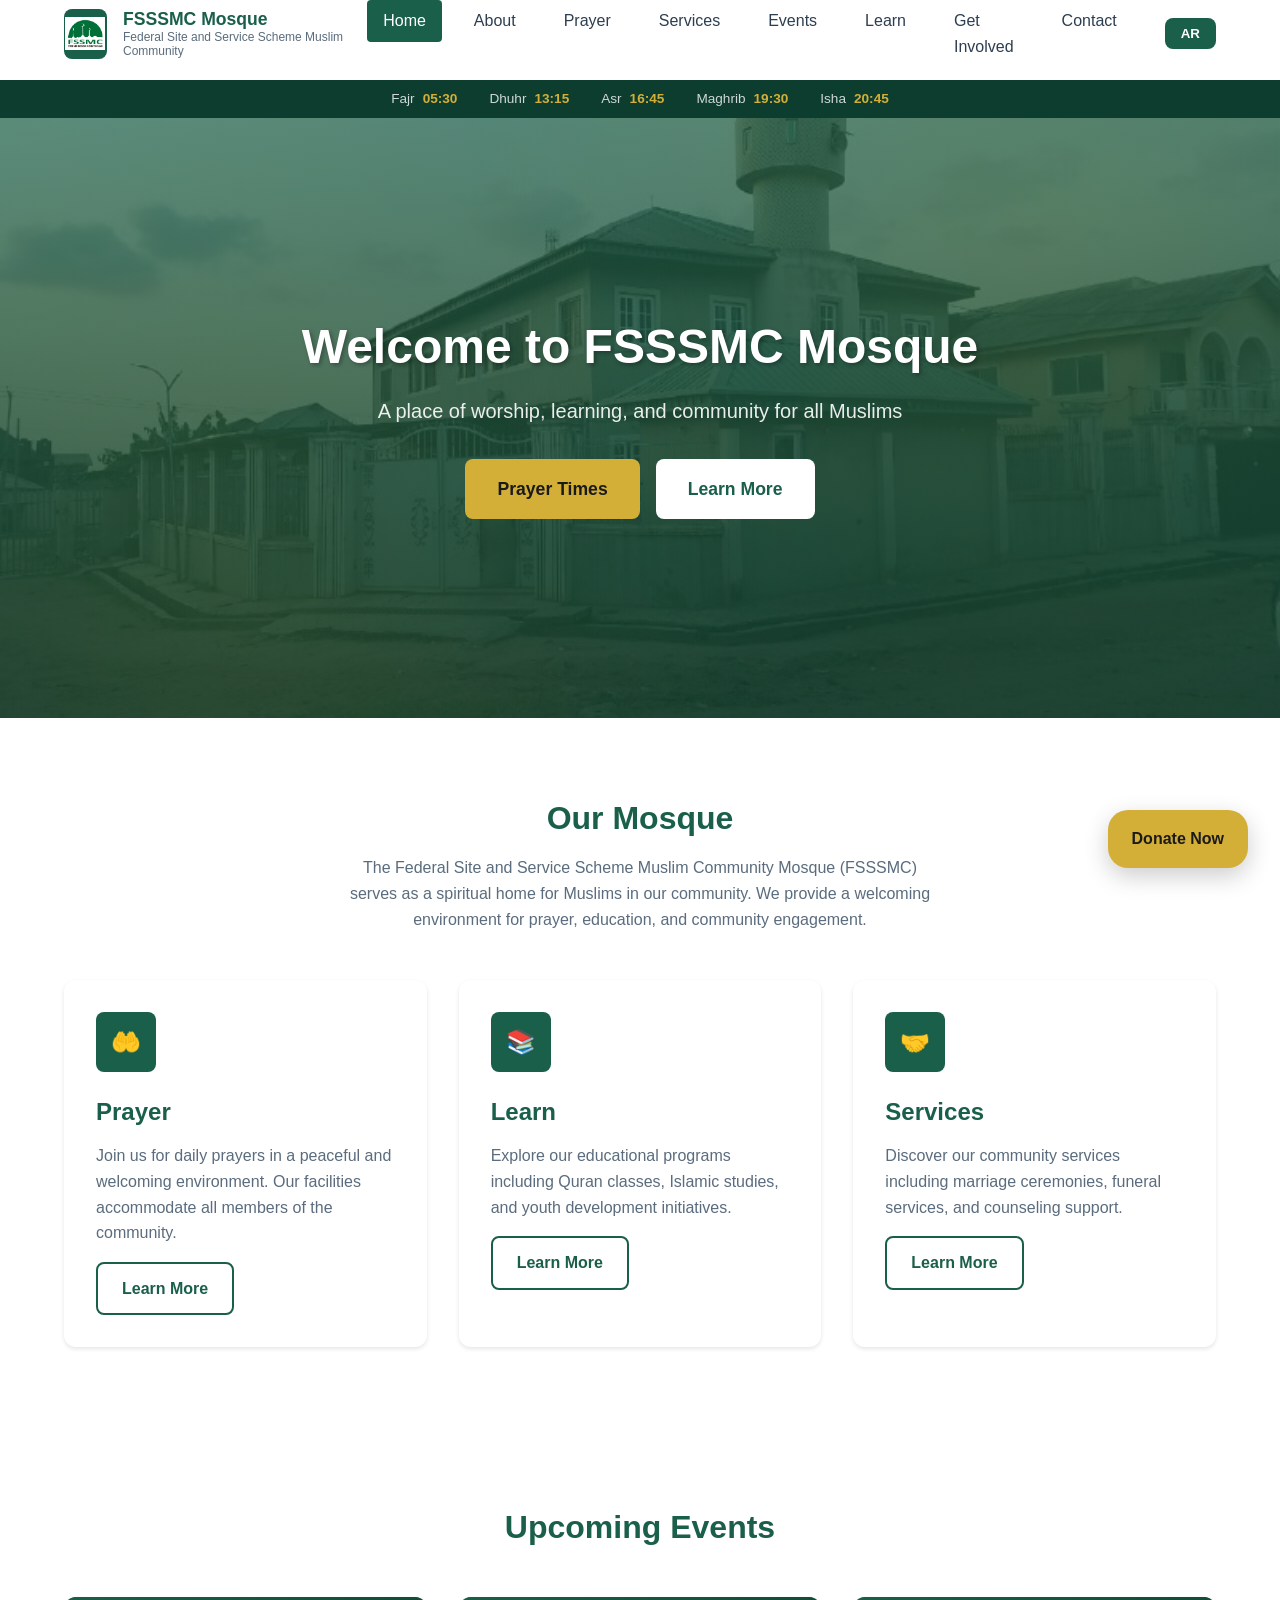
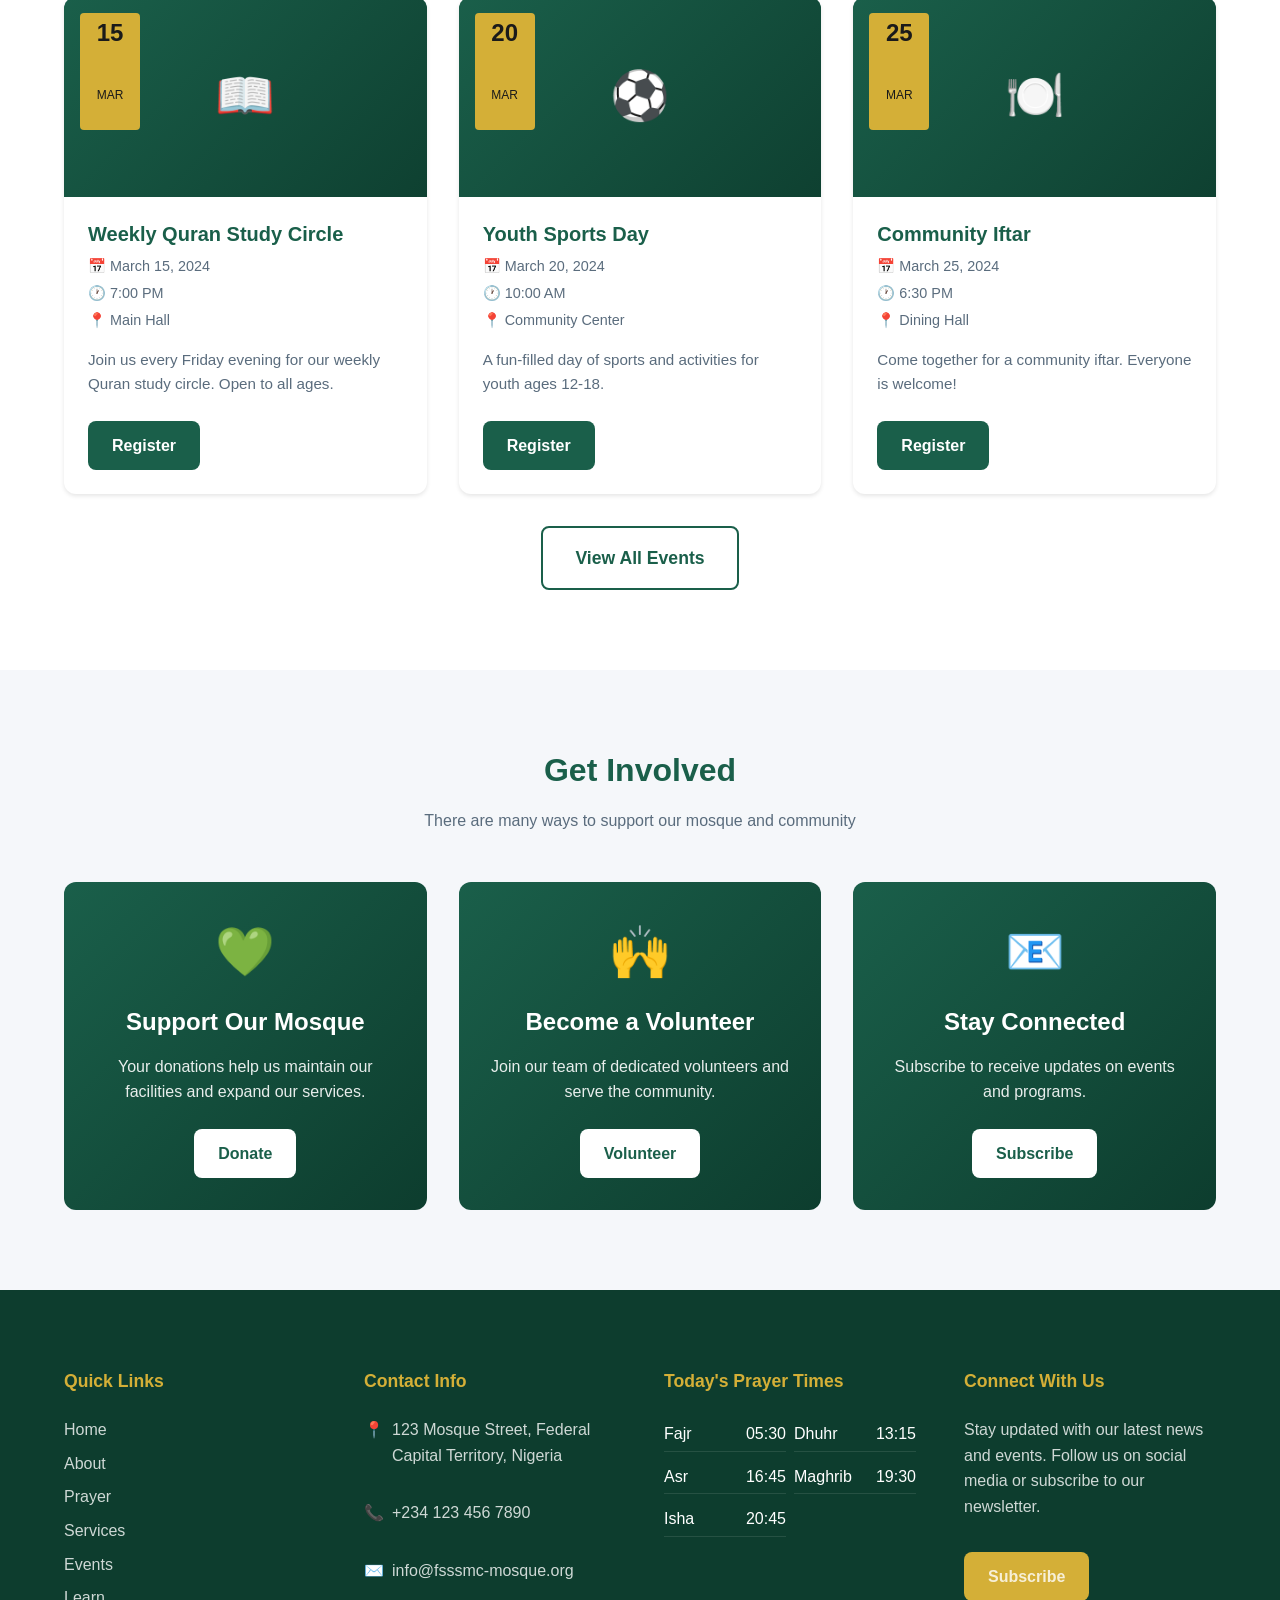
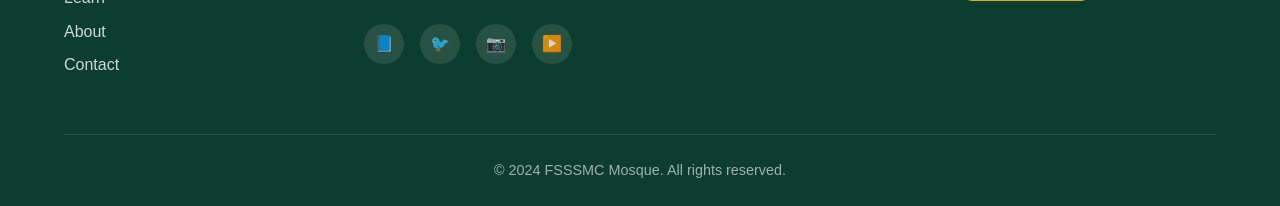
<file: fsssmc/fssscm.html/index.html>
<!DOCTYPE html>
<html lang="en" dir="ltr">
<head>
  <meta charset="UTF-8">
  <meta name="viewport" content="width=device-width, initial-scale=1.0">
  <meta name="description" content="Federal Site and Service Scheme Muslim Community Mosque - A place of worship, learning, and community for all Muslims">
  <meta name="keywords" content="mosque, islam, prayer, muslim, community, FSSSMC">
  <meta name="author" content="FSSSMC Mosque">
  <meta name="theme-color" content="#1a5f4a">
  
  <title>FSSSMC Mosque - Home</title>
  
  <!-- Favicon -->
 <link rel="icon" type="image/png" href="weblogo.png">
 

  <!-- Stylesheet -->
  <link rel="stylesheet" href="css/style.css">
</head>
<body>
   <!-- Prayer Times Ticker -->
  <div class="prayer-ticker">
    <div class="container">
      <div class="prayer-ticker-content">
        <div class="prayer-ticker-item">
          <span class="prayer-ticker-label" data-i18n="prayer_fajr">Fajr:</span>
          <span class="prayer-ticker-time" data-prayer="fajr">05:56</span>
        </div>
        <div class="prayer-ticker-item">
          <span class="prayer-ticker-label" data-i18n="prayer_dhuhr">Dhuhr:</span>
          <span class="prayer-ticker-time" data-prayer="dhuhr">12:56</span>
        </div>
        <div class="prayer-ticker-item">
          <span class="prayer-ticker-label" data-i18n="prayer_asr">Asr:</span>
          <span class="prayer-ticker-time" data-prayer="asr">16:08</span>
        </div>
        <div class="prayer-ticker-item">
          <span class="prayer-ticker-label" data-i18n="prayer_maghrib">Maghrib:</span>
          <span class="prayer-ticker-time" data-prayer="maghrib">18:58</span>
        </div>
        <div class="prayer-ticker-item">
          <span class="prayer-ticker-label" data-i18n="prayer_isha">Isha:</span>
          <span class="prayer-ticker-time" data-prayer="isha">19:55</span>
        </div>
      </div>
    </div>
  </div>
  
  <!-- Header -->
  <header class="header" role="banner">
    <div class="header-container">
      <!-- Logo -->
      <a href="index.html" class="logo" aria-label="FSSSMC Mosque Home">
        <div class="logo-icon">
  <img src="sumayyah.png" alt="FSSSMC Logo">
</div>
        <div class="logo-text">
          <span class="logo-title" data-i18n="logo_title">FSSSMC Mosque</span>
          <span class="logo-subtitle" data-i18n="logo_subtitle">Federal Site and Service Scheme Muslim Community</span>
        </div>
      </a>
      
      <!-- Navigation -->
      <nav class="nav" role="navigation" aria-label="Main Navigation">
        <ul class="nav-menu">
          <li><a href="index.html" class="nav-link active" data-i18n="nav_home">Home</a></li>
          <li><a href="about.html" class="nav-link" data-i18n="nav_about">About</a></li>
          <li><a href="prayer.html" class="nav-link" data-i18n="nav_prayer">Prayer</a></li>
          <li><a href="services.html" class="nav-link" data-i18n="nav_services">Services</a></li>
          <li><a href="events.html" class="nav-link" data-i18n="nav_events">Events</a></li>
          <li><a href="learn.html" class="nav-link" data-i18n="nav_learn">Learn</a></li>
          <li><a href="get-involved.html" class="nav-link" data-i18n="nav_get_involved">Get Involved</a></li>
          <li><a href="contact.html" class="nav-link" data-i18n="nav_contact">Contact</a></li>
        </ul>
        
        <!-- Header Actions -->
        <div class="header-actions">
          <button class="lang-toggle" type="button" aria-label="Toggle Language">AR</button>
        </div>
      </nav>
      
      <!-- Hamburger Menu -->
      <button class="hamburger" type="button" aria-label="Toggle Menu" aria-expanded="false">
        <span></span>
        <span></span>
        <span></span>
      </button>
    </div>
  </header>
  
  <!-- Main Content -->
  <main role="main">
    <!-- Hero Section -->
    <section class="hero" aria-label="Welcome">
      <div class="hero-content">
        <h1 class="hero-title" data-i18n="hero_title">Welcome to FSSSMC Mosque</h1>
        <p class="hero-subtitle" data-i18n="hero_subtitle">A place of worship, learning, and community for all Muslims</p>
        <div class="hero-cta">
          <a href="prayer.html" class="btn btn-secondary btn-lg" data-i18n="hero_cta_primary">Prayer Times</a>
          <a href="about.html" class="btn btn-white btn-lg" data-i18n="hero_cta_secondary">Learn More</a>
        </div>
      </div>
    </section>
    
    <!-- Introduction Section -->
    <section class="section" aria-labelledby="intro-heading">
      <div class="container">
        <div class="section-header reveal">
          <h2 id="intro-heading" data-i18n="home_intro_title">Our Mosque</h2>
          <p data-i18n="home_intro_text">The Federal Site and Service Scheme Muslim Community Mosque (FSSSMC) serves as a spiritual home for Muslims in our community. We provide a welcoming environment for prayer, education, and community engagement.</p>
        </div>
        
        <!-- Info Cards -->
        <div class="info-cards">
          <div class="info-card reveal">
            <div class="info-card-icon">🤲</div>
            <h3 data-i18n="nav_prayer">Prayer</h3>
            <p>Join us for daily prayers in a peaceful and welcoming environment. Our facilities accommodate all members of the community.</p>
            <a href="prayer.html" class="btn btn-outline" data-i18n="learn_more">Learn More</a>
          </div>
          
          <div class="info-card reveal">
            <div class="info-card-icon">📚</div>
            <h3 data-i18n="nav_learn">Learn</h3>
            <p>Explore our educational programs including Quran classes, Islamic studies, and youth development initiatives.</p>
            <a href="learn.html" class="btn btn-outline" data-i18n="learn_more">Learn More</a>
          </div>
          
          <div class="info-card reveal">
            <div class="info-card-icon">🤝</div>
            <h3 data-i18n="nav_services">Services</h3>
            <p>Discover our community services including marriage ceremonies, funeral services, and counseling support.</p>
            <a href="services.html" class="btn btn-outline" data-i18n="learn_more">Learn More</a>
          </div>
        </div>
      </div>
    </section>
    
    
    <!-- Upcoming Events Section -->
    <section class="section" aria-labelledby="events-heading">
      <div class="container">
        <div class="section-header reveal">
          <h2 id="events-heading" data-i18n="home_events_title">Upcoming Events</h2>
        </div>
        
        <div class="events-grid">
          <!-- Event Card 1 -->
          <article class="event-card reveal">
            <div class="event-image">
              <span>📖</span>
              <div class="event-date-badge">
                <span class="event-date-day">15</span>
                <span class="event-date-month">MAR</span>
              </div>
            </div>
            <div class="event-content">
              <h3 class="event-title">Weekly Quran Study Circle</h3>
              <div class="event-meta">
                <span class="event-meta-item">📅 March 15, 2024</span>
                <span class="event-meta-item">🕐 7:00 PM</span>
                <span class="event-meta-item">📍 Main Hall</span>
              </div>
              <p class="event-description">Join us every Friday evening for our weekly Quran study circle. Open to all ages.</p>
              <a href="events.html" class="btn btn-primary" data-i18n="register">Register</a>
            </div>
          </article>
          
          <!-- Event Card 2 -->
          <article class="event-card reveal">
            <div class="event-image">
              <span>⚽</span>
              <div class="event-date-badge">
                <span class="event-date-day">20</span>
                <span class="event-date-month">MAR</span>
              </div>
            </div>
            <div class="event-content">
              <h3 class="event-title">Youth Sports Day</h3>
              <div class="event-meta">
                <span class="event-meta-item">📅 March 20, 2024</span>
                <span class="event-meta-item">🕐 10:00 AM</span>
                <span class="event-meta-item">📍 Community Center</span>
              </div>
              <p class="event-description">A fun-filled day of sports and activities for youth ages 12-18.</p>
              <a href="events.html" class="btn btn-primary" data-i18n="register">Register</a>
            </div>
          </article>
          
          <!-- Event Card 3 -->
          <article class="event-card reveal">
            <div class="event-image">
              <span>🍽️</span>
              <div class="event-date-badge">
                <span class="event-date-day">25</span>
                <span class="event-date-month">MAR</span>
              </div>
            </div>
            <div class="event-content">
              <h3 class="event-title">Community Iftar</h3>
              <div class="event-meta">
                <span class="event-meta-item">📅 March 25, 2024</span>
                <span class="event-meta-item">🕐 6:30 PM</span>
                <span class="event-meta-item">📍 Dining Hall</span>
              </div>
              <p class="event-description">Come together for a community iftar. Everyone is welcome!</p>
              <a href="events.html" class="btn btn-primary" data-i18n="register">Register</a>
            </div>
          </article>
        </div>
        
        <div class="text-center" style="margin-top: 2rem;">
          <a href="events.html" class="btn btn-outline btn-lg" data-i18n="home_events_view_all">View All Events</a>
        </div>
      </div>
    </section>
    
    <!-- Call to Action Blocks -->
    <section class="section section-alt" aria-labelledby="cta-heading">
      <div class="container">
        <div class="section-header reveal">
          <h2 id="cta-heading">Get Involved</h2>
          <p>There are many ways to support our mosque and community</p>
        </div>
        
        <div class="cta-blocks">
          <div class="cta-block reveal">
            <div class="cta-block-icon">💚</div>
            <h3 class="cta-block-title" data-i18n="home_cta_donate">Support Our Mosque</h3>
            <p class="cta-block-text" data-i18n="home_cta_donate_text">Your donations help us maintain our facilities and expand our services.</p>
            <a href="get-involved.html#donate" class="btn" data-i18n="donate">Donate</a>
          </div>
          
          <div class="cta-block reveal">
            <div class="cta-block-icon">🙌</div>
            <h3 class="cta-block-title" data-i18n="home_cta_volunteer">Become a Volunteer</h3>
            <p class="cta-block-text" data-i18n="home_cta_volunteer_text">Join our team of dedicated volunteers and serve the community.</p>
            <a href="get-involved.html#volunteer" class="btn" data-i18n="volunteer">Volunteer</a>
          </div>
          
          <div class="cta-block reveal">
            <div class="cta-block-icon">📧</div>
            <h3 class="cta-block-title" data-i18n="home_cta_newsletter">Stay Connected</h3>
            <p class="cta-block-text" data-i18n="home_cta_newsletter_text">Subscribe to receive updates on events and programs.</p>
            <a href="contact.html#newsletter" class="btn" data-i18n="subscribe">Subscribe</a>
          </div>
        </div>
      </div>
    </section>
  </main>
  
  <!-- Footer -->
  <footer class="footer" role="contentinfo">
    <div class="container">
      <div class="footer-grid">

 <!-- Quick Links -->
        <div class="footer-section">
          <h4 data-i18n="footer_links">Quick Links</h4>
          <ul class="footer-links">
             <li><a href="index.html" data-i18n="nav_index">Home</a></li>
            <li><a href="about.html" data-i18n="nav_about">About</a></li>
            <li><a href="prayer.html" data-i18n="nav_prayer">Prayer Times</a></li>
            <li><a href="services.html" data-i18n="nav_services">Services</a></li>
            <li><a href="events.html" data-i18n="nav_events">Events</a></li>
            <li><a href="learn.html" data-i18n="nav_learn">Learn</a></li>
             <li><a href="get-involved.html" data-i18n="nav_about">Get Involved</a></li>
            <li><a href="contact.html" data-i18n="nav_contact">Contact</a></li>
          </ul>
        </div>

        <!-- Contact Info -->
        <div class="footer-section">
          <h4 data-i18n="footer_contact">Contact Info</h4>
          <div class="footer-contact-item">
            <span>📍</span>
            <p>123 Mosque Street, Federal Capital Territory, Nigeria</p>
          </div>
          <div class="footer-contact-item">
            <span>📞</span>
            <p>+234 123 456 7890</p>
          </div>
          <div class="footer-contact-item">
            <span>✉️</span>
            <p>info@fsssmc-mosque.org</p>
          </div>
          <div class="footer-social">
            <a href="#" class="footer-social-link" aria-label="Facebook">📘</a>
            <a href="#" class="footer-social-link" aria-label="Twitter">🐦</a>
            <a href="#" class="footer-social-link" aria-label="Instagram">📷</a>
            <a href="#" class="footer-social-link" aria-label="YouTube">▶️</a>
          </div>
        </div>
        
        <!-- Prayer Times -->
        <div class="footer-section">
          <h4 data-i18n="footer_prayer">Today's Prayer Times</h4>
          <div class="footer-prayer-times">
            <div class="footer-prayer-item">
              <span data-i18n="prayer_fajr">Fajr</span>
              <span data-prayer="fajr">05:56</span>
            </div>
            <div class="footer-prayer-item">
              <span data-i18n="prayer_dhuhr">Dhuhr</span>
              <span data-prayer="dhuhr">12:56</span>
            </div>
            <div class="footer-prayer-item">
              <span data-i18n="prayer_asr">Asr</span>
              <span data-prayer="asr">16:08</span>
            </div>
            <div class="footer-prayer-item">
              <span data-i18n="prayer_maghrib">Maghrib</span>
              <span data-prayer="maghrib">18:58</span>
            </div>
            <div class="footer-prayer-item">
              <span data-i18n="prayer_isha">Isha</span>
              <span data-prayer="isha">19:55</span>
            </div>
          </div>
        </div>
        
        <!-- Connect -->
        <div class="footer-section">
          <h4 data-i18n="footer_connect">Connect With Us</h4>
          <p>Stay updated with our latest news and events. Follow us on social media or subscribe to our newsletter.</p>
          <a href="contact.html#newsletter" class="btn btn-secondary" style="margin-top: 1rem;" data-i18n="subscribe">Subscribe</a>
        </div>
      </div>
      
      <div class="footer-bottom">
        <p data-i18n="footer_copyright">© 2024 FSSSMC Mosque. All rights reserved.</p>
      </div>
    </div>
  </footer>
  
  <!-- Sticky Donate Button -->
  <a href="get-involved.html#donate" class="donate-btn-sticky" data-i18n="donate_sticky">Donate Now</a>
  
  <!-- JavaScript -->
  <script src="js/script.js"></script>
</body>
</html>
</file>
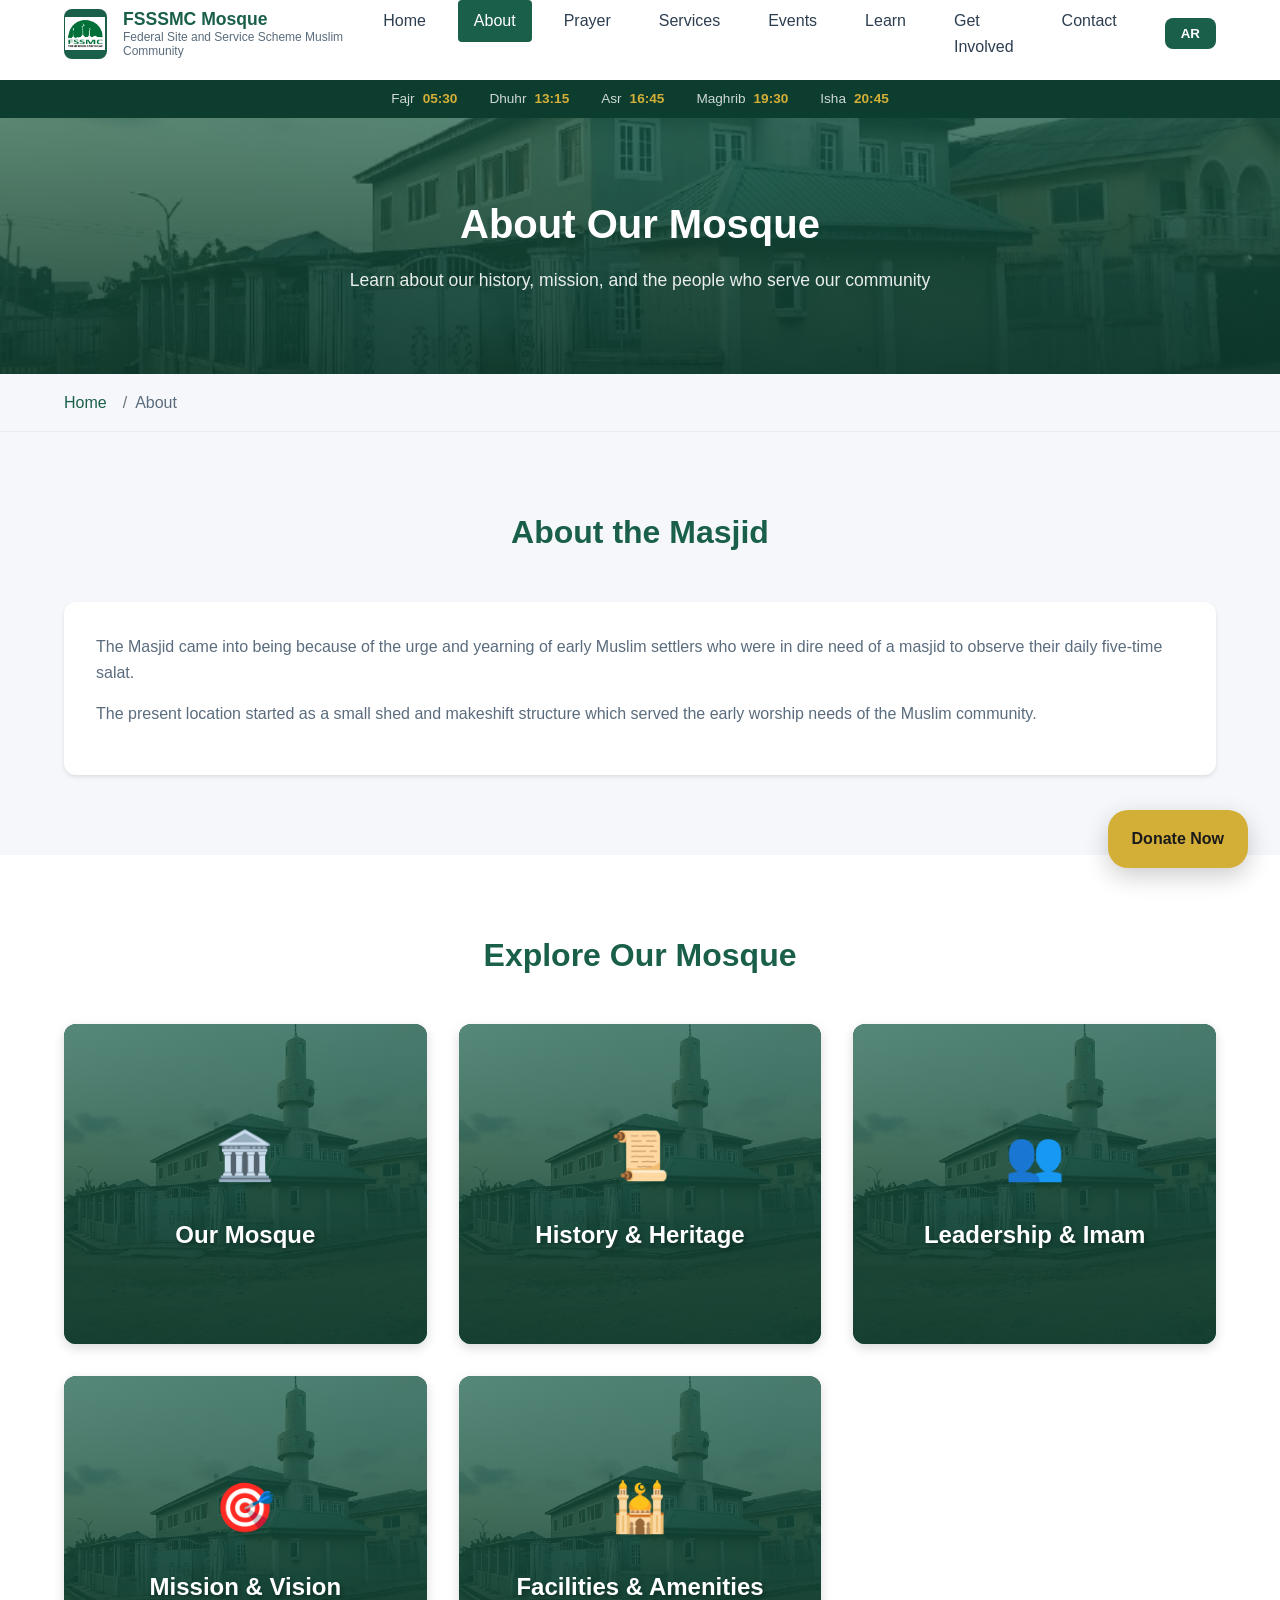
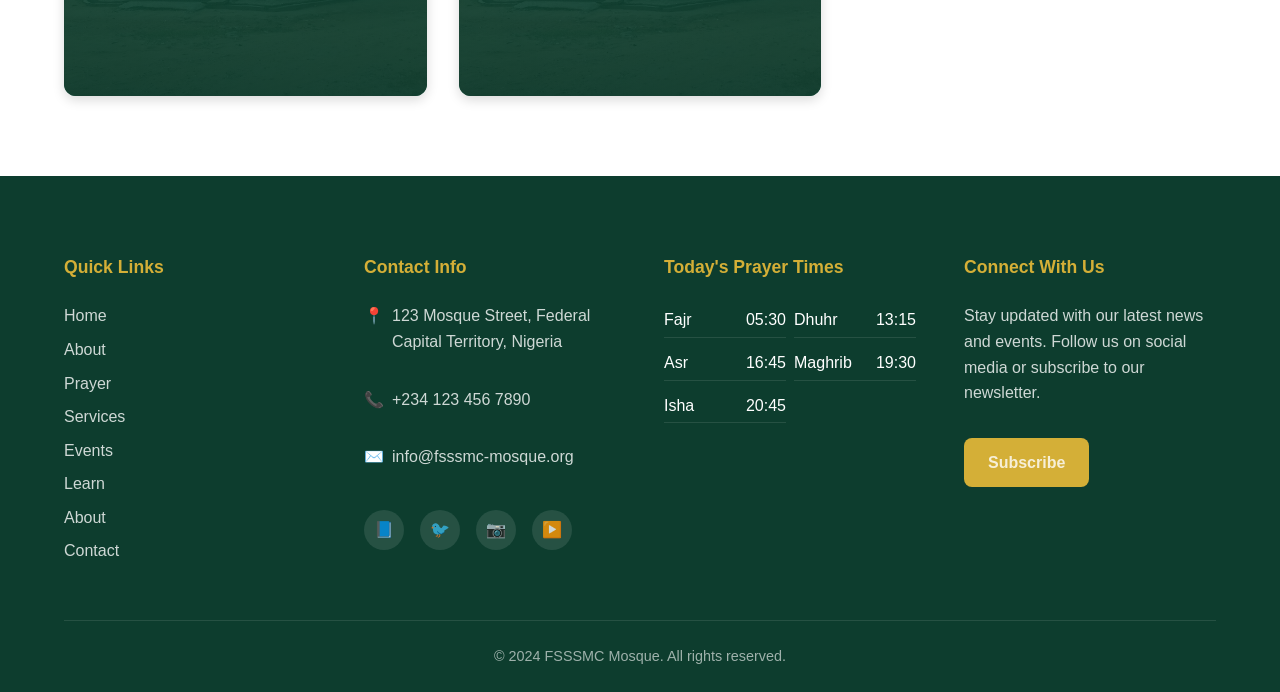
<file: fsssmc/fssscm.html/about.html>
<!DOCTYPE html>
<html lang="en" dir="ltr">
<head>
  <meta charset="UTF-8">
  <meta name="viewport" content="width=device-width, initial-scale=1.0">
  <meta name="description" content="Learn about FSSSMC Mosque - Our history, mission, leadership, and facilities">
  <meta name="keywords" content="mosque, about, history, mission, imam, leadership">
  <meta name="author" content="FSSSMC Mosque">
  <meta name="theme-color" content="#1a5f4a">
  
  <title>About - FSSSMC Mosque</title>
  
  <!-- Favicon -->
  <link rel="icon" type="image/png" href="weblogo.png">
  
  <!-- Stylesheet -->
  <link rel="stylesheet" href="css/style.css">
</head>
<body>
   <!-- Prayer Times Ticker -->
  <div class="prayer-ticker">
    <div class="container">
      <div class="prayer-ticker-content">
        <div class="prayer-ticker-item">
          <span class="prayer-ticker-label" data-i18n="prayer_fajr">Fajr:</span>
          <span class="prayer-ticker-time" data-prayer="fajr">05:56</span>
        </div>
        <div class="prayer-ticker-item">
          <span class="prayer-ticker-label" data-i18n="prayer_dhuhr">Dhuhr:</span>
          <span class="prayer-ticker-time" data-prayer="dhuhr">12:56</span>
        </div>
        <div class="prayer-ticker-item">
          <span class="prayer-ticker-label" data-i18n="prayer_asr">Asr:</span>
          <span class="prayer-ticker-time" data-prayer="asr">16:08</span>
        </div>
        <div class="prayer-ticker-item">
          <span class="prayer-ticker-label" data-i18n="prayer_maghrib">Maghrib:</span>
          <span class="prayer-ticker-time" data-prayer="maghrib">18:58</span>
        </div>
        <div class="prayer-ticker-item">
          <span class="prayer-ticker-label" data-i18n="prayer_isha">Isha:</span>
          <span class="prayer-ticker-time" data-prayer="isha">19:55</span>
        </div>
      </div>
    </div>
  </div>
  
  <!-- Header -->
  <header class="header" role="banner">
    <div class="header-container">
      <!-- Logo -->
      <a href="index.html" class="logo" aria-label="FSSSMC Mosque Home">
        <div class="logo-icon">
  <img src="sumayyah.png" alt="FSSSMC Logo">
</div>
        <div class="logo-text">
          <span class="logo-title" data-i18n="logo_title">FSSSMC Mosque</span>
          <span class="logo-subtitle" data-i18n="logo_subtitle">Federal Site and Service Scheme Muslim Community</span>
        </div>
      </a>
      
      <!-- Navigation -->
      <nav class="nav" role="navigation" aria-label="Main Navigation">
        <ul class="nav-menu">
          <li><a href="index.html" class="nav-link" data-i18n="nav_home">Home</a></li>
          <li><a href="about.html" class="nav-link active" data-i18n="nav_about">About</a></li>
          <li><a href="prayer.html" class="nav-link" data-i18n="nav_prayer">Prayer</a></li>
          <li><a href="services.html" class="nav-link" data-i18n="nav_services">Services</a></li>
          <li><a href="events.html" class="nav-link" data-i18n="nav_events">Events</a></li>
          <li><a href="learn.html" class="nav-link" data-i18n="nav_learn">Learn</a></li>
          <li><a href="get-involved.html" class="nav-link" data-i18n="nav_get_involved">Get Involved</a></li>
          <li><a href="contact.html" class="nav-link" data-i18n="nav_contact">Contact</a></li>
        </ul>
        
        <!-- Header Actions -->
        <div class="header-actions">
          <button class="lang-toggle" type="button" aria-label="Toggle Language">AR</button>
        </div>
      </nav>
      
      <!-- Hamburger Menu -->
      <button class="hamburger" type="button" aria-label="Toggle Menu" aria-expanded="false">
        <span></span>
        <span></span>
        <span></span>
      </button>
    </div>
  </header>
  
  <!-- Main Content -->
  <main role="main">
    <!-- Page Header -->
    <section class="page-header" aria-labelledby="page-title">
      <div class="container">
        <h1 id="page-title" data-i18n="about_title">About Our Mosque</h1>
        <p data-i18n="about_subtitle">Learn about our history, mission, and the people who serve our community</p>
      </div>
    </section>
    
    <!-- Breadcrumb -->
    <nav class="breadcrumb" aria-label="Breadcrumb">
      <div class="container">
        <ol class="breadcrumb-list">
          <li class="breadcrumb-item">
            <a href="index.html" class="breadcrumb-link" data-i18n="breadcrumb_home">Home</a>
          </li>
          <li class="breadcrumb-item">
            <span class="breadcrumb-current" data-i18n="nav_about">About</span>
          </li>
        </ol>
      </div>
    </nav>

     <section class="content-section section-alt" aria-labelledby="about-masjid-title">
      <div class="container">
        <div class="section-header">
          <h2 id="about-masjid-title">About the Masjid</h2>
        </div>
        <div class="info-cards">
          <div class="info-card">
            <p>The Masjid came into being because of the urge and yearning of early Muslim settlers who were in dire need of a masjid to observe their daily five-time salat.</p>
            <p>The present location started as a small shed and makeshift structure which served the early worship needs of the Muslim community.</p>
          </div>
        </div>
      </div>
    </section>
    
    <!-- 3D Flip Cards Section -->
    <section class="content-section flip-cards-section" aria-labelledby="sections-heading">
      <div class="container">
        <div class="section-header reveal">
          <h2 id="sections-heading" data-i18n="explore_sections">Explore Our Mosque</h2>
        </div>
        
        <div class="flip-cards-container">
          <!-- Our Mosque Card -->
          <a href="our-mosque.html" class="flip-card-link">
            <div class="flip-card reveal-flip" data-delay="0">
              <div class="flip-card-inner">
                <div class="flip-card-front">
                  <div class="flip-card-bg"></div>
                  <div class="flip-card-overlay"></div>
                  <div class="flip-card-content">
                    <div class="flip-card-icon">🏛️</div>
                    <h3>Our Mosque</h3>
                  </div>
                </div>
                <div class="flip-card-back">
                  <h5><p>Established in 2004, serving the community through worship, education, and social activities.</p></h5>
                </div>
              </div>
            </div>
          </a>

          <!-- History & Heritage Card -->
          <a href="history.html" class="flip-card-link">
            <div class="flip-card reveal-flip" data-delay="100">
              <div class="flip-card-inner">
                <div class="flip-card-front">
                  <div class="flip-card-bg"></div>
                  <div class="flip-card-overlay"></div>
                  <div class="flip-card-content">
                    <div class="flip-card-icon">📜</div>
                    <h3>History & Heritage</h3>
                  </div>
                </div>
                <div class="flip-card-back">
                  <h5>
                  <p>Discover the rich history of the mosque, the journey of early Muslim settlers, and the heritage preserved for the community.</p>
                  </h5>
                </div>
              </div>
            </div>
          </a>

          <!-- Leadership & Imam Card -->
          <a href="leadership.html" class="flip-card-link">
            <div class="flip-card reveal-flip" data-delay="200">
              <div class="flip-card-inner">
                <div class="flip-card-front">
                  <div class="flip-card-bg"></div>
                  <div class="flip-card-overlay"></div>
                  <div class="flip-card-content">
                    <div class="flip-card-icon">👥</div>
                    <h3>Leadership & Imam</h3>
                  </div>
                </div>
                <div class="flip-card-back">
                  <h5><p>Meet the current leadership team including the Imam, Amir, and the executive members guiding the mosque.</p></h5>
                </div>
              </div>
            </div>
          </a>

          <!-- Mission & Vision Card -->
          <a href="vision.html" class="flip-card-link">
            <div class="flip-card reveal-flip" data-delay="300">
              <div class="flip-card-inner">
                <div class="flip-card-front">
                  <div class="flip-card-bg"></div>
                  <div class="flip-card-overlay"></div>
                  <div class="flip-card-content">
                    <div class="flip-card-icon">🎯</div>
                    <h3>Mission & Vision</h3>
                  </div>
                </div>
                <div class="flip-card-back">
                  <h5><p>Our vision is to build strong faith, piety, and mindfulness of Allah. Our mission focuses on teaching Quran & Sunnah.</p>>
                </div>
              </div>
            </div>
          </a>

          <!-- Facilities & Amenities Card -->
          <a href="facilities.html" class="flip-card-link">
            <div class="flip-card reveal-flip" data-delay="400">
              <div class="flip-card-inner">
                <div class="flip-card-front">
                  <div class="flip-card-bg"></div>
                  <div class="flip-card-overlay"></div>
                  <div class="flip-card-content">
                    <div class="flip-card-icon">🕌</div>
                    <h3>Facilities & Amenities</h3>
                  </div>
                </div>
                <div class="flip-card-back">
                  <h5><p>Explore our modern facilities, prayer halls, classrooms, and spaces dedicated to worship, learning, and community services.</p></h5>
                </div>
              </div>
            </div>
          </a>
        </div>
      </div>
    </section>

  </main>
  
  <!-- Footer -->
  <footer class="footer" role="contentinfo">
    <div class="container">
      <div class="footer-grid">

 <!-- Quick Links -->
        <div class="footer-section">
          <h4 data-i18n="footer_links">Quick Links</h4>
          <ul class="footer-links">
             <li><a href="index.html" data-i18n="nav_index">Home</a></li>
            <li><a href="about.html" data-i18n="nav_about">About</a></li>
            <li><a href="prayer.html" data-i18n="nav_prayer">Prayer Times</a></li>
            <li><a href="services.html" data-i18n="nav_services">Services</a></li>
            <li><a href="events.html" data-i18n="nav_events">Events</a></li>
            <li><a href="learn.html" data-i18n="nav_learn">Learn</a></li>
             <li><a href="get-involved.html" data-i18n="nav_about">Get Involved</a></li>
            <li><a href="contact.html" data-i18n="nav_contact">Contact</a></li>
          </ul>
        </div>

        <!-- Contact Info -->
        <div class="footer-section">
          <h4 data-i18n="footer_contact">Contact Info</h4>
          <div class="footer-contact-item">
            <span>📍</span>
            <p>123 Mosque Street, Federal Capital Territory, Nigeria</p>
          </div>
          <div class="footer-contact-item">
            <span>📞</span>
            <p>+234 123 456 7890</p>
          </div>
          <div class="footer-contact-item">
            <span>✉️</span>
            <p>info@fsssmc-mosque.org</p>
          </div>
          <div class="footer-social">
            <a href="#" class="footer-social-link" aria-label="Facebook">📘</a>
            <a href="#" class="footer-social-link" aria-label="Twitter">🐦</a>
            <a href="#" class="footer-social-link" aria-label="Instagram">📷</a>
            <a href="#" class="footer-social-link" aria-label="YouTube">▶️</a>
          </div>
        </div>
        
        <!-- Prayer Times -->
        <div class="footer-section">
          <h4 data-i18n="footer_prayer">Today's Prayer Times</h4>
          <div class="footer-prayer-times">
            <div class="footer-prayer-item">
              <span data-i18n="prayer_fajr">Fajr</span>
              <span data-prayer="fajr">05:56</span>
            </div>
            <div class="footer-prayer-item">
              <span data-i18n="prayer_dhuhr">Dhuhr</span>
              <span data-prayer="dhuhr">12:56</span>
            </div>
            <div class="footer-prayer-item">
              <span data-i18n="prayer_asr">Asr</span>
              <span data-prayer="asr">16:08</span>
            </div>
            <div class="footer-prayer-item">
              <span data-i18n="prayer_maghrib">Maghrib</span>
              <span data-prayer="maghrib">18:58</span>
            </div>
            <div class="footer-prayer-item">
              <span data-i18n="prayer_isha">Isha</span>
              <span data-prayer="isha">19:55</span>
            </div>
          </div>
        </div>
        
        <!-- Connect -->
        <div class="footer-section">
          <h4 data-i18n="footer_connect">Connect With Us</h4>
          <p>Stay updated with our latest news and events. Follow us on social media or subscribe to our newsletter.</p>
          <a href="contact.html#newsletter" class="btn btn-secondary" style="margin-top: 1rem;" data-i18n="subscribe">Subscribe</a>
        </div>
      </div>
      
      <div class="footer-bottom">
        <p data-i18n="footer_copyright">© 2024 FSSSMC Mosque. All rights reserved.</p>
      </div>
    </div>
  </footer>
  
  <!-- Sticky Donate Button -->
  <a href="get-involved.html#donate" class="donate-btn-sticky" data-i18n="donate_sticky">Donate Now</a>
  
  <!-- JavaScript -->
  <script src="js/script.js"></script>
</body>
</html>
</file>
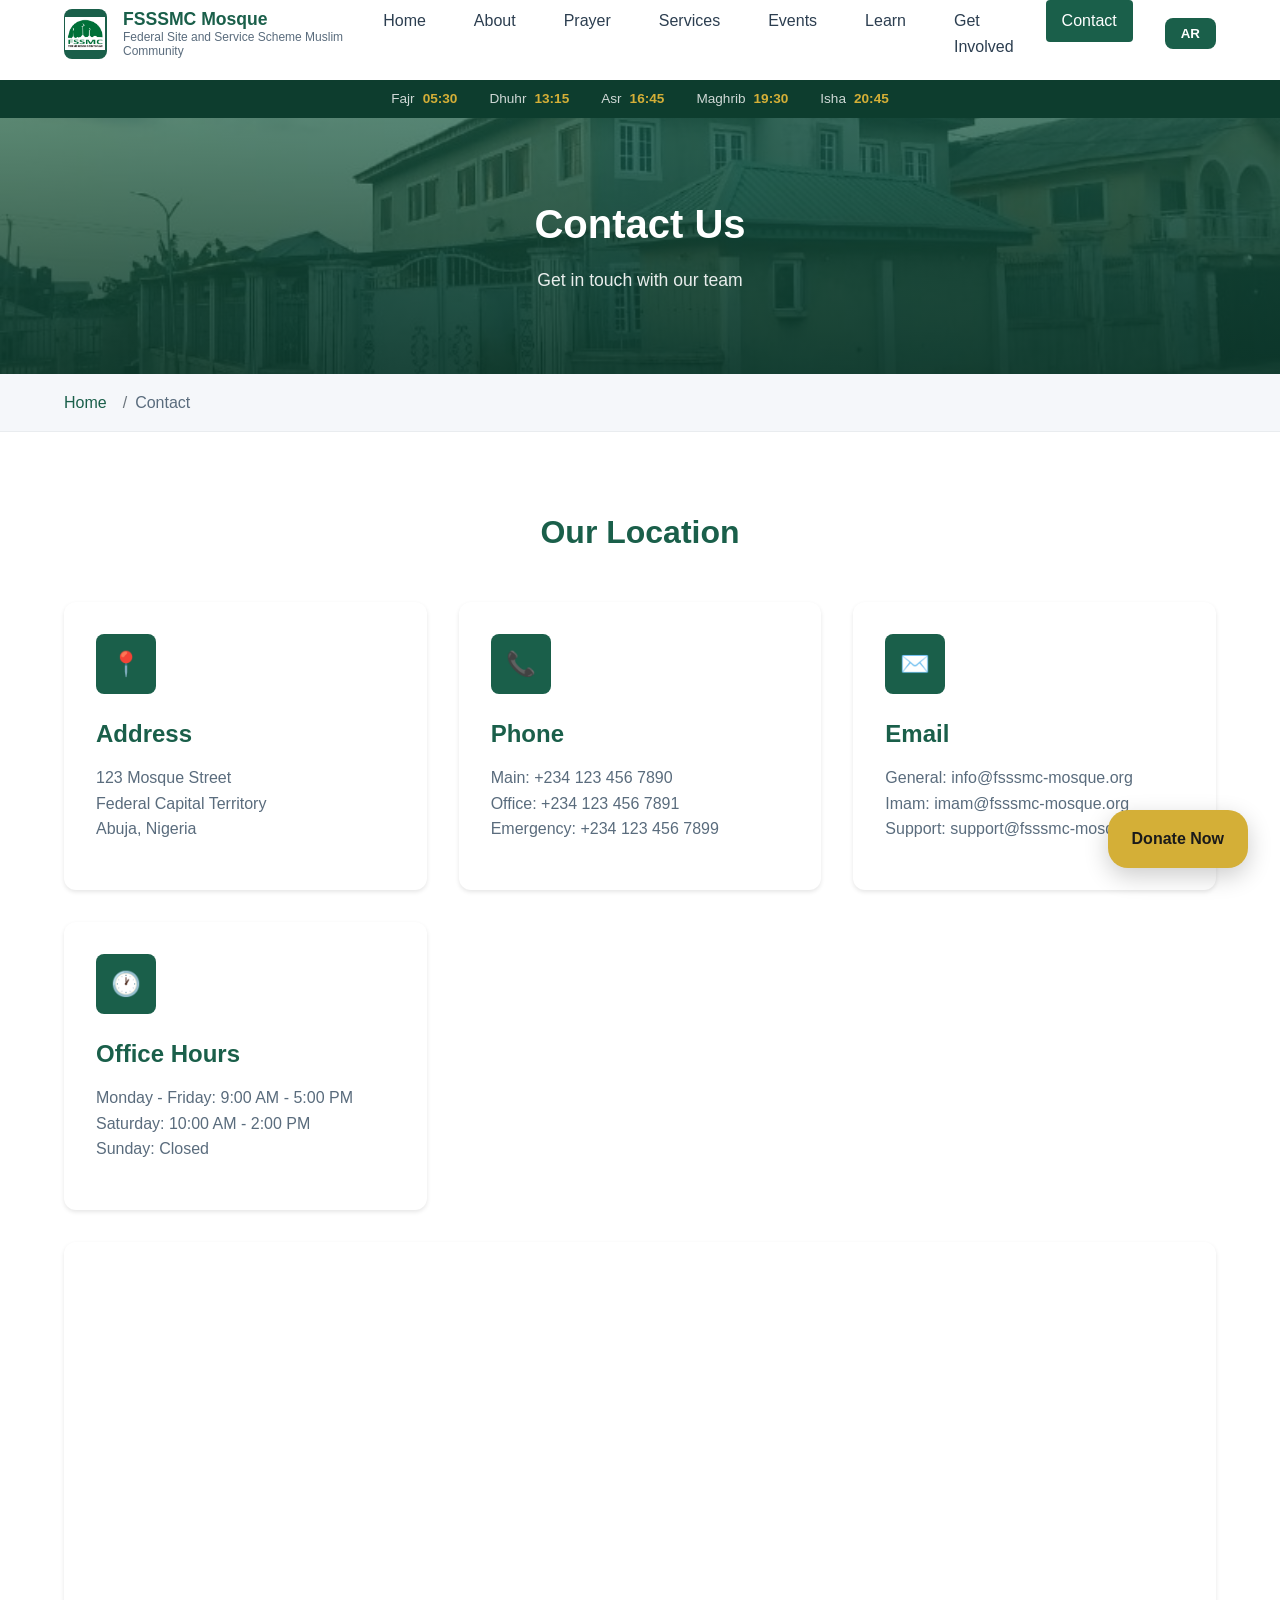
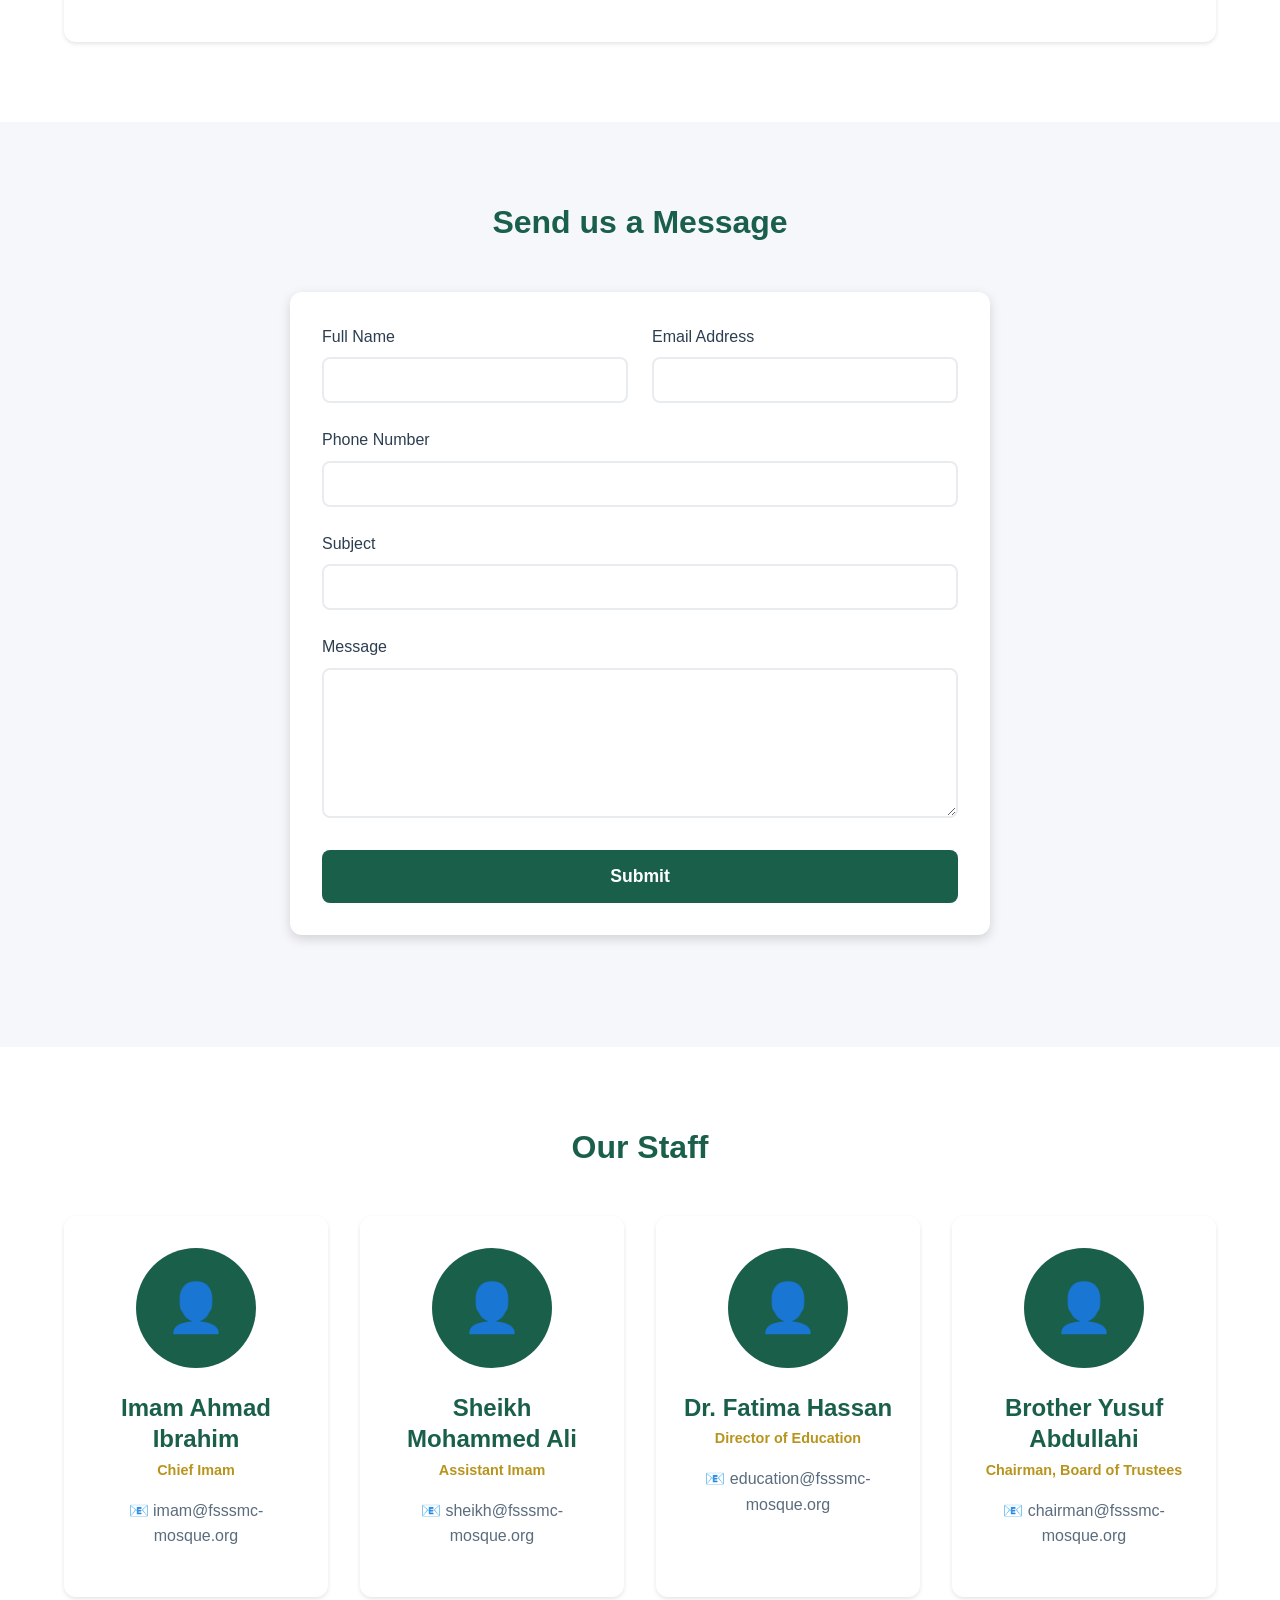
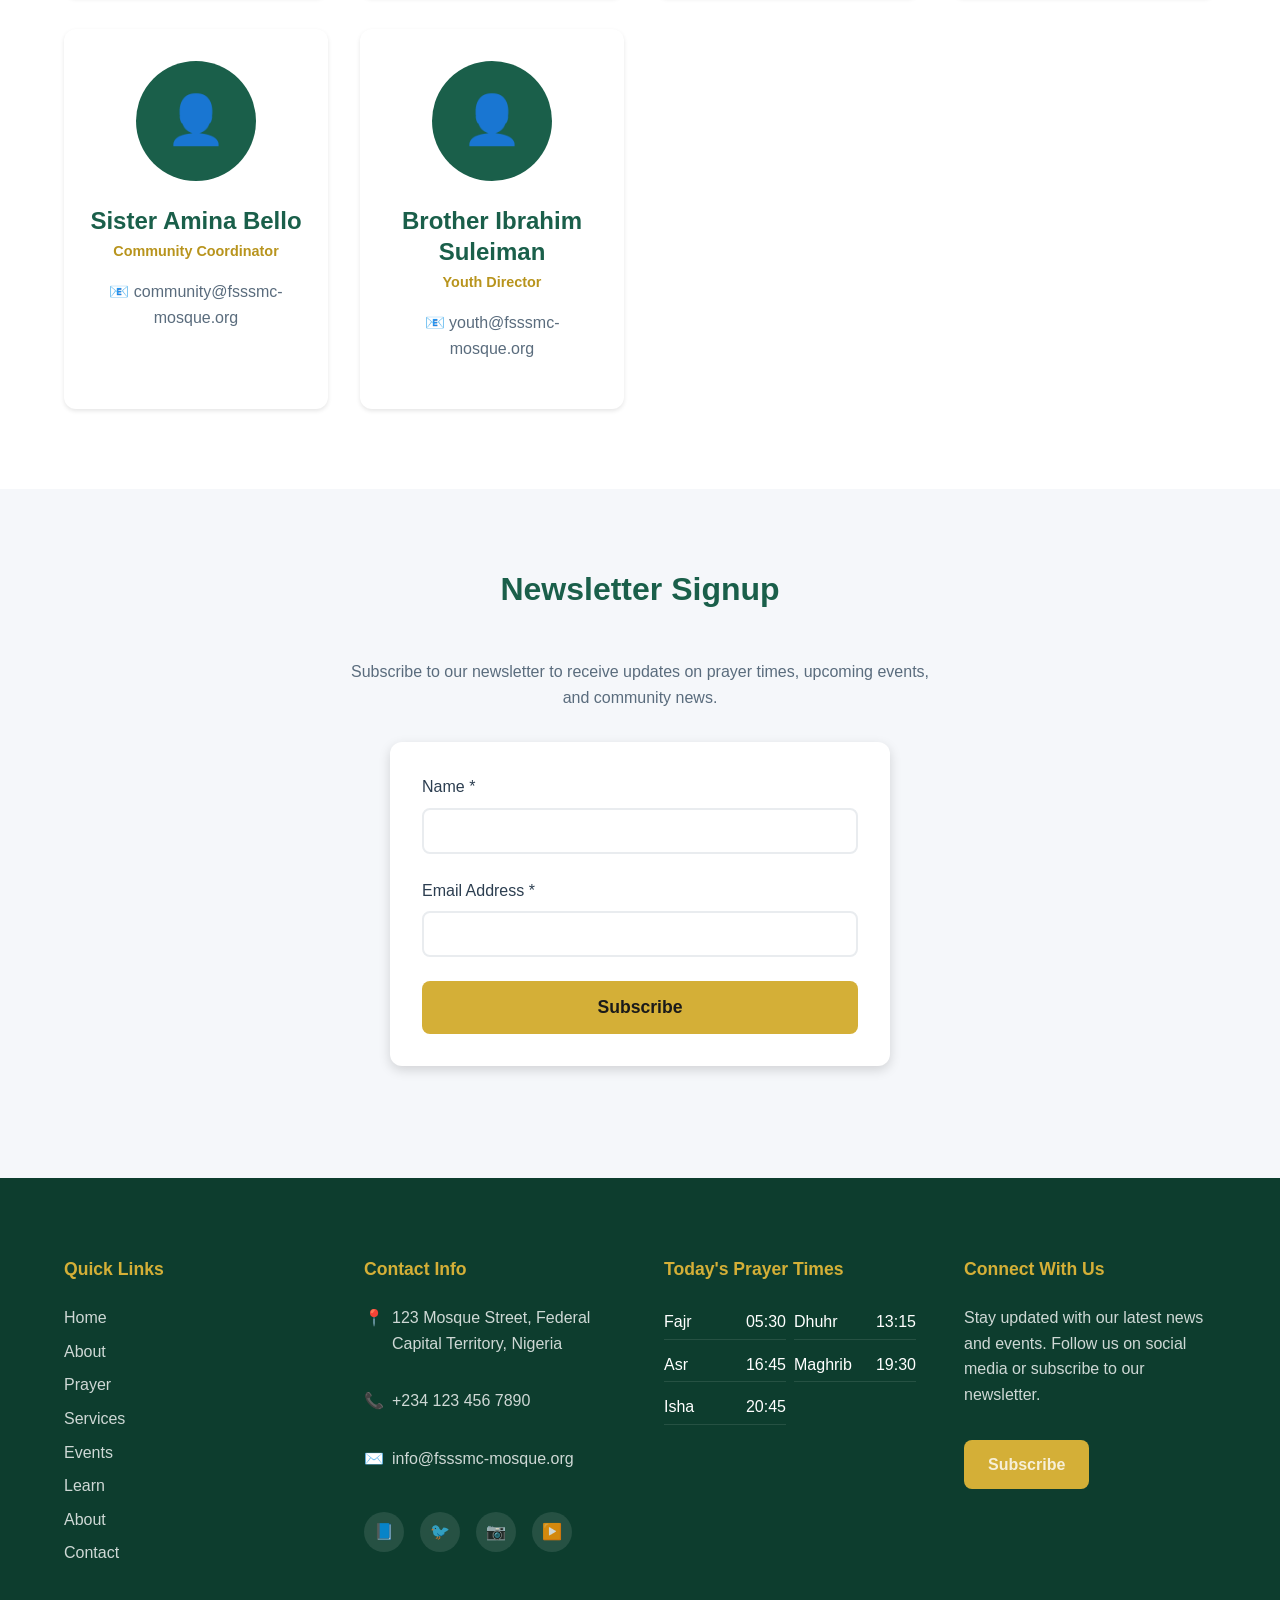
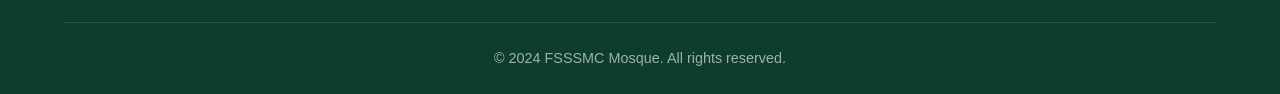
<file: fsssmc/fssscm.html/contact.html>
<!DOCTYPE html>
<html lang="en" dir="ltr">
<head>
  <meta charset="UTF-8">
  <meta name="viewport" content="width=device-width, initial-scale=1.0">
  <meta name="description" content="Contact FSSSMC Mosque - Location, Contact Form, Staff Directory">
  <meta name="keywords" content="contact mosque, mosque location, mosque phone, mosque email">
  <meta name="author" content="FSSSMC Mosque">
  <meta name="theme-color" content="#1a5f4a">
  
  <title>Contact - FSSSMC Mosque</title>
  
  <!-- Favicon -->
  <link rel="icon" type="image/png" href="weblogo.png">
  
  <!-- Stylesheet -->
  <link rel="stylesheet" href="css/style.css">
</head>
<body>
  <!-- Prayer Times Ticker -->
  <div class="prayer-ticker">
    <div class="container">
      <div class="prayer-ticker-content">
        <div class="prayer-ticker-item">
          <span class="prayer-ticker-label" data-i18n="prayer_fajr">Fajr:</span>
          <span class="prayer-ticker-time" data-prayer="fajr">05:56</span>
        </div>
        <div class="prayer-ticker-item">
          <span class="prayer-ticker-label" data-i18n="prayer_dhuhr">Dhuhr:</span>
          <span class="prayer-ticker-time" data-prayer="dhuhr">12:56</span>
        </div>
        <div class="prayer-ticker-item">
          <span class="prayer-ticker-label" data-i18n="prayer_asr">Asr:</span>
          <span class="prayer-ticker-time" data-prayer="asr">16:08</span>
        </div>
        <div class="prayer-ticker-item">
          <span class="prayer-ticker-label" data-i18n="prayer_maghrib">Maghrib:</span>
          <span class="prayer-ticker-time" data-prayer="maghrib">18:58</span>
        </div>
        <div class="prayer-ticker-item">
          <span class="prayer-ticker-label" data-i18n="prayer_isha">Isha:</span>
          <span class="prayer-ticker-time" data-prayer="isha">19:55</span>
        </div>
      </div>
    </div>
  </div>
  
  <!-- Header -->
  <header class="header" role="banner">
    <div class="header-container">
      <!-- Logo -->
      <a href="index.html" class="logo" aria-label="FSSSMC Mosque Home">
         <div class="logo-icon">
  <img src="sumayyah.png" alt="FSSSMC Logo">
</div>
        <div class="logo-text">
          <span class="logo-title" data-i18n="logo_title">FSSSMC Mosque</span>
          <span class="logo-subtitle" data-i18n="logo_subtitle">Federal Site and Service Scheme Muslim Community</span>
        </div>
      </a>
      
      <!-- Navigation -->
      <nav class="nav" role="navigation" aria-label="Main Navigation">
        <ul class="nav-menu">
          <li><a href="index.html" class="nav-link" data-i18n="nav_home">Home</a></li>
          <li><a href="about.html" class="nav-link" data-i18n="nav_about">About</a></li>
          <li><a href="prayer.html" class="nav-link" data-i18n="nav_prayer">Prayer</a></li>
          <li><a href="services.html" class="nav-link" data-i18n="nav_services">Services</a></li>
          <li><a href="events.html" class="nav-link" data-i18n="nav_events">Events</a></li>
          <li><a href="learn.html" class="nav-link" data-i18n="nav_learn">Learn</a></li>
          <li><a href="get-involved.html" class="nav-link" data-i18n="nav_get_involved">Get Involved</a></li>
          <li><a href="contact.html" class="nav-link active" data-i18n="nav_contact">Contact</a></li>
        </ul>
        
        <!-- Header Actions -->
        <div class="header-actions">
          <button class="lang-toggle" type="button" aria-label="Toggle Language">AR</button>
        </div>
      </nav>
      
      <!-- Hamburger Menu -->
      <button class="hamburger" type="button" aria-label="Toggle Menu" aria-expanded="false">
        <span></span>
        <span></span>
        <span></span>
      </button>
    </div>
  </header>
  
  <!-- Main Content -->
  <main role="main">
    <!-- Page Header -->
    <section class="page-header" aria-labelledby="page-title">
      <div class="container">
        <h1 id="page-title" data-i18n="contact_title">Contact Us</h1>
        <p data-i18n="contact_subtitle">Get in touch with our team</p>
      </div>
    </section>
    
    <!-- Breadcrumb -->
    <nav class="breadcrumb" aria-label="Breadcrumb">
      <div class="container">
        <ol class="breadcrumb-list">
          <li class="breadcrumb-item">
            <a href="index.html" class="breadcrumb-link" data-i18n="breadcrumb_home">Home</a>
          </li>
          <li class="breadcrumb-item">
            <span class="breadcrumb-current" data-i18n="nav_contact">Contact</span>
          </li>
        </ol>
      </div>
    </nav>
    
    <!-- Contact Info & Map Section -->
    <section class="content-section" aria-labelledby="location-heading">
      <div class="container">
        <div class="section-header reveal">
          <h2 id="location-heading" data-i18n="contact_location_title">Our Location</h2>
        </div>
        
        <div class="reveal">
          <div class="info-cards">
            <div class="info-card reveal">
              <div class="info-card-icon">📍</div>
              <h3>Address</h3>
              <p>123 Mosque Street<br>Federal Capital Territory<br>Abuja, Nigeria</p>
            </div>
            
            <div class="info-card reveal">
              <div class="info-card-icon">📞</div>
              <h3>Phone</h3>
              <p>Main: +234 123 456 7890<br>Office: +234 123 456 7891<br>Emergency: +234 123 456 7899</p>
            </div>
            
            <div class="info-card reveal">
              <div class="info-card-icon">✉️</div>
              <h3>Email</h3>
              <p>General: info@fsssmc-mosque.org<br>Imam: imam@fsssmc-mosque.org<br>Support: support@fsssmc-mosque.org</p>
            </div>
            
            <div class="info-card reveal">
              <div class="info-card-icon">🕐</div>
              <h3>Office Hours</h3>
              <p>Monday - Friday: 9:00 AM - 5:00 PM<br>Saturday: 10:00 AM - 2:00 PM<br>Sunday: Closed</p>
            </div>
          </div>
          
          <!-- Map -->
          <div class="map-container reveal" style="margin-top: 2rem;">
            <iframe 
              src="https://www.google.com/maps/embed?pb=!1m18!1m12!1m3!1d31518.558151857883!2d7.491!3d9.0765!2m3!1f0!2f0!3f0!3m2!1i1024!2i768!4f13.1!3m3!1m2!1s0x104e745f4cd62fd9%3A0x4d6c!2sAbuja%2C%20Nigeria!5e0!3m2!1sen!2sus!4v1700000000000!5m2!1sen!2sus" 
              allowfullscreen="" 
              loading="lazy" 
              referrerpolicy="no-referrer-when-downgrade"
              title="FSSSMC Mosque Location">
            </iframe>
          </div>
        </div>
      </div>
    </section>
    
    <!-- Contact Form Section -->
    <section class="content-section section-alt" aria-labelledby="form-heading">
      <div class="container">
        <div class="section-header reveal">
          <h2 id="form-heading" data-i18n="contact_form_title">Send us a Message</h2>
        </div>
        
        <div class="reveal" style="max-width: 700px; margin: 0 auto;">
          <form class="prayer-widget" style="padding: 2rem;">
            <div class="form-row">
              <div class="form-group">
                <label class="form-label" for="contact-name" data-i18n="form_name">Full Name *</label>
                <input type="text" id="contact-name" class="form-input" required data-i18n-placeholder="form_name">
              </div>
              <div class="form-group">
                <label class="form-label" for="contact-email" data-i18n="form_email">Email Address *</label>
                <input type="email" id="contact-email" class="form-input" required data-i18n-placeholder="form_email">
              </div>
            </div>
            
            <div class="form-group">
              <label class="form-label" for="contact-phone" data-i18n="form_phone">Phone Number</label>
              <input type="tel" id="contact-phone" class="form-input" data-i18n-placeholder="form_phone">
            </div>
            
            <div class="form-group">
              <label class="form-label" for="contact-subject" data-i18n="form_subject">Subject *</label>
              <input type="text" id="contact-subject" class="form-input" required data-i18n-placeholder="form_subject">
            </div>
            
            <div class="form-group">
              <label class="form-label" for="contact-message" data-i18n="form_message">Message *</label>
              <textarea id="contact-message" class="form-textarea" rows="6" required data-i18n-placeholder="form_message"></textarea>
            </div>
            
            <button type="submit" class="btn btn-primary btn-lg" style="width: 100%;" data-i18n="form_submit">Send Message</button>
          </form>
        </div>
      </div>
    </section>
    
    <!-- Staff Directory Section -->
    <section class="content-section" aria-labelledby="staff-heading">
      <div class="container">
        <div class="section-header reveal">
          <h2 id="staff-heading" data-i18n="contact_staff_title">Our Staff</h2>
        </div>
        
        <div class="team-grid">
          <div class="team-card reveal">
            <div class="team-image">👤</div>
            <div class="team-content">
              <h3 class="team-name">Imam Ahmad Ibrahim</h3>
              <p class="team-role">Chief Imam</p>
              <p>📧 imam@fsssmc-mosque.org</p>
            </div>
          </div>
          
          <div class="team-card reveal">
            <div class="team-image">👤</div>
            <div class="team-content">
              <h3 class="team-name">Sheikh Mohammed Ali</h3>
              <p class="team-role">Assistant Imam</p>
              <p>📧 sheikh@fsssmc-mosque.org</p>
            </div>
          </div>
          
          <div class="team-card reveal">
            <div class="team-image">👤</div>
            <div class="team-content">
              <h3 class="team-name">Dr. Fatima Hassan</h3>
              <p class="team-role">Director of Education</p>
              <p>📧 education@fsssmc-mosque.org</p>
            </div>
          </div>
          
          <div class="team-card reveal">
            <div class="team-image">👤</div>
            <div class="team-content">
              <h3 class="team-name">Brother Yusuf Abdullahi</h3>
              <p class="team-role">Chairman, Board of Trustees</p>
              <p>📧 chairman@fsssmc-mosque.org</p>
            </div>
          </div>
          
          <div class="team-card reveal">
            <div class="team-image">👤</div>
            <div class="team-content">
              <h3 class="team-name">Sister Amina Bello</h3>
              <p class="team-role">Community Coordinator</p>
              <p>📧 community@fsssmc-mosque.org</p>
            </div>
          </div>
          
          <div class="team-card reveal">
            <div class="team-image">👤</div>
            <div class="team-content">
              <h3 class="team-name">Brother Ibrahim Suleiman</h3>
              <p class="team-role">Youth Director</p>
              <p>📧 youth@fsssmc-mosque.org</p>
            </div>
          </div>
        </div>
      </div>
    </section>
    
    <!-- Newsletter Section -->
    <section class="content-section section-alt" id="newsletter" aria-labelledby="newsletter-heading">
      <div class="container">
        <div class="section-header reveal">
          <h2 id="newsletter-heading" data-i18n="contact_newsletter_title">Newsletter Signup</h2>
        </div>
        
        <div class="reveal">
          <p style="text-align: center; max-width: 600px; margin: 0 auto 2rem;">
            Subscribe to our newsletter to receive updates on prayer times, upcoming events, and community news.
          </p>
          
          <div style="max-width: 500px; margin: 0 auto;">
            <form class="prayer-widget" style="padding: 2rem;">
              <div class="form-group">
                <label class="form-label" for="newsletter-name">Name *</label>
                <input type="text" id="newsletter-name" class="form-input" required>
              </div>
              
              <div class="form-group">
                <label class="form-label" for="newsletter-email">Email Address *</label>
                <input type="email" id="newsletter-email" class="form-input" required>
              </div>
              
              <button type="submit" class="btn btn-secondary btn-lg" style="width: 100%;" data-i18n="subscribe">Subscribe</button>
            </form>
          </div>
        </div>
      </div>
    </section>
  </main>
  
  <!-- Footer -->
  <footer class="footer" role="contentinfo">
    <div class="container">
      <div class="footer-grid">

 <!-- Quick Links -->
        <div class="footer-section">
          <h4 data-i18n="footer_links">Quick Links</h4>
          <ul class="footer-links">
             <li><a href="index.html" data-i18n="nav_index">Home</a></li>
            <li><a href="about.html" data-i18n="nav_about">About</a></li>
            <li><a href="prayer.html" data-i18n="nav_prayer">Prayer Times</a></li>
            <li><a href="services.html" data-i18n="nav_services">Services</a></li>
            <li><a href="events.html" data-i18n="nav_events">Events</a></li>
            <li><a href="learn.html" data-i18n="nav_learn">Learn</a></li>
             <li><a href="get-involved.html" data-i18n="nav_about">Get Involved</a></li>
            <li><a href="contact.html" data-i18n="nav_contact">Contact</a></li>
          </ul>
        </div>

        <!-- Contact Info -->
        <div class="footer-section">
          <h4 data-i18n="footer_contact">Contact Info</h4>
          <div class="footer-contact-item">
            <span>📍</span>
            <p>123 Mosque Street, Federal Capital Territory, Nigeria</p>
          </div>
          <div class="footer-contact-item">
            <span>📞</span>
            <p>+234 123 456 7890</p>
          </div>
          <div class="footer-contact-item">
            <span>✉️</span>
            <p>info@fsssmc-mosque.org</p>
          </div>
          <div class="footer-social">
            <a href="#" class="footer-social-link" aria-label="Facebook">📘</a>
            <a href="#" class="footer-social-link" aria-label="Twitter">🐦</a>
            <a href="#" class="footer-social-link" aria-label="Instagram">📷</a>
            <a href="#" class="footer-social-link" aria-label="YouTube">▶️</a>
          </div>
        </div>
        
        <!-- Prayer Times -->
        <div class="footer-section">
          <h4 data-i18n="footer_prayer">Today's Prayer Times</h4>
          <div class="footer-prayer-times">
            <div class="footer-prayer-item">
              <span data-i18n="prayer_fajr">Fajr</span>
              <span data-prayer="fajr">05:56</span>
            </div>
            <div class="footer-prayer-item">
              <span data-i18n="prayer_dhuhr">Dhuhr</span>
              <span data-prayer="dhuhr">12:56</span>
            </div>
            <div class="footer-prayer-item">
              <span data-i18n="prayer_asr">Asr</span>
              <span data-prayer="asr">16:08</span>
            </div>
            <div class="footer-prayer-item">
              <span data-i18n="prayer_maghrib">Maghrib</span>
              <span data-prayer="maghrib">18:58</span>
            </div>
            <div class="footer-prayer-item">
              <span data-i18n="prayer_isha">Isha</span>
              <span data-prayer="isha">19:55</span>
            </div>
          </div>
        </div>
        
        <!-- Connect -->
        <div class="footer-section">
          <h4 data-i18n="footer_connect">Connect With Us</h4>
          <p>Stay updated with our latest news and events. Follow us on social media or subscribe to our newsletter.</p>
          <a href="contact.html#newsletter" class="btn btn-secondary" style="margin-top: 1rem;" data-i18n="subscribe">Subscribe</a>
        </div>
      </div>
      
      <div class="footer-bottom">
        <p data-i18n="footer_copyright">© 2024 FSSSMC Mosque. All rights reserved.</p>
      </div>
    </div>
  </footer>
  
  <!-- Sticky Donate Button -->
  <a href="get-involved.html#donate" class="donate-btn-sticky" data-i18n="donate_sticky">Donate Now</a>
  
  <!-- JavaScript -->
  <script src="js/script.js"></script>
</body>
</html>
</file>
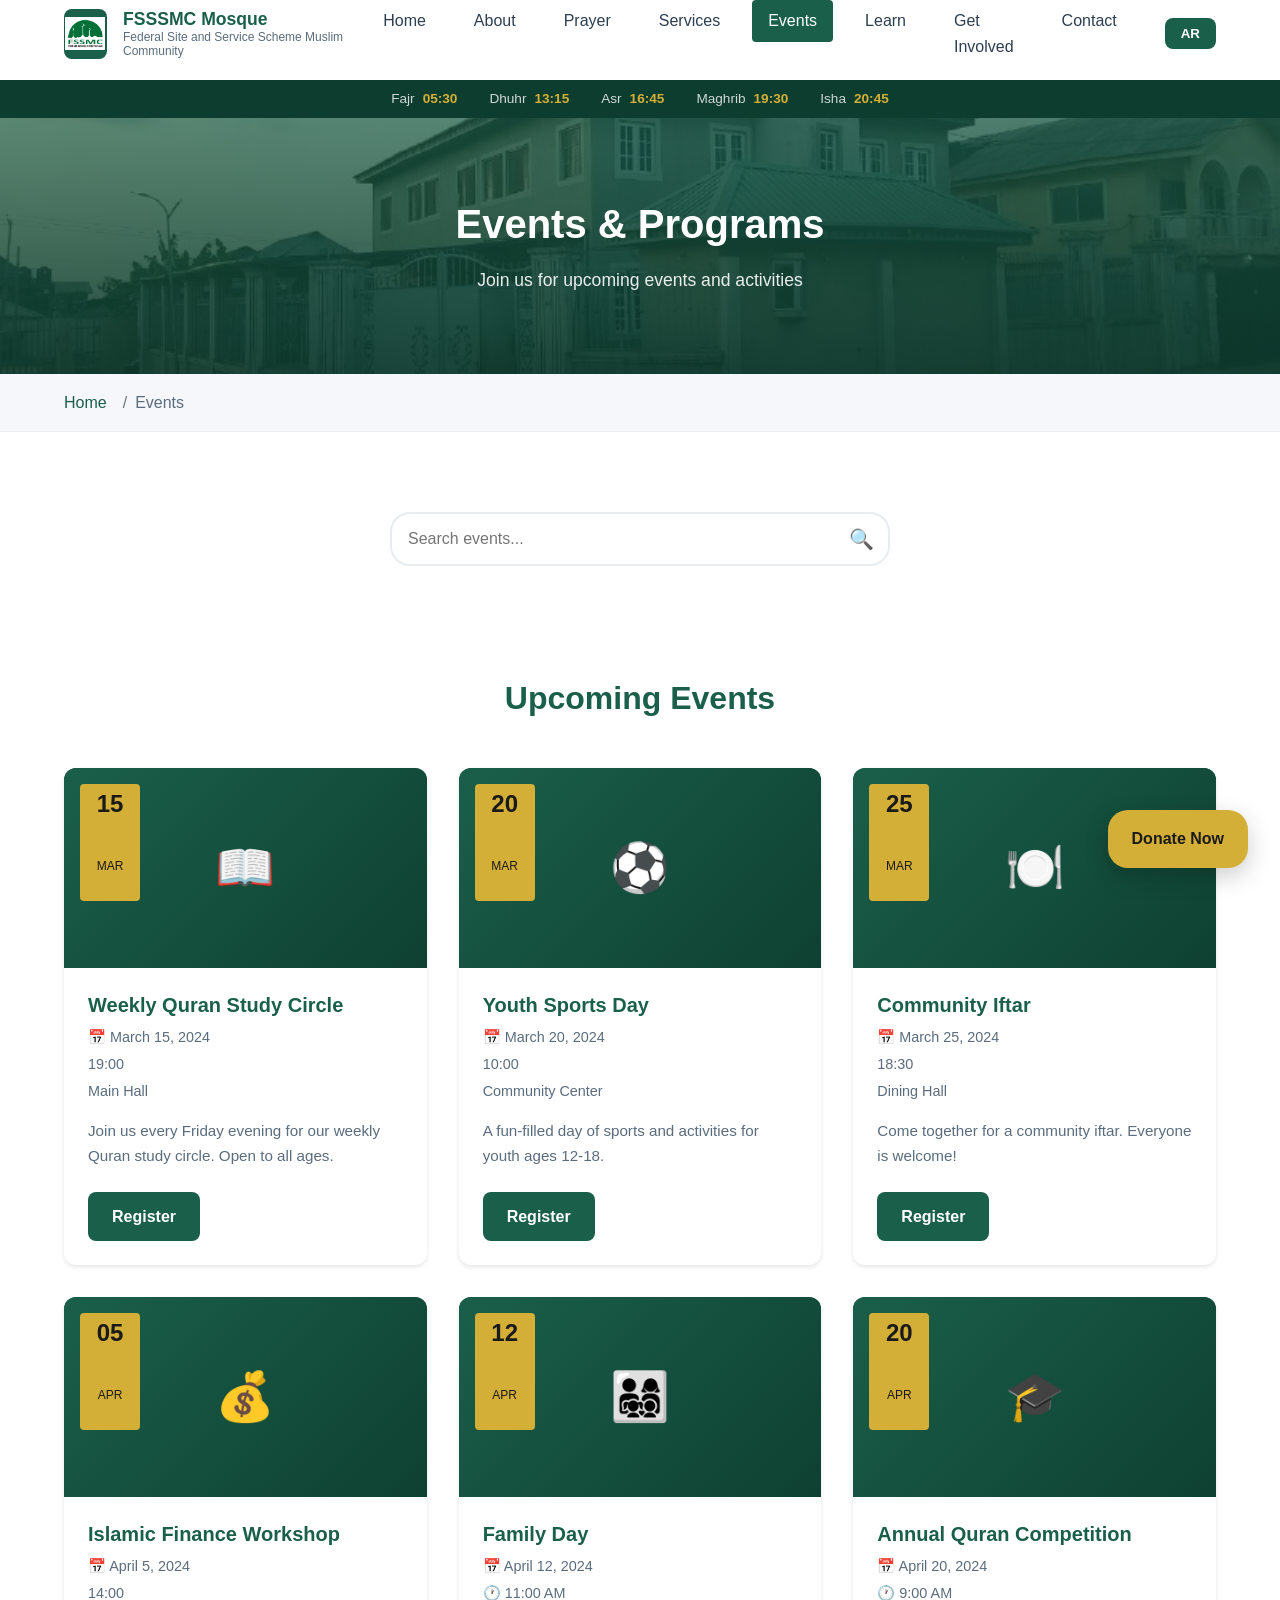
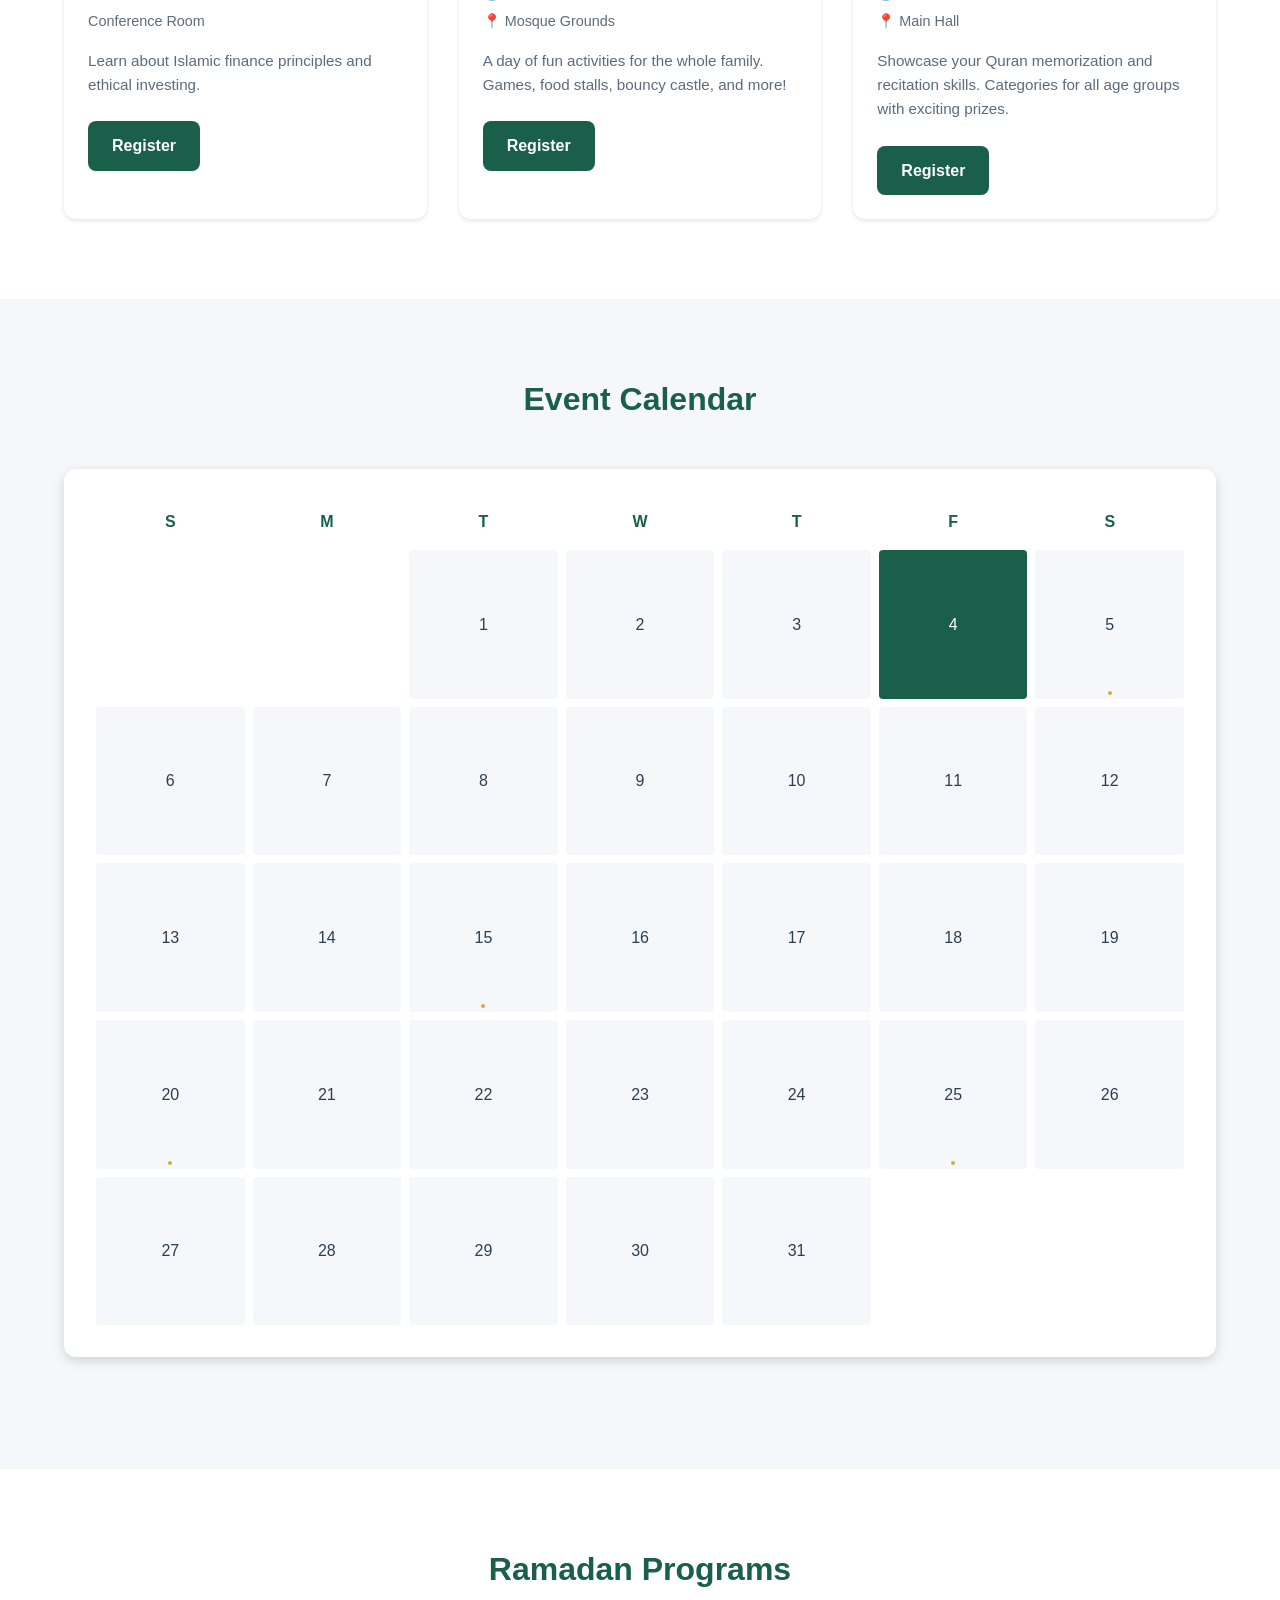
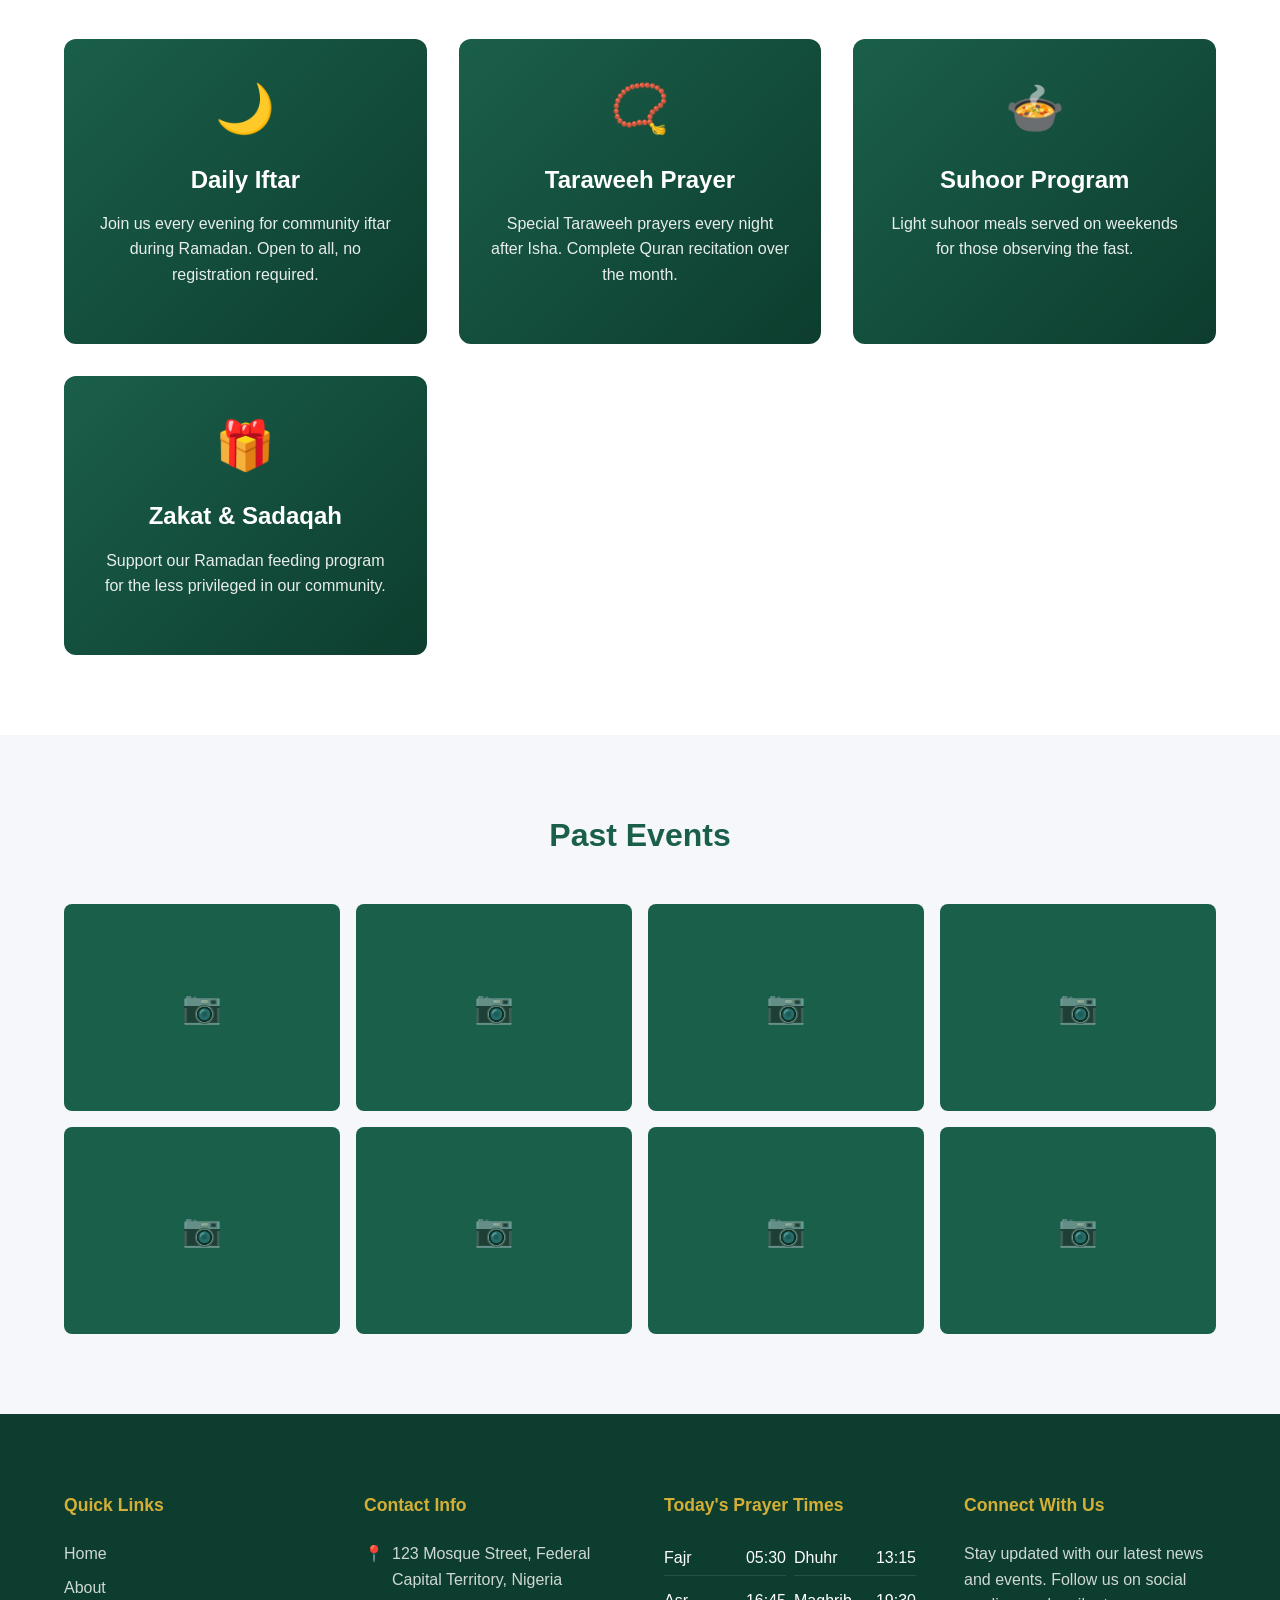
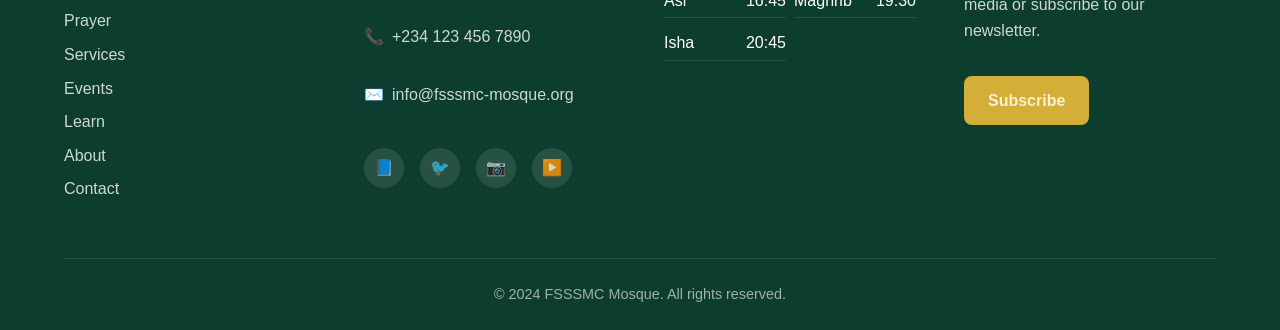
<file: fsssmc/fssscm.html/events.html>
<!DOCTYPE html>
<html lang="en" dir="ltr">
<head>
  <meta charset="UTF-8">
  <meta name="viewport" content="width=device-width, initial-scale=1.0">
  <meta name="description" content="FSSSMC Mosque Events - Upcoming programs, calendar, and activities">
  <meta name="keywords" content="mosque events, islamic events, community programs, ramadan">
  <meta name="author" content="FSSSMC Mosque">
  <meta name="theme-color" content="#1a5f4a">
  
  <title>Events - FSSSMC Mosque</title>
  
  <!-- Favicon -->
  <link rel="icon" type="image/png" href="weblogo.png">
  
  <!-- Stylesheet -->
  <link rel="stylesheet" href="css/style.css">
</head>
<body>
  <!-- Prayer Times Ticker -->
  <div class="prayer-ticker">
    <div class="container">
      <div class="prayer-ticker-content">
        <div class="prayer-ticker-item">
          <span class="prayer-ticker-label" data-i18n="prayer_fajr">Fajr:</span>
          <span class="prayer-ticker-time" data-prayer="fajr">05:56</span>
        </div>
        <div class="prayer-ticker-item">
          <span class="prayer-ticker-label" data-i18n="prayer_dhuhr">Dhuhr:</span>
          <span class="prayer-ticker-time" data-prayer="dhuhr">12:56</span>
        </div>
        <div class="prayer-ticker-item">
          <span class="prayer-ticker-label" data-i18n="prayer_asr">Asr:</span>
          <span class="prayer-ticker-time" data-prayer="asr">16:08</span>
        </div>
        <div class="prayer-ticker-item">
          <span class="prayer-ticker-label" data-i18n="prayer_maghrib">Maghrib:</span>
          <span class="prayer-ticker-time" data-prayer="maghrib">18:58</span>
        </div>
        <div class="prayer-ticker-item">
          <span class="prayer-ticker-label" data-i18n="prayer_isha">Isha:</span>
          <span class="prayer-ticker-time" data-prayer="isha">19:55</span>
        </div>
      </div>
    </div>
  </div>
  
  <!-- Header -->
  <header class="header" role="banner">
    <div class="header-container">
      <!-- Logo -->
      <a href="index.html" class="logo" aria-label="FSSSMC Mosque Home">
        <div class="logo-icon">
  <img src="sumayyah.png" alt="FSSSMC Logo">
</div>
        <div class="logo-text">
          <span class="logo-title" data-i18n="logo_title">FSSSMC Mosque</span>
          <span class="logo-subtitle" data-i18n="logo_subtitle">Federal Site and Service Scheme Muslim Community</span>
        </div>
      </a>
      
      <!-- Navigation -->
      <nav class="nav" role="navigation" aria-label="Main Navigation">
        <ul class="nav-menu">
          <li><a href="index.html" class="nav-link" data-i18n="nav_home">Home</a></li>
          <li><a href="about.html" class="nav-link" data-i18n="nav_about">About</a></li>
          <li><a href="prayer.html" class="nav-link" data-i18n="nav_prayer">Prayer</a></li>
          <li><a href="services.html" class="nav-link" data-i18n="nav_services">Services</a></li>
          <li><a href="events.html" class="nav-link active" data-i18n="nav_events">Events</a></li>
          <li><a href="learn.html" class="nav-link" data-i18n="nav_learn">Learn</a></li>
          <li><a href="get-involved.html" class="nav-link" data-i18n="nav_get_involved">Get Involved</a></li>
          <li><a href="contact.html" class="nav-link" data-i18n="nav_contact">Contact</a></li>
        </ul>
        
        <!-- Header Actions -->
        <div class="header-actions">
          <button class="lang-toggle" type="button" aria-label="Toggle Language">AR</button>
        </div>
      </nav>
      
      <!-- Hamburger Menu -->
      <button class="hamburger" type="button" aria-label="Toggle Menu" aria-expanded="false">
        <span></span>
        <span></span>
        <span></span>
      </button>
    </div>
  </header>
  
  <!-- Main Content -->
  <main role="main">
    <!-- Page Header -->
    <section class="page-header" aria-labelledby="page-title">
      <div class="container">
        <h1 id="page-title" data-i18n="events_title">Events & Programs</h1>
        <p data-i18n="events_subtitle">Join us for upcoming events and activities</p>
      </div>
    </section>
    
    <!-- Breadcrumb -->
    <nav class="breadcrumb" aria-label="Breadcrumb">
      <div class="container">
        <ol class="breadcrumb-list">
          <li class="breadcrumb-item">
            <a href="index.html" class="breadcrumb-link" data-i18n="breadcrumb_home">Home</a>
          </li>
          <li class="breadcrumb-item">
            <span class="breadcrumb-current" data-i18n="nav_events">Events</span>
          </li>
        </ol>
      </div>
    </nav>
    
    <!-- Search Bar -->
    <section class="content-section" style="padding-bottom: 0;">
      <div class="container">
        <div class="search-container reveal">
          <input type="text" class="search-input" placeholder="Search events..." data-i18n-placeholder="search">
          <button type="button" class="search-btn" aria-label="Search">🔍</button>
        </div>
      </div>
    </section>
    
    <!-- Upcoming Events Section -->
    <section class="content-section" aria-labelledby="upcoming-heading">
      <div class="container">
        <div class="section-header reveal">
          <h2 id="upcoming-heading" data-i18n="events_upcoming_title">Upcoming Events</h2>
        </div>
        
        <div class="events-grid">
          <!-- Event Card 1 -->
          <article class="event-card reveal">
            <div class="event-image">
              <span>📖</span>
              <div class="event-date-badge">
                <span class="event-date-day">15</span>
                <span class="event-date-month">MAR</span>
              </div>
            </div>
            <div class="event-content">
              <h3 class="event-title">Weekly Quran Study Circle</h3>
              <div class="event-meta">
                <span class="event-meta-item">📅 March 15, 2024</span>
                <span class="event-meta-item event-time">🕐 7:00 PM</span>
                <span class="event-meta-item event-location">📍 Main Hall</span>
              </div>
              <p class="event-description">Join us every Friday evening for our weekly Quran study circle. Open to all ages. This week we will be studying Surah Al-Kahf.</p>
              <a href="#" class="btn btn-primary" data-i18n="register">Register</a>
            </div>
          </article>
          
          <!-- Event Card 2 -->
          <article class="event-card reveal">
            <div class="event-image">
              <span>⚽</span>
              <div class="event-date-badge">
                <span class="event-date-day">20</span>
                <span class="event-date-month">MAR</span>
              </div>
            </div>
            <div class="event-content">
              <h3 class="event-title">Youth Sports Day</h3>
              <div class="event-meta">
                <span class="event-meta-item">📅 March 20, 2024</span>
                <span class="event-meta-item event-time">🕐 10:00 AM</span>
                <span class="event-meta-item event-location">📍 Community Center</span>
              </div>
              <p class="event-description">A fun-filled day of sports and activities for youth ages 12-18. Activities include basketball, football, and team-building exercises.</p>
              <a href="#" class="btn btn-primary" data-i18n="register">Register</a>
            </div>
          </article>
          
          <!-- Event Card 3 -->
          <article class="event-card reveal">
            <div class="event-image">
              <span>🍽️</span>
              <div class="event-date-badge">
                <span class="event-date-day">25</span>
                <span class="event-date-month">MAR</span>
              </div>
            </div>
            <div class="event-content">
              <h3 class="event-title">Community Iftar</h3>
              <div class="event-meta">
                <span class="event-meta-item">📅 March 25, 2024</span>
                <span class="event-meta-item event-time">🕐 6:30 PM</span>
                <span class="event-meta-item event-location">📍 Dining Hall</span>
              </div>
              <p class="event-description">Come together for a community iftar. Everyone is welcome! Please RSVP so we can prepare enough food for all attendees.</p>
              <a href="#" class="btn btn-primary" data-i18n="register">Register</a>
            </div>
          </article>
          
          <!-- Event Card 4 -->
          <article class="event-card reveal">
            <div class="event-image">
              <span>💰</span>
              <div class="event-date-badge">
                <span class="event-date-day">05</span>
                <span class="event-date-month">APR</span>
              </div>
            </div>
            <div class="event-content">
              <h3 class="event-title">Islamic Finance Workshop</h3>
              <div class="event-meta">
                <span class="event-meta-item">📅 April 5, 2024</span>
                <span class="event-meta-item event-time">🕐 2:00 PM</span>
                <span class="event-meta-item event-location">📍 Conference Room</span>
              </div>
              <p class="event-description">Learn about Islamic finance principles and ethical investing. Expert speakers will discuss halal investment options and financial planning.</p>
              <a href="#" class="btn btn-primary" data-i18n="register">Register</a>
            </div>
          </article>
          
          <!-- Event Card 5 -->
          <article class="event-card reveal">
            <div class="event-image">
              <span>👨‍👩‍👧‍👦</span>
              <div class="event-date-badge">
                <span class="event-date-day">12</span>
                <span class="event-date-month">APR</span>
              </div>
            </div>
            <div class="event-content">
              <h3 class="event-title">Family Day</h3>
              <div class="event-meta">
                <span class="event-meta-item">📅 April 12, 2024</span>
                <span class="event-meta-item event-time">🕐 11:00 AM</span>
                <span class="event-meta-item event-location">📍 Mosque Grounds</span>
              </div>
              <p class="event-description">A day of fun activities for the whole family. Games, food stalls, bouncy castle, and more!</p>
              <a href="#" class="btn btn-primary" data-i18n="register">Register</a>
            </div>
          </article>
          
          <!-- Event Card 6 -->
          <article class="event-card reveal">
            <div class="event-image">
              <span>🎓</span>
              <div class="event-date-badge">
                <span class="event-date-day">20</span>
                <span class="event-date-month">APR</span>
              </div>
            </div>
            <div class="event-content">
              <h3 class="event-title">Annual Quran Competition</h3>
              <div class="event-meta">
                <span class="event-meta-item">📅 April 20, 2024</span>
                <span class="event-meta-item event-time">🕐 9:00 AM</span>
                <span class="event-meta-item event-location">📍 Main Hall</span>
              </div>
              <p class="event-description">Showcase your Quran memorization and recitation skills. Categories for all age groups with exciting prizes.</p>
              <a href="#" class="btn btn-primary" data-i18n="register">Register</a>
            </div>
          </article>
        </div>
      </div>
    </section>
    
    <!-- Calendar Section -->
    <section class="content-section section-alt" aria-labelledby="calendar-heading">
      <div class="container">
        <div class="section-header reveal">
          <h2 id="calendar-heading" data-i18n="events_calendar_title">Event Calendar</h2>
        </div>
        
        <div class="prayer-widget reveal">
          <div class="calendar-grid">
            <!-- Calendar will be populated by JavaScript -->
          </div>
        </div>
      </div>
    </section>
    
    <!-- Ramadan Programs Section -->
    <section class="content-section" aria-labelledby="ramadan-heading">
      <div class="container">
        <div class="section-header reveal">
          <h2 id="ramadan-heading" data-i18n="events_ramadan_title">Ramadan Programs</h2>
        </div>
        
        <div class="cta-blocks">
          <div class="cta-block reveal">
            <div class="cta-block-icon">🌙</div>
            <h3 class="cta-block-title">Daily Iftar</h3>
            <p class="cta-block-text">Join us every evening for community iftar during Ramadan. Open to all, no registration required.</p>
          </div>
          
          <div class="cta-block reveal">
            <div class="cta-block-icon">📿</div>
            <h3 class="cta-block-title">Taraweeh Prayer</h3>
            <p class="cta-block-text">Special Taraweeh prayers every night after Isha. Complete Quran recitation over the month.</p>
          </div>
          
          <div class="cta-block reveal">
            <div class="cta-block-icon">🍲</div>
            <h3 class="cta-block-title">Suhoor Program</h3>
            <p class="cta-block-text">Light suhoor meals served on weekends for those observing the fast.</p>
          </div>
          
          <div class="cta-block reveal">
            <div class="cta-block-icon">🎁</div>
            <h3 class="cta-block-title">Zakat & Sadaqah</h3>
            <p class="cta-block-text">Support our Ramadan feeding program for the less privileged in our community.</p>
          </div>
        </div>
      </div>
    </section>
    
    <!-- Past Events Gallery -->
    <section class="content-section section-alt" aria-labelledby="past-heading">
      <div class="container">
        <div class="section-header reveal">
          <h2 id="past-heading" data-i18n="events_past_title">Past Events Gallery</h2>
        </div>
        
        <div class="gallery-grid reveal">
          <div class="gallery-item" role="img" aria-label="Past event 1"></div>
          <div class="gallery-item" role="img" aria-label="Past event 2"></div>
          <div class="gallery-item" role="img" aria-label="Past event 3"></div>
          <div class="gallery-item" role="img" aria-label="Past event 4"></div>
          <div class="gallery-item" role="img" aria-label="Past event 5"></div>
          <div class="gallery-item" role="img" aria-label="Past event 6"></div>
          <div class="gallery-item" role="img" aria-label="Past event 7"></div>
          <div class="gallery-item" role="img" aria-label="Past event 8"></div>
        </div>
      </div>
    </section>
  </main>
  
  <!-- Footer -->
  <footer class="footer" role="contentinfo">
    <div class="container">
      <div class="footer-grid">
        <!-- Contact Info -->

 <!-- Quick Links -->
        <div class="footer-section">
          <h4 data-i18n="footer_links">Quick Links</h4>
          <ul class="footer-links">
             <li><a href="index.html" data-i18n="nav_index">Home</a></li>
            <li><a href="about.html" data-i18n="nav_about">About</a></li>
            <li><a href="prayer.html" data-i18n="nav_prayer">Prayer Times</a></li>
            <li><a href="services.html" data-i18n="nav_services">Services</a></li>
            <li><a href="events.html" data-i18n="nav_events">Events</a></li>
            <li><a href="learn.html" data-i18n="nav_learn">Learn</a></li>
             <li><a href="get-involved.html" data-i18n="nav_about">Get Involved</a></li>
            <li><a href="contact.html" data-i18n="nav_contact">Contact</a></li>
          </ul>
        </div>

        <div class="footer-section">
          <h4 data-i18n="footer_contact">Contact Info</h4>
          <div class="footer-contact-item">
            <span>📍</span>
            <p>123 Mosque Street, Federal Capital Territory, Nigeria</p>
          </div>
          <div class="footer-contact-item">
            <span>📞</span>
            <p>+234 123 456 7890</p>
          </div>
          <div class="footer-contact-item">
            <span>✉️</span>
            <p>info@fsssmc-mosque.org</p>
          </div>
          <div class="footer-social">
            <a href="#" class="footer-social-link" aria-label="Facebook">📘</a>
            <a href="#" class="footer-social-link" aria-label="Twitter">🐦</a>
            <a href="#" class="footer-social-link" aria-label="Instagram">📷</a>
            <a href="#" class="footer-social-link" aria-label="YouTube">▶️</a>
          </div>
        </div>
        
        <!-- Prayer Times -->
        <div class="footer-section">
          <h4 data-i18n="footer_prayer">Today's Prayer Times</h4>
          <div class="footer-prayer-times">
            <div class="footer-prayer-item">
              <span data-i18n="prayer_fajr">Fajr</span>
              <span data-prayer="fajr">05:56</span>
            </div>
            <div class="footer-prayer-item">
              <span data-i18n="prayer_dhuhr">Dhuhr</span>
              <span data-prayer="dhuhr">12:56</span>
            </div>
            <div class="footer-prayer-item">
              <span data-i18n="prayer_asr">Asr</span>
              <span data-prayer="asr">16:08</span>
            </div>
            <div class="footer-prayer-item">
              <span data-i18n="prayer_maghrib">Maghrib</span>
              <span data-prayer="maghrib">18:58</span>
            </div>
            <div class="footer-prayer-item">
              <span data-i18n="prayer_isha">Isha</span>
              <span data-prayer="isha">19:55</span>
            </div>
          </div>
        </div>
        
        <!-- Connect -->
        <div class="footer-section">
          <h4 data-i18n="footer_connect">Connect With Us</h4>
          <p>Stay updated with our latest news and events. Follow us on social media or subscribe to our newsletter.</p>
          <a href="contact.html#newsletter" class="btn btn-secondary" style="margin-top: 1rem;" data-i18n="subscribe">Subscribe</a>
        </div>
      </div>
      
      <div class="footer-bottom">
        <p data-i18n="footer_copyright">© 2024 FSSSMC Mosque. All rights reserved.</p>
      </div>
    </div>
  </footer>
  
  <!-- Sticky Donate Button -->
  <a href="get-involved.html#donate" class="donate-btn-sticky" data-i18n="donate_sticky">Donate Now</a>
  
  <!-- JavaScript -->
  <script src="js/script.js"></script>
</body>
</html>
</file>
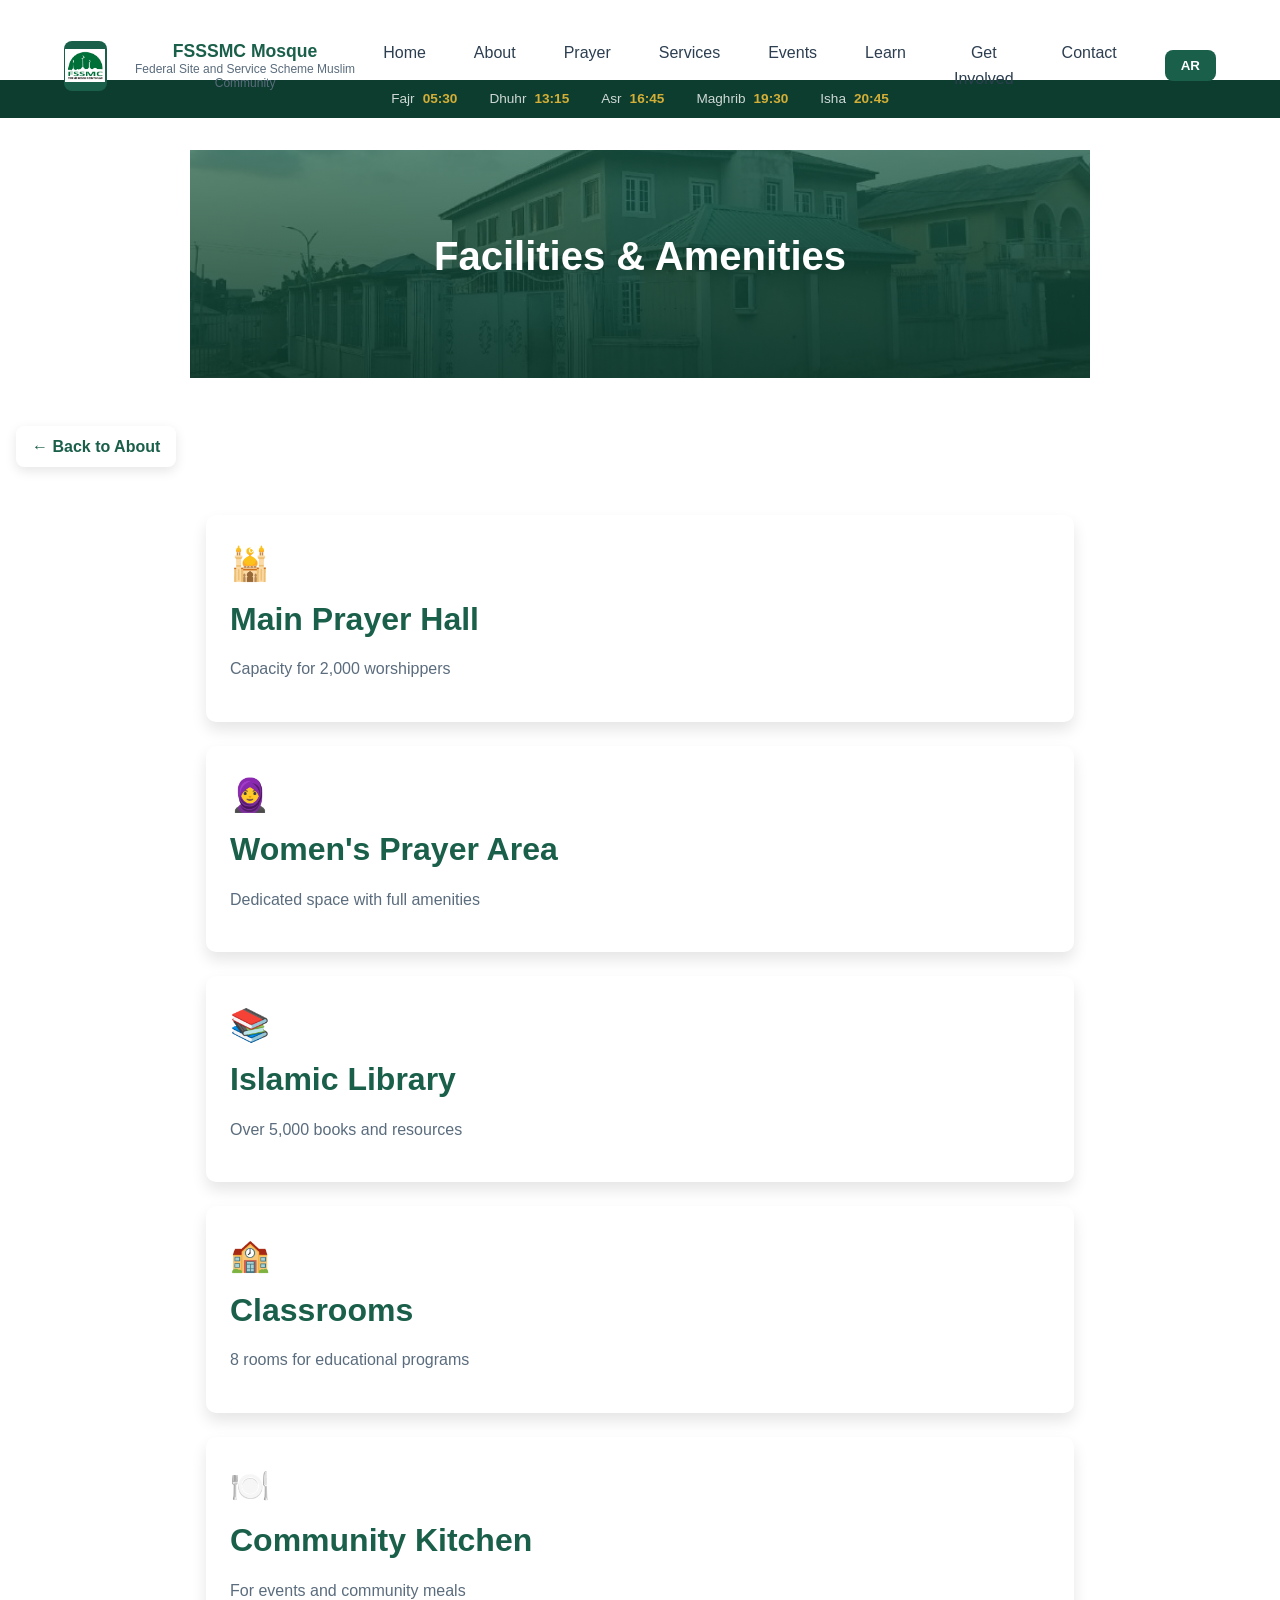
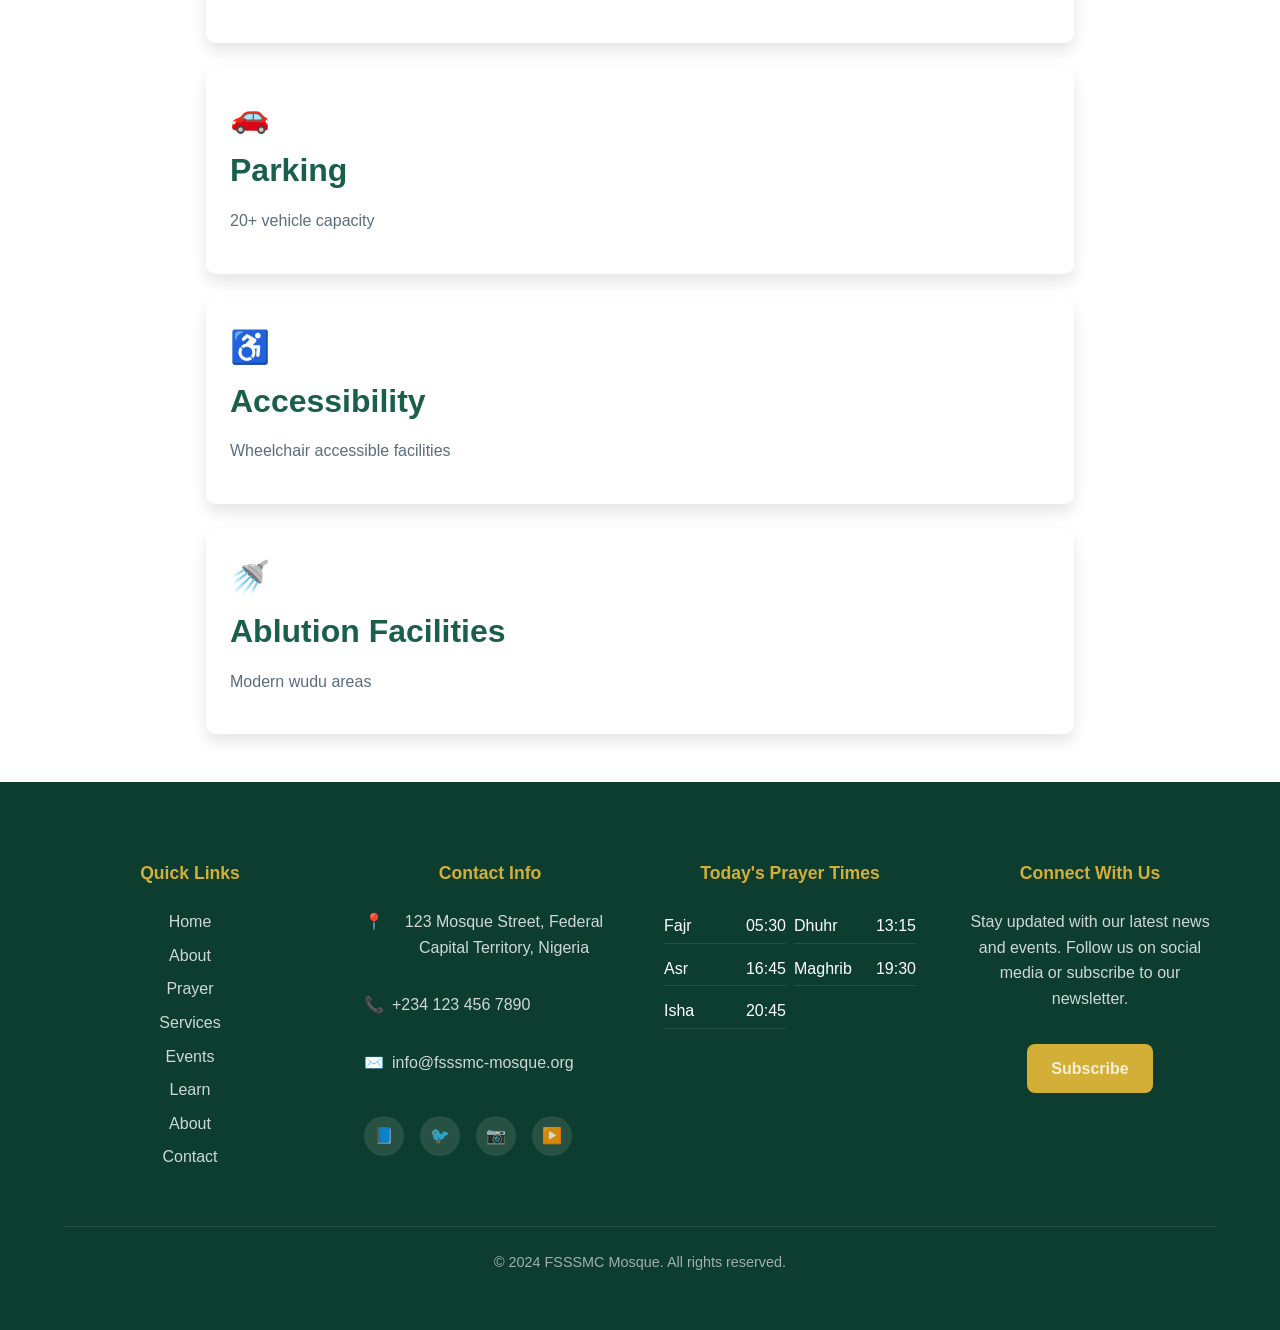
<file: fsssmc/fssscm.html/facilities.html>
<!DOCTYPE html>
<html lang="en" dir="ltr">
<head>
  <meta charset="UTF-8">
  <meta name="viewport" content="width=device-width, initial-scale=1.0">
  <meta name="description" content="Federal Site and Service Scheme Muslim Community Mosque - A place of worship, learning, and community for all Muslims">
  <meta name="keywords" content="mosque, islam, prayer, muslim, community, FSSSMC">
  <meta name="author" content="FSSSMC Mosque">
  <meta name="theme-color" content="#1a5f4a">
  
  <title>FSSSMC Mosque - Home</title>
  
  <!-- Favicon -->
 <link rel="icon" type="image/png" href="weblogo.png">
 

  <!-- Stylesheet -->
  <link rel="stylesheet" href="css/style.css">
</head>
<body>
  <!-- Prayer Times Ticker -->
  <div class="prayer-ticker">
    <div class="container">
      <div class="prayer-ticker-content">
        <div class="prayer-ticker-item">
          <span class="prayer-ticker-label" data-i18n="prayer_fajr">Fajr:</span>
          <span class="prayer-ticker-time" data-prayer="fajr">05:56</span>
        </div>
        <div class="prayer-ticker-item">
          <span class="prayer-ticker-label" data-i18n="prayer_dhuhr">Dhuhr:</span>
          <span class="prayer-ticker-time" data-prayer="dhuhr">12:56</span>
        </div>
        <div class="prayer-ticker-item">
          <span class="prayer-ticker-label" data-i18n="prayer_asr">Asr:</span>
          <span class="prayer-ticker-time" data-prayer="asr">16:08</span>
        </div>
        <div class="prayer-ticker-item">
          <span class="prayer-ticker-label" data-i18n="prayer_maghrib">Maghrib:</span>
          <span class="prayer-ticker-time" data-prayer="maghrib">18:58</span>
        </div>
        <div class="prayer-ticker-item">
          <span class="prayer-ticker-label" data-i18n="prayer_isha">Isha:</span>
          <span class="prayer-ticker-time" data-prayer="isha">19:55</span>
        </div>
      </div>
    </div>
  </div>
  
  <!-- Header -->
  <header class="header" role="banner">
    <div class="header-container">
      <!-- Logo -->
      <a href="index.html" class="logo" aria-label="FSSSMC Mosque Home">
        <div class="logo-icon">
  <img src="sumayyah.png" alt="FSSSMC Logo">
</div>
        <div class="logo-text">
          <span class="logo-title" data-i18n="logo_title">FSSSMC Mosque</span>
          <span class="logo-subtitle" data-i18n="logo_subtitle">Federal Site and Service Scheme Muslim Community</span>
        </div>
      </a>
      
      <!-- Navigation -->
      <nav class="nav" role="navigation" aria-label="Main Navigation">
        <ul class="nav-menu">
          <li><a href="index.html" class="nav-link active" data-i18n="nav_home">Home</a></li>
          <li><a href="about.html" class="nav-link" data-i18n="nav_about">About</a></li>
          <li><a href="prayer.html" class="nav-link" data-i18n="nav_prayer">Prayer</a></li>
          <li><a href="services.html" class="nav-link" data-i18n="nav_services">Services</a></li>
          <li><a href="events.html" class="nav-link" data-i18n="nav_events">Events</a></li>
          <li><a href="learn.html" class="nav-link" data-i18n="nav_learn">Learn</a></li>
          <li><a href="get-involved.html" class="nav-link" data-i18n="nav_get_involved">Get Involved</a></li>
          <li><a href="contact.html" class="nav-link" data-i18n="nav_contact">Contact</a></li>
        </ul>
        
        <!-- Header Actions -->
        <div class="header-actions">
          <button class="lang-toggle" type="button" aria-label="Toggle Language">AR</button>
        </div>
      </nav>
      
      <!-- Hamburger Menu -->
      <button class="hamburger" type="button" aria-label="Toggle Menu" aria-expanded="false">
        <span></span>
        <span></span>
        <span></span>
      </button>
    </div>
  </header>
  <style>
    /* Use global body styles for unified design */
    header { background: transparent; color: var(--text-primary); text-align: center; padding: 2rem; }
    header h1 { font-family: 'Cairo', sans-serif; }
    section { max-width: 900px; margin: 2rem auto; padding: 0 1rem; }
    h2 { color: var(--primary-color); font-family: 'Cairo', sans-serif; margin-bottom: 1rem; }
    .card { background: #fff; padding: 1.5rem; border-radius: 10px; box-shadow: 0 8px 15px rgba(0,0,0,0.1); margin-bottom: 1.5rem; opacity: 0; transform: translateY(20px); transition: transform 0.4s ease, box-shadow 0.4s ease; }
    .card:hover { transform: translateY(-5px); box-shadow: 0 15px 25px rgba(0,0,0,0.2); }
    .icon { font-size: 2rem; margin-bottom: 0.5rem; color: var(--primary-color); }
    footer { background: var(--primary-dark); color: var(--text-light); text-align: center; padding: 2rem 1rem; margin-top: 3rem; }
    footer a { color: var(--accent-color); text-decoration: none; }
    /* Back button styling (scoped) */
    .back-btn {
      display: inline-block;
      margin: 1rem;
      padding: 0.5rem 1rem;
      background: #ffffff;
      color: var(--primary-color);
      border-radius: 8px;
      box-shadow: 0 4px 12px rgba(0,0,0,0.1);
      text-decoration: none;
      font-weight: 600;
      transition: transform 0.2s ease, box-shadow 0.2s ease;
    }
    .back-btn:hover {
      transform: translateY(-2px);
      box-shadow: 0 8px 16px rgba(0,0,0,0.15);
    }
  </style>
</head>
<body>

  <section class="page-header" aria-labelledby="facilities-hero-title">
    <div class="container">
      <h1 id="facilities-hero-title">Facilities & Amenities</h1>
    </div>
  </section>

  <div>
    <a href="about.html" class="back-btn" aria-label="Back to About">← Back to About</a>
  </div>

  <section>
    <div class="card">
      <div class="icon">🕌</div>
      <h2>Main Prayer Hall</h2>
      <p>Capacity for 2,000 worshippers</p>
    </div>
    <div class="card">
      <div class="icon">🧕</div>
      <h2>Women's Prayer Area</h2>
      <p>Dedicated space with full amenities</p>
    </div>
    <div class="card">
      <div class="icon">📚</div>
      <h2>Islamic Library</h2>
      <p>Over 5,000 books and resources</p>
    </div>
    <div class="card">
      <div class="icon">🏫</div>
      <h2>Classrooms</h2>
      <p>8 rooms for educational programs</p>
    </div>
    <div class="card">
      <div class="icon">🍽️</div>
      <h2>Community Kitchen</h2>
      <p>For events and community meals</p>
    </div>
    <div class="card">
      <div class="icon">🚗</div>
      <h2>Parking</h2>
      <p>20+ vehicle capacity</p>
    </div>
    <div class="card">
      <div class="icon">♿</div>
      <h2>Accessibility</h2>
      <p>Wheelchair accessible facilities</p>
    </div>
    <div class="card">
      <div class="icon">🚿</div>
      <h2>Ablution Facilities</h2>
      <p>Modern wudu areas</p>
    </div>
  </section>

   <!-- Footer -->
  <footer class="footer" role="contentinfo">
    <div class="container">
      <div class="footer-grid">

 <!-- Quick Links -->
        <div class="footer-section">
          <h4 data-i18n="footer_links">Quick Links</h4>
          <ul class="footer-links">
             <li><a href="index.html" data-i18n="nav_index">Home</a></li>
            <li><a href="about.html" data-i18n="nav_about">About</a></li>
            <li><a href="prayer.html" data-i18n="nav_prayer">Prayer Times</a></li>
            <li><a href="services.html" data-i18n="nav_services">Services</a></li>
            <li><a href="events.html" data-i18n="nav_events">Events</a></li>
            <li><a href="learn.html" data-i18n="nav_learn">Learn</a></li>
             <li><a href="get-involved.html" data-i18n="nav_about">Get Involved</a></li>
            <li><a href="contact.html" data-i18n="nav_contact">Contact</a></li>
          </ul>
        </div>

        <!-- Contact Info -->
        <div class="footer-section">
          <h4 data-i18n="footer_contact">Contact Info</h4>
          <div class="footer-contact-item">
            <span>📍</span>
            <p>123 Mosque Street, Federal Capital Territory, Nigeria</p>
          </div>
          <div class="footer-contact-item">
            <span>📞</span>
            <p>+234 123 456 7890</p>
          </div>
          <div class="footer-contact-item">
            <span>✉️</span>
            <p>info@fsssmc-mosque.org</p>
          </div>
          <div class="footer-social">
            <a href="#" class="footer-social-link" aria-label="Facebook">📘</a>
            <a href="#" class="footer-social-link" aria-label="Twitter">🐦</a>
            <a href="#" class="footer-social-link" aria-label="Instagram">📷</a>
            <a href="#" class="footer-social-link" aria-label="YouTube">▶️</a>
          </div>
        </div>
        
        <!-- Prayer Times -->
        <div class="footer-section">
          <h4 data-i18n="footer_prayer">Today's Prayer Times</h4>
          <div class="footer-prayer-times">
            <div class="footer-prayer-item">
              <span data-i18n="prayer_fajr">Fajr</span>
              <span data-prayer="fajr">05:56</span>
            </div>
            <div class="footer-prayer-item">
              <span data-i18n="prayer_dhuhr">Dhuhr</span>
              <span data-prayer="dhuhr">12:56</span>
            </div>
            <div class="footer-prayer-item">
              <span data-i18n="prayer_asr">Asr</span>
              <span data-prayer="asr">16:08</span>
            </div>
            <div class="footer-prayer-item">
              <span data-i18n="prayer_maghrib">Maghrib</span>
              <span data-prayer="maghrib">18:58</span>
            </div>
            <div class="footer-prayer-item">
              <span data-i18n="prayer_isha">Isha</span>
              <span data-prayer="isha">19:55</span>
            </div>
          </div>
        </div>
        
        <!-- Connect -->
        <div class="footer-section">
          <h4 data-i18n="footer_connect">Connect With Us</h4>
          <p>Stay updated with our latest news and events. Follow us on social media or subscribe to our newsletter.</p>
          <a href="contact.html#newsletter" class="btn btn-secondary" style="margin-top: 1rem;" data-i18n="subscribe">Subscribe</a>
        </div>
      </div>
      
      <div class="footer-bottom">
        <p data-i18n="footer_copyright">© 2024 FSSSMC Mosque. All rights reserved.</p>
      </div>
    </div>
  </footer>

  <script src="js/script.js"></script>
  <script>
    const cards = document.querySelectorAll('.card');
    const observer = new IntersectionObserver(entries => {
      entries.forEach(entry => {
        if(entry.isIntersecting){
          entry.target.style.opacity = 1;
          entry.target.style.transform = 'translateY(0)';
          observer.unobserve(entry.target);
        }
      });
    }, { threshold: 0.1 });
    cards.forEach(card => observer.observe(card));
  </script>
</body>
</html>
</file>
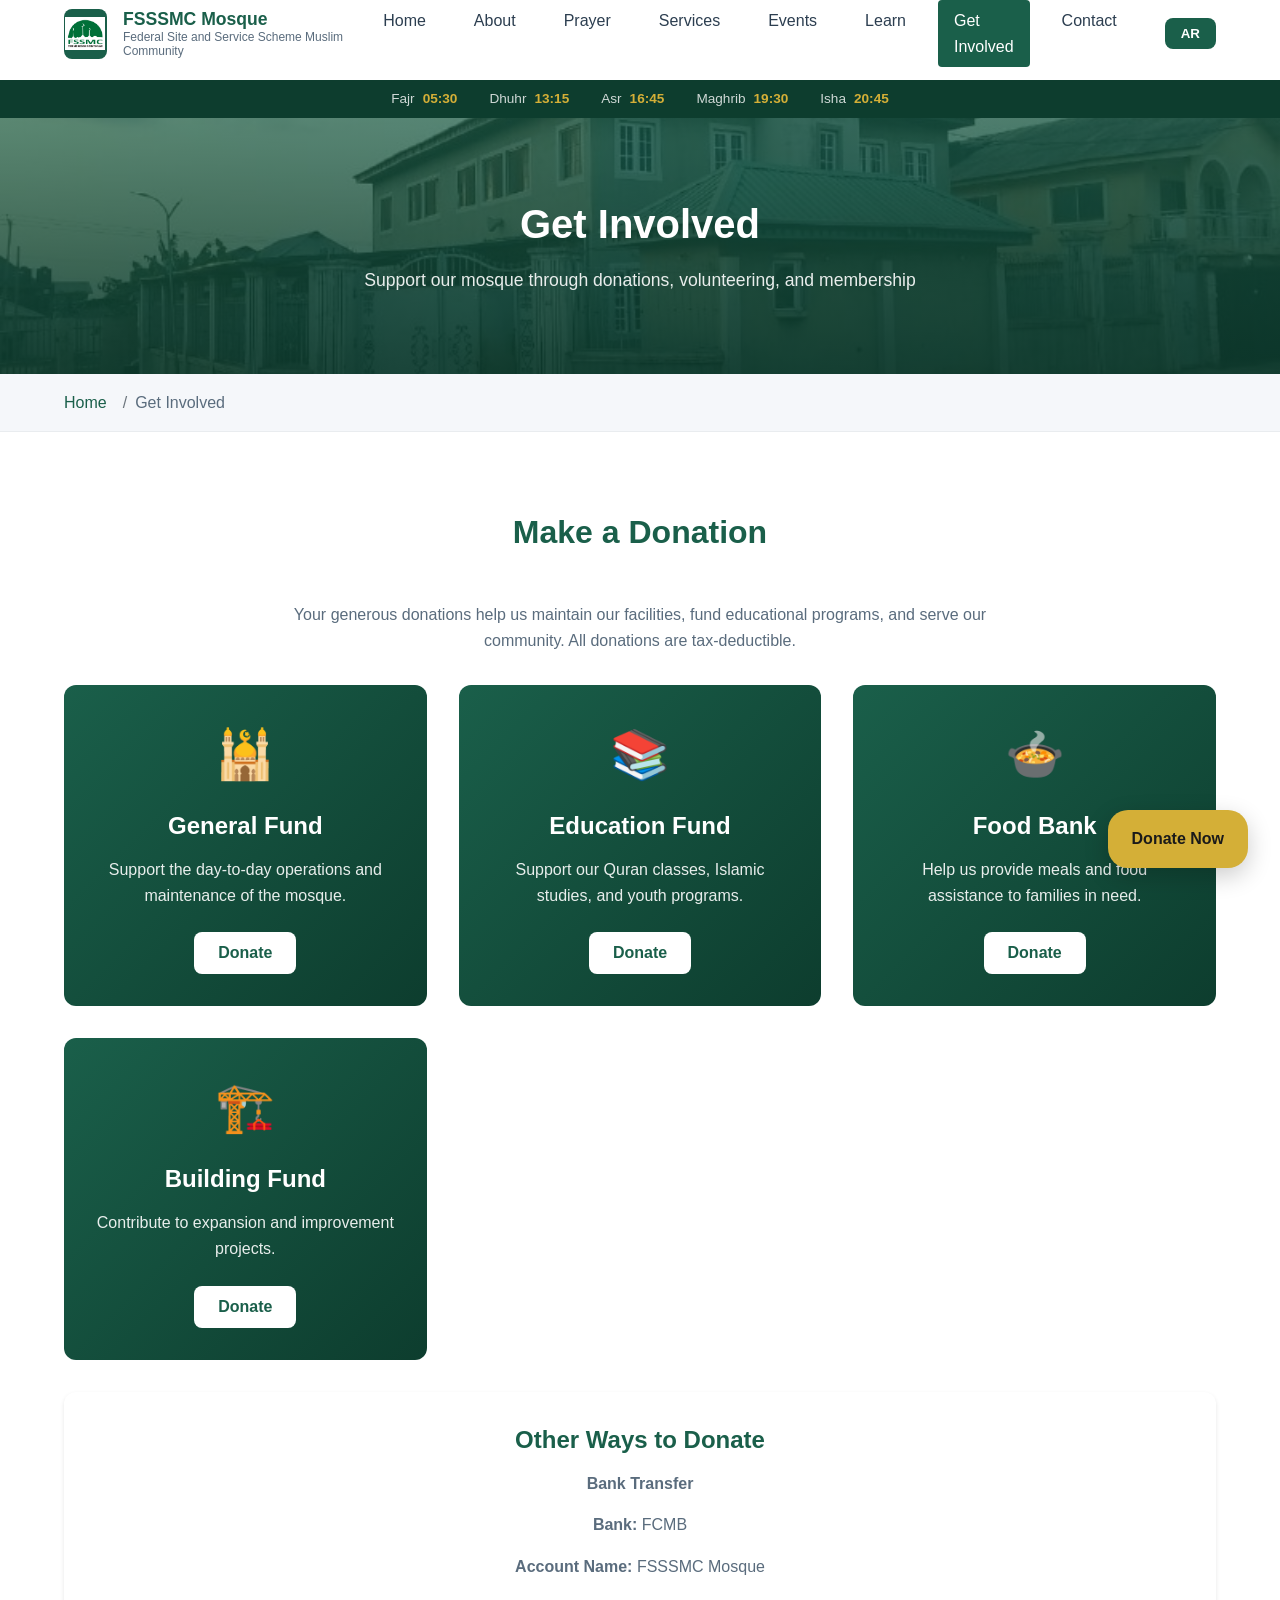
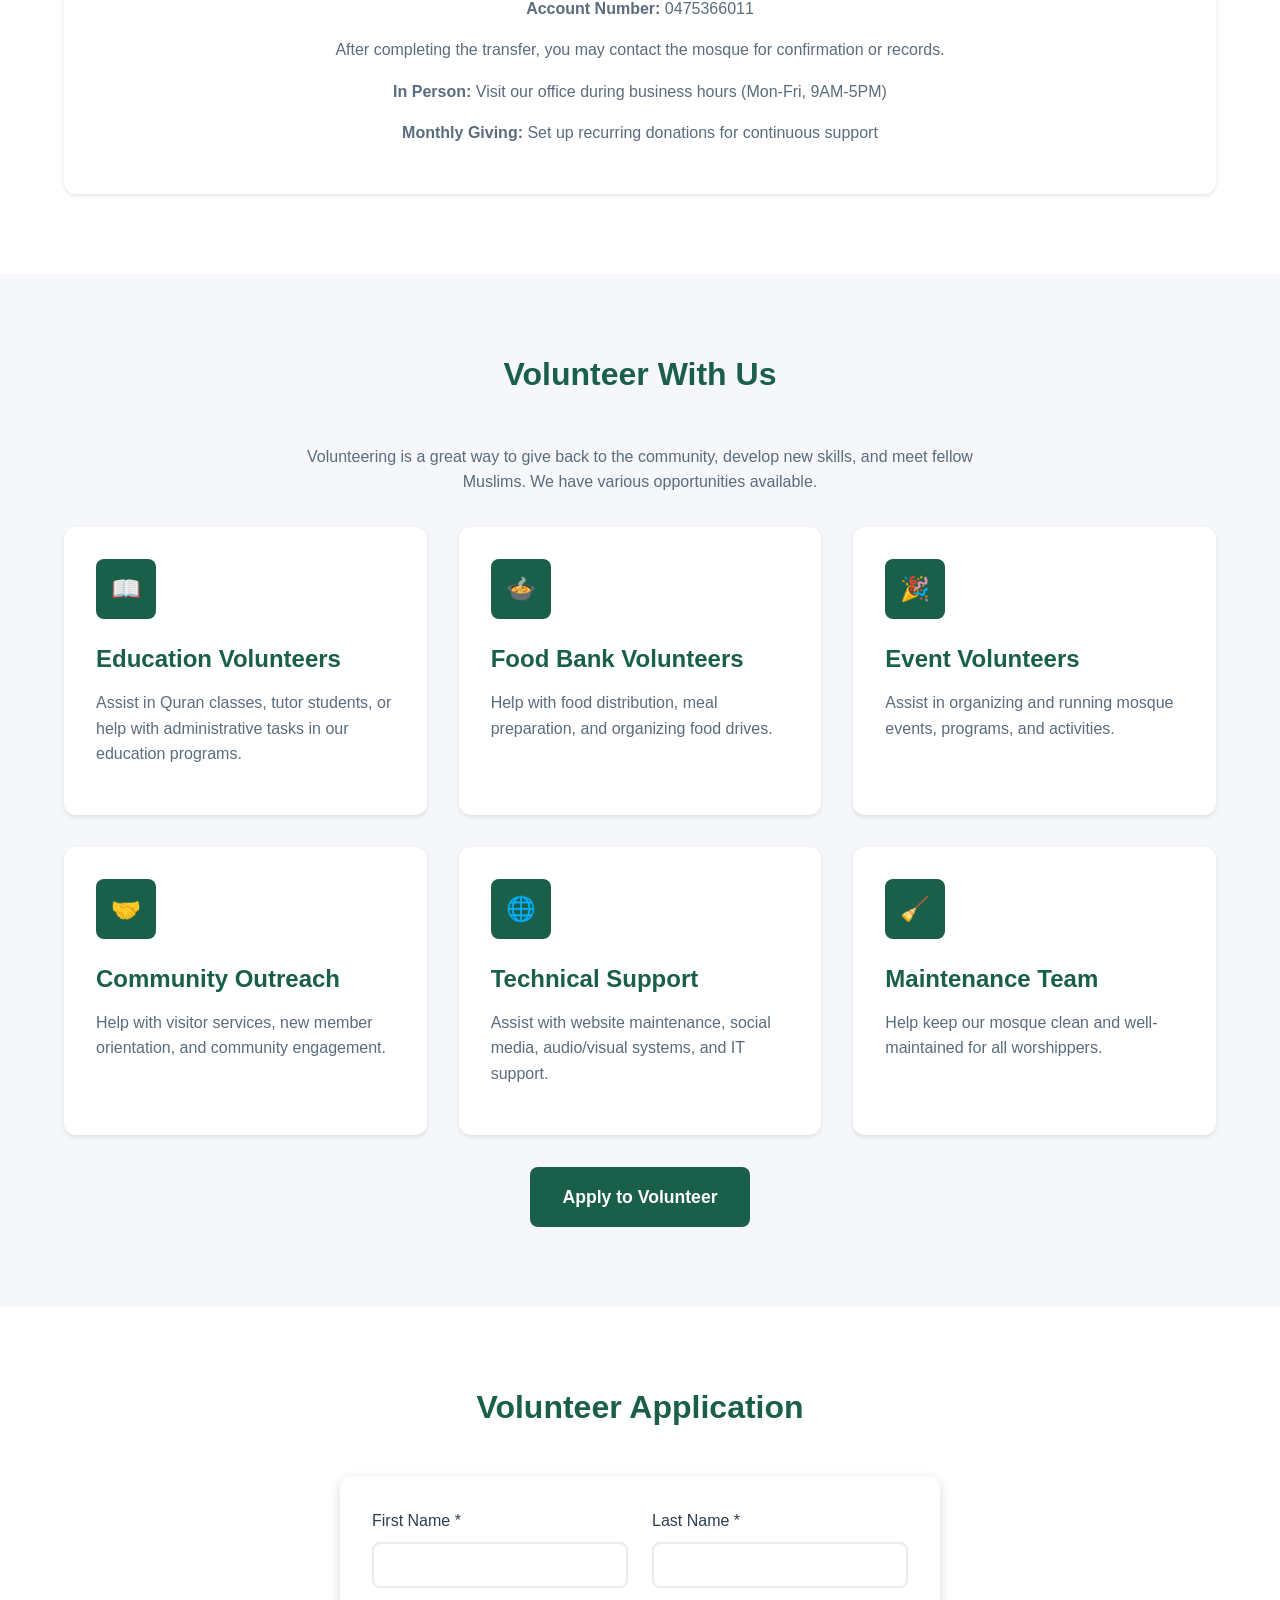
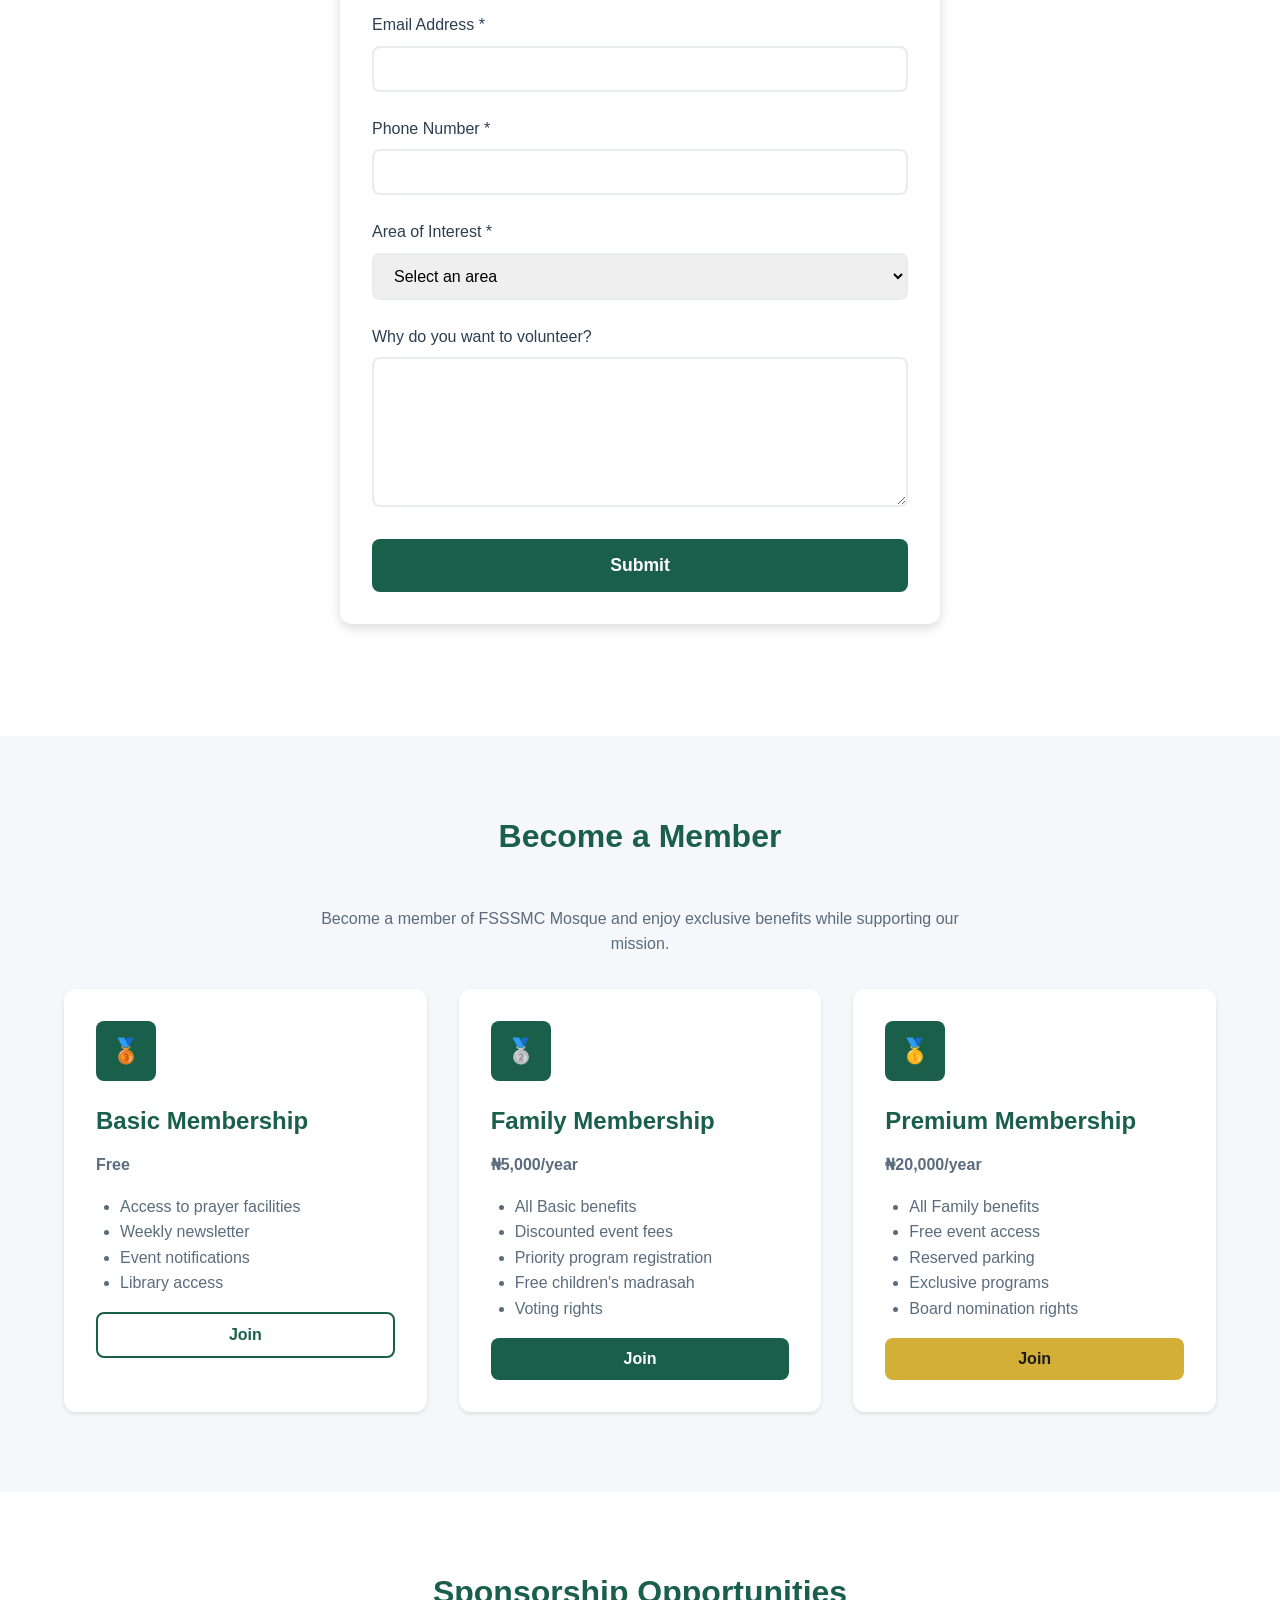
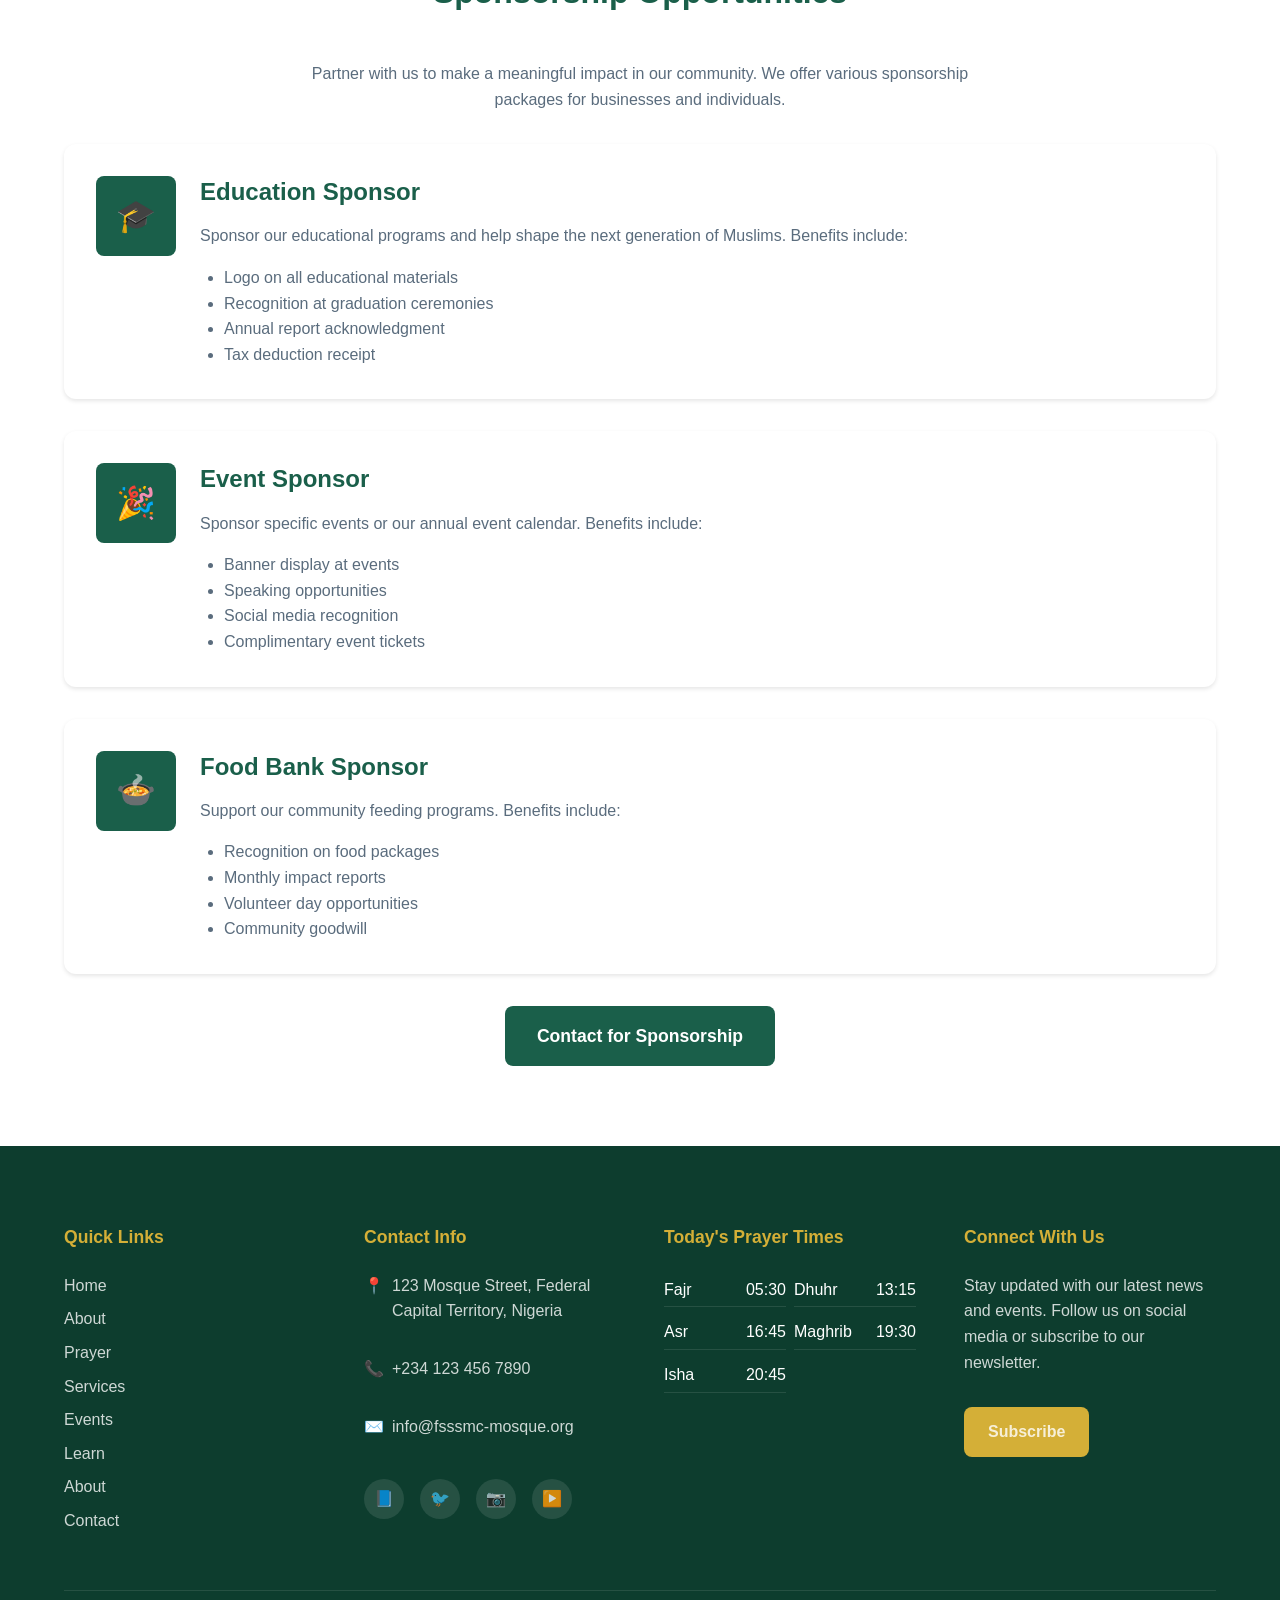
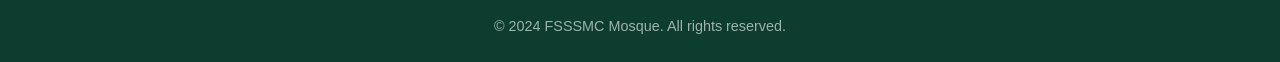
<file: fsssmc/fssscm.html/get-involved.html>
<!DOCTYPE html>
<html lang="en" dir="ltr">
<head>
  <meta charset="UTF-8">
  <meta name="viewport" content="width=device-width, initial-scale=1.0">
  <meta name="description" content="Get Involved with FSSSMC Mosque - Donate, Volunteer, Membership, Sponsorship">
  <meta name="keywords" content="donate, volunteer, membership, sponsorship, mosque support">
  <meta name="author" content="FSSSMC Mosque">
  <meta name="theme-color" content="#1a5f4a">
  
  <title>Get Involved - FSSSMC Mosque</title>
  
  <!-- Favicon -->
 <link rel="icon" type="image/png" href="weblogo.png">
 
  <!-- Stylesheet -->
  <link rel="stylesheet" href="css/style.css">
</head>
<body>
  <!-- Prayer Times Ticker -->
  <div class="prayer-ticker">
    <div class="container">
      <div class="prayer-ticker-content">
        <div class="prayer-ticker-item">
          <span class="prayer-ticker-label" data-i18n="prayer_fajr">Fajr:</span>
          <span class="prayer-ticker-time" data-prayer="fajr">05:56</span>
        </div>
        <div class="prayer-ticker-item">
          <span class="prayer-ticker-label" data-i18n="prayer_dhuhr">Dhuhr:</span>
          <span class="prayer-ticker-time" data-prayer="dhuhr">12:56</span>
        </div>
        <div class="prayer-ticker-item">
          <span class="prayer-ticker-label" data-i18n="prayer_asr">Asr:</span>
          <span class="prayer-ticker-time" data-prayer="asr">16:08</span>
        </div>
        <div class="prayer-ticker-item">
          <span class="prayer-ticker-label" data-i18n="prayer_maghrib">Maghrib:</span>
          <span class="prayer-ticker-time" data-prayer="maghrib">18:58</span>
        </div>
        <div class="prayer-ticker-item">
          <span class="prayer-ticker-label" data-i18n="prayer_isha">Isha:</span>
          <span class="prayer-ticker-time" data-prayer="isha">19:55</span>
        </div>
      </div>
    </div>
  </div>
  
  <!-- Header -->
  <header class="header" role="banner">
    <div class="header-container">
      <!-- Logo -->
      <a href="index.html" class="logo" aria-label="FSSSMC Mosque Home">
         <div class="logo-icon">
  <img src="sumayyah.png" alt="FSSSMC Logo">
</div>
        <div class="logo-text">
          <span class="logo-title" data-i18n="logo_title">FSSSMC Mosque</span>
          <span class="logo-subtitle" data-i18n="logo_subtitle">Federal Site and Service Scheme Muslim Community</span>
        </div>
      </a>
      
      <!-- Navigation -->
      <nav class="nav" role="navigation" aria-label="Main Navigation">
        <ul class="nav-menu">
          <li><a href="index.html" class="nav-link" data-i18n="nav_home">Home</a></li>
          <li><a href="about.html" class="nav-link" data-i18n="nav_about">About</a></li>
          <li><a href="prayer.html" class="nav-link" data-i18n="nav_prayer">Prayer</a></li>
          <li><a href="services.html" class="nav-link" data-i18n="nav_services">Services</a></li>
          <li><a href="events.html" class="nav-link" data-i18n="nav_events">Events</a></li>
          <li><a href="learn.html" class="nav-link" data-i18n="nav_learn">Learn</a></li>
          <li><a href="get-involved.html" class="nav-link active" data-i18n="nav_get_involved">Get Involved</a></li>
          <li><a href="contact.html" class="nav-link" data-i18n="nav_contact">Contact</a></li>
        </ul>
        
        <!-- Header Actions -->
        <div class="header-actions">
          <button class="lang-toggle" type="button" aria-label="Toggle Language">AR</button>
        </div>
      </nav>
      
      <!-- Hamburger Menu -->
      <button class="hamburger" type="button" aria-label="Toggle Menu" aria-expanded="false">
        <span></span>
        <span></span>
        <span></span>
      </button>
    </div>
  </header>
  
  <!-- Main Content -->
  <main role="main">
    <!-- Page Header -->
    <section class="page-header" aria-labelledby="page-title">
      <div class="container">
        <h1 id="page-title" data-i18n="involved_title">Get Involved</h1>
        <p data-i18n="involved_subtitle">Support our mosque through donations, volunteering, and membership</p>
      </div>
    </section>
    
    <!-- Breadcrumb -->
    <nav class="breadcrumb" aria-label="Breadcrumb">
      <div class="container">
        <ol class="breadcrumb-list">
          <li class="breadcrumb-item">
            <a href="index.html" class="breadcrumb-link" data-i18n="breadcrumb_home">Home</a>
          </li>
          <li class="breadcrumb-item">
            <span class="breadcrumb-current" data-i18n="nav_get_involved">Get Involved</span>
          </li>
        </ol>
      </div>
    </nav>
    
    <!-- Donation Section -->
    <section class="content-section" id="donate" aria-labelledby="donate-heading">
      <div class="container">
        <div class="section-header reveal">
          <h2 id="donate-heading" data-i18n="involved_donate_title">Make a Donation</h2>
        </div>
        
        <div class="reveal">
          <p style="text-align: center; max-width: 700px; margin: 0 auto 2rem;">
            Your generous donations help us maintain our facilities, fund educational programs, and serve our community. All donations are tax-deductible.
          </p>
          
          <div class="cta-blocks">
            <div class="cta-block reveal">
              <div class="cta-block-icon">🕌</div>
              <h3 class="cta-block-title">General Fund</h3>
              <p class="cta-block-text">Support the day-to-day operations and maintenance of the mosque.</p>
              <button type="button" class="btn" onclick="alert('Thank you for your interest in donating! Please contact us for donation options.')">Donate</button>
            </div>
            
            <div class="cta-block reveal">
              <div class="cta-block-icon">📚</div>
              <h3 class="cta-block-title">Education Fund</h3>
              <p class="cta-block-text">Support our Quran classes, Islamic studies, and youth programs.</p>
              <button type="button" class="btn" onclick="alert('Thank you for your interest in donating! Please contact us for donation options.')">Donate</button>
            </div>
            
            <div class="cta-block reveal">
              <div class="cta-block-icon">🍲</div>
              <h3 class="cta-block-title">Food Bank</h3>
              <p class="cta-block-text">Help us provide meals and food assistance to families in need.</p>
              <button type="button" class="btn" onclick="alert('Thank you for your interest in donating! Please contact us for donation options.')">Donate</button>
            </div>
            
            <div class="cta-block reveal">
              <div class="cta-block-icon">🏗️</div>
              <h3 class="cta-block-title">Building Fund</h3>
              <p class="cta-block-text">Contribute to expansion and improvement projects.</p>
              <button type="button" class="btn" onclick="alert('Thank you for your interest in donating! Please contact us for donation options.')">Donate</button>
            </div>
          </div>
          
          <div class="info-card reveal" style="margin-top: 2rem; text-align: center;">
            <h3>Other Ways to Donate</h3>
            <p><strong>Bank Transfer</strong></p>
            <p><strong>Bank:</strong> FCMB</p>
            <p><strong>Account Name:</strong> FSSSMC Mosque</p>
            <p><strong>Account Number:</strong> 0475366011</p>
            <p style="color: var(--text-secondary); margin-top: 0.5rem;">
              After completing the transfer, you may contact the mosque for confirmation or records.
            </p>
            <p><strong>In Person:</strong> Visit our office during business hours (Mon-Fri, 9AM-5PM)</p>
            <p><strong>Monthly Giving:</strong> Set up recurring donations for continuous support</p>
          </div>
        </div>
      </div>
    </section>
    
    <!-- Volunteer Section -->
    <section class="content-section section-alt" id="volunteer" aria-labelledby="volunteer-heading">
      <div class="container">
        <div class="section-header reveal">
          <h2 id="volunteer-heading" data-i18n="involved_volunteer_title">Volunteer With Us</h2>
        </div>
        
        <div class="reveal">
          <p style="text-align: center; max-width: 700px; margin: 0 auto 2rem;">
            Volunteering is a great way to give back to the community, develop new skills, and meet fellow Muslims. We have various opportunities available.
          </p>
          
          <div class="info-cards">
            <div class="info-card reveal">
              <div class="info-card-icon">📖</div>
              <h3>Education Volunteers</h3>
              <p>Assist in Quran classes, tutor students, or help with administrative tasks in our education programs.</p>
            </div>
            
            <div class="info-card reveal">
              <div class="info-card-icon">🍲</div>
              <h3>Food Bank Volunteers</h3>
              <p>Help with food distribution, meal preparation, and organizing food drives.</p>
            </div>
            
            <div class="info-card reveal">
              <div class="info-card-icon">🎉</div>
              <h3>Event Volunteers</h3>
              <p>Assist in organizing and running mosque events, programs, and activities.</p>
            </div>
            
            <div class="info-card reveal">
              <div class="info-card-icon">🤝</div>
              <h3>Community Outreach</h3>
              <p>Help with visitor services, new member orientation, and community engagement.</p>
            </div>
            
            <div class="info-card reveal">
              <div class="info-card-icon">🌐</div>
              <h3>Technical Support</h3>
              <p>Assist with website maintenance, social media, audio/visual systems, and IT support.</p>
            </div>
            
            <div class="info-card reveal">
              <div class="info-card-icon">🧹</div>
              <h3>Maintenance Team</h3>
              <p>Help keep our mosque clean and well-maintained for all worshippers.</p>
            </div>
          </div>
          
          <div class="text-center" style="margin-top: 2rem;">
            <a href="#volunteer-form" class="btn btn-primary btn-lg">Apply to Volunteer</a>
          </div>
        </div>
      </div>
    </section>
    
    <!-- Volunteer Form -->
    <section class="content-section" id="volunteer-form" aria-labelledby="volunteer-form-heading">
      <div class="container">
        <div class="section-header reveal">
          <h2 id="volunteer-form-heading">Volunteer Application</h2>
        </div>
        
        <div class="reveal" style="max-width: 600px; margin: 0 auto;">
          <form class="prayer-widget" style="padding: 2rem;">
            <div class="form-row">
              <div class="form-group">
                <label class="form-label" for="vol-first-name">First Name *</label>
                <input type="text" id="vol-first-name" class="form-input" required>
              </div>
              <div class="form-group">
                <label class="form-label" for="vol-last-name">Last Name *</label>
                <input type="text" id="vol-last-name" class="form-input" required>
              </div>
            </div>
            
            <div class="form-group">
              <label class="form-label" for="vol-email">Email Address *</label>
              <input type="email" id="vol-email" class="form-input" required>
            </div>
            
            <div class="form-group">
              <label class="form-label" for="vol-phone">Phone Number *</label>
              <input type="tel" id="vol-phone" class="form-input" required>
            </div>
            
            <div class="form-group">
              <label class="form-label" for="vol-area">Area of Interest *</label>
              <select id="vol-area" class="form-select" required>
                <option value="">Select an area</option>
                <option value="education">Education</option>
                <option value="food-bank">Food Bank</option>
                <option value="events">Events</option>
                <option value="outreach">Community Outreach</option>
                <option value="technical">Technical Support</option>
                <option value="maintenance">Maintenance</option>
                <option value="other">Other</option>
              </select>
            </div>
            
            <div class="form-group">
              <label class="form-label" for="vol-message">Why do you want to volunteer?</label>
              <textarea id="vol-message" class="form-textarea" rows="4"></textarea>
            </div>
            
            <button type="submit" class="btn btn-primary btn-lg" style="width: 100%;" data-i18n="submit">Submit Application</button>
          </form>
        </div>
      </div>
    </section>
    
    <!-- Membership Section -->
    <section class="content-section section-alt" id="membership" aria-labelledby="membership-heading">
      <div class="container">
        <div class="section-header reveal">
          <h2 id="membership-heading" data-i18n="involved_membership_title">Become a Member</h2>
        </div>
        
        <div class="reveal">
          <p style="text-align: center; max-width: 700px; margin: 0 auto 2rem;">
            Become a member of FSSSMC Mosque and enjoy exclusive benefits while supporting our mission.
          </p>
          
          <div class="info-cards">
            <div class="info-card reveal">
              <div class="info-card-icon">🥉</div>
              <h3>Basic Membership</h3>
              <p><strong>Free</strong></p>
              <ul style="margin-left: 1.5rem; color: var(--text-secondary); margin-top: 1rem;">
                <li>Access to prayer facilities</li>
                <li>Weekly newsletter</li>
                <li>Event notifications</li>
                <li>Library access</li>
              </ul>
              <button type="button" class="btn btn-outline" style="margin-top: 1rem; width: 100%;" onclick="alert('Thank you for your interest! Please visit our office to complete registration.')">Join</button>
            </div>
            
            <div class="info-card reveal">
              <div class="info-card-icon">🥈</div>
              <h3>Family Membership</h3>
              <p><strong>₦5,000/year</strong></p>
              <ul style="margin-left: 1.5rem; color: var(--text-secondary); margin-top: 1rem;">
                <li>All Basic benefits</li>
                <li>Discounted event fees</li>
                <li>Priority program registration</li>
                <li>Free children's madrasah</li>
                <li>Voting rights</li>
              </ul>
              <button type="button" class="btn btn-primary" style="margin-top: 1rem; width: 100%;" onclick="alert('Thank you for your interest! Please visit our office to complete registration.')">Join</button>
            </div>
            
            <div class="info-card reveal">
              <div class="info-card-icon">🥇</div>
              <h3>Premium Membership</h3>
              <p><strong>₦20,000/year</strong></p>
              <ul style="margin-left: 1.5rem; color: var(--text-secondary); margin-top: 1rem;">
                <li>All Family benefits</li>
                <li>Free event access</li>
                <li>Reserved parking</li>
                <li>Exclusive programs</li>
                <li>Board nomination rights</li>
              </ul>
              <button type="button" class="btn btn-secondary" style="margin-top: 1rem; width: 100%;" onclick="alert('Thank you for your interest! Please visit our office to complete registration.')">Join</button>
            </div>
          </div>
        </div>
      </div>
    </section>
    
    <!-- Sponsorship Section -->
    <section class="content-section" id="sponsorship" aria-labelledby="sponsor-heading">
      <div class="container">
        <div class="section-header reveal">
          <h2 id="sponsor-heading" data-i18n="involved_sponsor_title">Sponsorship Opportunities</h2>
        </div>
        
        <div class="reveal">
          <p style="text-align: center; max-width: 700px; margin: 0 auto 2rem;">
            Partner with us to make a meaningful impact in our community. We offer various sponsorship packages for businesses and individuals.
          </p>
          
          <div class="services-list">
            <article class="service-item reveal">
              <div class="service-icon">🎓</div>
              <div class="service-content">
                <h3>Education Sponsor</h3>
                <p>Sponsor our educational programs and help shape the next generation of Muslims. Benefits include:</p>
                <ul style="margin-left: 1.5rem; color: var(--text-secondary);">
                  <li>Logo on all educational materials</li>
                  <li>Recognition at graduation ceremonies</li>
                  <li>Annual report acknowledgment</li>
                  <li>Tax deduction receipt</li>
                </ul>
              </div>
            </article>
            
            <article class="service-item reveal">
              <div class="service-icon">🎉</div>
              <div class="service-content">
                <h3>Event Sponsor</h3>
                <p>Sponsor specific events or our annual event calendar. Benefits include:</p>
                <ul style="margin-left: 1.5rem; color: var(--text-secondary);">
                  <li>Banner display at events</li>
                  <li>Speaking opportunities</li>
                  <li>Social media recognition</li>
                  <li>Complimentary event tickets</li>
                </ul>
              </div>
            </article>
            
            <article class="service-item reveal">
              <div class="service-icon">🍲</div>
              <div class="service-content">
                <h3>Food Bank Sponsor</h3>
                <p>Support our community feeding programs. Benefits include:</p>
                <ul style="margin-left: 1.5rem; color: var(--text-secondary);">
                  <li>Recognition on food packages</li>
                  <li>Monthly impact reports</li>
                  <li>Volunteer day opportunities</li>
                  <li>Community goodwill</li>
                </ul>
              </div>
            </article>
          </div>
          
          <div class="text-center" style="margin-top: 2rem;">
            <a href="contact.html" class="btn btn-primary btn-lg">Contact for Sponsorship</a>
          </div>
        </div>
      </div>
    </section>
  </main>
  
  <!-- Footer -->
  <footer class="footer" role="contentinfo">
    <div class="container">
      <div class="footer-grid">

 <!-- Quick Links -->
        <div class="footer-section">
          <h4 data-i18n="footer_links">Quick Links</h4>
          <ul class="footer-links">
             <li><a href="index.html" data-i18n="nav_index">Home</a></li>
            <li><a href="about.html" data-i18n="nav_about">About</a></li>
            <li><a href="prayer.html" data-i18n="nav_prayer">Prayer Times</a></li>
            <li><a href="services.html" data-i18n="nav_services">Services</a></li>
            <li><a href="events.html" data-i18n="nav_events">Events</a></li>
            <li><a href="learn.html" data-i18n="nav_learn">Learn</a></li>
             <li><a href="get-involved.html" data-i18n="nav_about">Get Involved</a></li>
            <li><a href="contact.html" data-i18n="nav_contact">Contact</a></li>
          </ul>
        </div>

        <!-- Contact Info -->
        <div class="footer-section">
          <h4 data-i18n="footer_contact">Contact Info</h4>
          <div class="footer-contact-item">
            <span>📍</span>
            <p>123 Mosque Street, Federal Capital Territory, Nigeria</p>
          </div>
          <div class="footer-contact-item">
            <span>📞</span>
            <p>+234 123 456 7890</p>
          </div>
          <div class="footer-contact-item">
            <span>✉️</span>
            <p>info@fsssmc-mosque.org</p>
          </div>
          <div class="footer-social">
            <a href="#" class="footer-social-link" aria-label="Facebook">📘</a>
            <a href="#" class="footer-social-link" aria-label="Twitter">🐦</a>
            <a href="#" class="footer-social-link" aria-label="Instagram">📷</a>
            <a href="#" class="footer-social-link" aria-label="YouTube">▶️</a>
          </div>
        </div>
        
        <!-- Prayer Times -->
        <div class="footer-section">
          <h4 data-i18n="footer_prayer">Today's Prayer Times</h4>
          <div class="footer-prayer-times">
            <div class="footer-prayer-item">
              <span data-i18n="prayer_fajr">Fajr</span>
              <span data-prayer="fajr">05:56</span>
            </div>
            <div class="footer-prayer-item">
              <span data-i18n="prayer_dhuhr">Dhuhr</span>
              <span data-prayer="dhuhr">12:56</span>
            </div>
            <div class="footer-prayer-item">
              <span data-i18n="prayer_asr">Asr</span>
              <span data-prayer="asr">16:08</span>
            </div>
            <div class="footer-prayer-item">
              <span data-i18n="prayer_maghrib">Maghrib</span>
              <span data-prayer="maghrib">18:58</span>
            </div>
            <div class="footer-prayer-item">
              <span data-i18n="prayer_isha">Isha</span>
              <span data-prayer="isha">19:55</span>
            </div>
          </div>
        </div>
        
        <!-- Connect -->
        <div class="footer-section">
          <h4 data-i18n="footer_connect">Connect With Us</h4>
          <p>Stay updated with our latest news and events. Follow us on social media or subscribe to our newsletter.</p>
          <a href="contact.html#newsletter" class="btn btn-secondary" style="margin-top: 1rem;" data-i18n="subscribe">Subscribe</a>
        </div>
      </div>
      
      <div class="footer-bottom">
        <p data-i18n="footer_copyright">© 2024 FSSSMC Mosque. All rights reserved.</p>
      </div>
    </div>
  </footer>
  
  <!-- Sticky Donate Button -->
  <a href="get-involved.html#donate" class="donate-btn-sticky" data-i18n="donate_sticky">Donate Now</a>
  
  <!-- JavaScript -->
  <script src="js/script.js"></script>
</body>
</html>
</file>
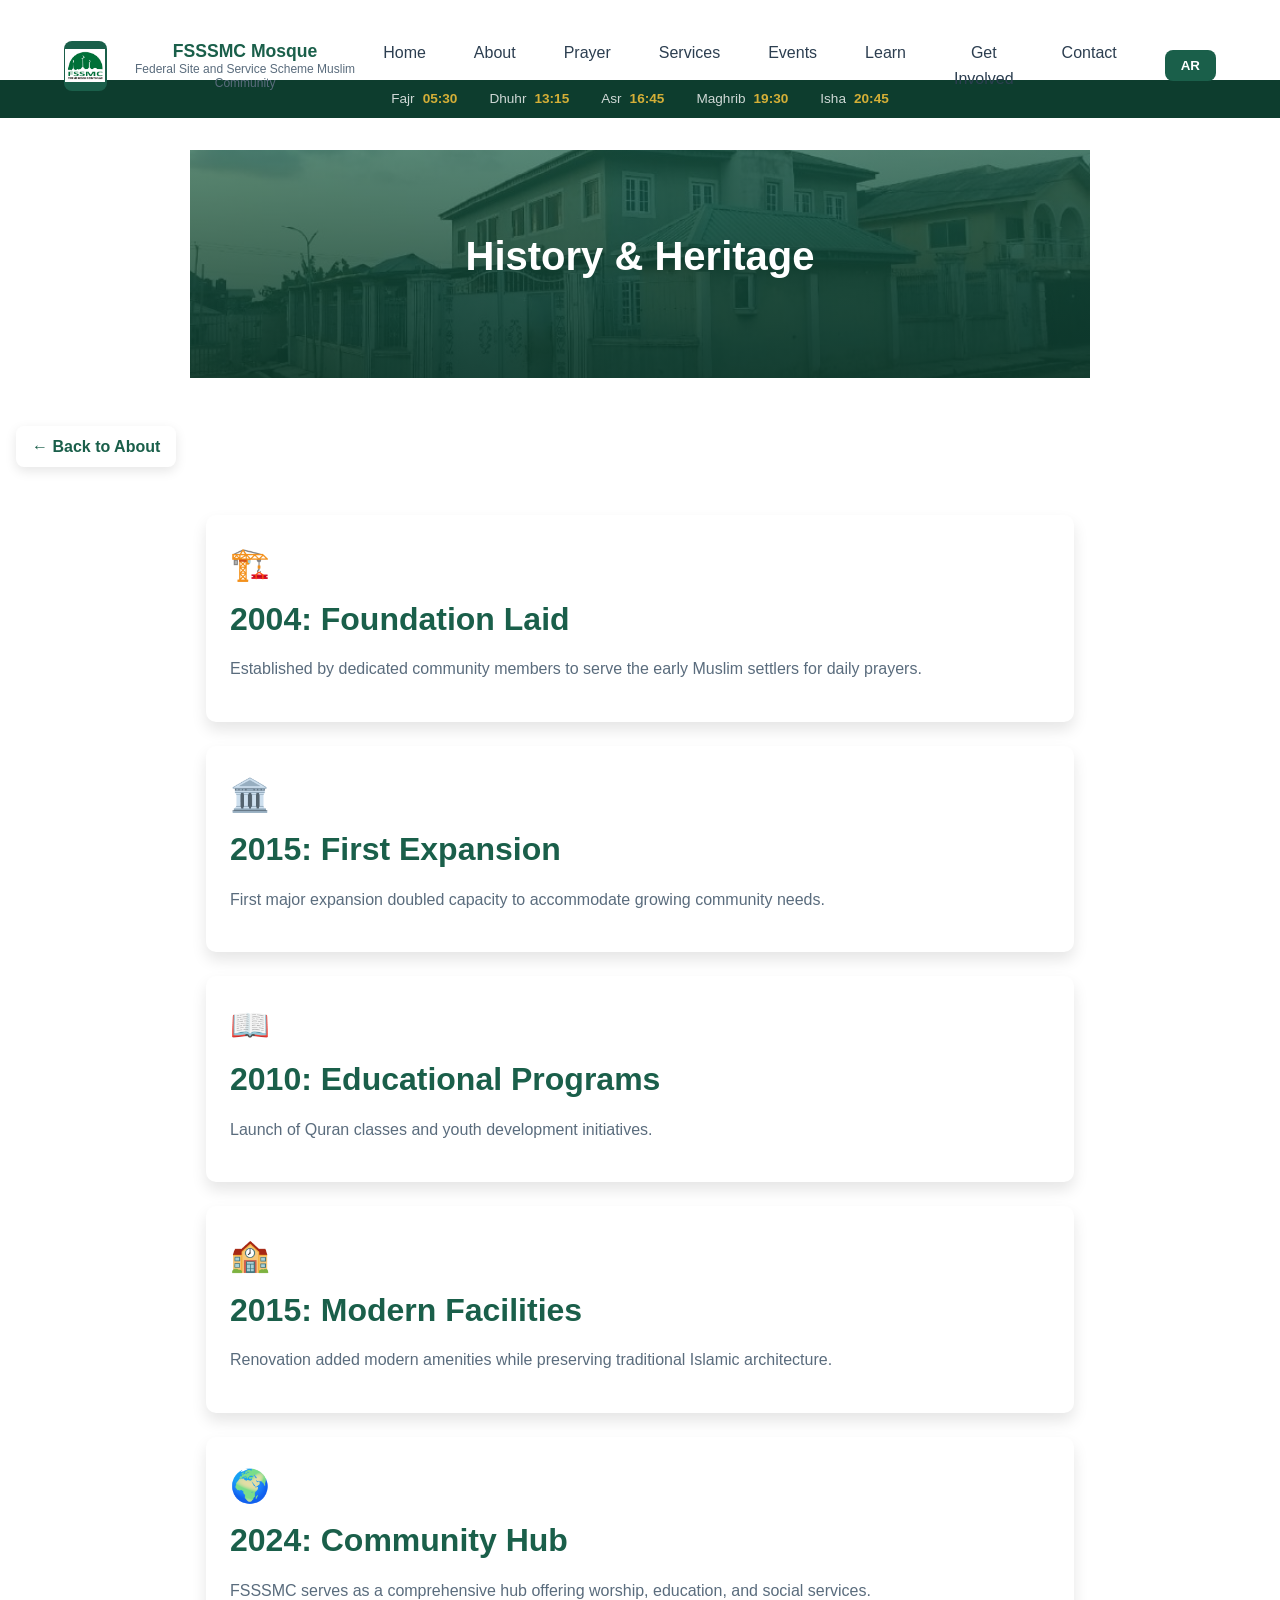
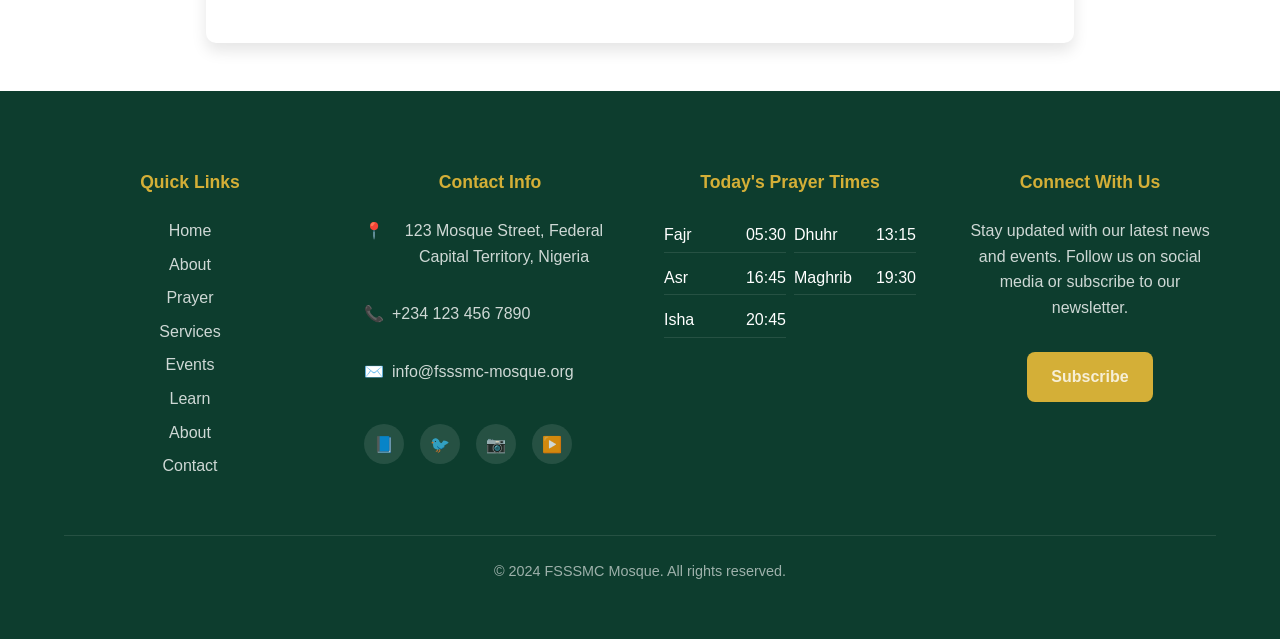
<file: fsssmc/fssscm.html/history.html>
<!DOCTYPE html>
<html lang="en" dir="ltr">
<head>
  <meta charset="UTF-8">
  <meta name="viewport" content="width=device-width, initial-scale=1.0">
  <meta name="description" content="Federal Site and Service Scheme Muslim Community Mosque - A place of worship, learning, and community for all Muslims">
  <meta name="keywords" content="mosque, islam, prayer, muslim, community, FSSSMC">
  <meta name="author" content="FSSSMC Mosque">
  <meta name="theme-color" content="#1a5f4a">
  
  <title>FSSSMC Mosque - Home</title>
  
  <!-- Favicon -->
 <link rel="icon" type="image/png" href="weblogo.png">
 

  <!-- Stylesheet -->
  <link rel="stylesheet" href="css/style.css">
</head>
<body>
  <!-- Prayer Times Ticker -->
  <div class="prayer-ticker">
    <div class="container">
      <div class="prayer-ticker-content">
        <div class="prayer-ticker-item">
          <span class="prayer-ticker-label" data-i18n="prayer_fajr">Fajr:</span>
          <span class="prayer-ticker-time" data-prayer="fajr">05:56</span>
        </div>
        <div class="prayer-ticker-item">
          <span class="prayer-ticker-label" data-i18n="prayer_dhuhr">Dhuhr:</span>
          <span class="prayer-ticker-time" data-prayer="dhuhr">12:56</span>
        </div>
        <div class="prayer-ticker-item">
          <span class="prayer-ticker-label" data-i18n="prayer_asr">Asr:</span>
          <span class="prayer-ticker-time" data-prayer="asr">16:08</span>
        </div>
        <div class="prayer-ticker-item">
          <span class="prayer-ticker-label" data-i18n="prayer_maghrib">Maghrib:</span>
          <span class="prayer-ticker-time" data-prayer="maghrib">18:58</span>
        </div>
        <div class="prayer-ticker-item">
          <span class="prayer-ticker-label" data-i18n="prayer_isha">Isha:</span>
          <span class="prayer-ticker-time" data-prayer="isha">19:55</span>
        </div>
      </div>
    </div>
  </div>
  
  <!-- Header -->
  <header class="header" role="banner">
    <div class="header-container">
      <!-- Logo -->
      <a href="index.html" class="logo" aria-label="FSSSMC Mosque Home">
        <div class="logo-icon">
  <img src="sumayyah.png" alt="FSSSMC Logo">
</div>
        <div class="logo-text">
          <span class="logo-title" data-i18n="logo_title">FSSSMC Mosque</span>
          <span class="logo-subtitle" data-i18n="logo_subtitle">Federal Site and Service Scheme Muslim Community</span>
        </div>
      </a>
      
      <!-- Navigation -->
      <nav class="nav" role="navigation" aria-label="Main Navigation">
        <ul class="nav-menu">
          <li><a href="index.html" class="nav-link active" data-i18n="nav_home">Home</a></li>
          <li><a href="about.html" class="nav-link" data-i18n="nav_about">About</a></li>
          <li><a href="prayer.html" class="nav-link" data-i18n="nav_prayer">Prayer</a></li>
          <li><a href="services.html" class="nav-link" data-i18n="nav_services">Services</a></li>
          <li><a href="events.html" class="nav-link" data-i18n="nav_events">Events</a></li>
          <li><a href="learn.html" class="nav-link" data-i18n="nav_learn">Learn</a></li>
          <li><a href="get-involved.html" class="nav-link" data-i18n="nav_get_involved">Get Involved</a></li>
          <li><a href="contact.html" class="nav-link" data-i18n="nav_contact">Contact</a></li>
        </ul>
        
        <!-- Header Actions -->
        <div class="header-actions">
          <button class="lang-toggle" type="button" aria-label="Toggle Language">AR</button>
        </div>
      </nav>
      
      <!-- Hamburger Menu -->
      <button class="hamburger" type="button" aria-label="Toggle Menu" aria-expanded="false">
        <span></span>
        <span></span>
        <span></span>
      </button>
    </div>
  </header>
  <style>
    /* Use global body styles for unified design */
    header { background: transparent; color: var(--text-primary); text-align: center; padding: 2rem; }
    header h1 { font-family: 'Cairo', sans-serif; }
    section { max-width: 900px; margin: 2rem auto; padding: 0 1rem; }
    h2 { color: var(--primary-color); font-family: 'Cairo', sans-serif; margin-bottom: 1rem; }
    .card { background: #fff; padding: 1.5rem; border-radius: 10px; box-shadow: 0 8px 15px rgba(0,0,0,0.1); margin-bottom: 1.5rem; opacity: 0; transform: translateY(20px); transition: transform 0.4s ease, box-shadow 0.4s ease; }
    .card:hover { transform: translateY(-5px); box-shadow: 0 15px 25px rgba(0,0,0,0.2); }
    .icon { font-size: 2rem; margin-bottom: 0.5rem; color: var(--primary-color); }
    footer { background: var(--primary-dark); color: var(--text-light); text-align: center; padding: 2rem 1rem; margin-top: 3rem; }
    footer a { color: var(--accent-color); text-decoration: none; }
    /* Back button styling (scoped) */
    .back-btn {
      display: inline-block;
      margin: 1rem;
      padding: 0.5rem 1rem;
      background: #ffffff;
      color: var(--primary-color);
      border-radius: 8px;
      box-shadow: 0 4px 12px rgba(0,0,0,0.1);
      text-decoration: none;
      font-weight: 600;
      transition: transform 0.2s ease, box-shadow 0.2s ease;
    }
    .back-btn:hover {
      transform: translateY(-2px);
      box-shadow: 0 8px 16px rgba(0,0,0,0.15);
    }
  </style>
</head>
<body>

  <section class="page-header" aria-labelledby="history-hero-title">
    <div class="container">
      <h1 id="history-hero-title">History & Heritage</h1>
    </div>
  </section>

  <div>
    <a href="about.html" class="back-btn" aria-label="Back to About">← Back to About</a>
  </div>

  <section>
    <div class="card">
      <div class="icon">🏗️</div>
      <h2>2004: Foundation Laid</h2>
      <p>Established by dedicated community members to serve the early Muslim settlers for daily prayers.</p>
    </div>
    <div class="card">
      <div class="icon">🏛️</div>
      <h2>2015: First Expansion</h2>
      <p>First major expansion doubled capacity to accommodate growing community needs.</p>
    </div>
    <div class="card">
      <div class="icon">📖</div>
      <h2>2010: Educational Programs</h2>
      <p>Launch of Quran classes and youth development initiatives.</p>
    </div>
    <div class="card">
      <div class="icon">🏫</div>
      <h2>2015: Modern Facilities</h2>
      <p>Renovation added modern amenities while preserving traditional Islamic architecture.</p>
    </div>
    <div class="card">
      <div class="icon">🌍</div>
      <h2>2024: Community Hub</h2>
      <p>FSSSMC serves as a comprehensive hub offering worship, education, and social services.</p>
    </div>
  </section>

   <!-- Footer -->
  <footer class="footer" role="contentinfo">
    <div class="container">
      <div class="footer-grid">

 <!-- Quick Links -->
        <div class="footer-section">
          <h4 data-i18n="footer_links">Quick Links</h4>
          <ul class="footer-links">
             <li><a href="index.html" data-i18n="nav_index">Home</a></li>
            <li><a href="about.html" data-i18n="nav_about">About</a></li>
            <li><a href="prayer.html" data-i18n="nav_prayer">Prayer Times</a></li>
            <li><a href="services.html" data-i18n="nav_services">Services</a></li>
            <li><a href="events.html" data-i18n="nav_events">Events</a></li>
            <li><a href="learn.html" data-i18n="nav_learn">Learn</a></li>
             <li><a href="get-involved.html" data-i18n="nav_about">Get Involved</a></li>
            <li><a href="contact.html" data-i18n="nav_contact">Contact</a></li>
          </ul>
        </div>

        <!-- Contact Info -->
        <div class="footer-section">
          <h4 data-i18n="footer_contact">Contact Info</h4>
          <div class="footer-contact-item">
            <span>📍</span>
            <p>123 Mosque Street, Federal Capital Territory, Nigeria</p>
          </div>
          <div class="footer-contact-item">
            <span>📞</span>
            <p>+234 123 456 7890</p>
          </div>
          <div class="footer-contact-item">
            <span>✉️</span>
            <p>info@fsssmc-mosque.org</p>
          </div>
          <div class="footer-social">
            <a href="#" class="footer-social-link" aria-label="Facebook">📘</a>
            <a href="#" class="footer-social-link" aria-label="Twitter">🐦</a>
            <a href="#" class="footer-social-link" aria-label="Instagram">📷</a>
            <a href="#" class="footer-social-link" aria-label="YouTube">▶️</a>
          </div>
        </div>
        
        <!-- Prayer Times -->
        <div class="footer-section">
          <h4 data-i18n="footer_prayer">Today's Prayer Times</h4>
          <div class="footer-prayer-times">
            <div class="footer-prayer-item">
              <span data-i18n="prayer_fajr">Fajr</span>
              <span data-prayer="fajr">05:56</span>
            </div>
            <div class="footer-prayer-item">
              <span data-i18n="prayer_dhuhr">Dhuhr</span>
              <span data-prayer="dhuhr">12:56</span>
            </div>
            <div class="footer-prayer-item">
              <span data-i18n="prayer_asr">Asr</span>
              <span data-prayer="asr">16:08</span>
            </div>
            <div class="footer-prayer-item">
              <span data-i18n="prayer_maghrib">Maghrib</span>
              <span data-prayer="maghrib">18:58</span>
            </div>
            <div class="footer-prayer-item">
              <span data-i18n="prayer_isha">Isha</span>
              <span data-prayer="isha">19:55</span>
            </div>
          </div>
        </div>
      
        
        <!-- Connect -->
        <div class="footer-section">
          <h4 data-i18n="footer_connect">Connect With Us</h4>
          <p>Stay updated with our latest news and events. Follow us on social media or subscribe to our newsletter.</p>
          <a href="contact.html#newsletter" class="btn btn-secondary" style="margin-top: 1rem;" data-i18n="subscribe">Subscribe</a>
        </div>
      </div>
      
      <div class="footer-bottom">
        <p data-i18n="footer_copyright">© 2024 FSSSMC Mosque. All rights reserved.</p>
      </div>
    </div>
  </footer>

  <script src="js/script.js"></script>
  <script>
    const cards = document.querySelectorAll('.card');
    const observer = new IntersectionObserver(entries => {
      entries.forEach(entry => {
        if(entry.isIntersecting){
          entry.target.style.opacity = 1;
          entry.target.style.transform = 'translateY(0)';
          observer.unobserve(entry.target);
        }
      });
    }, { threshold: 0.1 });
    cards.forEach(card => observer.observe(card));
  </script>
</body>
</html>
</file>
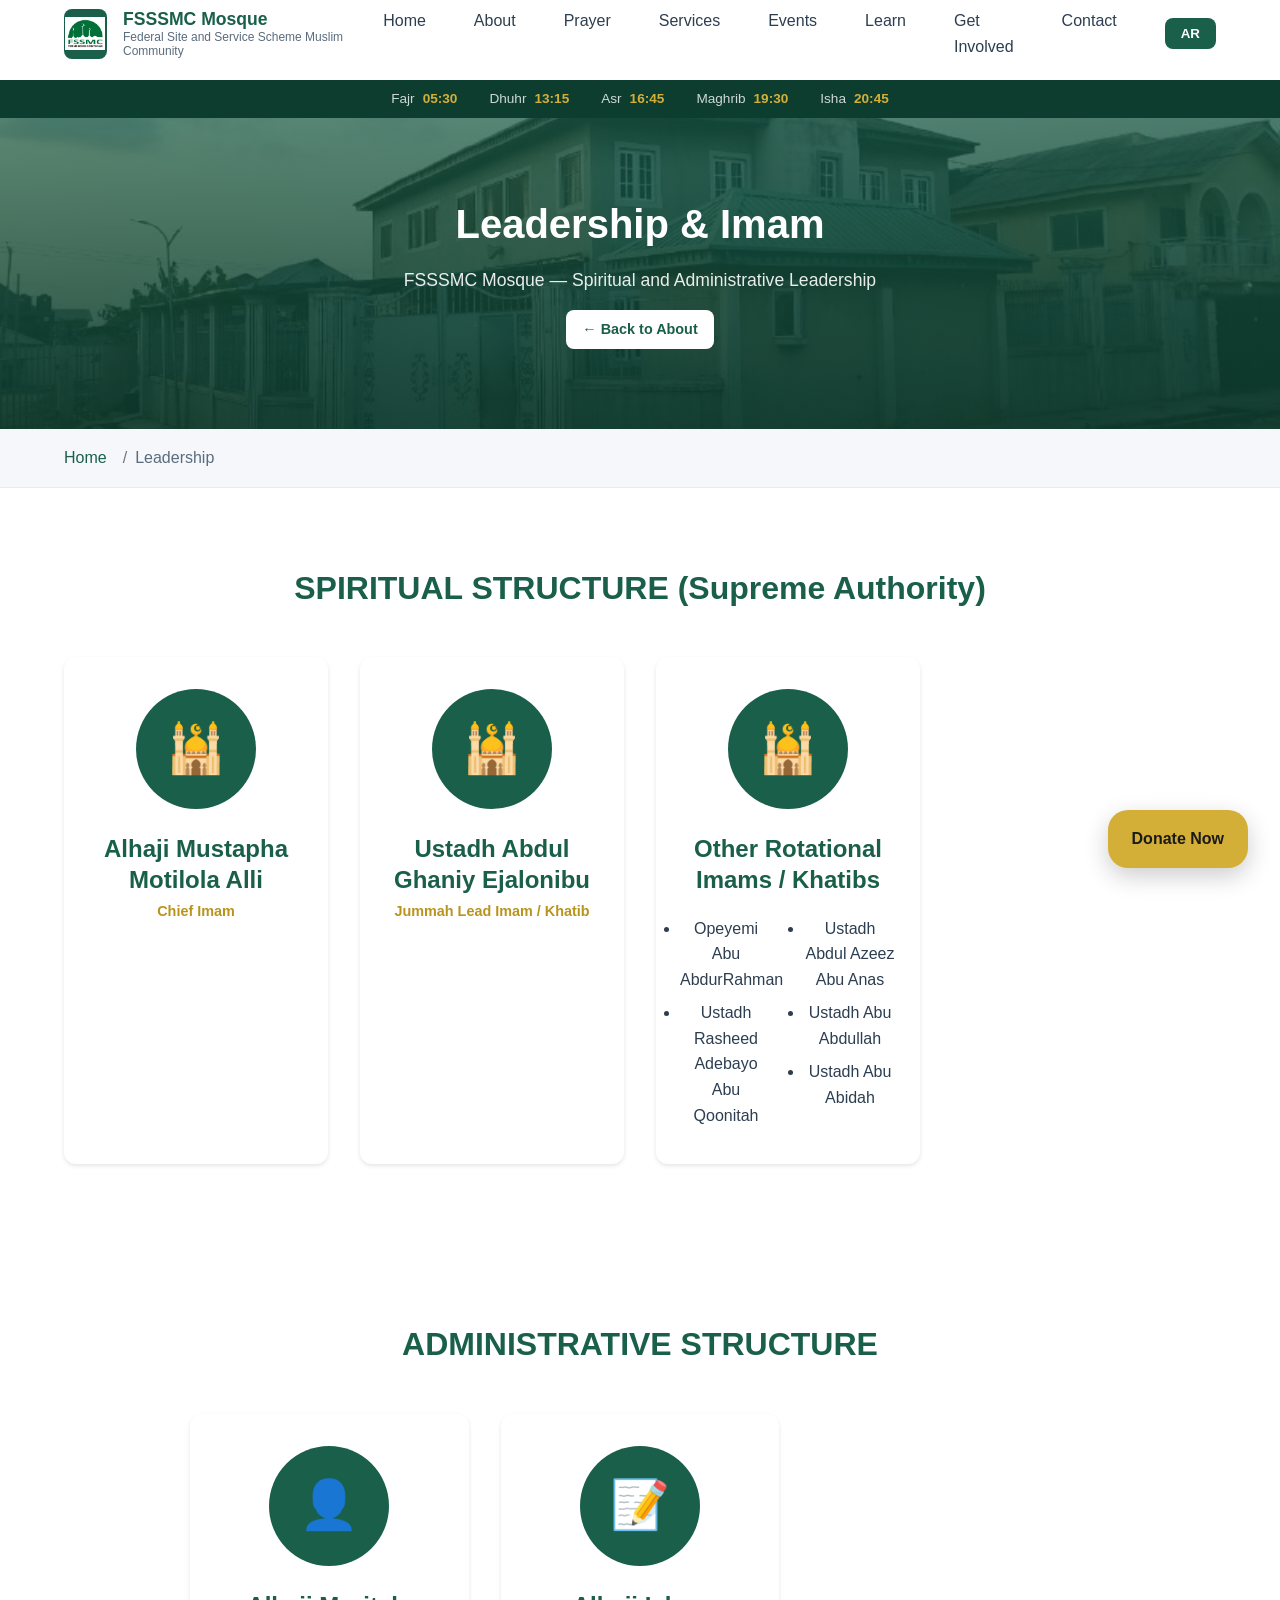
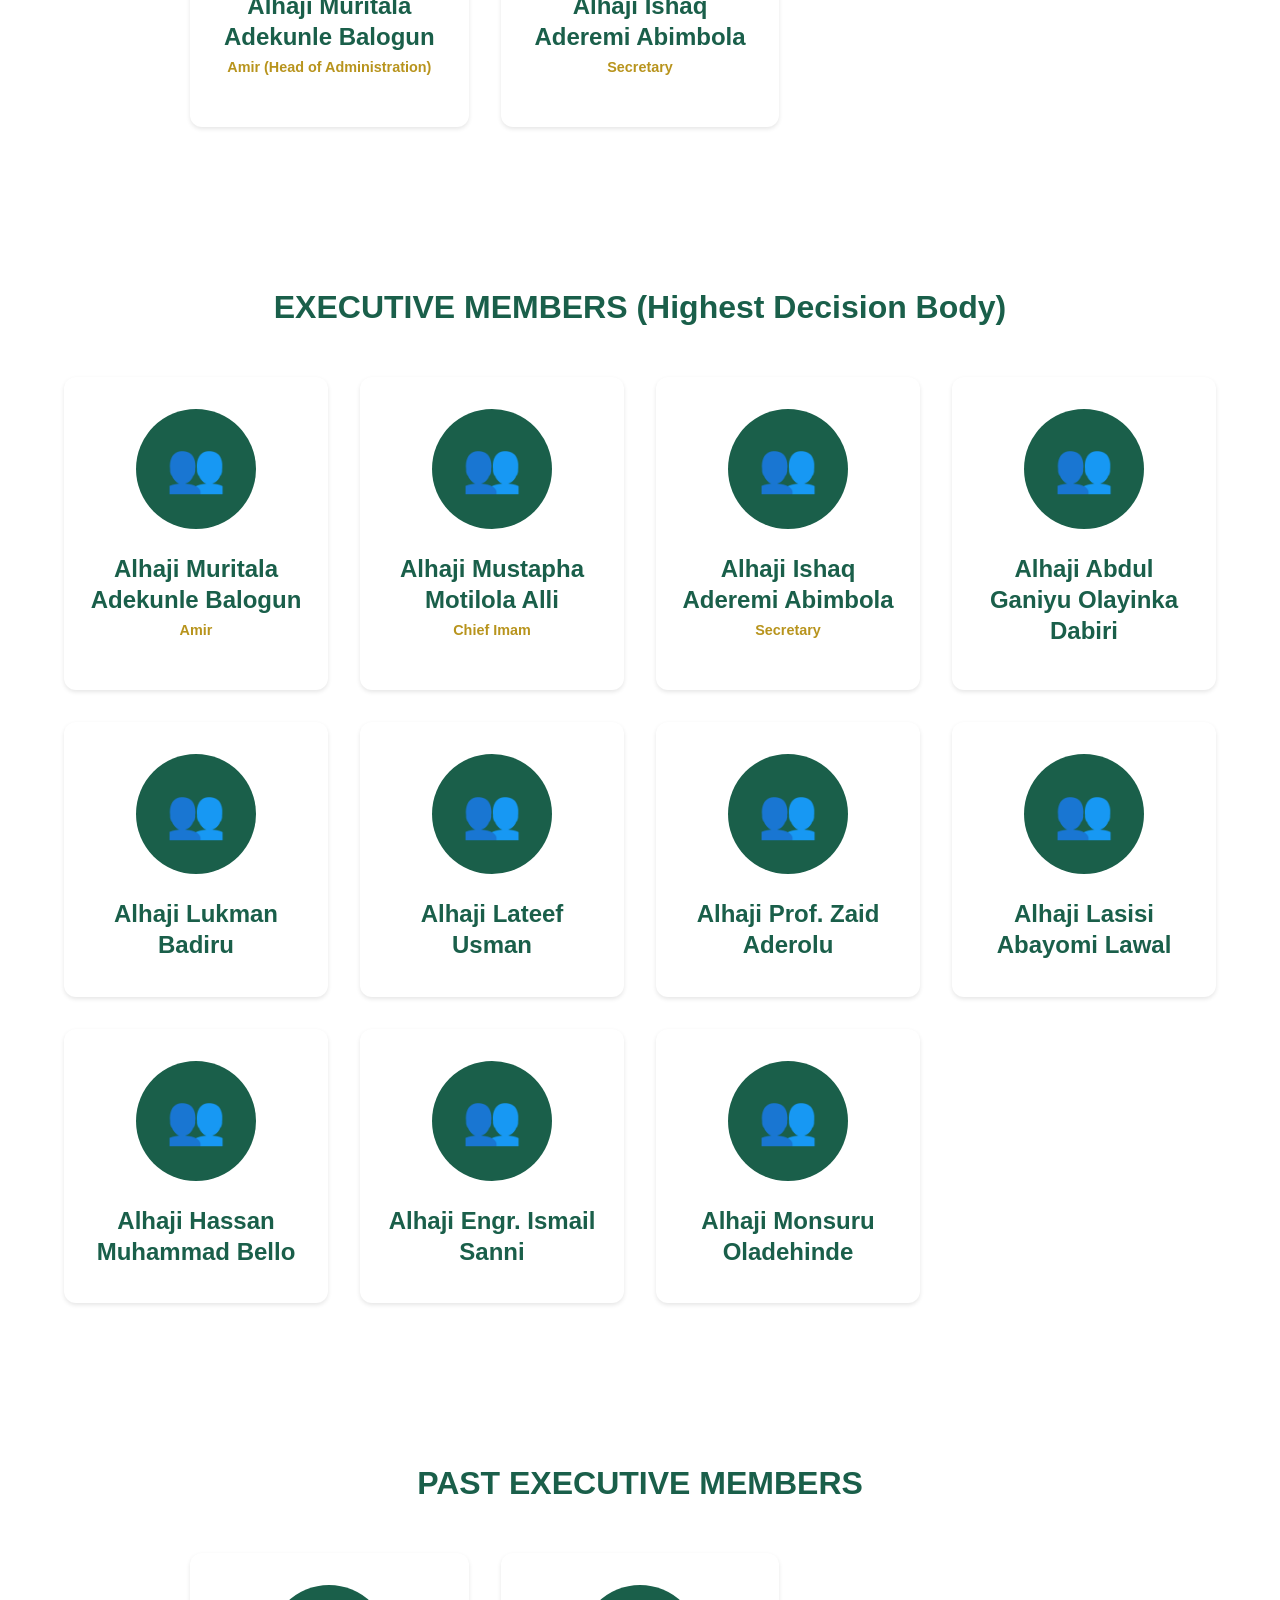
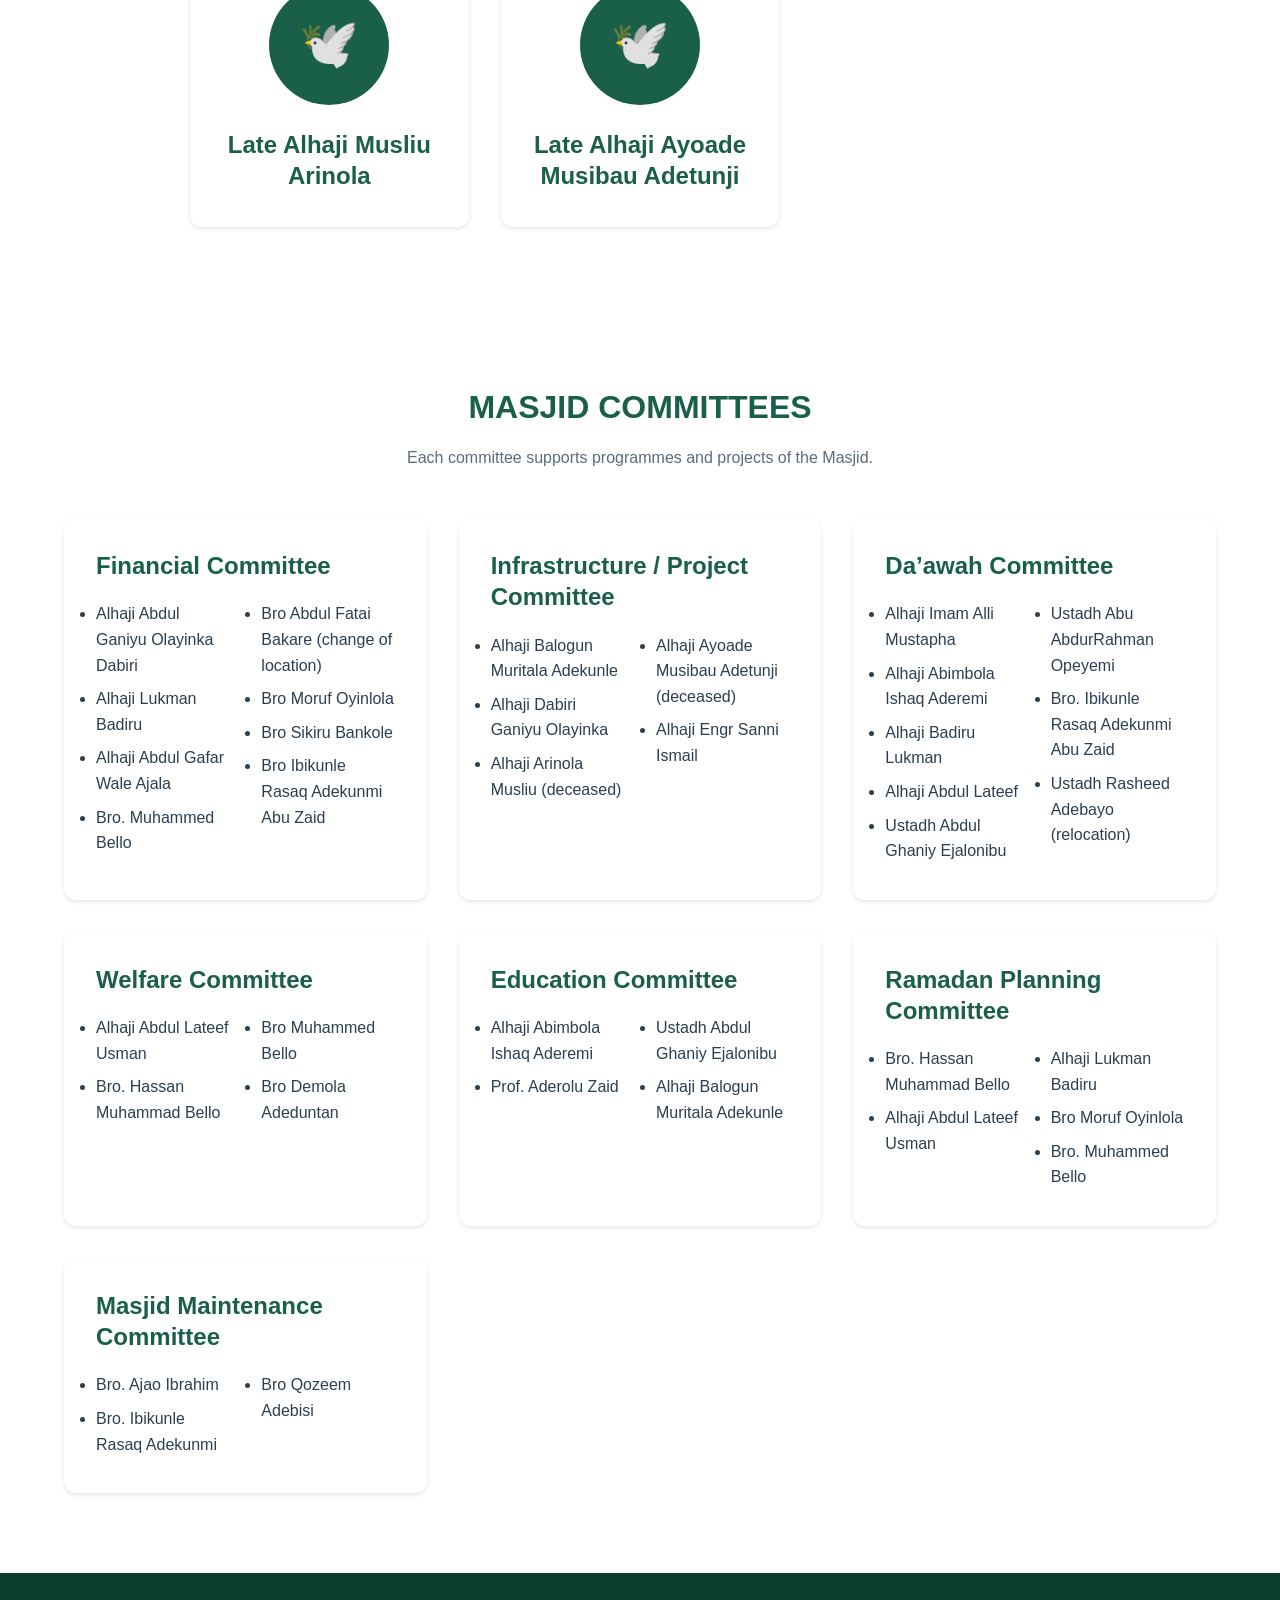
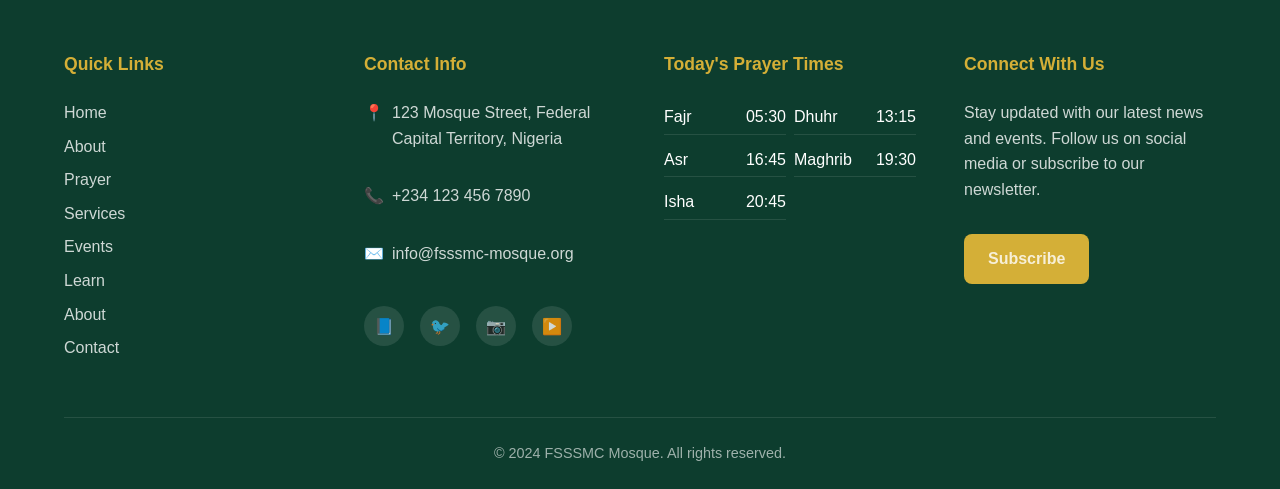
<file: fsssmc/fssscm.html/leadership.html>
<!DOCTYPE html>
<html lang="en" dir="ltr">
<head>
  <meta charset="UTF-8">
  <meta name="viewport" content="width=device-width, initial-scale=1.0">
  <meta name="description" content="Leadership and Imam of FSSSMC Mosque">
  <meta name="keywords" content="leadership, imam, executive, committees, FSSSMC">
  <meta name="author" content="FSSSMC Mosque">
  <meta name="theme-color" content="#1a5f4a">
  <title>Leadership & Imam - FSSSMC Mosque</title>

<link rel="icon" type="image/png" href="weblogo.png">

  <link rel="stylesheet" href="css/style.css">
</head>
<body class="leadership-page">
  <div class="prayer-ticker">
    <div class="container">
      <div class="prayer-ticker-content">
        <div class="prayer-ticker-item"><span class="prayer-ticker-label" data-i18n="prayer_fajr">Fajr:</span><span class="prayer-ticker-time" data-prayer="fajr">05:56</span></div>
        <div class="prayer-ticker-item"><span class="prayer-ticker-label" data-i18n="prayer_dhuhr">Dhuhr:</span><span class="prayer-ticker-time" data-prayer="dhuhr">12:56</span></div>
        <div class="prayer-ticker-item"><span class="prayer-ticker-label" data-i18n="prayer_asr">Asr:</span><span class="prayer-ticker-time" data-prayer="asr">16:08</span></div>
        <div class="prayer-ticker-item"><span class="prayer-ticker-label" data-i18n="prayer_maghrib">Maghrib:</span><span class="prayer-ticker-time" data-prayer="maghrib">18:58</span></div>
        <div class="prayer-ticker-item"><span class="prayer-ticker-label" data-i18n="prayer_isha">Isha:</span><span class="prayer-ticker-time" data-prayer="isha">19:55</span></div>
      </div>
    </div>
  </div>

  <header class="header" role="banner">
    <div class="header-container">
      <a href="index.html" class="logo" aria-label="FSSSMC Mosque Home">
         <div class="logo-icon">
  <img src="sumayyah.png" alt="FSSSMC Logo">
</div>
        <div class="logo-text">
          <span class="logo-title" data-i18n="logo_title">FSSSMC Mosque</span>
          <span class="logo-subtitle" data-i18n="logo_subtitle">Federal Site and Service Scheme Muslim Community</span>
        </div>
      </a>
      <nav class="nav" role="navigation" aria-label="Main Navigation">
        <ul class="nav-menu">
          <li><a href="index.html" class="nav-link" data-i18n="nav_home">Home</a></li>
          <li><a href="about.html" class="nav-link" data-i18n="nav_about">About</a></li>
          <li><a href="prayer.html" class="nav-link" data-i18n="nav_prayer">Prayer</a></li>
          <li><a href="services.html" class="nav-link" data-i18n="nav_services">Services</a></li>
          <li><a href="events.html" class="nav-link" data-i18n="nav_events">Events</a></li>
          <li><a href="learn.html" class="nav-link" data-i18n="nav_learn">Learn</a></li>
          <li><a href="get-involved.html" class="nav-link" data-i18n="nav_get_involved">Get Involved</a></li>
          <li><a href="contact.html" class="nav-link" data-i18n="nav_contact">Contact</a></li>
        </ul>
        <div class="header-actions">
          <button class="lang-toggle" type="button" aria-label="Toggle Language">AR</button>
        </div>
      </nav>
      <button class="hamburger" type="button" aria-label="Toggle Menu" aria-expanded="false">
        <span></span><span></span><span></span>
      </button>
    </div>
  </header>

  <main role="main">
    <section class="page-header" aria-labelledby="page-title">
      <div class="container">
        <h1 id="page-title">Leadership & Imam</h1>
        <p>FSSSMC Mosque — Spiritual and Administrative Leadership</p>
        <div style="margin-top: 1rem;">
          <a href="about.html" class="btn btn-white btn-sm" aria-label="Back to About">← Back to About</a>
        </div>
      </div>
    </section>

    <nav class="breadcrumb" aria-label="Breadcrumb">
      <div class="container">
        <ol class="breadcrumb-list">
          <li class="breadcrumb-item"><a href="index.html" class="breadcrumb-link" data-i18n="breadcrumb_home">Home</a></li>
          <li class="breadcrumb-item"><span class="breadcrumb-current">Leadership</span></li>
        </ol>
      </div>
    </nav>

    <section class="content-section" aria-labelledby="hierarchy-title">
      <div class="container">
        <div class="section-header">
          <h2 id="hierarchy-title">SPIRITUAL STRUCTURE (Supreme Authority)</h2>
        </div>
        <div class="team-grid" role="list">
          <article class="team-card" role="listitem" aria-labelledby="chief-imam-name">
            <div class="team-image" aria-hidden="true">🕌</div>
            <div class="team-content">
              <h3 id="chief-imam-name" class="team-name">Alhaji Mustapha Motilola Alli</h3>
              <div class="team-role">Chief Imam</div>
            </div>
          </article>
          <article class="team-card" role="listitem" aria-labelledby="jummah-imam-name">
            <div class="team-image" aria-hidden="true">🕌</div>
            <div class="team-content">
              <h3 id="jummah-imam-name" class="team-name">Ustadh Abdul Ghaniy Ejalonibu</h3>
              <div class="team-role">Jummah Lead Imam / Khatib</div>
            </div>
          </article>
          <article class="team-card" role="listitem" aria-labelledby="rotational-imams">
            <div class="team-image" aria-hidden="true">🕌</div>
            <div class="team-content">
              <h3 id="rotational-imams" class="team-name">Other Rotational Imams / Khatibs</h3>
              <ul class="committee-list">
                <li>Opeyemi Abu AbdurRahman</li>
                <li>Ustadh Rasheed Adebayo Abu Qoonitah</li>
                <li>Ustadh Abdul Azeez Abu Anas</li>
                <li>Ustadh Abu Abdullah</li>
                <li>Ustadh Abu Abidah</li>
              </ul>
            </div>
          </article>
        </div>
      </div>
    </section>

    <section class="content-section" aria-labelledby="admin-structure-title">
      <div class="container">
        <div class="section-header">
          <h2 id="admin-structure-title">ADMINISTRATIVE STRUCTURE</h2>
        </div>
        <div class="team-grid" role="list">
          <article class="team-card" role="listitem" aria-labelledby="amir-name">
            <div class="team-image" aria-hidden="true">👤</div>
            <div class="team-content">
              <h3 id="amir-name" class="team-name">Alhaji Muritala Adekunle Balogun</h3>
              <div class="team-role">Amir (Head of Administration)</div>
            </div>
          </article>
          <article class="team-card" role="listitem" aria-labelledby="sec-name">
            <div class="team-image" aria-hidden="true">📝</div>
            <div class="team-content">
              <h3 id="sec-name" class="team-name">Alhaji Ishaq Aderemi Abimbola</h3>
              <div class="team-role">Secretary</div>
            </div>
          </article>
        </div>
      </div>
    </section>

    <section class="content-section" aria-labelledby="executives-title">
      <div class="container">
        <div class="section-header">
          <h2 id="executives-title">EXECUTIVE MEMBERS (Highest Decision Body)</h2>
        </div>
        <div class="team-grid" role="list">
          <article class="team-card" role="listitem"><div class="team-image" aria-hidden="true">👥</div><div class="team-content"><h3 class="team-name">Alhaji Muritala Adekunle Balogun</h3><div class="team-role">Amir</div></div></article>
          <article class="team-card" role="listitem"><div class="team-image" aria-hidden="true">👥</div><div class="team-content"><h3 class="team-name">Alhaji Mustapha Motilola Alli</h3><div class="team-role">Chief Imam</div></div></article>
          <article class="team-card" role="listitem"><div class="team-image" aria-hidden="true">👥</div><div class="team-content"><h3 class="team-name">Alhaji Ishaq Aderemi Abimbola</h3><div class="team-role">Secretary</div></div></article>
          <article class="team-card" role="listitem"><div class="team-image" aria-hidden="true">👥</div><div class="team-content"><h3 class="team-name">Alhaji Abdul Ganiyu Olayinka Dabiri</h3></div></article>
          <article class="team-card" role="listitem"><div class="team-image" aria-hidden="true">👥</div><div class="team-content"><h3 class="team-name">Alhaji Lukman Badiru</h3></div></article>
          <article class="team-card" role="listitem"><div class="team-image" aria-hidden="true">👥</div><div class="team-content"><h3 class="team-name">Alhaji Lateef Usman</h3></div></article>
          <article class="team-card" role="listitem"><div class="team-image" aria-hidden="true">👥</div><div class="team-content"><h3 class="team-name">Alhaji Prof. Zaid Aderolu</h3></div></article>
          <article class="team-card" role="listitem"><div class="team-image" aria-hidden="true">👥</div><div class="team-content"><h3 class="team-name">Alhaji Lasisi Abayomi Lawal</h3></div></article>
          <article class="team-card" role="listitem"><div class="team-image" aria-hidden="true">👥</div><div class="team-content"><h3 class="team-name">Alhaji Hassan Muhammad Bello</h3></div></article>
          <article class="team-card" role="listitem"><div class="team-image" aria-hidden="true">👥</div><div class="team-content"><h3 class="team-name">Alhaji Engr. Ismail Sanni</h3></div></article>
          <article class="team-card" role="listitem"><div class="team-image" aria-hidden="true">👥</div><div class="team-content"><h3 class="team-name">Alhaji Monsuru Oladehinde</h3></div></article>
        </div>
      </div>
    </section>

    <section class="content-section" aria-labelledby="past-executives-title">
      <div class="container">
        <div class="section-header">
          <h2 id="past-executives-title">PAST EXECUTIVE MEMBERS</h2>
        </div>
        <div class="team-grid" role="list">
          <article class="team-card" role="listitem"><div class="team-image" aria-hidden="true">🕊️</div><div class="team-content"><h3 class="team-name">Late Alhaji Musliu Arinola</h3></div></article>
          <article class="team-card" role="listitem"><div class="team-image" aria-hidden="true">🕊️</div><div class="team-content"><h3 class="team-name">Late Alhaji Ayoade Musibau Adetunji</h3></div></article>
        </div>
      </div>
    </section>

    <section class="content-section" aria-labelledby="committees-title">
      <div class="container">
        <div class="section-header">
          <h2 id="committees-title">MASJID COMMITTEES</h2>
          <p>Each committee supports programmes and projects of the Masjid.</p>
        </div>
        <div class="info-cards">
          <div class="info-card">
            <h3>Financial Committee</h3>
            <ul class="committee-list">
              <li>Alhaji Abdul Ganiyu Olayinka Dabiri</li>
              <li>Alhaji Lukman Badiru</li>
              <li>Alhaji Abdul Gafar Wale Ajala</li>
              <li>Bro. Muhammed Bello</li>
              <li>Bro Abdul Fatai Bakare (change of location)</li>
              <li>Bro Moruf Oyinlola</li>
              <li>Bro Sikiru Bankole</li>
              <li>Bro Ibikunle Rasaq Adekunmi Abu Zaid</li>
            </ul>
          </div>
          <div class="info-card">
            <h3>Infrastructure / Project Committee</h3>
            <ul class="committee-list">
              <li>Alhaji Balogun Muritala Adekunle</li>
              <li>Alhaji Dabiri Ganiyu Olayinka</li>
              <li>Alhaji Arinola Musliu (deceased)</li>
              <li>Alhaji Ayoade Musibau Adetunji (deceased)</li>
              <li>Alhaji Engr Sanni Ismail</li>
            </ul>
          </div>
          <div class="info-card">
            <h3>Da’awah Committee</h3>
            <ul class="committee-list">
              <li>Alhaji Imam Alli Mustapha</li>
              <li>Alhaji Abimbola Ishaq Aderemi</li>
              <li>Alhaji Badiru Lukman</li>
              <li>Alhaji Abdul Lateef</li>
              <li>Ustadh Abdul Ghaniy Ejalonibu</li>
              <li>Ustadh Abu AbdurRahman Opeyemi</li>
              <li>Bro. Ibikunle Rasaq Adekunmi Abu Zaid</li>
              <li>Ustadh Rasheed Adebayo (relocation)</li>
            </ul>
          </div>
          <div class="info-card">
            <h3>Welfare Committee</h3>
            <ul class="committee-list">
              <li>Alhaji Abdul Lateef Usman</li>
              <li>Bro. Hassan Muhammad Bello</li>
              <li>Bro Muhammed Bello</li>
              <li>Bro Demola Adeduntan</li>
            </ul>
          </div>
          <div class="info-card">
            <h3>Education Committee</h3>
            <ul class="committee-list">
              <li>Alhaji Abimbola Ishaq Aderemi</li>
              <li>Prof. Aderolu Zaid</li>
              <li>Ustadh Abdul Ghaniy Ejalonibu</li>
              <li>Alhaji Balogun Muritala Adekunle</li>
            </ul>
          </div>
          <div class="info-card">
            <h3>Ramadan Planning Committee</h3>
            <ul class="committee-list">
              <li>Bro. Hassan Muhammad Bello</li>
              <li>Alhaji Abdul Lateef Usman</li>
              <li>Alhaji Lukman Badiru</li>
              <li>Bro Moruf Oyinlola</li>
              <li>Bro. Muhammed Bello</li>
            </ul>
          </div>
          <div class="info-card">
            <h3>Masjid Maintenance Committee</h3>
            <ul class="committee-list">
              <li>Bro. Ajao Ibrahim</li>
              <li>Bro. Ibikunle Rasaq Adekunmi</li>
              <li>Bro Qozeem Adebisi</li>
            </ul>
          </div>
        </div>
      </div>
    </section>
  </main>

  <!-- Footer -->
  <footer class="footer" role="contentinfo">
    <div class="container">
      <div class="footer-grid">

 <!-- Quick Links -->
        <div class="footer-section">
          <h4 data-i18n="footer_links">Quick Links</h4>
          <ul class="footer-links">
             <li><a href="index.html" data-i18n="nav_index">Home</a></li>
            <li><a href="about.html" data-i18n="nav_about">About</a></li>
            <li><a href="prayer.html" data-i18n="nav_prayer">Prayer Times</a></li>
            <li><a href="services.html" data-i18n="nav_services">Services</a></li>
            <li><a href="events.html" data-i18n="nav_events">Events</a></li>
            <li><a href="learn.html" data-i18n="nav_learn">Learn</a></li>
             <li><a href="get-involved.html" data-i18n="nav_about">Get Involved</a></li>
            <li><a href="contact.html" data-i18n="nav_contact">Contact</a></li>
          </ul>
        </div>

        <!-- Contact Info -->
        <div class="footer-section">
          <h4 data-i18n="footer_contact">Contact Info</h4>
          <div class="footer-contact-item">
            <span>📍</span>
            <p>123 Mosque Street, Federal Capital Territory, Nigeria</p>
          </div>
          <div class="footer-contact-item">
            <span>📞</span>
            <p>+234 123 456 7890</p>
          </div>
          <div class="footer-contact-item">
            <span>✉️</span>
            <p>info@fsssmc-mosque.org</p>
          </div>
          <div class="footer-social">
            <a href="#" class="footer-social-link" aria-label="Facebook">📘</a>
            <a href="#" class="footer-social-link" aria-label="Twitter">🐦</a>
            <a href="#" class="footer-social-link" aria-label="Instagram">📷</a>
            <a href="#" class="footer-social-link" aria-label="YouTube">▶️</a>
          </div>
        </div>
        
        <!-- Prayer Times -->
        <div class="footer-section">
          <h4 data-i18n="footer_prayer">Today's Prayer Times</h4>
          <div class="footer-prayer-times">
            <div class="footer-prayer-item">
              <span data-i18n="prayer_fajr">Fajr</span>
              <span data-prayer="fajr">05:56</span>
            </div>
            <div class="footer-prayer-item">
              <span data-i18n="prayer_dhuhr">Dhuhr</span>
              <span data-prayer="dhuhr">12:56</span>
            </div>
            <div class="footer-prayer-item">
              <span data-i18n="prayer_asr">Asr</span>
              <span data-prayer="asr">16:08</span>
            </div>
            <div class="footer-prayer-item">
              <span data-i18n="prayer_maghrib">Maghrib</span>
              <span data-prayer="maghrib">18:58</span>
            </div>
            <div class="footer-prayer-item">
              <span data-i18n="prayer_isha">Isha</span>
              <span data-prayer="isha">19:55</span>
            </div>
          </div>
        </div>
        
        <!-- Connect -->
        <div class="footer-section">
          <h4 data-i18n="footer_connect">Connect With Us</h4>
          <p>Stay updated with our latest news and events. Follow us on social media or subscribe to our newsletter.</p>
          <a href="contact.html#newsletter" class="btn btn-secondary" style="margin-top: 1rem;" data-i18n="subscribe">Subscribe</a>
        </div>
      </div>
      
      <div class="footer-bottom">
        <p data-i18n="footer_copyright">© 2024 FSSSMC Mosque. All rights reserved.</p>
      </div>
    </div>
  </footer>
  
  <a href="get-involved.html#donate" class="donate-btn-sticky" data-i18n="donate_sticky">Donate Now</a>
  <script src="js/script.js"></script>
</body>
</html>
</file>
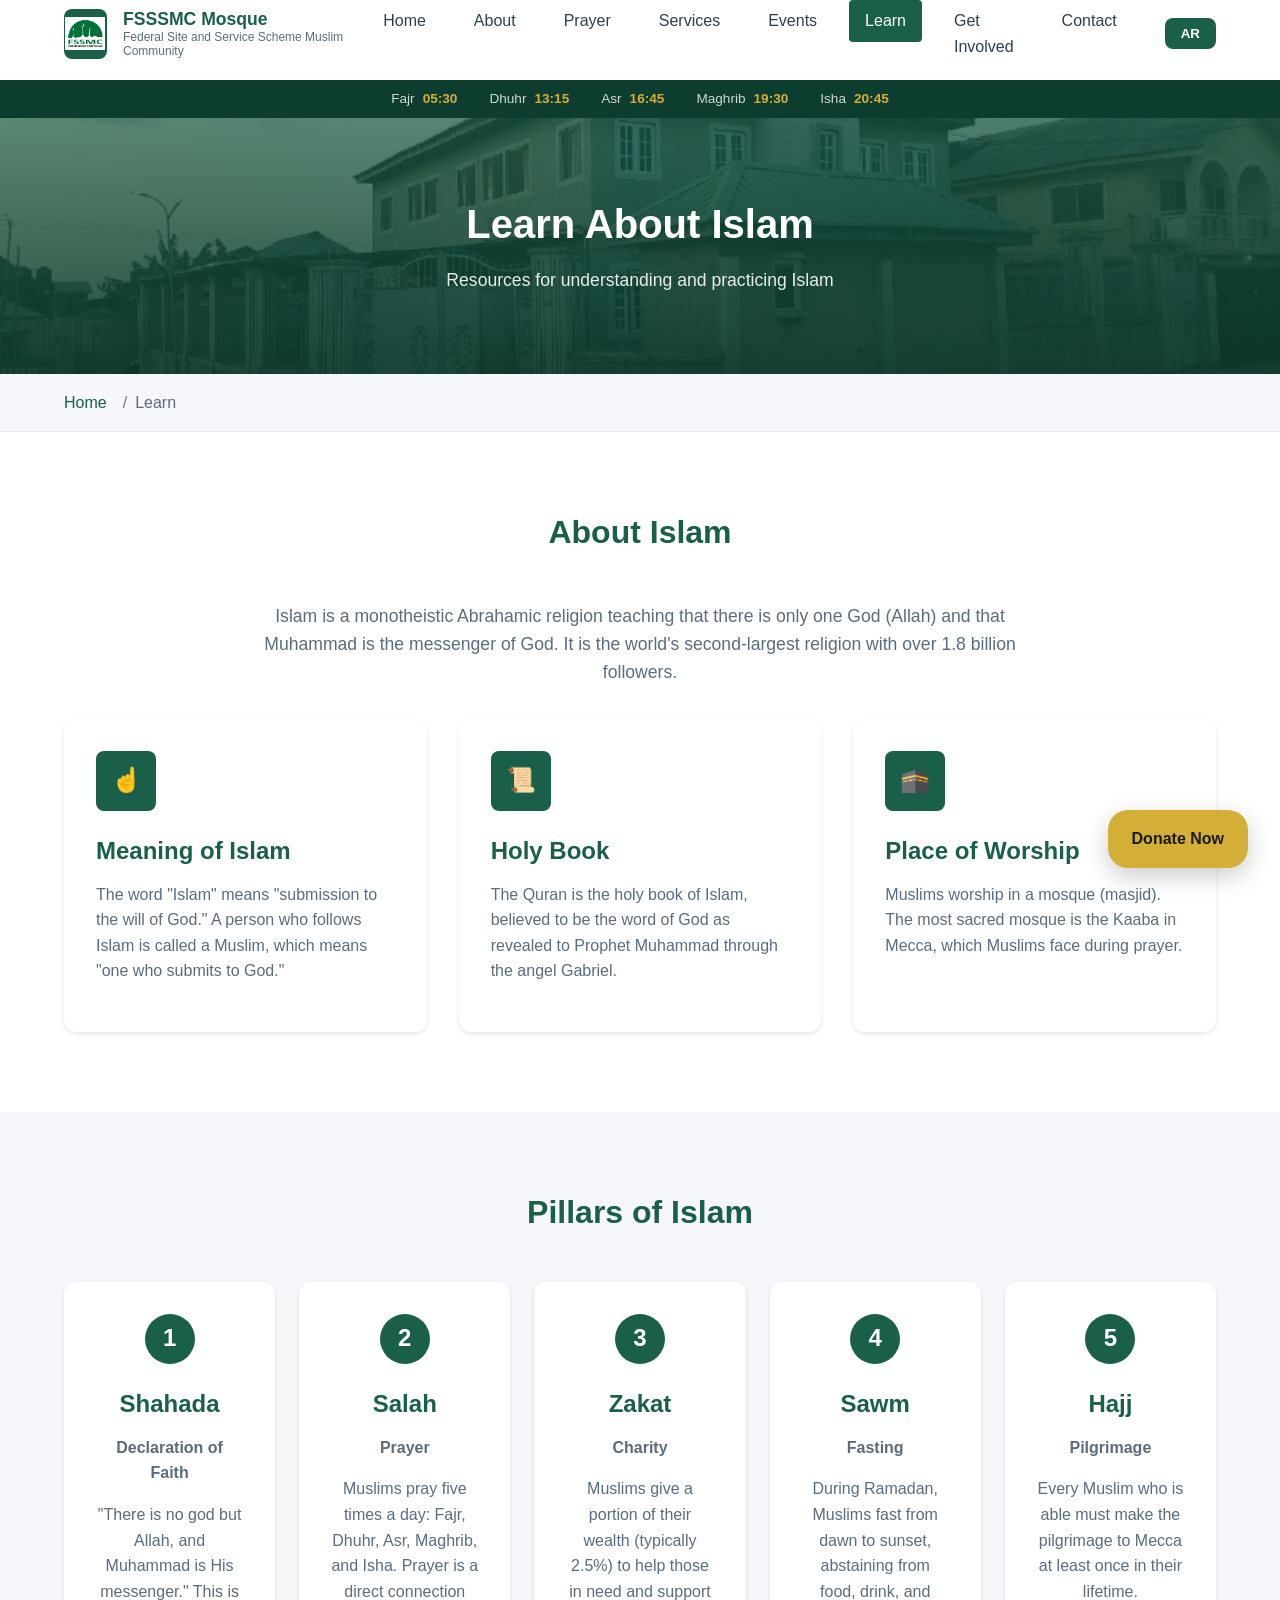
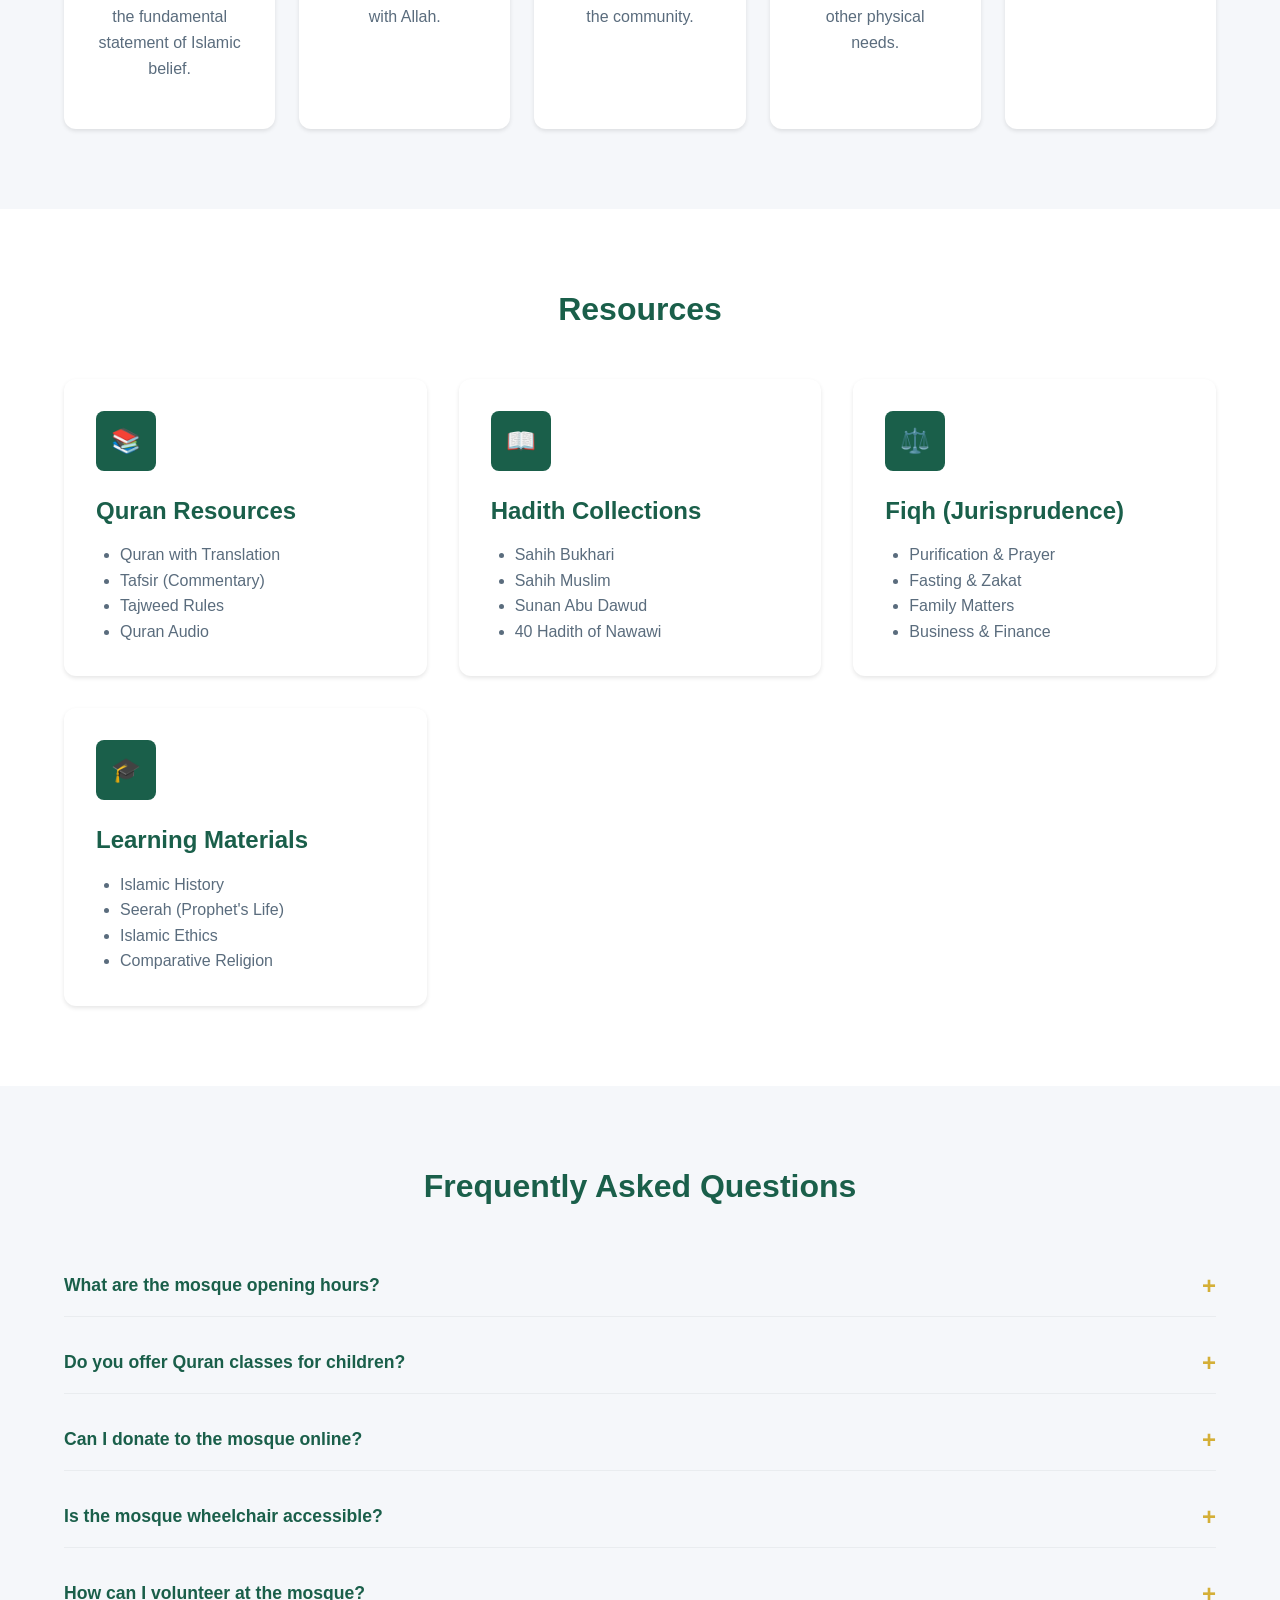
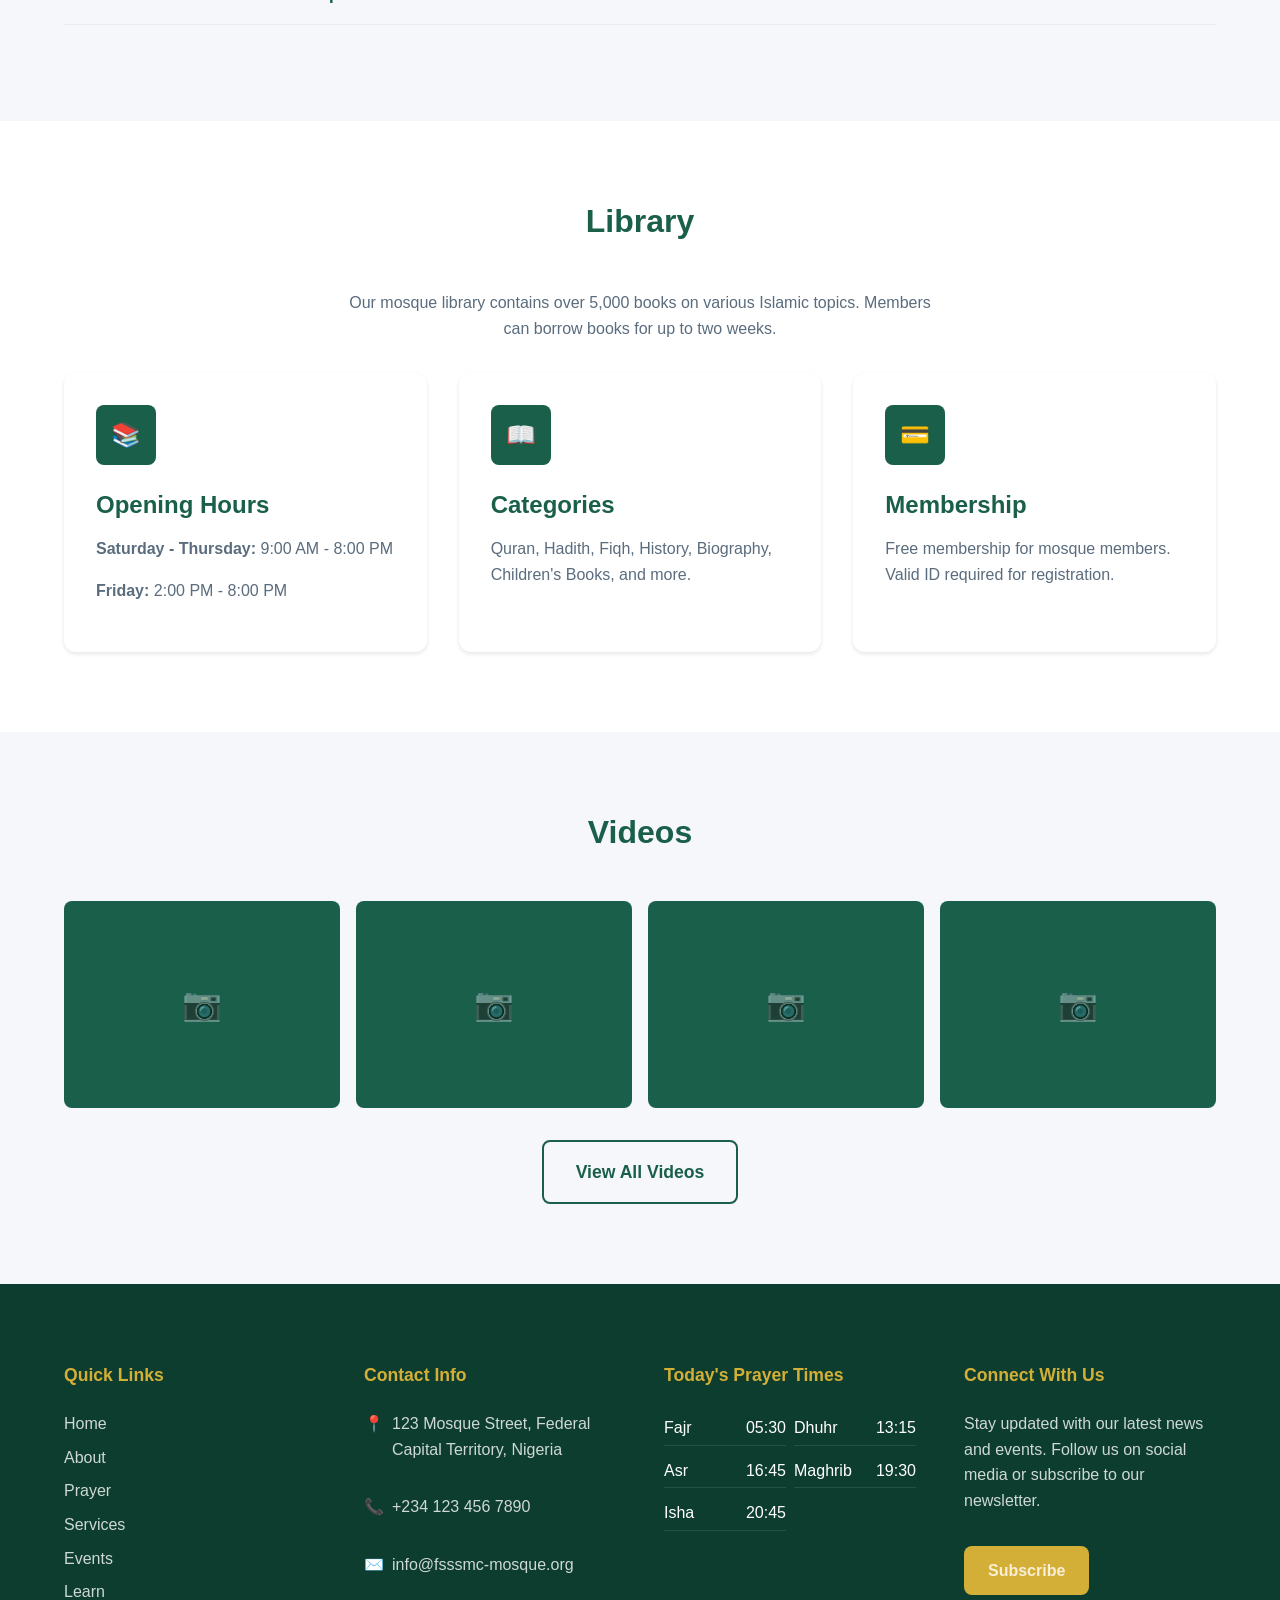
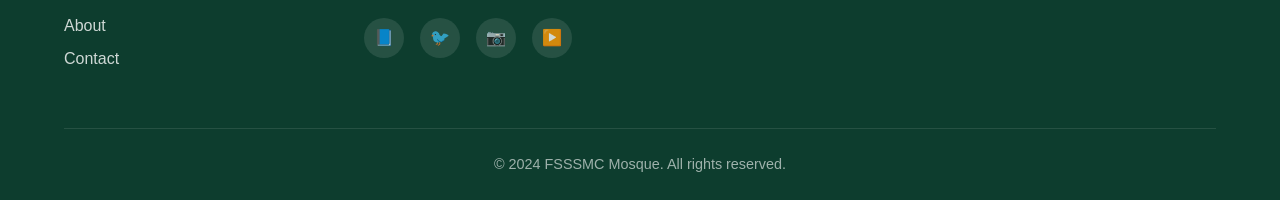
<file: fsssmc/fssscm.html/learn.html>
<!DOCTYPE html>
<html lang="en" dir="ltr">
<head>
  <meta charset="UTF-8">
  <meta name="viewport" content="width=device-width, initial-scale=1.0">
  <meta name="description" content="Learn About Islam - Pillars of Islam, Resources, FAQs, Library at FSSSMC Mosque">
  <meta name="keywords" content="learn islam, pillars of islam, islamic resources, quran, hadith">
  <meta name="author" content="FSSSMC Mosque">
  <meta name="theme-color" content="#1a5f4a">
  
  <title>Learn - FSSSMC Mosque</title>
  
  <!-- Favicon -->
 <link rel="icon" type="image/png" href="weblogo.png">
 
  <!-- Stylesheet -->
  <link rel="stylesheet" href="css/style.css">
</head>
<body>
  <!-- Prayer Times Ticker -->
  <div class="prayer-ticker">
    <div class="container">
      <div class="prayer-ticker-content">
        <div class="prayer-ticker-item">
          <span class="prayer-ticker-label" data-i18n="prayer_fajr">Fajr:</span>
          <span class="prayer-ticker-time" data-prayer="fajr">05:56</span>
        </div>
        <div class="prayer-ticker-item">
          <span class="prayer-ticker-label" data-i18n="prayer_dhuhr">Dhuhr:</span>
          <span class="prayer-ticker-time" data-prayer="dhuhr">12:56</span>
        </div>
        <div class="prayer-ticker-item">
          <span class="prayer-ticker-label" data-i18n="prayer_asr">Asr:</span>
          <span class="prayer-ticker-time" data-prayer="asr">16:08</span>
        </div>
        <div class="prayer-ticker-item">
          <span class="prayer-ticker-label" data-i18n="prayer_maghrib">Maghrib:</span>
          <span class="prayer-ticker-time" data-prayer="maghrib">18:58</span>
        </div>
        <div class="prayer-ticker-item">
          <span class="prayer-ticker-label" data-i18n="prayer_isha">Isha:</span>
          <span class="prayer-ticker-time" data-prayer="isha">19:55</span>
        </div>
      </div>
    </div>
  </div>
  
  <!-- Header -->
  <header class="header" role="banner">
    <div class="header-container">
      <!-- Logo -->
      <a href="index.html" class="logo" aria-label="FSSSMC Mosque Home">
         <div class="logo-icon">
  <img src="sumayyah.png" alt="FSSSMC Logo">
</div>
        <div class="logo-text">
          <span class="logo-title" data-i18n="logo_title">FSSSMC Mosque</span>
          <span class="logo-subtitle" data-i18n="logo_subtitle">Federal Site and Service Scheme Muslim Community</span>
        </div>
      </a>
      
      <!-- Navigation -->
      <nav class="nav" role="navigation" aria-label="Main Navigation">
        <ul class="nav-menu">
          <li><a href="index.html" class="nav-link" data-i18n="nav_home">Home</a></li>
          <li><a href="about.html" class="nav-link" data-i18n="nav_about">About</a></li>
          <li><a href="prayer.html" class="nav-link" data-i18n="nav_prayer">Prayer</a></li>
          <li><a href="services.html" class="nav-link" data-i18n="nav_services">Services</a></li>
          <li><a href="events.html" class="nav-link" data-i18n="nav_events">Events</a></li>
          <li><a href="learn.html" class="nav-link active" data-i18n="nav_learn">Learn</a></li>
          <li><a href="get-involved.html" class="nav-link" data-i18n="nav_get_involved">Get Involved</a></li>
          <li><a href="contact.html" class="nav-link" data-i18n="nav_contact">Contact</a></li>
        </ul>
        
        <!-- Header Actions -->
        <div class="header-actions">
          <button class="lang-toggle" type="button" aria-label="Toggle Language">AR</button>
        </div>
      </nav>
      
      <!-- Hamburger Menu -->
      <button class="hamburger" type="button" aria-label="Toggle Menu" aria-expanded="false">
        <span></span>
        <span></span>
        <span></span>
      </button>
    </div>
  </header>
  
  <!-- Main Content -->
  <main role="main">
    <!-- Page Header -->
    <section class="page-header" aria-labelledby="page-title">
      <div class="container">
        <h1 id="page-title" data-i18n="learn_title">Learn About Islam</h1>
        <p data-i18n="learn_subtitle">Resources for understanding and practicing Islam</p>
      </div>
    </section>
    
    <!-- Breadcrumb -->
    <nav class="breadcrumb" aria-label="Breadcrumb">
      <div class="container">
        <ol class="breadcrumb-list">
          <li class="breadcrumb-item">
            <a href="index.html" class="breadcrumb-link" data-i18n="breadcrumb_home">Home</a>
          </li>
          <li class="breadcrumb-item">
            <span class="breadcrumb-current" data-i18n="nav_learn">Learn</span>
          </li>
        </ol>
      </div>
    </nav>
    
    <!-- About Islam Section -->
    <section class="content-section" aria-labelledby="islam-heading">
      <div class="container">
        <div class="section-header reveal">
          <h2 id="islam-heading" data-i18n="learn_islam_title">About Islam</h2>
        </div>
        
        <div class="reveal">
          <p style="font-size: 1.1rem; max-width: 800px; margin: 0 auto 2rem; text-align: center;">
            Islam is a monotheistic Abrahamic religion teaching that there is only one God (Allah) and that Muhammad is the messenger of God. It is the world's second-largest religion with over 1.8 billion followers.
          </p>
          
          <div class="info-cards">
            <div class="info-card reveal">
              <div class="info-card-icon">☝️</div>
              <h3>Meaning of Islam</h3>
              <p>The word "Islam" means "submission to the will of God." A person who follows Islam is called a Muslim, which means "one who submits to God."</p>
            </div>
            
            <div class="info-card reveal">
              <div class="info-card-icon">📜</div>
              <h3>Holy Book</h3>
              <p>The Quran is the holy book of Islam, believed to be the word of God as revealed to Prophet Muhammad through the angel Gabriel.</p>
            </div>
            
            <div class="info-card reveal">
              <div class="info-card-icon">🕋</div>
              <h3>Place of Worship</h3>
              <p>Muslims worship in a mosque (masjid). The most sacred mosque is the Kaaba in Mecca, which Muslims face during prayer.</p>
            </div>
          </div>
        </div>
      </div>
    </section>
    
    <!-- Pillars of Islam Section -->
    <section class="content-section section-alt" aria-labelledby="pillars-heading">
      <div class="container">
        <div class="section-header reveal">
          <h2 id="pillars-heading" data-i18n="learn_pillars_title">Pillars of Islam</h2>
        </div>
        
        <div class="pillars-grid">
          <div class="pillar-card reveal">
            <div class="pillar-number">1</div>
            <h3>Shahada</h3>
            <p><strong>Declaration of Faith</strong></p>
            <p>"There is no god but Allah, and Muhammad is His messenger." This is the fundamental statement of Islamic belief.</p>
          </div>
          
          <div class="pillar-card reveal">
            <div class="pillar-number">2</div>
            <h3>Salah</h3>
            <p><strong>Prayer</strong></p>
            <p>Muslims pray five times a day: Fajr, Dhuhr, Asr, Maghrib, and Isha. Prayer is a direct connection with Allah.</p>
          </div>
          
          <div class="pillar-card reveal">
            <div class="pillar-number">3</div>
            <h3>Zakat</h3>
            <p><strong>Charity</strong></p>
            <p>Muslims give a portion of their wealth (typically 2.5%) to help those in need and support the community.</p>
          </div>
          
          <div class="pillar-card reveal">
            <div class="pillar-number">4</div>
            <h3>Sawm</h3>
            <p><strong>Fasting</strong></p>
            <p>During Ramadan, Muslims fast from dawn to sunset, abstaining from food, drink, and other physical needs.</p>
          </div>
          
          <div class="pillar-card reveal">
            <div class="pillar-number">5</div>
            <h3>Hajj</h3>
            <p><strong>Pilgrimage</strong></p>
            <p>Every Muslim who is able must make the pilgrimage to Mecca at least once in their lifetime.</p>
          </div>
        </div>
      </div>
    </section>
    
    <!-- Resources Section -->
    <section class="content-section" aria-labelledby="resources-heading">
      <div class="container">
        <div class="section-header reveal">
          <h2 id="resources-heading" data-i18n="learn_resources_title">Resources</h2>
        </div>
        
        <div class="info-cards">
          <div class="info-card reveal">
            <div class="info-card-icon">📚</div>
            <h3>Quran Resources</h3>
            <ul style="margin-left: 1.5rem; color: var(--text-secondary);">
              <li>Quran with Translation</li>
              <li>Tafsir (Commentary)</li>
              <li>Tajweed Rules</li>
              <li>Quran Audio</li>
            </ul>
          </div>
          
          <div class="info-card reveal">
            <div class="info-card-icon">📖</div>
            <h3>Hadith Collections</h3>
            <ul style="margin-left: 1.5rem; color: var(--text-secondary);">
              <li>Sahih Bukhari</li>
              <li>Sahih Muslim</li>
              <li>Sunan Abu Dawud</li>
              <li>40 Hadith of Nawawi</li>
            </ul>
          </div>
          
          <div class="info-card reveal">
            <div class="info-card-icon">⚖️</div>
            <h3>Fiqh (Jurisprudence)</h3>
            <ul style="margin-left: 1.5rem; color: var(--text-secondary);">
              <li>Purification & Prayer</li>
              <li>Fasting & Zakat</li>
              <li>Family Matters</li>
              <li>Business & Finance</li>
            </ul>
          </div>
          
          <div class="info-card reveal">
            <div class="info-card-icon">🎓</div>
            <h3>Learning Materials</h3>
            <ul style="margin-left: 1.5rem; color: var(--text-secondary);">
              <li>Islamic History</li>
              <li>Seerah (Prophet's Life)</li>
              <li>Islamic Ethics</li>
              <li>Comparative Religion</li>
            </ul>
          </div>
        </div>
      </div>
    </section>
    
    <!-- FAQ Section -->
    <section class="content-section section-alt" aria-labelledby="faq-heading">
      <div class="container">
        <div class="section-header reveal">
          <h2 id="faq-heading" data-i18n="learn_faq_title">Frequently Asked Questions</h2>
        </div>
        
        <div class="faq-list reveal">
          <!-- FAQ items will be populated by JavaScript -->
        </div>
      </div>
    </section>
    
    <!-- Library Section -->
    <section class="content-section" aria-labelledby="library-heading">
      <div class="container">
        <div class="section-header reveal">
          <h2 id="library-heading" data-i18n="learn_library_title">Library</h2>
        </div>
        
        <div class="reveal">
          <p style="text-align: center; max-width: 600px; margin: 0 auto 2rem;">
            Our mosque library contains over 5,000 books on various Islamic topics. Members can borrow books for up to two weeks.
          </p>
          
          <div class="info-cards">
            <div class="info-card reveal">
              <div class="info-card-icon">📚</div>
              <h3>Opening Hours</h3>
              <p><strong>Saturday - Thursday:</strong> 9:00 AM - 8:00 PM</p>
              <p><strong>Friday:</strong> 2:00 PM - 8:00 PM</p>
            </div>
            
            <div class="info-card reveal">
              <div class="info-card-icon">📖</div>
              <h3>Categories</h3>
              <p>Quran, Hadith, Fiqh, History, Biography, Children's Books, and more.</p>
            </div>
            
            <div class="info-card reveal">
              <div class="info-card-icon">💳</div>
              <h3>Membership</h3>
              <p>Free membership for mosque members. Valid ID required for registration.</p>
            </div>
          </div>
        </div>
      </div>
    </section>
    
    <!-- Videos Section -->
    <section class="content-section section-alt" aria-labelledby="videos-heading">
      <div class="container">
        <div class="section-header reveal">
          <h2 id="videos-heading" data-i18n="learn_videos_title">Videos</h2>
        </div>
        
        <div class="gallery-grid reveal">
          <div class="gallery-item" role="img" aria-label="Video thumbnail 1"></div>
          <div class="gallery-item" role="img" aria-label="Video thumbnail 2"></div>
          <div class="gallery-item" role="img" aria-label="Video thumbnail 3"></div>
          <div class="gallery-item" role="img" aria-label="Video thumbnail 4"></div>
        </div>
        
        <div class="text-center" style="margin-top: 2rem;">
          <a href="#" class="btn btn-outline btn-lg">View All Videos</a>
        </div>
      </div>
    </section>
  </main>
  
  <!-- Footer -->
  <footer class="footer" role="contentinfo">
    <div class="container">
      <div class="footer-grid">

 <!-- Quick Links -->
        <div class="footer-section">
          <h4 data-i18n="footer_links">Quick Links</h4>
          <ul class="footer-links">
             <li><a href="index.html" data-i18n="nav_index">Home</a></li>
            <li><a href="about.html" data-i18n="nav_about">About</a></li>
            <li><a href="prayer.html" data-i18n="nav_prayer">Prayer Times</a></li>
            <li><a href="services.html" data-i18n="nav_services">Services</a></li>
            <li><a href="events.html" data-i18n="nav_events">Events</a></li>
            <li><a href="learn.html" data-i18n="nav_learn">Learn</a></li>
             <li><a href="get-involved.html" data-i18n="nav_about">Get Involved</a></li>
            <li><a href="contact.html" data-i18n="nav_contact">Contact</a></li>
          </ul>
        </div>

        <!-- Contact Info -->
        <div class="footer-section">
          <h4 data-i18n="footer_contact">Contact Info</h4>
          <div class="footer-contact-item">
            <span>📍</span>
            <p>123 Mosque Street, Federal Capital Territory, Nigeria</p>
          </div>
          <div class="footer-contact-item">
            <span>📞</span>
            <p>+234 123 456 7890</p>
          </div>
          <div class="footer-contact-item">
            <span>✉️</span>
            <p>info@fsssmc-mosque.org</p>
          </div>
          <div class="footer-social">
            <a href="#" class="footer-social-link" aria-label="Facebook">📘</a>
            <a href="#" class="footer-social-link" aria-label="Twitter">🐦</a>
            <a href="#" class="footer-social-link" aria-label="Instagram">📷</a>
            <a href="#" class="footer-social-link" aria-label="YouTube">▶️</a>
          </div>
        </div>
        
         <!-- Prayer Times -->
        <div class="footer-section">
          <h4 data-i18n="footer_prayer">Today's Prayer Times</h4>
          <div class="footer-prayer-times">
            <div class="footer-prayer-item">
              <span data-i18n="prayer_fajr">Fajr</span>
              <span data-prayer="fajr">05:56</span>
            </div>
            <div class="footer-prayer-item">
              <span data-i18n="prayer_dhuhr">Dhuhr</span>
              <span data-prayer="dhuhr">12:56</span>
            </div>
            <div class="footer-prayer-item">
              <span data-i18n="prayer_asr">Asr</span>
              <span data-prayer="asr">16:08</span>
            </div>
            <div class="footer-prayer-item">
              <span data-i18n="prayer_maghrib">Maghrib</span>
              <span data-prayer="maghrib">18:58</span>
            </div>
            <div class="footer-prayer-item">
              <span data-i18n="prayer_isha">Isha</span>
              <span data-prayer="isha">19:55</span>
            </div>
          </div>
        </div>
        
        <!-- Connect -->
        <div class="footer-section">
          <h4 data-i18n="footer_connect">Connect With Us</h4>
          <p>Stay updated with our latest news and events. Follow us on social media or subscribe to our newsletter.</p>
          <a href="contact.html#newsletter" class="btn btn-secondary" style="margin-top: 1rem;" data-i18n="subscribe">Subscribe</a>
        </div>
      </div>
      
      <div class="footer-bottom">
        <p data-i18n="footer_copyright">© 2024 FSSSMC Mosque. All rights reserved.</p>
      </div>
    </div>
  </footer>
  
  <!-- Sticky Donate Button -->
  <a href="get-involved.html#donate" class="donate-btn-sticky" data-i18n="donate_sticky">Donate Now</a>
  
  <!-- JavaScript -->
  <script src="js/script.js"></script>
</body>
</html>
</file>
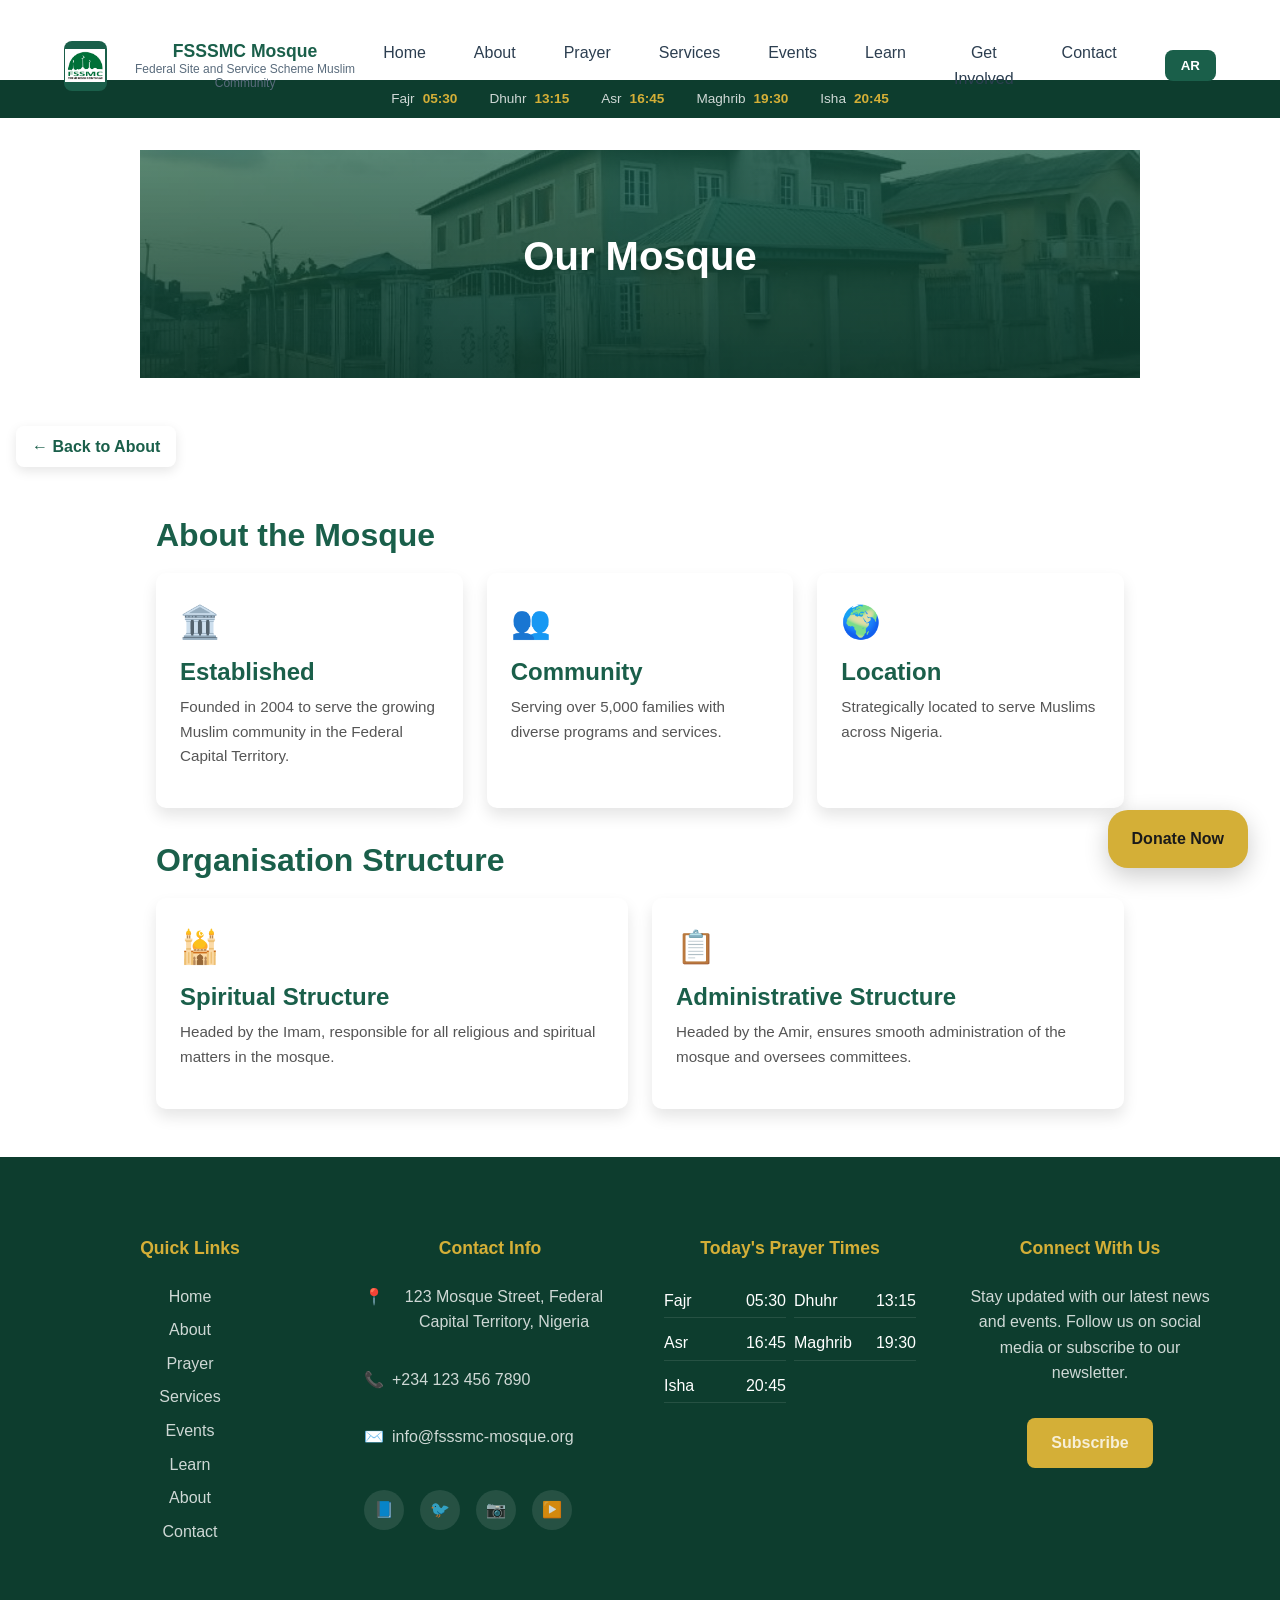
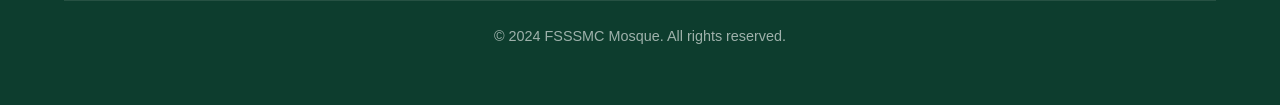
<file: fsssmc/fssscm.html/our-mosque.html>
<!DOCTYPE html>
<html lang="en" dir="ltr">
<head>
  <meta charset="UTF-8">
  <meta name="viewport" content="width=device-width, initial-scale=1.0">
  <meta name="description" content="Federal Site and Service Scheme Muslim Community Mosque - A place of worship, learning, and community for all Muslims">
  <meta name="keywords" content="mosque, islam, prayer, muslim, community, FSSSMC">
  <meta name="author" content="FSSSMC Mosque">
  <meta name="theme-color" content="#1a5f4a">
  
  <title>FSSSMC Mosque - Home</title>
  
  <!-- Favicon -->
 <link rel="icon" type="image/png" href="weblogo.png">
 

  <!-- Stylesheet -->
  <link rel="stylesheet" href="css/style.css">
</head>
<body>
  <!-- Prayer Times Ticker -->
  <div class="prayer-ticker">
    <div class="container">
      <div class="prayer-ticker-content">
        <div class="prayer-ticker-item">
          <span class="prayer-ticker-label" data-i18n="prayer_fajr">Fajr:</span>
          <span class="prayer-ticker-time" data-prayer="fajr">05:56</span>
        </div>
        <div class="prayer-ticker-item">
          <span class="prayer-ticker-label" data-i18n="prayer_dhuhr">Dhuhr:</span>
          <span class="prayer-ticker-time" data-prayer="dhuhr">12:56</span>
        </div>
        <div class="prayer-ticker-item">
          <span class="prayer-ticker-label" data-i18n="prayer_asr">Asr:</span>
          <span class="prayer-ticker-time" data-prayer="asr">16:08</span>
        </div>
        <div class="prayer-ticker-item">
          <span class="prayer-ticker-label" data-i18n="prayer_maghrib">Maghrib:</span>
          <span class="prayer-ticker-time" data-prayer="maghrib">18:58</span>
        </div>
        <div class="prayer-ticker-item">
          <span class="prayer-ticker-label" data-i18n="prayer_isha">Isha:</span>
          <span class="prayer-ticker-time" data-prayer="isha">19:55</span>
        </div>
      </div>
    </div>
  </div>

  <!-- Header -->
  <header class="header" role="banner">
    <div class="header-container">
      <!-- Logo -->
      <a href="index.html" class="logo" aria-label="FSSSMC Mosque Home">
        <div class="logo-icon">
  <img src="sumayyah.png" alt="FSSSMC Logo">
</div>
        <div class="logo-text">
          <span class="logo-title" data-i18n="logo_title">FSSSMC Mosque</span>
          <span class="logo-subtitle" data-i18n="logo_subtitle">Federal Site and Service Scheme Muslim Community</span>
        </div>
      </a>
      
      <!-- Navigation -->
      <nav class="nav" role="navigation" aria-label="Main Navigation">
        <ul class="nav-menu">
          <li><a href="index.html" class="nav-link active" data-i18n="nav_home">Home</a></li>
          <li><a href="about.html" class="nav-link" data-i18n="nav_about">About</a></li>
          <li><a href="prayer.html" class="nav-link" data-i18n="nav_prayer">Prayer</a></li>
          <li><a href="services.html" class="nav-link" data-i18n="nav_services">Services</a></li>
          <li><a href="events.html" class="nav-link" data-i18n="nav_events">Events</a></li>
          <li><a href="learn.html" class="nav-link" data-i18n="nav_learn">Learn</a></li>
          <li><a href="get-involved.html" class="nav-link" data-i18n="nav_get_involved">Get Involved</a></li>
          <li><a href="contact.html" class="nav-link" data-i18n="nav_contact">Contact</a></li>
        </ul>
        
        <!-- Header Actions -->
        <div class="header-actions">
          <button class="lang-toggle" type="button" aria-label="Toggle Language">AR</button>
        </div>
      </nav>
      
      <!-- Hamburger Menu -->
      <button class="hamburger" type="button" aria-label="Toggle Menu" aria-expanded="false">
        <span></span>
        <span></span>
        <span></span>
      </button>
    </div>
  </header>
  <style>
    /* ============================
       General Muslim-themed design
       ============================ */
    /* Use global body styles from css/style.css for unified design */

    header {
      background: transparent;
      color: var(--text-primary);
      padding: 2rem;
      text-align: center;
    }

    header h1 {
      font-size: 2rem;
      margin-bottom: 0.5rem;
      font-family: 'Cairo', sans-serif;
    }

    header p {
      font-size: 1rem;
      opacity: 0.9;
    }

    section {
      max-width: 1000px;
      margin: 2rem auto;
      padding: 0 1rem;
    }

    h2 {
      color: var(--primary-color);
      margin-bottom: 1rem;
      font-family: 'Cairo', sans-serif;
    }

    .intro-cards, .organisation, .jummah-service {
      display: grid;
      grid-template-columns: repeat(auto-fit, minmax(250px, 1fr));
      gap: 1.5rem;
      margin-bottom: 2rem;
    }

    .card {
      background: #fff;
      padding: 1.5rem;
      border-radius: 10px;
      box-shadow: 0 8px 15px rgba(0,0,0,0.1);
      transition: transform 0.4s ease, box-shadow 0.4s ease;
      cursor: default;
      position: relative;
    }

    .card:hover {
      transform: translateY(-5px);
      box-shadow: 0 15px 25px rgba(0,0,0,0.2);
    }

    .card h3 {
      margin-bottom: 0.5rem;
      font-family: 'Cairo', sans-serif;
      color: var(--primary-color);
    }

    .card p {
      font-size: 0.95rem;
      color: #555;
    }

    .icon {
      font-size: 2rem;
      margin-bottom: 0.5rem;
      color: var(--primary-color);
    }

    /* Fade-in animation for cards */
    .card {
      opacity: 0;
      transform: translateY(20px);
      animation: fadeInUp 0.8s forwards;
    }

    .card:nth-child(1) { animation-delay: 0.1s; }
    .card:nth-child(2) { animation-delay: 0.2s; }
    .card:nth-child(3) { animation-delay: 0.3s; }
    .card:nth-child(4) { animation-delay: 0.4s; }
    .card:nth-child(5) { animation-delay: 0.5s; }
    .card:nth-child(6) { animation-delay: 0.6s; }

    @keyframes fadeInUp {
      to {
        opacity: 1;
        transform: translateY(0);
      }
    }

    footer {
      background: var(--primary-dark);
      color: var(--text-light);
      padding: 2rem 1rem;
      text-align: center;
      margin-top: 3rem;
    }

    footer a {
      color: var(--accent-color);
      text-decoration: none;
    }

    @media (max-width: 600px) {
      header h1 { font-size: 1.5rem; }
      .card h3 { font-size: 1.1rem; }
    }
    /* Back button styling (scoped) */
    .back-btn {
      display: inline-block;
      margin: 1rem;
      padding: 0.5rem 1rem;
      background: #ffffff;
      color: var(--primary-color);
      border-radius: 8px;
      box-shadow: 0 4px 12px rgba(0,0,0,0.1);
      text-decoration: none;
      font-weight: 600;
      transition: transform 0.2s ease, box-shadow 0.2s ease;
    }
    .back-btn:hover {
      transform: translateY(-2px);
      box-shadow: 0 8px 16px rgba(0,0,0,0.15);
    }
  </style>
</head>
<body>

  <!-- Hero Background -->
  <section class="page-header" aria-labelledby="om-hero-title">
    <div class="container">
      <h1 id="om-hero-title">Our Mosque</h1>
    </div>
  </section>

  <!-- BACK -->
  <div>
    <a href="about.html" class="back-btn" aria-label="Back to About">← Back to About</a>
  </div>

  <!-- ABOUT THE MOSQUE -->
  <section>
    <h2>About the Mosque</h2>
    <div class="intro-cards">
      <div class="card">
        <div class="icon">🏛️</div>
        <h3>Established</h3>
        <p>Founded in 2004 to serve the growing Muslim community in the Federal Capital Territory.</p>
      </div>
      <div class="card">
        <div class="icon">👥</div>
        <h3>Community</h3>
        <p>Serving over 5,000 families with diverse programs and services.</p>
      </div>
      <div class="card">
        <div class="icon">🌍</div>
        <h3>Location</h3>
        <p>Strategically located to serve Muslims across Nigeria.</p>
      </div>
    </div>
  </section>

  <!-- ORGANISATION STRUCTURE -->
  <section>
    <h2>Organisation Structure</h2>
    <div class="organisation">
      <div class="card">
        <div class="icon">🕌</div>
        <h3>Spiritual Structure</h3>
        <p>Headed by the Imam, responsible for all religious and spiritual matters in the mosque.</p>
      </div>
      <div class="card">
        <div class="icon">📋</div>
        <h3>Administrative Structure</h3>
        <p>Headed by the Amir, ensures smooth administration of the mosque and oversees committees.</p>
      </div>
    </div>
  </section>

 <!-- Footer -->
  <footer class="footer" role="contentinfo">
    <div class="container">
      <div class="footer-grid">

 <!-- Quick Links -->
        <div class="footer-section">
          <h4 data-i18n="footer_links">Quick Links</h4>
          <ul class="footer-links">
             <li><a href="index.html" data-i18n="nav_index">Home</a></li>
            <li><a href="about.html" data-i18n="nav_about">About</a></li>
            <li><a href="prayer.html" data-i18n="nav_prayer">Prayer Times</a></li>
            <li><a href="services.html" data-i18n="nav_services">Services</a></li>
            <li><a href="events.html" data-i18n="nav_events">Events</a></li>
            <li><a href="learn.html" data-i18n="nav_learn">Learn</a></li>
             <li><a href="get-involved.html" data-i18n="nav_about">Get Involved</a></li>
            <li><a href="contact.html" data-i18n="nav_contact">Contact</a></li>
          </ul>
        </div>

        <!-- Contact Info -->
        <div class="footer-section">
          <h4 data-i18n="footer_contact">Contact Info</h4>
          <div class="footer-contact-item">
            <span>📍</span>
            <p>123 Mosque Street, Federal Capital Territory, Nigeria</p>
          </div>
          <div class="footer-contact-item">
            <span>📞</span>
            <p>+234 123 456 7890</p>
          </div>
          <div class="footer-contact-item">
            <span>✉️</span>
            <p>info@fsssmc-mosque.org</p>
          </div>
          <div class="footer-social">
            <a href="#" class="footer-social-link" aria-label="Facebook">📘</a>
            <a href="#" class="footer-social-link" aria-label="Twitter">🐦</a>
            <a href="#" class="footer-social-link" aria-label="Instagram">📷</a>
            <a href="#" class="footer-social-link" aria-label="YouTube">▶️</a>
          </div>
        </div>
        
         <!-- Prayer Times -->
        <div class="footer-section">
          <h4 data-i18n="footer_prayer">Today's Prayer Times</h4>
          <div class="footer-prayer-times">
            <div class="footer-prayer-item">
              <span data-i18n="prayer_fajr">Fajr</span>
              <span data-prayer="fajr">05:56</span>
            </div>
            <div class="footer-prayer-item">
              <span data-i18n="prayer_dhuhr">Dhuhr</span>
              <span data-prayer="dhuhr">12:56</span>
            </div>
            <div class="footer-prayer-item">
              <span data-i18n="prayer_asr">Asr</span>
              <span data-prayer="asr">16:08</span>
            </div>
            <div class="footer-prayer-item">
              <span data-i18n="prayer_maghrib">Maghrib</span>
              <span data-prayer="maghrib">18:58</span>
            </div>
            <div class="footer-prayer-item">
              <span data-i18n="prayer_isha">Isha</span>
              <span data-prayer="isha">19:55</span>
            </div>
          </div>
        </div>
        
        <!-- Connect -->
        <div class="footer-section">
          <h4 data-i18n="footer_connect">Connect With Us</h4>
          <p>Stay updated with our latest news and events. Follow us on social media or subscribe to our newsletter.</p>
          <a href="contact.html#newsletter" class="btn btn-secondary" style="margin-top: 1rem;" data-i18n="subscribe">Subscribe</a>
        </div>
      </div>
      
      <div class="footer-bottom">
        <p data-i18n="footer_copyright">© 2024 FSSSMC Mosque. All rights reserved.</p>
      </div>
    </div>
  </footer>
  
  <!-- Sticky Donate Button -->
  <a href="get-involved.html#donate" class="donate-btn-sticky" data-i18n="donate_sticky">Donate Now</a>

  <script src="js/script.js"></script>
  <script>
    // Optional: fade in cards when scrolled into view (IntersectionObserver)
    const cards = document.querySelectorAll('.card');
    const observer = new IntersectionObserver(entries => {
      entries.forEach(entry => {
        if(entry.isIntersecting){
          entry.target.style.opacity = 1;
          entry.target.style.transform = 'translateY(0)';
          observer.unobserve(entry.target);
        }
      });
    }, { threshold: 0.1 });

    cards.forEach(card => observer.observe(card));
  </script>
</body>
</html>
</file>
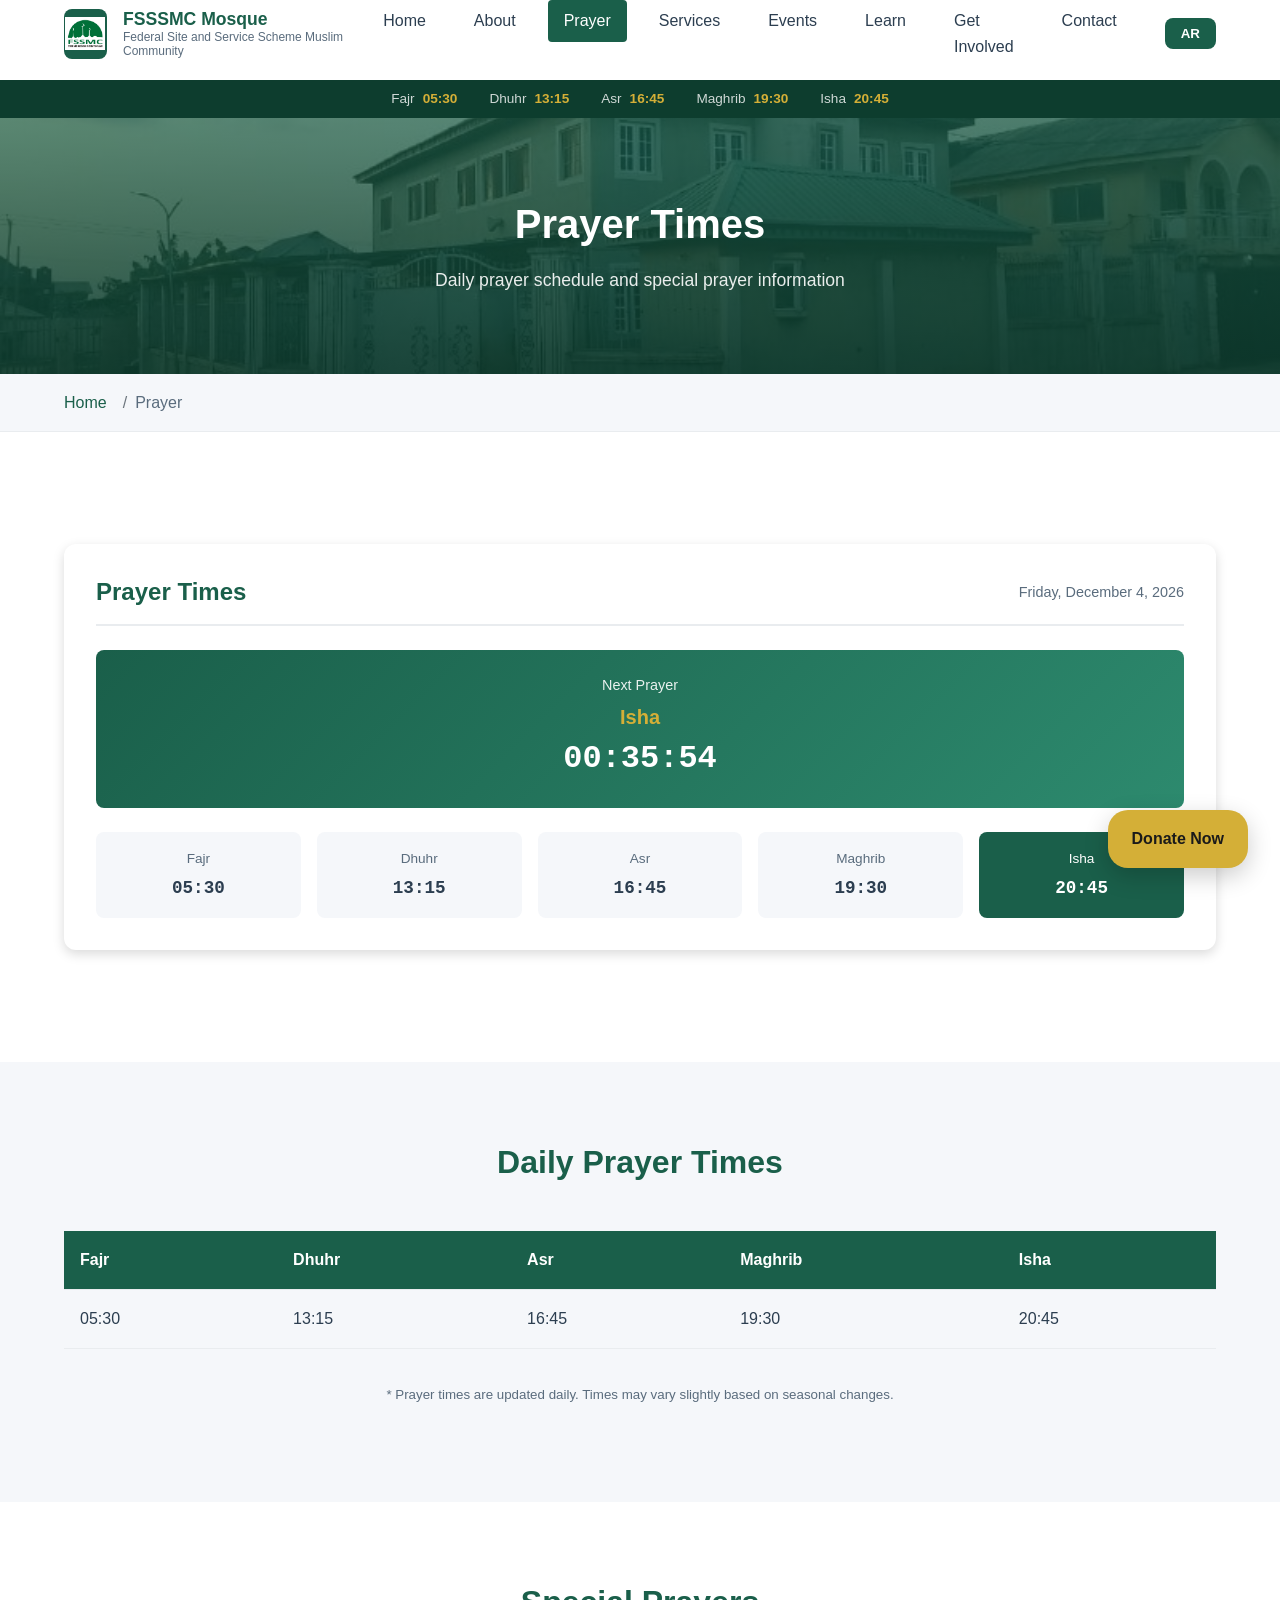
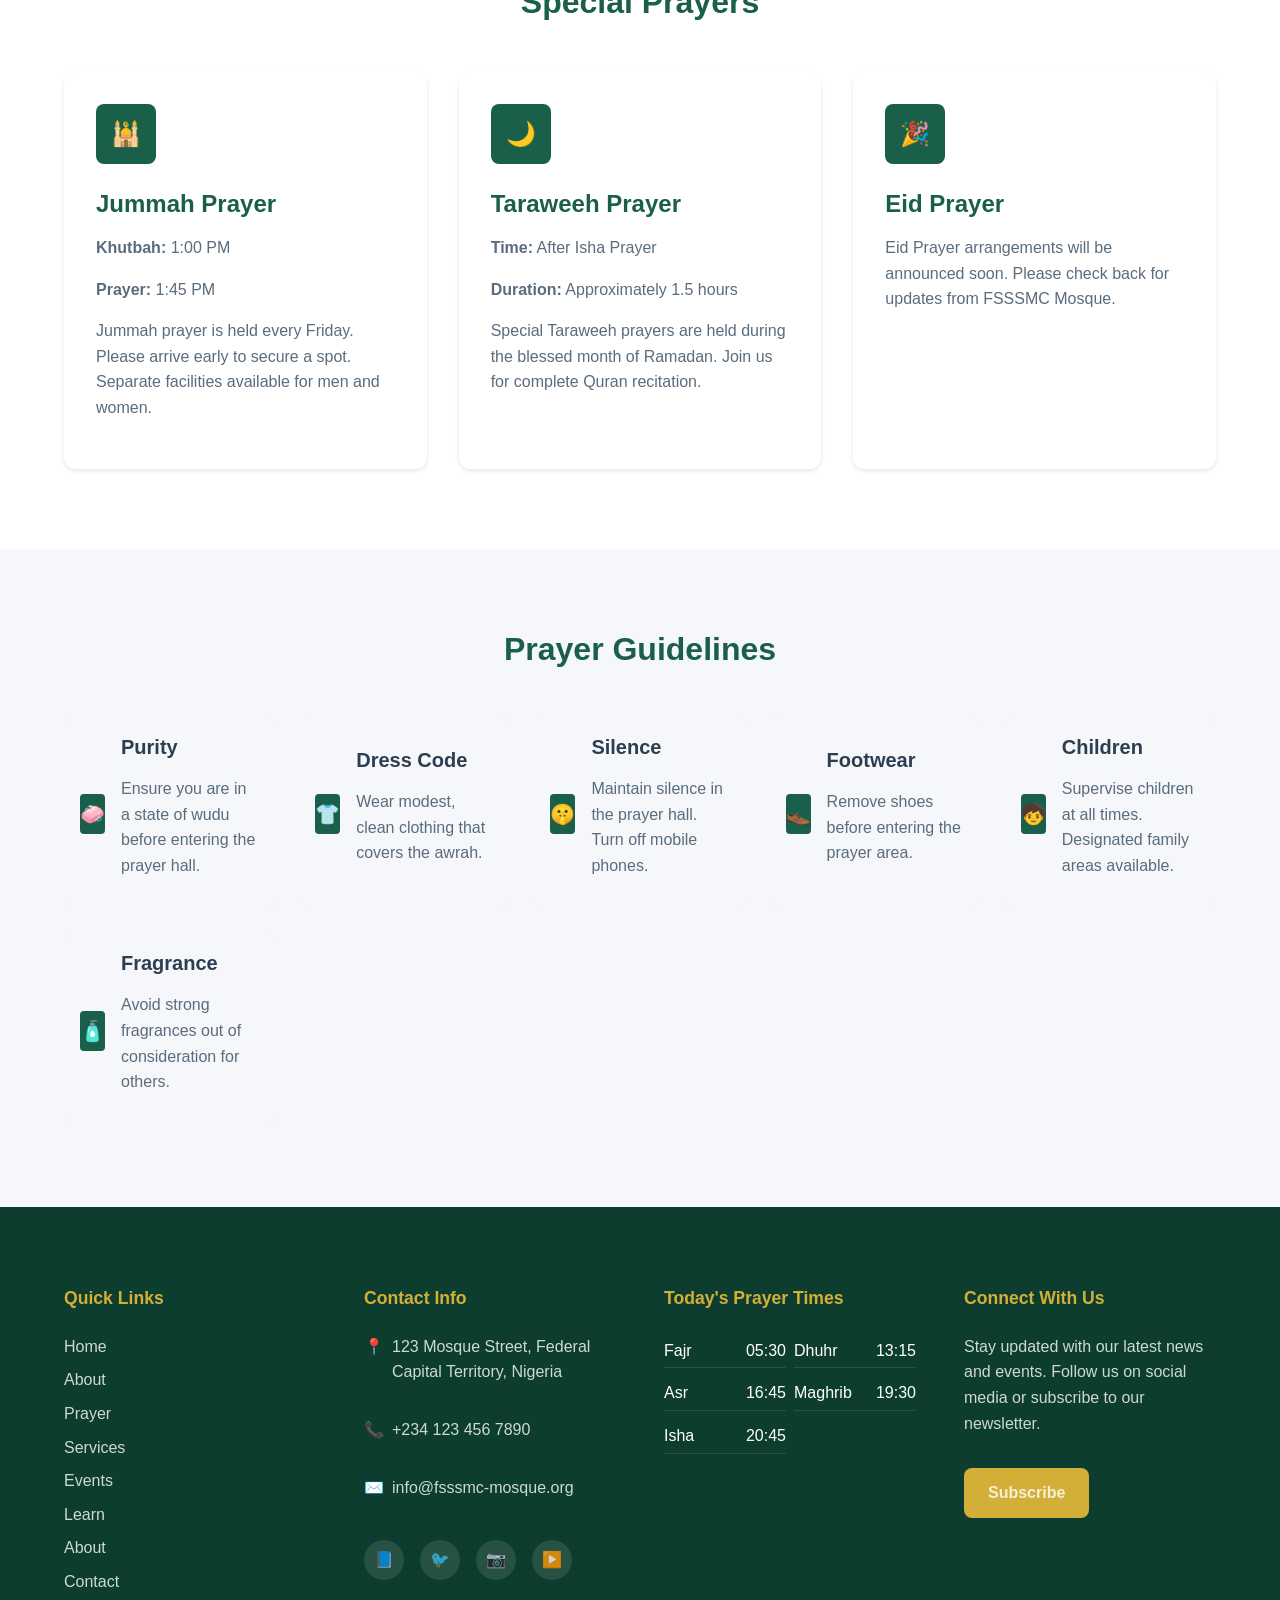
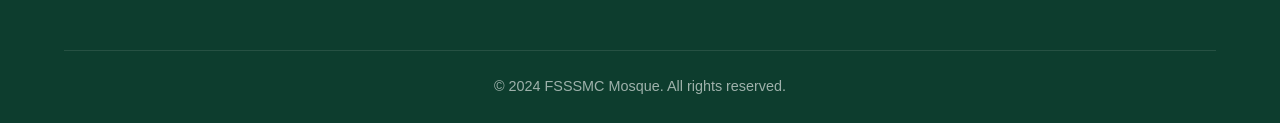
<file: fsssmc/fssscm.html/prayer.html>
<!DOCTYPE html>
<html lang="en" dir="ltr">
<head>
  <meta charset="UTF-8">
  <meta name="viewport" content="width=device-width, initial-scale=1.0">
  <meta name="description" content="Daily prayer times at FSSSMC Mosque - Fajr, Dhuhr, Asr, Maghrib, Isha">
  <meta name="keywords" content="prayer times, salah, fajr, dhuhr, asr, maghrib, isha, jummah">
  <meta name="author" content="FSSSMC Mosque">
  <meta name="theme-color" content="#1a5f4a">
  
  <title>Prayer Times - FSSSMC Mosque</title>
  
  <!-- Favicon -->
 <link rel="icon" type="image/png" href="weblogo.png">
 
  <!-- Stylesheet -->
  <link rel="stylesheet" href="css/style.css">
</head>
<body>
  <!-- Prayer Times Ticker -->
  <div class="prayer-ticker">
    <div class="container">
      <div class="prayer-ticker-content">
        <div class="prayer-ticker-item">
          <span class="prayer-ticker-label" data-i18n="prayer_fajr">Fajr:</span>
          <span class="prayer-ticker-time" data-prayer="fajr">05:56</span>
        </div>
        <div class="prayer-ticker-item">
          <span class="prayer-ticker-label" data-i18n="prayer_dhuhr">Dhuhr:</span>
          <span class="prayer-ticker-time" data-prayer="dhuhr">12:56</span>
        </div>
        <div class="prayer-ticker-item">
          <span class="prayer-ticker-label" data-i18n="prayer_asr">Asr:</span>
          <span class="prayer-ticker-time" data-prayer="asr">16:08</span>
        </div>
        <div class="prayer-ticker-item">
          <span class="prayer-ticker-label" data-i18n="prayer_maghrib">Maghrib:</span>
          <span class="prayer-ticker-time" data-prayer="maghrib">18:58</span>
        </div>
        <div class="prayer-ticker-item">
          <span class="prayer-ticker-label" data-i18n="prayer_isha">Isha:</span>
          <span class="prayer-ticker-time" data-prayer="isha">19:55</span>
        </div>
      </div>
    </div>
  </div>
  
  <!-- Header -->
  <header class="header" role="banner">
    <div class="header-container">
      <!-- Logo -->
      <a href="index.html" class="logo" aria-label="FSSSMC Mosque Home">
         <div class="logo-icon">
  <img src="sumayyah.png" alt="FSSSMC Logo">
</div>
        <div class="logo-text">
          <span class="logo-title" data-i18n="logo_title">FSSSMC Mosque</span>
          <span class="logo-subtitle" data-i18n="logo_subtitle">Federal Site and Service Scheme Muslim Community</span>
        </div>
      </a>
      
      <!-- Navigation -->
      <nav class="nav" role="navigation" aria-label="Main Navigation">
        <ul class="nav-menu">
          <li><a href="index.html" class="nav-link" data-i18n="nav_home">Home</a></li>
          <li><a href="about.html" class="nav-link" data-i18n="nav_about">About</a></li>
          <li><a href="prayer.html" class="nav-link active" data-i18n="nav_prayer">Prayer</a></li>
          <li><a href="services.html" class="nav-link" data-i18n="nav_services">Services</a></li>
          <li><a href="events.html" class="nav-link" data-i18n="nav_events">Events</a></li>
          <li><a href="learn.html" class="nav-link" data-i18n="nav_learn">Learn</a></li>
          <li><a href="get-involved.html" class="nav-link" data-i18n="nav_get_involved">Get Involved</a></li>
          <li><a href="contact.html" class="nav-link" data-i18n="nav_contact">Contact</a></li>
        </ul>
        
        <!-- Header Actions -->
        <div class="header-actions">
          <button class="lang-toggle" type="button" aria-label="Toggle Language">AR</button>
        </div>
      </nav>
      
      <!-- Hamburger Menu -->
      <button class="hamburger" type="button" aria-label="Toggle Menu" aria-expanded="false">
        <span></span>
        <span></span>
        <span></span>
      </button>
    </div>
  </header>
  
  <!-- Main Content -->
  <main role="main">
    <!-- Page Header -->
    <section class="page-header" aria-labelledby="page-title">
      <div class="container">
        <h1 id="page-title" data-i18n="prayer_page_title">Prayer Times</h1>
        <p data-i18n="prayer_page_subtitle">Daily prayer schedule and special prayer information</p>
      </div>
    </section>
    
    <!-- Breadcrumb -->
    <nav class="breadcrumb" aria-label="Breadcrumb">
      <div class="container">
        <ol class="breadcrumb-list">
          <li class="breadcrumb-item">
            <a href="index.html" class="breadcrumb-link" data-i18n="breadcrumb_home">Home</a>
          </li>
          <li class="breadcrumb-item">
            <span class="breadcrumb-current" data-i18n="nav_prayer">Prayer</span>
          </li>
        </ol>
      </div>
    </nav>
    
    <!-- Prayer Countdown Widget -->
    <section class="content-section" aria-labelledby="countdown-heading">
      <div class="container">
        <div class="prayer-widget reveal">
          <div class="prayer-widget-header">
            <h3 class="prayer-widget-title" data-i18n="prayer_title">Prayer Times</h3>
            <span class="prayer-widget-date"></span>
          </div>
          
          <div class="prayer-countdown">
            <div class="prayer-countdown-label" data-i18n="prayer_countdown">Next Prayer</div>
            <div class="prayer-countdown-name">-</div>
            <div class="prayer-countdown-time">--:--:--</div>
          </div>
          
          <div class="prayer-times-grid">
            <div class="prayer-time-item" data-prayer-item="fajr">
              <div class="prayer-time-name" data-i18n="prayer_fajr">Fajr</div>
              <div class="prayer-time-value" data-prayer="fajr">05:30</div>
            </div>
            <div class="prayer-time-item" data-prayer-item="dhuhr">
              <div class="prayer-time-name" data-i18n="prayer_dhuhr">Dhuhr</div>
              <div class="prayer-time-value" data-prayer="dhuhr">13:15</div>
            </div>
            <div class="prayer-time-item" data-prayer-item="asr">
              <div class="prayer-time-name" data-i18n="prayer_asr">Asr</div>
              <div class="prayer-time-value" data-prayer="asr">16:45</div>
            </div>
            <div class="prayer-time-item" data-prayer-item="maghrib">
              <div class="prayer-time-name" data-i18n="prayer_maghrib">Maghrib</div>
              <div class="prayer-time-value" data-prayer="maghrib">19:30</div>
            </div>
            <div class="prayer-time-item" data-prayer-item="isha">
              <div class="prayer-time-name" data-i18n="prayer_isha">Isha</div>
              <div class="prayer-time-value" data-prayer="isha">20:45</div>
            </div>
          </div>
        </div>
      </div>
    </section>
    
    <!-- Daily Prayer Times Table -->
    <section class="content-section section-alt" aria-labelledby="daily-heading">
      <div class="container">
        <div class="section-header reveal">
          <h2 id="daily-heading" data-i18n="prayer_daily_title">Daily Prayer Times</h2>
        </div>
        
        <div class="reveal">
          <table class="prayer-table">
            <thead>
              <tr>
                <th data-i18n="prayer_fajr">Fajr</th>
                <th data-i18n="prayer_dhuhr">Dhuhr</th>
                <th data-i18n="prayer_asr">Asr</th>
                <th data-i18n="prayer_maghrib">Maghrib</th>
                <th data-i18n="prayer_isha">Isha</th>
              </tr>
            </thead>
            <tbody>
              <tr>
                <td data-prayer="fajr">05:30</td>
                <td data-prayer="dhuhr">13:15</td>
                <td data-prayer="asr">16:45</td>
                <td data-prayer="maghrib">19:30</td>
                <td data-prayer="isha">20:45</td>
              </tr>
            </tbody>
          </table>
          
          <p style="text-align: center; margin-top: 1rem; color: var(--text-secondary);">
            <small>* Prayer times are updated daily. Times may vary slightly based on seasonal changes.</small>
          </p>
        </div>
      </div>
    </section>
    
    <!-- Special Prayers -->
    <section class="content-section" aria-labelledby="special-heading">
      <div class="container">
        <div class="section-header reveal">
          <h2 id="special-heading">Special Prayers</h2>
        </div>
        
        <div class="info-cards">
          <!-- Jummah Prayer -->
          <div class="info-card reveal">
            <div class="info-card-icon">🕌</div>
            <h3 data-i18n="prayer_jummah_title">Jummah Prayer</h3>
            <p><strong>Khutbah:</strong> 1:00 PM</p>
            <p><strong>Prayer:</strong> 1:45 PM</p>
            <p>Jummah prayer is held every Friday. Please arrive early to secure a spot. Separate facilities available for men and women.</p>
          </div>
          
          <!-- Taraweeh Prayer -->
          <div class="info-card reveal">
            <div class="info-card-icon">🌙</div>
            <h3 data-i18n="prayer_taraweeh_title">Taraweeh Prayer</h3>
            <p><strong>Time:</strong> After Isha Prayer</p>
            <p><strong>Duration:</strong> Approximately 1.5 hours</p>
            <p>Special Taraweeh prayers are held during the blessed month of Ramadan. Join us for complete Quran recitation.</p>
          </div>
          
          <!-- Eid Prayer -->
          <div class="info-card reveal">
            <div class="info-card-icon">🎉</div>
            <h3 data-i18n="prayer_eid_title">Eid Prayer</h3>
            <p>Eid Prayer arrangements will be announced soon. Please check back for updates from FSSSMC Mosque.</p>
          </div>
        </div>
      </div>
    </section>
    
    <!-- Prayer Guidelines -->
    <section class="content-section section-alt" aria-labelledby="guidelines-heading">
      <div class="container">
        <div class="section-header reveal">
          <h2 id="guidelines-heading" data-i18n="prayer_guidelines_title">Prayer Guidelines</h2>
        </div>
        
        <div class="reveal">
          <div class="facilities-grid">
            <div class="facility-item">
              <div class="facility-icon">🧼</div>
              <div>
                <h4>Purity</h4>
                <p>Ensure you are in a state of wudu before entering the prayer hall.</p>
              </div>
            </div>
            
            <div class="facility-item">
              <div class="facility-icon">👕</div>
              <div>
                <h4>Dress Code</h4>
                <p>Wear modest, clean clothing that covers the awrah.</p>
              </div>
            </div>
            
            <div class="facility-item">
              <div class="facility-icon">🤫</div>
              <div>
                <h4>Silence</h4>
                <p>Maintain silence in the prayer hall. Turn off mobile phones.</p>
              </div>
            </div>
            
            <div class="facility-item">
              <div class="facility-icon">👞</div>
              <div>
                <h4>Footwear</h4>
                <p>Remove shoes before entering the prayer area.</p>
              </div>
            </div>
            
            <div class="facility-item">
              <div class="facility-icon">🧒</div>
              <div>
                <h4>Children</h4>
                <p>Supervise children at all times. Designated family areas available.</p>
              </div>
            </div>
            
            <div class="facility-item">
              <div class="facility-icon">🧴</div>
              <div>
                <h4>Fragrance</h4>
                <p>Avoid strong fragrances out of consideration for others.</p>
              </div>
            </div>
          </div>
        </div>
      </div>
    </section>
  </main>
  
 <!-- Footer -->
  <footer class="footer" role="contentinfo">
    <div class="container">
      <div class="footer-grid">

 <!-- Quick Links -->
        <div class="footer-section">
          <h4 data-i18n="footer_links">Quick Links</h4>
          <ul class="footer-links">
             <li><a href="index.html" data-i18n="nav_index">Home</a></li>
            <li><a href="about.html" data-i18n="nav_about">About</a></li>
            <li><a href="prayer.html" data-i18n="nav_prayer">Prayer Times</a></li>
            <li><a href="services.html" data-i18n="nav_services">Services</a></li>
            <li><a href="events.html" data-i18n="nav_events">Events</a></li>
            <li><a href="learn.html" data-i18n="nav_learn">Learn</a></li>
             <li><a href="get-involved.html" data-i18n="nav_about">Get Involved</a></li>
            <li><a href="contact.html" data-i18n="nav_contact">Contact</a></li>
          </ul>
        </div>

        <!-- Contact Info -->
        <div class="footer-section">
          <h4 data-i18n="footer_contact">Contact Info</h4>
          <div class="footer-contact-item">
            <span>📍</span>
            <p>123 Mosque Street, Federal Capital Territory, Nigeria</p>
          </div>
          <div class="footer-contact-item">
            <span>📞</span>
            <p>+234 123 456 7890</p>
          </div>
          <div class="footer-contact-item">
            <span>✉️</span>
            <p>info@fsssmc-mosque.org</p>
          </div>
          <div class="footer-social">
            <a href="#" class="footer-social-link" aria-label="Facebook">📘</a>
            <a href="#" class="footer-social-link" aria-label="Twitter">🐦</a>
            <a href="#" class="footer-social-link" aria-label="Instagram">📷</a>
            <a href="#" class="footer-social-link" aria-label="YouTube">▶️</a>
          </div>
        </div>
        
         <!-- Prayer Times -->
        <div class="footer-section">
          <h4 data-i18n="footer_prayer">Today's Prayer Times</h4>
          <div class="footer-prayer-times">
            <div class="footer-prayer-item">
              <span data-i18n="prayer_fajr">Fajr</span>
              <span data-prayer="fajr">05:56</span>
            </div>
            <div class="footer-prayer-item">
              <span data-i18n="prayer_dhuhr">Dhuhr</span>
              <span data-prayer="dhuhr">12:56</span>
            </div>
            <div class="footer-prayer-item">
              <span data-i18n="prayer_asr">Asr</span>
              <span data-prayer="asr">16:08</span>
            </div>
            <div class="footer-prayer-item">
              <span data-i18n="prayer_maghrib">Maghrib</span>
              <span data-prayer="maghrib">18:58</span>
            </div>
            <div class="footer-prayer-item">
              <span data-i18n="prayer_isha">Isha</span>
              <span data-prayer="isha">19:55</span>
            </div>
          </div>
        </div>
        
        <!-- Connect -->
        <div class="footer-section">
          <h4 data-i18n="footer_connect">Connect With Us</h4>
          <p>Stay updated with our latest news and events. Follow us on social media or subscribe to our newsletter.</p>
          <a href="contact.html#newsletter" class="btn btn-secondary" style="margin-top: 1rem;" data-i18n="subscribe">Subscribe</a>
        </div>
      </div>
      
      <div class="footer-bottom">
        <p data-i18n="footer_copyright">© 2024 FSSSMC Mosque. All rights reserved.</p>
      </div>
    </div>
  </footer>
  
  <!-- Sticky Donate Button -->
  <a href="get-involved.html#donate" class="donate-btn-sticky" data-i18n="donate_sticky">Donate Now</a>
  
  <!-- JavaScript -->
  <script src="js/script.js"></script>
</body>
</html>
</file>
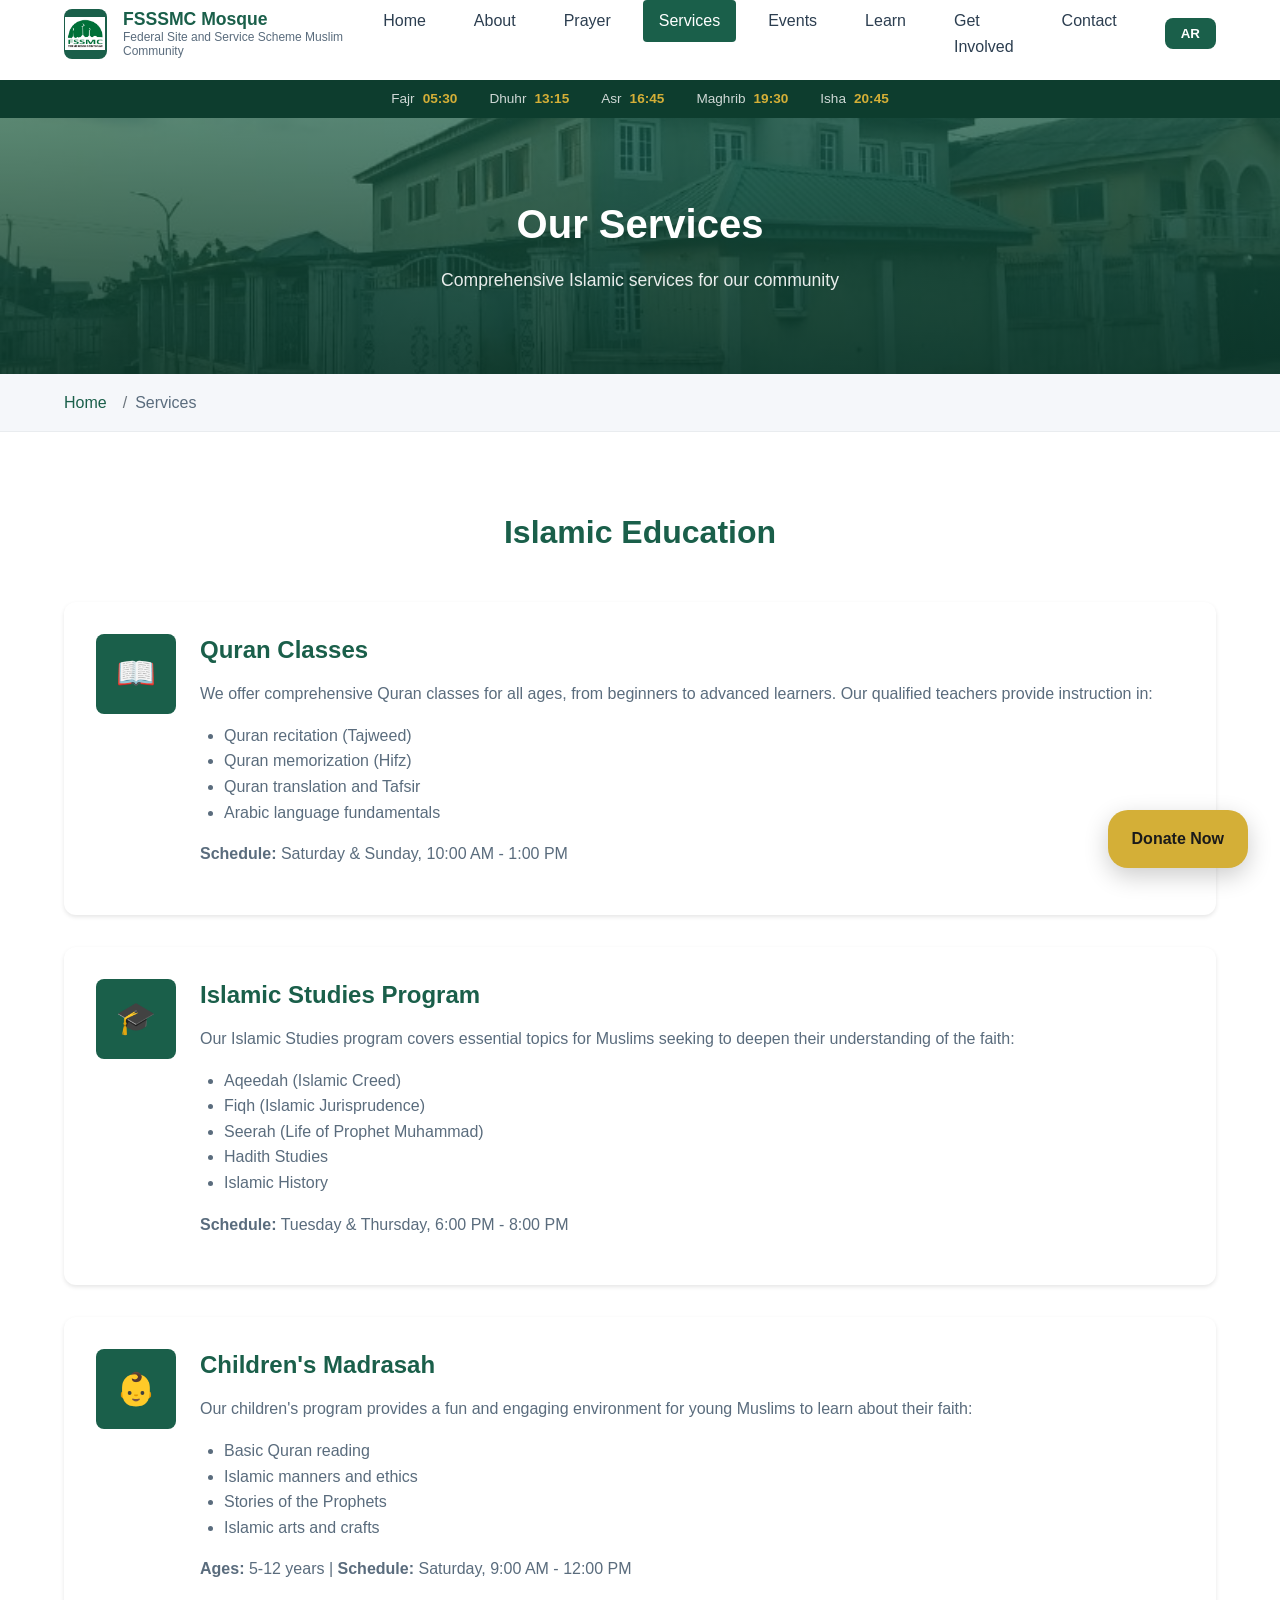
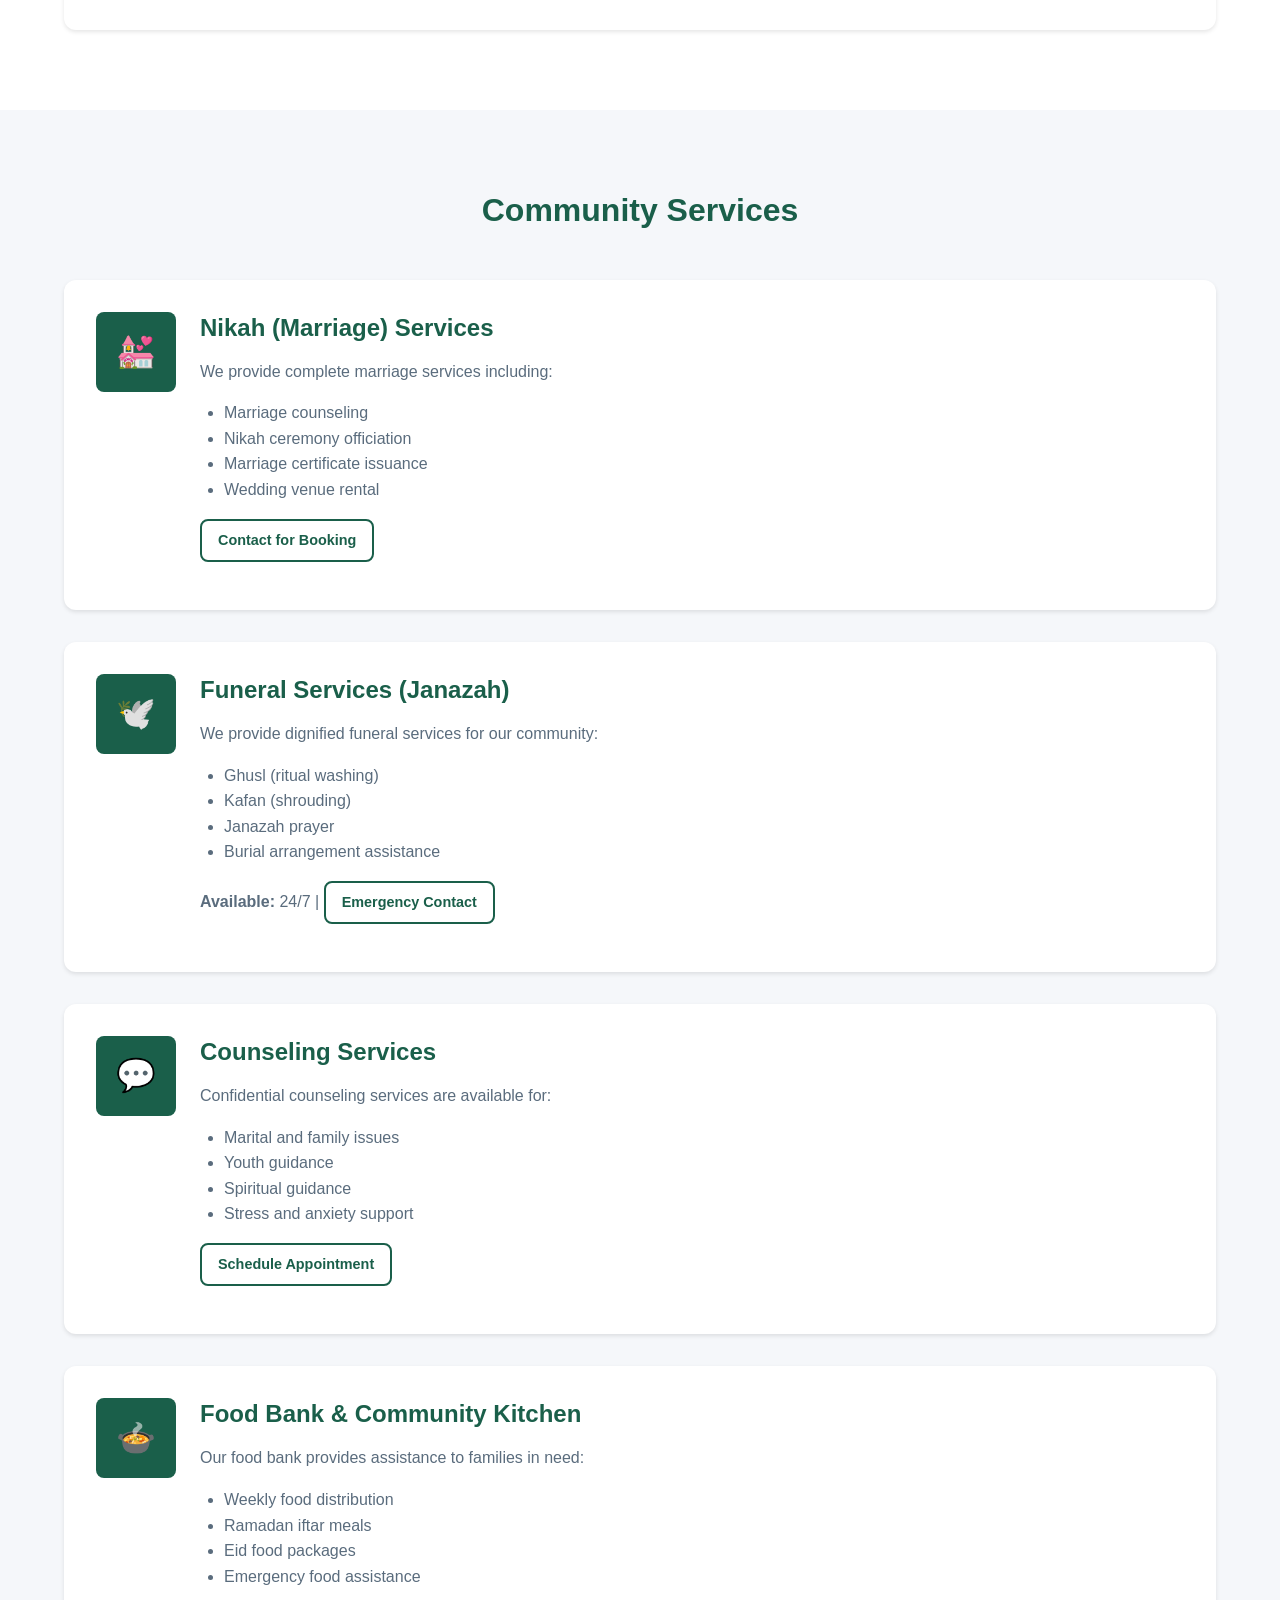
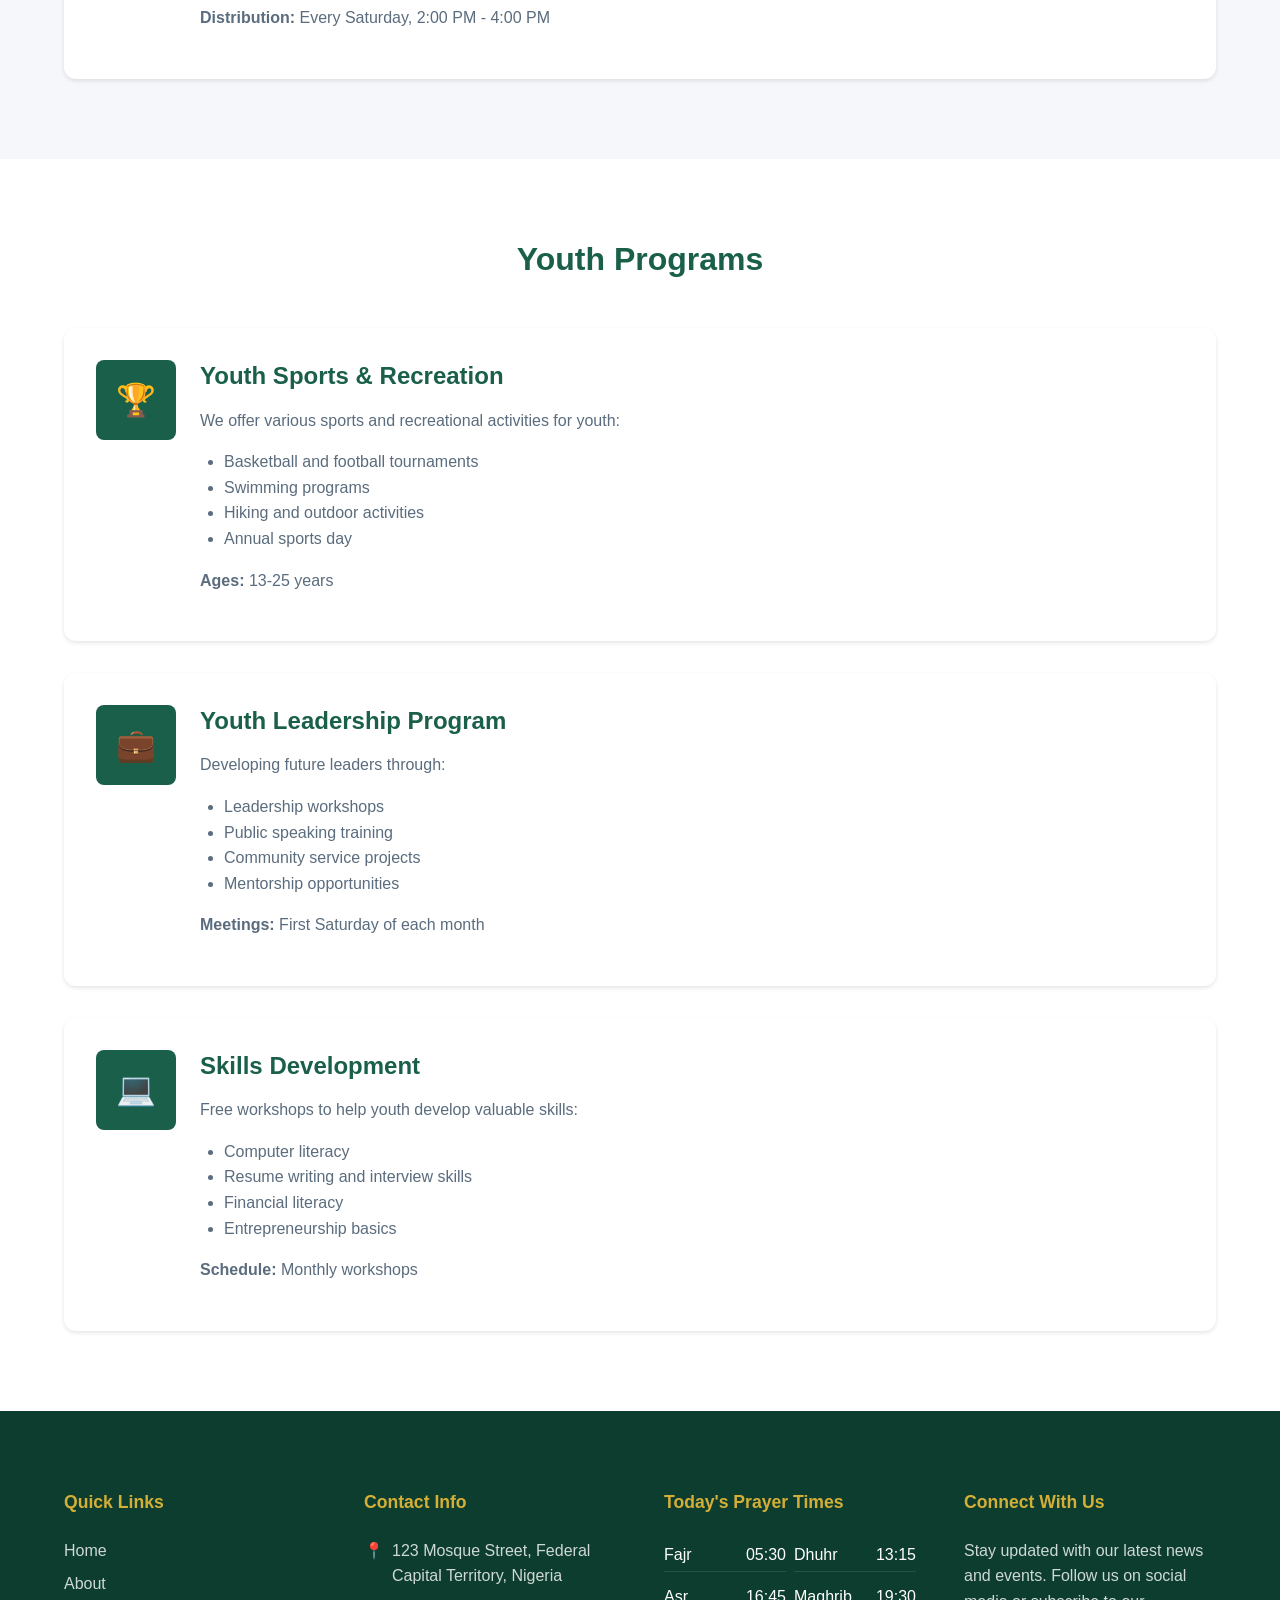
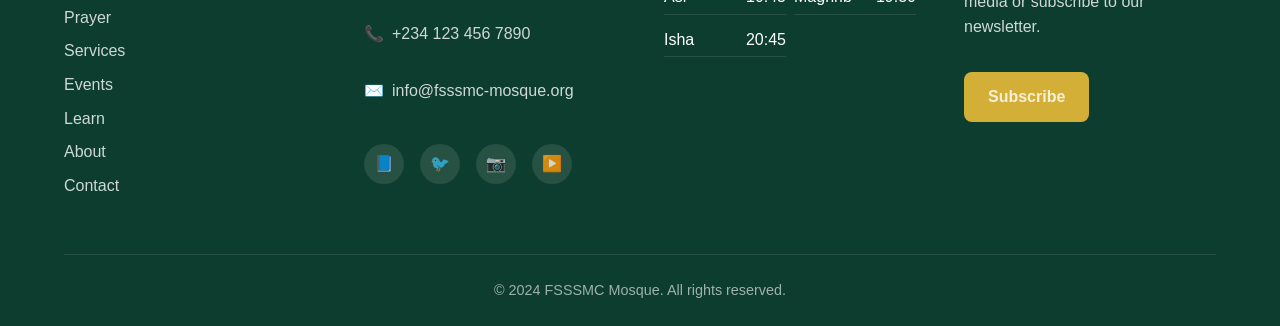
<file: fsssmc/fssscm.html/services.html>
<!DOCTYPE html>
<html lang="en" dir="ltr">
<head>
  <meta charset="UTF-8">
  <meta name="viewport" content="width=device-width, initial-scale=1.0">
  <meta name="description" content="FSSSMC Mosque Services - Islamic Education, Community Services, Youth Programs">
  <meta name="keywords" content="mosque services, islamic education, community services, youth programs">
  <meta name="author" content="FSSSMC Mosque">
  <meta name="theme-color" content="#1a5f4a">
  
  <title>Services - FSSSMC Mosque</title>
  
  <!-- Favicon -->
<link rel="icon" type="image/png" href="weblogo.png">

  <!-- Stylesheet -->
  <link rel="stylesheet" href="css/style.css">
</head>
<body>
   <!-- Prayer Times Ticker -->
  <div class="prayer-ticker">
    <div class="container">
      <div class="prayer-ticker-content">
        <div class="prayer-ticker-item">
          <span class="prayer-ticker-label" data-i18n="prayer_fajr">Fajr:</span>
          <span class="prayer-ticker-time" data-prayer="fajr">05:56</span>
        </div>
        <div class="prayer-ticker-item">
          <span class="prayer-ticker-label" data-i18n="prayer_dhuhr">Dhuhr:</span>
          <span class="prayer-ticker-time" data-prayer="dhuhr">12:56</span>
        </div>
        <div class="prayer-ticker-item">
          <span class="prayer-ticker-label" data-i18n="prayer_asr">Asr:</span>
          <span class="prayer-ticker-time" data-prayer="asr">16:08</span>
        </div>
        <div class="prayer-ticker-item">
          <span class="prayer-ticker-label" data-i18n="prayer_maghrib">Maghrib:</span>
          <span class="prayer-ticker-time" data-prayer="maghrib">18:58</span>
        </div>
        <div class="prayer-ticker-item">
          <span class="prayer-ticker-label" data-i18n="prayer_isha">Isha:</span>
          <span class="prayer-ticker-time" data-prayer="isha">19:55</span>
        </div>
      </div>
    </div>
  </div>
  
  <!-- Header -->
  <header class="header" role="banner">
    <div class="header-container">
      <!-- Logo -->
      <a href="index.html" class="logo" aria-label="FSSSMC Mosque Home">
        <div class="logo-icon">
  <img src="sumayyah.png" alt="FSSSMC Logo">
</div>
        <div class="logo-text">
          <span class="logo-title" data-i18n="logo_title">FSSSMC Mosque</span>
          <span class="logo-subtitle" data-i18n="logo_subtitle">Federal Site and Service Scheme Muslim Community</span>
        </div>
      </a>
      
      <!-- Navigation -->
      <nav class="nav" role="navigation" aria-label="Main Navigation">
        <ul class="nav-menu">
          <li><a href="index.html" class="nav-link" data-i18n="nav_home">Home</a></li>
          <li><a href="about.html" class="nav-link" data-i18n="nav_about">About</a></li>
          <li><a href="prayer.html" class="nav-link" data-i18n="nav_prayer">Prayer</a></li>
          <li><a href="services.html" class="nav-link active" data-i18n="nav_services">Services</a></li>
          <li><a href="events.html" class="nav-link" data-i18n="nav_events">Events</a></li>
          <li><a href="learn.html" class="nav-link" data-i18n="nav_learn">Learn</a></li>
          <li><a href="get-involved.html" class="nav-link" data-i18n="nav_get_involved">Get Involved</a></li>
          <li><a href="contact.html" class="nav-link" data-i18n="nav_contact">Contact</a></li>
        </ul>
        
        <!-- Header Actions -->
        <div class="header-actions">
          <button class="lang-toggle" type="button" aria-label="Toggle Language">AR</button>
        </div>
      </nav>
      
      <!-- Hamburger Menu -->
      <button class="hamburger" type="button" aria-label="Toggle Menu" aria-expanded="false">
        <span></span>
        <span></span>
        <span></span>
      </button>
    </div>
  </header>
  
  <!-- Main Content -->
  <main role="main">
    <!-- Page Header -->
    <section class="page-header" aria-labelledby="page-title">
      <div class="container">
        <h1 id="page-title" data-i18n="services_title">Our Services</h1>
        <p data-i18n="services_subtitle">Comprehensive Islamic services for our community</p>
      </div>
    </section>
    
    <!-- Breadcrumb -->
    <nav class="breadcrumb" aria-label="Breadcrumb">
      <div class="container">
        <ol class="breadcrumb-list">
          <li class="breadcrumb-item">
            <a href="index.html" class="breadcrumb-link" data-i18n="breadcrumb_home">Home</a>
          </li>
          <li class="breadcrumb-item">
            <span class="breadcrumb-current" data-i18n="nav_services">Services</span>
          </li>
        </ol>
      </div>
    </nav>
    
    <!-- Islamic Education Section -->
    <section class="content-section" aria-labelledby="education-heading">
      <div class="container">
        <div class="section-header reveal">
          <h2 id="education-heading" data-i18n="services_education_title">Islamic Education</h2>
        </div>
        
        <div class="services-list">
          <article class="service-item reveal">
            <div class="service-icon">📖</div>
            <div class="service-content">
              <h3>Quran Classes</h3>
              <p>We offer comprehensive Quran classes for all ages, from beginners to advanced learners. Our qualified teachers provide instruction in:</p>
              <ul style="margin-left: 1.5rem; color: var(--text-secondary);">
                <li>Quran recitation (Tajweed)</li>
                <li>Quran memorization (Hifz)</li>
                <li>Quran translation and Tafsir</li>
                <li>Arabic language fundamentals</li>
              </ul>
              <p style="margin-top: 1rem;"><strong>Schedule:</strong> Saturday & Sunday, 10:00 AM - 1:00 PM</p>
            </div>
          </article>
          
          <article class="service-item reveal">
            <div class="service-icon">🎓</div>
            <div class="service-content">
              <h3>Islamic Studies Program</h3>
              <p>Our Islamic Studies program covers essential topics for Muslims seeking to deepen their understanding of the faith:</p>
              <ul style="margin-left: 1.5rem; color: var(--text-secondary);">
                <li>Aqeedah (Islamic Creed)</li>
                <li>Fiqh (Islamic Jurisprudence)</li>
                <li>Seerah (Life of Prophet Muhammad)</li>
                <li>Hadith Studies</li>
                <li>Islamic History</li>
              </ul>
              <p style="margin-top: 1rem;"><strong>Schedule:</strong> Tuesday & Thursday, 6:00 PM - 8:00 PM</p>
            </div>
          </article>
          
          <article class="service-item reveal">
            <div class="service-icon">👶</div>
            <div class="service-content">
              <h3>Children's Madrasah</h3>
              <p>Our children's program provides a fun and engaging environment for young Muslims to learn about their faith:</p>
              <ul style="margin-left: 1.5rem; color: var(--text-secondary);">
                <li>Basic Quran reading</li>
                <li>Islamic manners and ethics</li>
                <li>Stories of the Prophets</li>
                <li>Islamic arts and crafts</li>
              </ul>
              <p style="margin-top: 1rem;"><strong>Ages:</strong> 5-12 years | <strong>Schedule:</strong> Saturday, 9:00 AM - 12:00 PM</p>
            </div>
          </article>
        </div>
      </div>
    </section>
    
    <!-- Community Services Section -->
    <section class="content-section section-alt" aria-labelledby="community-heading">
      <div class="container">
        <div class="section-header reveal">
          <h2 id="community-heading" data-i18n="services_community_title">Community Services</h2>
        </div>
        
        <div class="services-list">
          <article class="service-item reveal">
            <div class="service-icon">💒</div>
            <div class="service-content">
              <h3>Nikah (Marriage) Services</h3>
              <p>We provide complete marriage services including:</p>
              <ul style="margin-left: 1.5rem; color: var(--text-secondary);">
                <li>Marriage counseling</li>
                <li>Nikah ceremony officiation</li>
                <li>Marriage certificate issuance</li>
                <li>Wedding venue rental</li>
              </ul>
              <p style="margin-top: 1rem;"><a href="contact.html" class="btn btn-outline btn-sm">Contact for Booking</a></p>
            </div>
          </article>
          
          <article class="service-item reveal">
            <div class="service-icon">🕊️</div>
            <div class="service-content">
              <h3>Funeral Services (Janazah)</h3>
              <p>We provide dignified funeral services for our community:</p>
              <ul style="margin-left: 1.5rem; color: var(--text-secondary);">
                <li>Ghusl (ritual washing)</li>
                <li>Kafan (shrouding)</li>
                <li>Janazah prayer</li>
                <li>Burial arrangement assistance</li>
              </ul>
              <p style="margin-top: 1rem;"><strong>Available:</strong> 24/7 | <a href="contact.html" class="btn btn-outline btn-sm">Emergency Contact</a></p>
            </div>
          </article>
          
          <article class="service-item reveal">
            <div class="service-icon">💬</div>
            <div class="service-content">
              <h3>Counseling Services</h3>
              <p>Confidential counseling services are available for:</p>
              <ul style="margin-left: 1.5rem; color: var(--text-secondary);">
                <li>Marital and family issues</li>
                <li>Youth guidance</li>
                <li>Spiritual guidance</li>
                <li>Stress and anxiety support</li>
              </ul>
              <p style="margin-top: 1rem;"><a href="contact.html" class="btn btn-outline btn-sm">Schedule Appointment</a></p>
            </div>
          </article>
          
          <article class="service-item reveal">
            <div class="service-icon">🍲</div>
            <div class="service-content">
              <h3>Food Bank & Community Kitchen</h3>
              <p>Our food bank provides assistance to families in need:</p>
              <ul style="margin-left: 1.5rem; color: var(--text-secondary);">
                <li>Weekly food distribution</li>
                <li>Ramadan iftar meals</li>
                <li>Eid food packages</li>
                <li>Emergency food assistance</li>
              </ul>
              <p style="margin-top: 1rem;"><strong>Distribution:</strong> Every Saturday, 2:00 PM - 4:00 PM</p>
            </div>
          </article>
        </div>
      </div>
    </section>
    
    <!-- Youth Programs Section -->
    <section class="content-section" aria-labelledby="youth-heading">
      <div class="container">
        <div class="section-header reveal">
          <h2 id="youth-heading" data-i18n="services_youth_title">Youth Programs</h2>
        </div>
        
        <div class="services-list">
          <article class="service-item reveal">
            <div class="service-icon">🏆</div>
            <div class="service-content">
              <h3>Youth Sports & Recreation</h3>
              <p>We offer various sports and recreational activities for youth:</p>
              <ul style="margin-left: 1.5rem; color: var(--text-secondary);">
                <li>Basketball and football tournaments</li>
                <li>Swimming programs</li>
                <li>Hiking and outdoor activities</li>
                <li>Annual sports day</li>
              </ul>
              <p style="margin-top: 1rem;"><strong>Ages:</strong> 13-25 years</p>
            </div>
          </article>
          
          <article class="service-item reveal">
            <div class="service-icon">💼</div>
            <div class="service-content">
              <h3>Youth Leadership Program</h3>
              <p>Developing future leaders through:</p>
              <ul style="margin-left: 1.5rem; color: var(--text-secondary);">
                <li>Leadership workshops</li>
                <li>Public speaking training</li>
                <li>Community service projects</li>
                <li>Mentorship opportunities</li>
              </ul>
              <p style="margin-top: 1rem;"><strong>Meetings:</strong> First Saturday of each month</p>
            </div>
          </article>
          
          <article class="service-item reveal">
            <div class="service-icon">💻</div>
            <div class="service-content">
              <h3>Skills Development</h3>
              <p>Free workshops to help youth develop valuable skills:</p>
              <ul style="margin-left: 1.5rem; color: var(--text-secondary);">
                <li>Computer literacy</li>
                <li>Resume writing and interview skills</li>
                <li>Financial literacy</li>
                <li>Entrepreneurship basics</li>
              </ul>
              <p style="margin-top: 1rem;"><strong>Schedule:</strong> Monthly workshops</p>
            </div>
          </article>
        </div>
      </div>
    </section>
  </main>
  
 <!-- Footer -->
  <footer class="footer" role="contentinfo">
    <div class="container">
      <div class="footer-grid">

 <!-- Quick Links -->
        <div class="footer-section">
          <h4 data-i18n="footer_links">Quick Links</h4>
          <ul class="footer-links">
             <li><a href="index.html" data-i18n="nav_index">Home</a></li>
            <li><a href="about.html" data-i18n="nav_about">About</a></li>
            <li><a href="prayer.html" data-i18n="nav_prayer">Prayer Times</a></li>
            <li><a href="services.html" data-i18n="nav_services">Services</a></li>
            <li><a href="events.html" data-i18n="nav_events">Events</a></li>
            <li><a href="learn.html" data-i18n="nav_learn">Learn</a></li>
             <li><a href="get-involved.html" data-i18n="nav_about">Get Involved</a></li>
            <li><a href="contact.html" data-i18n="nav_contact">Contact</a></li>
          </ul>
        </div>

        <!-- Contact Info -->
        <div class="footer-section">
          <h4 data-i18n="footer_contact">Contact Info</h4>
          <div class="footer-contact-item">
            <span>📍</span>
            <p>123 Mosque Street, Federal Capital Territory, Nigeria</p>
          </div>
          <div class="footer-contact-item">
            <span>📞</span>
            <p>+234 123 456 7890</p>
          </div>
          <div class="footer-contact-item">
            <span>✉️</span>
            <p>info@fsssmc-mosque.org</p>
          </div>
          <div class="footer-social">
            <a href="#" class="footer-social-link" aria-label="Facebook">📘</a>
            <a href="#" class="footer-social-link" aria-label="Twitter">🐦</a>
            <a href="#" class="footer-social-link" aria-label="Instagram">📷</a>
            <a href="#" class="footer-social-link" aria-label="YouTube">▶️</a>
          </div>
        </div>
        
        <!-- Prayer Times -->
        <div class="footer-section">
          <h4 data-i18n="footer_prayer">Today's Prayer Times</h4>
          <div class="footer-prayer-times">
            <div class="footer-prayer-item">
              <span data-i18n="prayer_fajr">Fajr</span>
              <span data-prayer="fajr">05:56</span>
            </div>
            <div class="footer-prayer-item">
              <span data-i18n="prayer_dhuhr">Dhuhr</span>
              <span data-prayer="dhuhr">12:56</span>
            </div>
            <div class="footer-prayer-item">
              <span data-i18n="prayer_asr">Asr</span>
              <span data-prayer="asr">16:08</span>
            </div>
            <div class="footer-prayer-item">
              <span data-i18n="prayer_maghrib">Maghrib</span>
              <span data-prayer="maghrib">18:58</span>
            </div>
            <div class="footer-prayer-item">
              <span data-i18n="prayer_isha">Isha</span>
              <span data-prayer="isha">19:55</span>
            </div>
          </div>
        </div>
        
        <!-- Connect -->
        <div class="footer-section">
          <h4 data-i18n="footer_connect">Connect With Us</h4>
          <p>Stay updated with our latest news and events. Follow us on social media or subscribe to our newsletter.</p>
          <a href="contact.html#newsletter" class="btn btn-secondary" style="margin-top: 1rem;" data-i18n="subscribe">Subscribe</a>
        </div>
      </div>
      
      <div class="footer-bottom">
        <p data-i18n="footer_copyright">© 2024 FSSSMC Mosque. All rights reserved.</p>
      </div>
    </div>
  </footer>
  
  <!-- Sticky Donate Button -->
  <a href="get-involved.html#donate" class="donate-btn-sticky" data-i18n="donate_sticky">Donate Now</a>
  
  <!-- JavaScript -->
  <script src="js/script.js"></script>
</body>
</html>
</file>
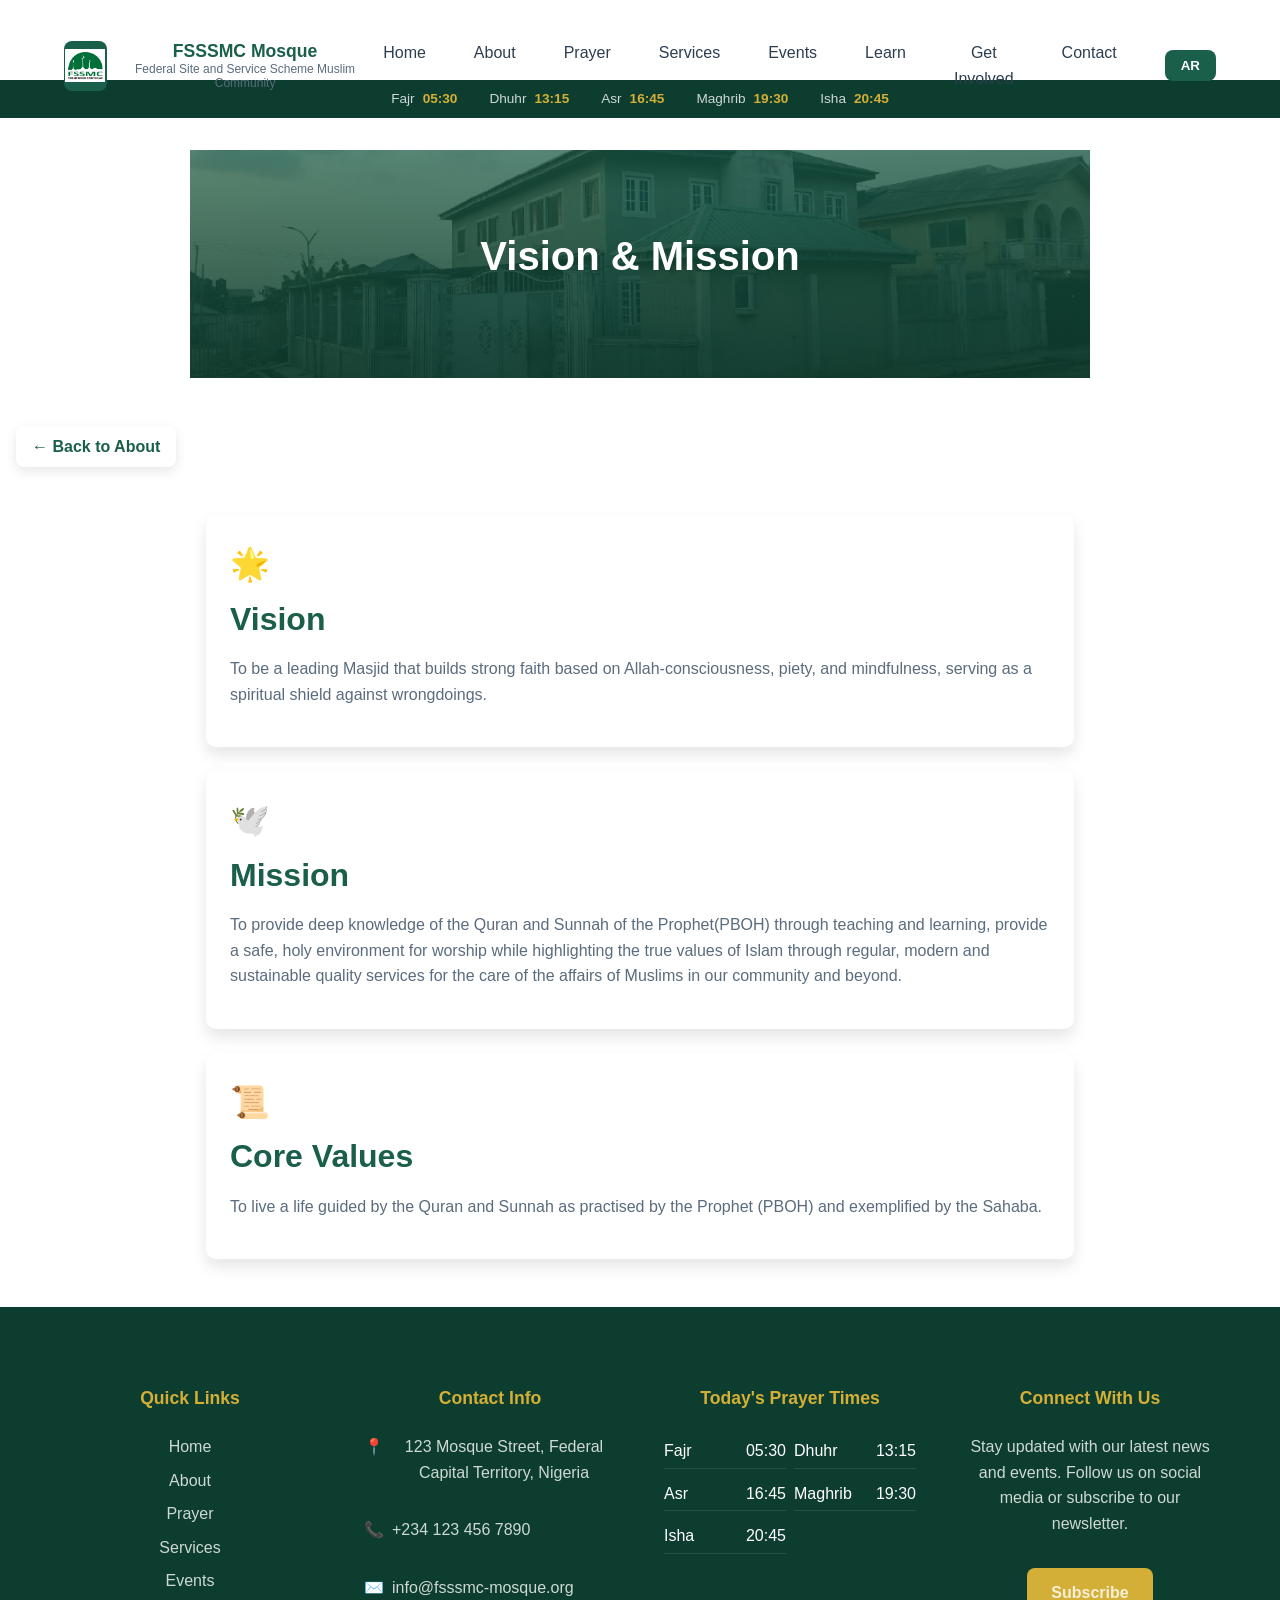
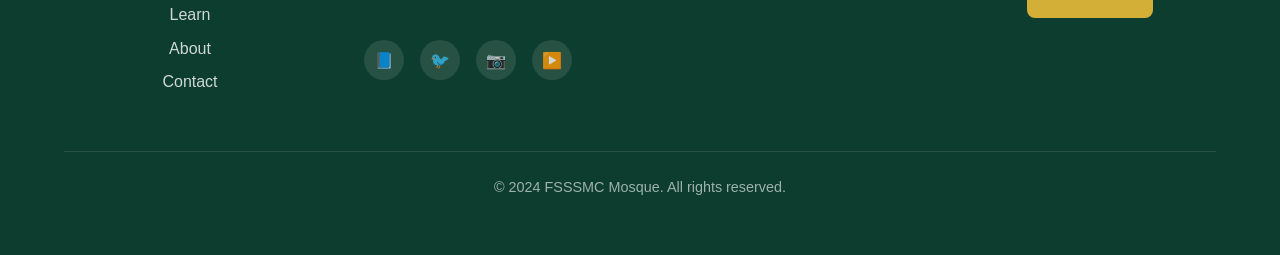
<file: fsssmc/fssscm.html/vision.html>
<!DOCTYPE html>
<html lang="en" dir="ltr">
<head>
  <meta charset="UTF-8">
  <meta name="viewport" content="width=device-width, initial-scale=1.0">
  <meta name="description" content="Federal Site and Service Scheme Muslim Community Mosque - A place of worship, learning, and community for all Muslims">
  <meta name="keywords" content="mosque, islam, prayer, muslim, community, FSSSMC">
  <meta name="author" content="FSSSMC Mosque">
  <meta name="theme-color" content="#1a5f4a">
  
  <title>FSSSMC Mosque - Home</title>
  
  <!-- Favicon -->
 <link rel="icon" type="image/png" href="weblogo.png">
 

  <!-- Stylesheet -->
  <link rel="stylesheet" href="css/style.css">
</head>
<body>
  <!-- Prayer Times Ticker -->
  <div class="prayer-ticker">
    <div class="container">
      <div class="prayer-ticker-content">
        <div class="prayer-ticker-item">
          <span class="prayer-ticker-label" data-i18n="prayer_fajr">Fajr:</span>
          <span class="prayer-ticker-time" data-prayer="fajr">05:56</span>
        </div>
        <div class="prayer-ticker-item">
          <span class="prayer-ticker-label" data-i18n="prayer_dhuhr">Dhuhr:</span>
          <span class="prayer-ticker-time" data-prayer="dhuhr">12:56</span>
        </div>
        <div class="prayer-ticker-item">
          <span class="prayer-ticker-label" data-i18n="prayer_asr">Asr:</span>
          <span class="prayer-ticker-time" data-prayer="asr">16:08</span>
        </div>
        <div class="prayer-ticker-item">
          <span class="prayer-ticker-label" data-i18n="prayer_maghrib">Maghrib:</span>
          <span class="prayer-ticker-time" data-prayer="maghrib">18:58</span>
        </div>
        <div class="prayer-ticker-item">
          <span class="prayer-ticker-label" data-i18n="prayer_isha">Isha:</span>
          <span class="prayer-ticker-time" data-prayer="isha">19:55</span>
        </div>
      </div>
    </div>
  </div>
  
  <!-- Header -->
  <header class="header" role="banner">
    <div class="header-container">
      <!-- Logo -->
      <a href="index.html" class="logo" aria-label="FSSSMC Mosque Home">
        <div class="logo-icon">
  <img src="sumayyah.png" alt="FSSSMC Logo">
</div>
        <div class="logo-text">
          <span class="logo-title" data-i18n="logo_title">FSSSMC Mosque</span>
          <span class="logo-subtitle" data-i18n="logo_subtitle">Federal Site and Service Scheme Muslim Community</span>
        </div>
      </a>
      
      <!-- Navigation -->
      <nav class="nav" role="navigation" aria-label="Main Navigation">
        <ul class="nav-menu">
          <li><a href="index.html" class="nav-link active" data-i18n="nav_home">Home</a></li>
          <li><a href="about.html" class="nav-link" data-i18n="nav_about">About</a></li>
          <li><a href="prayer.html" class="nav-link" data-i18n="nav_prayer">Prayer</a></li>
          <li><a href="services.html" class="nav-link" data-i18n="nav_services">Services</a></li>
          <li><a href="events.html" class="nav-link" data-i18n="nav_events">Events</a></li>
          <li><a href="learn.html" class="nav-link" data-i18n="nav_learn">Learn</a></li>
          <li><a href="get-involved.html" class="nav-link" data-i18n="nav_get_involved">Get Involved</a></li>
          <li><a href="contact.html" class="nav-link" data-i18n="nav_contact">Contact</a></li>
        </ul>
        
        <!-- Header Actions -->
        <div class="header-actions">
          <button class="lang-toggle" type="button" aria-label="Toggle Language">AR</button>
        </div>
      </nav>
      
      <!-- Hamburger Menu -->
      <button class="hamburger" type="button" aria-label="Toggle Menu" aria-expanded="false">
        <span></span>
        <span></span>
        <span></span>
      </button>
    </div>
  </header>
  <style>
    /* Use global body styles for unified design */

    header {
      background: transparent;
      color: var(--text-primary);
      text-align: center;
      padding: 2rem;
    }

    header h1 { font-size: 2rem; font-family: 'Cairo', sans-serif; }
    header p { font-size: 1rem; opacity: 0.9; }

    section { max-width: 900px; margin: 2rem auto; padding: 0 1rem; }

    h2 { color: var(--primary-color); font-family: 'Cairo', sans-serif; margin-bottom: 1rem; }

    .card {
      background: #fff;
      padding: 1.5rem;
      border-radius: 10px;
      box-shadow: 0 8px 15px rgba(0,0,0,0.1);
      margin-bottom: 1.5rem;
      opacity: 0;
      transform: translateY(20px);
      transition: transform 0.4s ease, box-shadow 0.4s ease;
    }

    .card:hover { transform: translateY(-5px); box-shadow: 0 15px 25px rgba(0,0,0,0.2); }

    .icon { font-size: 2rem; margin-bottom: 0.5rem; color: var(--primary-color); }

    footer {
      background: var(--primary-dark); color: var(--text-light);
      text-align: center; padding: 2rem 1rem; margin-top: 3rem;
    }

    footer a { color: var(--accent-color); text-decoration: none; }
    /* Back button styling (scoped) */
    .back-btn {
      display: inline-block;
      margin: 1rem;
      padding: 0.5rem 1rem;
      background: #ffffff;
      color: var(--primary-color);
      border-radius: 8px;
      box-shadow: 0 4px 12px rgba(0,0,0,0.1);
      text-decoration: none;
      font-weight: 600;
      transition: transform 0.2s ease, box-shadow 0.2s ease;
    }
    .back-btn:hover {
      transform: translateY(-2px);
      box-shadow: 0 8px 16px rgba(0,0,0,0.15);
    }
  </style>
</head>
<body>
  
  <section class="page-header" aria-labelledby="vision-hero-title">
    <div class="container">
      <h1 id="vision-hero-title">Vision & Mission</h1>
    </div>
  </section>

  <div>
    <a href="about.html" class="back-btn" aria-label="Back to About">← Back to About</a>
  </div>

  <section>
    <div class="card">
      <div class="icon">🌟</div>
      <h2>Vision</h2>
      <p>To be a leading Masjid that builds strong faith based on Allah-consciousness, piety, and mindfulness, serving as a spiritual shield against wrongdoings.</p>
    </div>
    <div class="card">
      <div class="icon">🕊️</div>
      <h2>Mission</h2>
      <p>To provide deep knowledge of the Quran and Sunnah of the Prophet(PBOH) through teaching and learning, provide a safe, holy environment for worship while highlighting the true values of Islam through regular, modern and sustainable quality services for the care of the affairs of Muslims in our community and beyond.</p>
    </div>
    <div class="card">
      <div class="icon">📜</div>
      <h2>Core Values</h2>
      <p>To live a life guided by the Quran and Sunnah as practised by the Prophet (PBOH) and exemplified by the Sahaba.</p>
    </div>
  </section>

  <!-- Footer -->
  <footer class="footer" role="contentinfo">
    <div class="container">
      <div class="footer-grid">

 <!-- Quick Links -->
        <div class="footer-section">
          <h4 data-i18n="footer_links">Quick Links</h4>
          <ul class="footer-links">
             <li><a href="index.html" data-i18n="nav_index">Home</a></li>
            <li><a href="about.html" data-i18n="nav_about">About</a></li>
            <li><a href="prayer.html" data-i18n="nav_prayer">Prayer Times</a></li>
            <li><a href="services.html" data-i18n="nav_services">Services</a></li>
            <li><a href="events.html" data-i18n="nav_events">Events</a></li>
            <li><a href="learn.html" data-i18n="nav_learn">Learn</a></li>
             <li><a href="get-involved.html" data-i18n="nav_about">Get Involved</a></li>
            <li><a href="contact.html" data-i18n="nav_contact">Contact</a></li>
          </ul>
        </div>

        <!-- Contact Info -->
        <div class="footer-section">
          <h4 data-i18n="footer_contact">Contact Info</h4>
          <div class="footer-contact-item">
            <span>📍</span>
            <p>123 Mosque Street, Federal Capital Territory, Nigeria</p>
          </div>
          <div class="footer-contact-item">
            <span>📞</span>
            <p>+234 123 456 7890</p>
          </div>
          <div class="footer-contact-item">
            <span>✉️</span>
            <p>info@fsssmc-mosque.org</p>
          </div>
          <div class="footer-social">
            <a href="#" class="footer-social-link" aria-label="Facebook">📘</a>
            <a href="#" class="footer-social-link" aria-label="Twitter">🐦</a>
            <a href="#" class="footer-social-link" aria-label="Instagram">📷</a>
            <a href="#" class="footer-social-link" aria-label="YouTube">▶️</a>
          </div>
        </div>
        
        <!-- Prayer Times -->
        <div class="footer-section">
          <h4 data-i18n="footer_prayer">Today's Prayer Times</h4>
          <div class="footer-prayer-times">
            <div class="footer-prayer-item">
              <span data-i18n="prayer_fajr">Fajr</span>
              <span data-prayer="fajr">05:56</span>
            </div>
            <div class="footer-prayer-item">
              <span data-i18n="prayer_dhuhr">Dhuhr</span>
              <span data-prayer="dhuhr">12:56</span>
            </div>
            <div class="footer-prayer-item">
              <span data-i18n="prayer_asr">Asr</span>
              <span data-prayer="asr">16:08</span>
            </div>
            <div class="footer-prayer-item">
              <span data-i18n="prayer_maghrib">Maghrib</span>
              <span data-prayer="maghrib">18:58</span>
            </div>
            <div class="footer-prayer-item">
              <span data-i18n="prayer_isha">Isha</span>
              <span data-prayer="isha">19:55</span>
            </div>
          </div>
        </div>
        
        <!-- Connect -->
        <div class="footer-section">
          <h4 data-i18n="footer_connect">Connect With Us</h4>
          <p>Stay updated with our latest news and events. Follow us on social media or subscribe to our newsletter.</p>
          <a href="contact.html#newsletter" class="btn btn-secondary" style="margin-top: 1rem;" data-i18n="subscribe">Subscribe</a>
        </div>
      </div>
      
      <div class="footer-bottom">
        <p data-i18n="footer_copyright">© 2024 FSSSMC Mosque. All rights reserved.</p>
      </div>
    </div>
  </footer>
  
  <script src="js/script.js"></script>
  <script>
    const cards = document.querySelectorAll('.card');
    const observer = new IntersectionObserver(entries => {
      entries.forEach(entry => {
        if(entry.isIntersecting){
          entry.target.style.opacity = 1;
          entry.target.style.transform = 'translateY(0)';
          observer.unobserve(entry.target);
        }
      });
    }, { threshold: 0.1 });
    cards.forEach(card => observer.observe(card));
  </script>
</body>
</html>
</file>
<file: fsssmc/fssscm.html/css/style.css>
/* ============================================
   FSSSMC MOSQUE - MAIN STYLESHEET
   Federal Site and Service Scheme Muslim Community Mosque
   ============================================ */

/* ============================================
   CSS VARIABLES & COLOR PALETTE
   ============================================ */
:root {
  /* Primary Colors - Islamic Green Theme */
  --primary-color: #1a5f4a;
  --primary-dark: #0d3d2e;
  --primary-light: #2d8a6e;
  --accent-color: #d4af37;
  --accent-dark: #b8941d;
  
  /* Neutral Colors */
  --white: #ffffff;
  --off-white: #f8f9fa;
  --light-gray: #e9ecef;
  --medium-gray: #6c757d;
  --dark-gray: #343a40;
  --black: #1a1a1a;
  
  /* Text Colors */
  --text-primary: #2c3e50;
  --text-secondary: #5a6c7d;
  --text-light: #ffffff;
  
  /* Background Colors */
  --bg-primary: #ffffff;
  --bg-secondary: #f5f7fa;
  --bg-dark: #1a5f4a;
  
  /* Overlay Colors */
  --overlay-dark: rgba(0, 0, 0, 0.6);
  --overlay-primary: rgba(26, 95, 74, 0.85);
  
  /* Typography */
  --font-primary: 'Segoe UI', Tahoma, Geneva, Verdana, sans-serif;
  --font-arabic: 'Traditional Arabic', 'Arial', sans-serif;
  
  /* Spacing */
  --spacing-xs: 0.5rem;
  --spacing-sm: 1rem;
  --spacing-md: 1.5rem;
  --spacing-lg: 2rem;
  --spacing-xl: 3rem;
  --spacing-xxl: 5rem;
  
  /* Border Radius */
  --radius-sm: 4px;
  --radius-md: 8px;
  --radius-lg: 12px;
  --radius-xl: 20px;
  
  /* Shadows */
  --shadow-sm: 0 2px 4px rgba(0, 0, 0, 0.1);
  --shadow-md: 0 4px 12px rgba(0, 0, 0, 0.15);
  --shadow-lg: 0 8px 24px rgba(0, 0, 0, 0.2);
  
  /* Transitions */
  --transition-fast: 0.2s ease;
  --transition-normal: 0.3s ease;
  --transition-slow: 0.5s ease;
  
  /* Header Height */
  --header-height: 80px;
  --header-height-mobile: 70px;
}

/* ============================================
   RESET & BASE STYLES
   ============================================ */
*, *::before, *::after {
  box-sizing: border-box;
  margin: 0;
  padding: 0;
}

html {
  scroll-behavior: smooth;
  font-size: 16px;
}

body {
  font-family: var(--font-primary);
  line-height: 1.6;
  color: var(--text-primary);
  background-color: var(--bg-primary);
  /* Add padding for fixed header */
  padding-top: var(--header-height);
  overflow-x: hidden;
}

/* RTL Support for Arabic */
body[dir="rtl"] {
  font-family: var(--font-arabic);
  text-align: right;
}

body[dir="rtl"] .ltr-only {
  display: none;
}

body[dir="ltr"] .rtl-only {
  display: none;
}

/* ============================================
   TYPOGRAPHY
   ============================================ */
h1, h2, h3, h4, h5, h6 {
  font-weight: 700;
  line-height: 1.3;
  margin-bottom: var(--spacing-sm);
  color: var(--text-primary);
}

h1 { font-size: 2.5rem; }
h2 { font-size: 2rem; }
h3 { font-size: 1.5rem; }
h4 { font-size: 1.25rem; }
h5 { font-size: 1.1rem; }
h6 { font-size: 1rem; }

p {
  margin-bottom: var(--spacing-sm);
  color: var(--text-secondary);
}

a {
  color: var(--primary-color);
  text-decoration: none;
  transition: color var(--transition-fast);
}

a:hover {
  color: var(--primary-light);
}

img {
  max-width: 100%;
  height: auto;
  display: block;
}

/* ============================================
   UTILITY CLASSES
   ============================================ */
.container {
  max-width: 1200px;
  margin: 0 auto;
  padding: 0 var(--spacing-md);
}

.container-fluid {
  width: 100%;
  padding: 0 var(--spacing-md);
}

.section {
  padding: var(--spacing-xxl) 0;
}

.section-alt {
  background-color: var(--bg-secondary);
}

.text-center { text-align: center; }
.text-left { text-align: left; }
.text-right { text-align: right; }

body[dir="rtl"] .text-left { text-align: right; }
body[dir="rtl"] .text-right { text-align: left; }

.hidden { display: none !important; }
.visible { display: block !important; }

/* ============================================
   BUTTONS
   ============================================ */
.btn {
  display: inline-flex;
  align-items: center;
  justify-content: center;
  padding: 0.75rem 1.5rem;
  font-size: 1rem;
  font-weight: 600;
  text-decoration: none;
  border: none;
  border-radius: var(--radius-md);
  cursor: pointer;
  transition: all var(--transition-normal);
  gap: 0.5rem;
}

.btn-primary {
  background-color: var(--primary-color);
  color: var(--white);
}

.btn-primary:hover {
  background-color: var(--primary-dark);
  color: var(--white);
  transform: translateY(-2px);
  box-shadow: var(--shadow-md);
}

.btn-secondary {
  background-color: var(--accent-color);
  color: var(--black);
}

.btn-secondary:hover {
  background-color: var(--accent-dark);
  transform: translateY(-2px);
  box-shadow: var(--shadow-md);
}

.btn-outline {
  background-color: transparent;
  color: var(--primary-color);
  border: 2px solid var(--primary-color);
}

.btn-outline:hover {
  background-color: var(--primary-color);
  color: var(--white);
}

.btn-white {
  background-color: var(--white);
  color: var(--primary-color);
}

.btn-white:hover {
  background-color: var(--light-gray);
  transform: translateY(-2px);
}

.btn-lg {
  padding: 1rem 2rem;
  font-size: 1.1rem;
}

.btn-sm {
  padding: 0.5rem 1rem;
  font-size: 0.9rem;
}

/* Sticky Donate Button */
.donate-btn-sticky {
  position: fixed;
  bottom: 2rem;
  right: 2rem;
  z-index: 999;
  background-color: var(--accent-color);
  color: var(--black);
  padding: 1rem 1.5rem;
  border-radius: var(--radius-xl);
  font-weight: 700;
  box-shadow: var(--shadow-lg);
  animation: pulse 2s infinite;
}

body[dir="rtl"] .donate-btn-sticky {
  right: auto;
  left: 2rem;
}

.donate-btn-sticky:hover {
  background-color: var(--accent-dark);
  color: var(--black);
  animation: none;
}

@keyframes pulse {
  0%, 100% { transform: scale(1); }
  50% { transform: scale(1.05); }
}

/* ============================================
   HEADER & NAVIGATION
   ============================================ */
header {
  position: fixed;
  top: 0;
  left: 0;
  width: 100%;
  z-index: 1000;
  background-color: rgba(255, 255, 255, 1); /* solid by default */
  transition: background-color 0.3s ease, box-shadow 0.3s ease;
}

header.transparent {
  background-color: rgba(255, 255, 255, 0); /* fully transparent */
  box-shadow: none;
}

/* Enhanced header behavior: transparent by default, blurred when scrolled */
header {
  background-color: transparent;
  backdrop-filter: none;
}

header.header-scrolled {
  background-color: rgba(255, 255, 255, 0.85);
  backdrop-filter: blur(8px);
  -webkit-backdrop-filter: blur(8px);
  box-shadow: var(--shadow-md);
  transition: background-color 0.4s ease-in-out, backdrop-filter 0.4s ease-in-out, box-shadow 0.4s ease-in-out;
}

/* Ensure scrolled state wins over transparent if both classes are present */
header.transparent.header-scrolled {
  background-color: rgba(255, 255, 255, 0.85);
  backdrop-filter: blur(8px);
  -webkit-backdrop-filter: blur(8px);
  box-shadow: var(--shadow-md);
}

.header-container {
  display: flex;
  align-items: center;
  justify-content: space-between;
  height: 100%;
  max-width: 1200px;
  margin: 0 auto;
  padding: 0 var(--spacing-md);
}

/* Logo */
.logo {
  display: flex;
  align-items: center;
  gap: var(--spacing-sm);
}

.logo-icon img {
  width: 40px;
  height: 40px;
  object-fit: contain;
}

.logo-icon {
  width: 50px;
  height: 50px;
  background-color: var(--primary-color);
  border-radius: var(--radius-md);
  display: flex;
  align-items: center;
  justify-content: center;
  color: var(--white);
  font-size: 1.5rem;
  font-weight: 700;
}

.logo-text {
  display: flex;
  flex-direction: column;
}

.logo-title {
  font-size: 1.1rem;
  font-weight: 700;
  color: var(--primary-color);
  line-height: 1.2;
}

.logo-subtitle {
  font-size: 0.75rem;
  color: var(--text-secondary);
  line-height: 1.2;
}

/* Navigation */
.nav {
  display: flex;
  align-items: center;
  gap: var(--spacing-lg);
}

.nav-menu {
  display: flex;
  list-style: none;
  gap: var(--spacing-sm);
}

.nav-link {
  display: block;
  padding: 0.5rem 1rem;
  color: var(--text-primary);
  font-weight: 500;
  border-radius: var(--radius-sm);
  transition: all var(--transition-fast);
}

.nav-link:hover,
.nav-link.active {
  background-color: var(--primary-color);
  color: var(--white);
}

/* Header Actions */
.header-actions {
  display: flex;
  align-items: center;
  gap: var(--spacing-sm);
}

/* Language Toggle */
.lang-toggle {
  background-color: var(--primary-color);
  color: var(--white);
  border: none;
  padding: 0.5rem 1rem;
  border-radius: var(--radius-md);
  font-weight: 600;
  cursor: pointer;
  transition: all var(--transition-fast);
}

.lang-toggle:hover {
  background-color: var(--primary-dark);
}

/* Hamburger Menu */
.hamburger {
  display: none;
  flex-direction: column;
  gap: 5px;
  background: none;
  border: none;
  cursor: pointer;
  padding: 5px;
}

.hamburger span {
  display: block;
  width: 25px;
  height: 3px;
  background-color: var(--primary-color);
  border-radius: 2px;
  transition: all var(--transition-fast);
}

.hamburger.active span:nth-child(1) {
  transform: rotate(45deg) translate(5px, 5px);
}

.hamburger.active span:nth-child(2) {
  opacity: 0;
}

.hamburger.active span:nth-child(3) {
  transform: rotate(-45deg) translate(7px, -6px);
}

/* Prayer Times Ticker */
.prayer-ticker {
  background-color: var(--primary-dark);
  color: var(--white);
  padding: 0.5rem 0;
  font-size: 0.85rem;
}

.prayer-ticker-content {
  display: flex;
  align-items: center;
  justify-content: center;
  gap: var(--spacing-lg);
  flex-wrap: wrap;
}

.prayer-ticker-item {
  display: flex;
  align-items: center;
  gap: 0.5rem;
}

.prayer-ticker-label {
  opacity: 0.8;
}

.prayer-ticker-time {
  font-weight: 700;
  color: var(--accent-color);
}

/* ============================================
   HERO SECTION
   ============================================ */
.hero {
  position: relative;
  min-height: 600px;
  display: flex;
  align-items: center;
  justify-content: center;
  /* Fallback background color */
  background-color: var(--primary-color);
  /* Upload mosque.jpg into assets/images/ to activate hero background image */
  background: url('../assets/images/mosque.jpg') center/cover no-repeat;
  overflow: hidden;
}

.hero::before {
  content: '';
  position: absolute;
  top: 0;
  left: 0;
  right: 0;
  bottom: 0;
  background: linear-gradient(
    to bottom,
    rgba(26, 95, 74, 0.7),
    rgba(13, 61, 46, 0.85)
  );
  z-index: 1;
}

/* Geometric Pattern Overlay */
.hero::after {
  content: '';
  position: absolute;
  top: 0;
  left: 0;
  right: 0;
  bottom: 0;
  background-image: 
    radial-gradient(circle at 20% 80%, rgba(212, 175, 55, 0.1) 0%, transparent 50%),
    radial-gradient(circle at 80% 20%, rgba(212, 175, 55, 0.1) 0%, transparent 50%);
  z-index: 2;
  pointer-events: none;
}

.hero-content {
  position: relative;
  z-index: 3;
  text-align: center;
  color: var(--white);
  padding: var(--spacing-xl);
  max-width: 800px;
  animation: heroZoom 1.5s ease-out;
}

@keyframes heroZoom {
  0% {
    opacity: 0;
    transform: scale(0.9);
  }
  100% {
    opacity: 1;
    transform: scale(1);
  }
}

.hero-title {
  font-size: 3rem;
  color: var(--white);
  margin-bottom: var(--spacing-sm);
  text-shadow: 2px 2px 4px rgba(0, 0, 0, 0.3);
}

.hero-subtitle {
  font-size: 1.25rem;
  color: rgba(255, 255, 255, 0.9);
  margin-bottom: var(--spacing-lg);
}

.hero-cta {
  display: flex;
  gap: var(--spacing-sm);
  justify-content: center;
  flex-wrap: wrap;
}

/* ============================================
   BREADCRUMB NAVIGATION
   ============================================ */
.breadcrumb {
  background-color: var(--bg-secondary);
  padding: var(--spacing-sm) 0;
  border-bottom: 1px solid var(--light-gray);
}

.breadcrumb-list {
  display: flex;
  list-style: none;
  gap: 0.5rem;
  align-items: center;
  flex-wrap: wrap;
}

.breadcrumb-item {
  display: flex;
  align-items: center;
  gap: 0.5rem;
}

.breadcrumb-item:not(:last-child)::after {
  content: '/';
  color: var(--medium-gray);
  margin-left: 0.5rem;
}

body[dir="rtl"] .breadcrumb-item:not(:last-child)::after {
  content: '\\';
  margin-left: 0;
  margin-right: 0.5rem;
}

.breadcrumb-link {
  color: var(--primary-color);
  font-weight: 500;
}

.breadcrumb-link:hover {
  text-decoration: underline;
}

.breadcrumb-current {
  color: var(--text-secondary);
}

/* ============================================
   PRAYER TIMES WIDGET
   ============================================ */
.prayer-widget {
  background-color: var(--white);
  border-radius: var(--radius-lg);
  box-shadow: var(--shadow-md);
  padding: var(--spacing-lg);
  margin: var(--spacing-lg) 0;
}

.prayer-widget-header {
  display: flex;
  justify-content: space-between;
  align-items: center;
  margin-bottom: var(--spacing-md);
  padding-bottom: var(--spacing-sm);
  border-bottom: 2px solid var(--light-gray);
}

.prayer-widget-title {
  color: var(--primary-color);
  margin: 0;
}

.prayer-widget-date {
  color: var(--text-secondary);
  font-size: 0.9rem;
}

.prayer-countdown {
  background: linear-gradient(135deg, var(--primary-color), var(--primary-light));
  color: var(--white);
  padding: var(--spacing-md);
  border-radius: var(--radius-md);
  text-align: center;
  margin-bottom: var(--spacing-md);
}

.prayer-countdown-label {
  font-size: 0.9rem;
  opacity: 0.9;
  margin-bottom: 0.25rem;
}

.prayer-countdown-name {
  font-size: 1.25rem;
  font-weight: 700;
  color: var(--accent-color);
}

.prayer-countdown-time {
  font-size: 2rem;
  font-weight: 700;
  font-family: monospace;
}

.prayer-times-grid {
  display: grid;
  grid-template-columns: repeat(5, 1fr);
  gap: var(--spacing-sm);
}

.prayer-time-item {
  text-align: center;
  padding: var(--spacing-sm);
  border-radius: var(--radius-md);
  background-color: var(--bg-secondary);
  transition: all var(--transition-fast);
}

.prayer-time-item:hover {
  background-color: var(--light-gray);
}

.prayer-time-item.active {
  background-color: var(--primary-color);
  color: var(--white);
}

.prayer-time-item.active .prayer-time-name,
.prayer-time-item.active .prayer-time-value {
  color: var(--white);
}

.prayer-time-name {
  font-size: 0.85rem;
  color: var(--text-secondary);
  margin-bottom: 0.25rem;
}

.prayer-time-value {
  font-size: 1.1rem;
  font-weight: 700;
  color: var(--text-primary);
  font-family: monospace;
}

/* ============================================
   EVENT CARDS
   ============================================ */
.events-grid {
  display: grid;
  grid-template-columns: repeat(auto-fill, minmax(320px, 1fr));
  gap: var(--spacing-lg);
}

.event-card {
  background-color: var(--white);
  border-radius: var(--radius-lg);
  overflow: hidden;
  box-shadow: var(--shadow-sm);
  transition: all var(--transition-normal);
}

.event-card:hover {
  transform: translateY(-5px);
  box-shadow: var(--shadow-lg);
}

.event-image {
  width: 100%;
  height: 200px;
  background-color: var(--primary-color);
  display: flex;
  align-items: center;
  justify-content: center;
  color: var(--white);
  font-size: 3rem;
  position: relative;
  overflow: hidden;
}

.event-image::before {
  content: '';
  position: absolute;
  top: 0;
  left: 0;
  right: 0;
  bottom: 0;
  background: linear-gradient(135deg, rgba(26, 95, 74, 0.8), rgba(13, 61, 46, 0.9));
}

.event-image span {
  position: relative;
  z-index: 1;
}

.event-date-badge {
  position: absolute;
  top: var(--spacing-sm);
  left: var(--spacing-sm);
  background-color: var(--accent-color);
  color: var(--black);
  padding: 0.5rem;
  border-radius: var(--radius-sm);
  text-align: center;
  min-width: 60px;
  z-index: 2;
}

body[dir="rtl"] .event-date-badge {
  left: auto;
  right: var(--spacing-sm);
}

.event-date-day {
  font-size: 1.5rem;
  font-weight: 700;
  display: block;
  line-height: 1;
}

.event-date-month {
  font-size: 0.75rem;
  text-transform: uppercase;
}

.event-content {
  padding: var(--spacing-md);
}

.event-title {
  font-size: 1.25rem;
  margin-bottom: var(--spacing-xs);
  color: var(--primary-color);
}

.event-meta {
  display: flex;
  flex-direction: column;
  gap: 0.25rem;
  margin-bottom: var(--spacing-sm);
  font-size: 0.9rem;
  color: var(--text-secondary);
}

.event-meta-item {
  display: flex;
  align-items: center;
  gap: 0.5rem;
}

.event-description {
  margin-bottom: var(--spacing-md);
  font-size: 0.95rem;
}

/* ============================================
   CTA BLOCKS
   ============================================ */
.cta-blocks {
  display: grid;
  grid-template-columns: repeat(auto-fit, minmax(280px, 1fr));
  gap: var(--spacing-lg);
}

.cta-block {
  background: linear-gradient(135deg, var(--primary-color), var(--primary-dark));
  color: var(--white);
  padding: var(--spacing-lg);
  border-radius: var(--radius-lg);
  text-align: center;
  transition: all var(--transition-normal);
}

.cta-block:hover {
  transform: translateY(-5px);
  box-shadow: var(--shadow-lg);
}

.cta-block-icon {
  font-size: 3rem;
  margin-bottom: var(--spacing-sm);
}

.cta-block-title {
  color: var(--white);
  margin-bottom: var(--spacing-sm);
}

.cta-block-text {
  color: rgba(255, 255, 255, 0.9);
  margin-bottom: var(--spacing-md);
}

.cta-block .btn {
  background-color: var(--white);
  color: var(--primary-color);
}

.cta-block .btn:hover {
  background-color: var(--accent-color);
  color: var(--black);
}

/* ============================================
   SEARCH BAR
   ============================================ */
.search-container {
  position: relative;
  max-width: 500px;
  margin: 0 auto var(--spacing-lg);
}

.search-input {
  width: 100%;
  padding: 1rem 3rem 1rem 1rem;
  border: 2px solid var(--light-gray);
  border-radius: var(--radius-xl);
  font-size: 1rem;
  transition: all var(--transition-fast);
}

body[dir="rtl"] .search-input {
  padding: 1rem 1rem 1rem 3rem;
}

.search-input:focus {
  outline: none;
  border-color: var(--primary-color);
}

.search-btn {
  position: absolute;
  right: 0.5rem;
  top: 50%;
  transform: translateY(-50%);
  background: none;
  border: none;
  color: var(--primary-color);
  font-size: 1.25rem;
  cursor: pointer;
  padding: 0.5rem;
}

body[dir="rtl"] .search-btn {
  right: auto;
  left: 0.5rem;
}

/* ============================================
   PAGE SECTIONS
   ============================================ */
.page-header {
  position: relative;
  padding: var(--spacing-xxl) 0;
  text-align: center;
  color: var(--white);
  background: url('../assets/images/mosque.jpg') center/cover no-repeat;
  overflow: hidden;
}

.page-header h1 {
  color: var(--white);
  margin-bottom: var(--spacing-sm);
}

.page-header p {
  color: rgba(255, 255, 255, 0.9);
  font-size: 1.1rem;
  max-width: 600px;
  margin: 0 auto;
}

.page-header::before {
  content: '';
  position: absolute;
  top: 0;
  left: 0;
  right: 0;
  bottom: 0;
  background: linear-gradient(
    to bottom,
    rgba(26, 95, 74, 0.7),
    rgba(13, 61, 46, 0.85)
  );
  z-index: 1;
}

.page-header .container {
  position: relative;
  z-index: 2;
}

.content-section {
  padding: var(--spacing-xxl) 0;
}

.section-header {
  text-align: center;
  margin-bottom: var(--spacing-xl);
}

.section-header h2 {
  color: var(--primary-color);
  margin-bottom: var(--spacing-sm);
}

.section-header p {
  max-width: 600px;
  margin: 0 auto;
}

/* Info Cards */
.info-cards {
  display: grid;
  grid-template-columns: repeat(auto-fit, minmax(280px, 1fr));
  gap: var(--spacing-lg);
}

.info-card {
  background-color: var(--white);
  padding: var(--spacing-lg);
  border-radius: var(--radius-lg);
  box-shadow: var(--shadow-sm);
  transition: all var(--transition-normal);
}

.info-card:hover {
  box-shadow: var(--shadow-md);
}

.info-card-icon {
  width: 60px;
  height: 60px;
  background-color: var(--primary-color);
  color: var(--white);
  border-radius: var(--radius-md);
  display: flex;
  align-items: center;
  justify-content: center;
  font-size: 1.5rem;
  margin-bottom: var(--spacing-md);
}

.info-card h3 {
  color: var(--primary-color);
  margin-bottom: var(--spacing-sm);
}

/* Team/Staff Cards */
.team-grid {
  display: grid;
  grid-template-columns: repeat(auto-fill, minmax(250px, 1fr));
  gap: var(--spacing-lg);
}
 
/* Leadership page spacing for profile cards */
.leadership-page .team-grid {
  gap: 2rem;
}
 
/* Center specific leadership grids */
.leadership-page section[aria-labelledby="admin-structure-title"] .team-grid,
.leadership-page section[aria-labelledby="past-executives-title"] .team-grid {
  justify-content: center;
  margin-left: auto;
  margin-right: auto;
  max-width: 900px;
}

.team-card {
  background-color: var(--white);
  border-radius: var(--radius-lg);
  overflow: hidden;
  box-shadow: var(--shadow-sm);
  text-align: center;
  transition: all var(--transition-normal);
}

.team-card:hover {
  transform: translateY(-5px);
  box-shadow: var(--shadow-md);
}

.team-image {
  width: 120px;
  height: 120px;
  background-color: var(--primary-color);
  border-radius: 50%;
  margin: var(--spacing-lg) auto var(--spacing-md);
  display: flex;
  align-items: center;
  justify-content: center;
  color: var(--white);
  font-size: 3rem;
}

.team-content {
  padding: 0 var(--spacing-md) var(--spacing-lg);
}

.team-name {
  color: var(--primary-color);
  margin-bottom: 0.25rem;
}

.team-role {
  color: var(--accent-dark);
  font-weight: 600;
  font-size: 0.9rem;
  margin-bottom: var(--spacing-sm);
}
 
/* Committee list readability */
.committee-list {
  column-count: 2;
  column-gap: var(--spacing-lg);
  margin-top: var(--spacing-sm);
}
.committee-list li {
  break-inside: avoid;
  padding: 0.25rem 0;
}
@media (max-width: 768px) {
  .committee-list {
    column-count: 1;
  }
}

/* Timeline */
.timeline {
  position: relative;
  padding-left: 2rem;
}

body[dir="rtl"] .timeline {
  padding-left: 0;
  padding-right: 2rem;
}

.timeline::before {
  content: '';
  position: absolute;
  left: 0;
  top: 0;
  bottom: 0;
  width: 3px;
  background-color: var(--primary-color);
}

body[dir="rtl"] .timeline::before {
  left: auto;
  right: 0;
}

.timeline-item {
  position: relative;
  padding-bottom: var(--spacing-lg);
}

.timeline-item::before {
  content: '';
  position: absolute;
  left: -2rem;
  top: 0.5rem;
  width: 15px;
  height: 15px;
  background-color: var(--accent-color);
  border-radius: 50%;
  transform: translateX(-6px);
}

body[dir="rtl"] .timeline-item::before {
  left: auto;
  right: -2rem;
  transform: translateX(6px);
}

.timeline-year {
  color: var(--primary-color);
  font-weight: 700;
  font-size: 0.9rem;
}

.timeline-title {
  margin-bottom: var(--spacing-xs);
}

/* Facilities Grid */
.facilities-grid {
  display: grid;
  grid-template-columns: repeat(auto-fit, minmax(200px, 1fr));
  gap: var(--spacing-md);
}

.facility-item {
  display: flex;
  align-items: center;
  gap: var(--spacing-sm);
  padding: var(--spacing-sm);
  background-color: var(--bg-secondary);
  border-radius: var(--radius-md);
}

.facility-icon {
  width: 40px;
  height: 40px;
  background-color: var(--primary-color);
  color: var(--white);
  border-radius: var(--radius-sm);
  display: flex;
  align-items: center;
  justify-content: center;
  font-size: 1.25rem;
}

/* Prayer Times Table */
.prayer-table {
  width: 100%;
  border-collapse: collapse;
  margin: var(--spacing-lg) 0;
}

.prayer-table th,
.prayer-table td {
  padding: var(--spacing-sm);
  text-align: left;
  border-bottom: 1px solid var(--light-gray);
}

body[dir="rtl"] .prayer-table th,
body[dir="rtl"] .prayer-table td {
  text-align: right;
}

.prayer-table th {
  background-color: var(--primary-color);
  color: var(--white);
  font-weight: 600;
}

.prayer-table tr:hover {
  background-color: var(--bg-secondary);
}

.prayer-table .highlight {
  background-color: rgba(212, 175, 55, 0.2);
  font-weight: 700;
}

/* Services List */
.services-list {
  display: grid;
  gap: var(--spacing-lg);
}

.service-item {
  display: grid;
  grid-template-columns: auto 1fr;
  gap: var(--spacing-md);
  padding: var(--spacing-lg);
  background-color: var(--white);
  border-radius: var(--radius-lg);
  box-shadow: var(--shadow-sm);
}

.service-icon {
  width: 80px;
  height: 80px;
  background-color: var(--primary-color);
  color: var(--white);
  border-radius: var(--radius-md);
  display: flex;
  align-items: center;
  justify-content: center;
  font-size: 2rem;
}

.service-content h3 {
  color: var(--primary-color);
  margin-bottom: var(--spacing-sm);
}

/* Calendar */
.calendar-grid {
  display: grid;
  grid-template-columns: repeat(7, 1fr);
  gap: 0.5rem;
  text-align: center;
}

.calendar-header {
  font-weight: 700;
  color: var(--primary-color);
  padding: 0.5rem;
}

.calendar-day {
  aspect-ratio: 1;
  display: flex;
  align-items: center;
  justify-content: center;
  border-radius: var(--radius-sm);
  background-color: var(--bg-secondary);
  cursor: pointer;
  transition: all var(--transition-fast);
}

.calendar-day:hover {
  background-color: var(--light-gray);
}

.calendar-day.today {
  background-color: var(--primary-color);
  color: var(--white);
}

.calendar-day.event {
  position: relative;
}

.calendar-day.event::after {
  content: '';
  position: absolute;
  bottom: 4px;
  width: 4px;
  height: 4px;
  background-color: var(--accent-color);
  border-radius: 50%;
}

/* FAQ Accordion */
.faq-item {
  border-bottom: 1px solid var(--light-gray);
  margin-bottom: var(--spacing-sm);
}

.faq-question {
  width: 100%;
  padding: var(--spacing-sm) 0;
  background: none;
  border: none;
  text-align: left;
  font-size: 1.1rem;
  font-weight: 600;
  color: var(--primary-color);
  cursor: pointer;
  display: flex;
  justify-content: space-between;
  align-items: center;
}

body[dir="rtl"] .faq-question {
  text-align: right;
}

.faq-question::after {
  content: '+';
  font-size: 1.5rem;
  color: var(--accent-color);
}

.faq-question.active::after {
  content: '−';
}

.faq-answer {
  max-height: 0;
  overflow: hidden;
  transition: max-height var(--transition-normal);
}

.faq-answer.active {
  max-height: 500px;
  padding-bottom: var(--spacing-sm);
}

/* Forms */
.form-group {
  margin-bottom: var(--spacing-md);
}

.form-label {
  display: block;
  margin-bottom: 0.5rem;
  font-weight: 500;
  color: var(--text-primary);
}

.form-input,
.form-textarea,
.form-select {
  width: 100%;
  padding: 0.75rem 1rem;
  border: 2px solid var(--light-gray);
  border-radius: var(--radius-md);
  font-size: 1rem;
  font-family: inherit;
  transition: border-color var(--transition-fast);
}

.form-input:focus,
.form-textarea:focus,
.form-select:focus {
  outline: none;
  border-color: var(--primary-color);
}

.form-textarea {
  min-height: 150px;
  resize: vertical;
}

.form-row {
  display: grid;
  grid-template-columns: repeat(2, 1fr);
  gap: var(--spacing-md);
}

/* Contact Info */
.contact-info {
  display: grid;
  gap: var(--spacing-md);
}

.contact-item {
  display: flex;
  align-items: flex-start;
  gap: var(--spacing-sm);
}

.contact-icon {
  width: 50px;
  height: 50px;
  background-color: var(--primary-color);
  color: var(--white);
  border-radius: var(--radius-md);
  display: flex;
  align-items: center;
  justify-content: center;
  font-size: 1.25rem;
  flex-shrink: 0;
}

.contact-details h4 {
  color: var(--primary-color);
  margin-bottom: 0.25rem;
}

/* Map Container */
.map-container {
  width: 100%;
  height: 400px;
  border-radius: var(--radius-lg);
  overflow: hidden;
  box-shadow: var(--shadow-sm);
}

.map-container iframe {
  width: 100%;
  height: 100%;
  border: none;
}

/* Gallery */
.gallery-grid {
  display: grid;
  grid-template-columns: repeat(auto-fill, minmax(250px, 1fr));
  gap: var(--spacing-sm);
}

.gallery-item {
  aspect-ratio: 4/3;
  background-color: var(--primary-color);
  border-radius: var(--radius-md);
  overflow: hidden;
  position: relative;
  cursor: pointer;
}

.gallery-item::before {
  content: '📷';
  position: absolute;
  top: 50%;
  left: 50%;
  transform: translate(-50%, -50%);
  font-size: 2rem;
  opacity: 0.5;
}

/* Pillars of Islam */
.pillars-grid {
  display: grid;
  grid-template-columns: repeat(auto-fit, minmax(200px, 1fr));
  gap: var(--spacing-md);
}

.pillar-card {
  background-color: var(--white);
  padding: var(--spacing-lg);
  border-radius: var(--radius-lg);
  text-align: center;
  box-shadow: var(--shadow-sm);
  transition: all var(--transition-normal);
}

.pillar-card:hover {
  transform: translateY(-5px);
  box-shadow: var(--shadow-md);
}

.pillar-number {
  width: 50px;
  height: 50px;
  background-color: var(--primary-color);
  color: var(--white);
  border-radius: 50%;
  display: flex;
  align-items: center;
  justify-content: center;
  font-size: 1.5rem;
  font-weight: 700;
  margin: 0 auto var(--spacing-md);
}

.pillar-card h3 {
  color: var(--primary-color);
  margin-bottom: var(--spacing-sm);
}

/* ============================================
   FOOTER
   ============================================ */
.footer {
  background-color: var(--primary-dark);
  color: var(--white);
  padding-top: var(--spacing-xxl);
}

.footer-grid {
  display: grid;
  grid-template-columns: repeat(4, 1fr);
  gap: var(--spacing-xl);
  margin-bottom: var(--spacing-xl);
}

.footer-section h4 {
  color: var(--accent-color);
  margin-bottom: var(--spacing-md);
  font-size: 1.1rem;
}

.footer-section p,
.footer-section a {
  color: rgba(255, 255, 255, 0.8);
}

.footer-section a:hover {
  color: var(--accent-color);
}

.footer-links {
  list-style: none;
}

.footer-links li {
  margin-bottom: 0.5rem;
}

.footer-contact-item {
  display: flex;
  align-items: flex-start;
  gap: 0.5rem;
  margin-bottom: var(--spacing-sm);
}

.footer-prayer-times {
  display: grid;
  grid-template-columns: repeat(2, 1fr);
  gap: 0.5rem;
}

.footer-prayer-item {
  display: flex;
  justify-content: space-between;
  padding: 0.25rem 0;
  border-bottom: 1px solid rgba(255, 255, 255, 0.1);
}

.footer-social {
  display: flex;
  gap: var(--spacing-sm);
  margin-top: var(--spacing-md);
}

.footer-social-link {
  width: 40px;
  height: 40px;
  background-color: rgba(255, 255, 255, 0.1);
  border-radius: 50%;
  display: flex;
  align-items: center;
  justify-content: center;
  transition: all var(--transition-fast);
}

.footer-social-link:hover {
  background-color: var(--accent-color);
  color: var(--black);
}

.footer-bottom {
  border-top: 1px solid rgba(255, 255, 255, 0.1);
  padding: var(--spacing-md) 0;
  text-align: center;
}

.footer-bottom p {
  color: rgba(255, 255, 255, 0.6);
  margin: 0;
  font-size: 0.9rem;
}

/* ============================================
   SCROLL REVEAL ANIMATION
   ============================================ */
.reveal {
  opacity: 0;
  transform: translateY(30px);
  transition: all 0.6s ease;
}

.reveal.active {
  opacity: 1;
  transform: translateY(0);
}

.reveal-left {
  opacity: 0;
  transform: translateX(-50px);
  transition: all 0.6s ease;
}

.reveal-left.active {
  opacity: 1;
  transform: translateX(0);
}

.reveal-right {
  opacity: 0;
  transform: translateX(50px);
  transition: all 0.6s ease;
}

.reveal-right.active {
  opacity: 1;
  transform: translateX(0);
}

.reveal-scale {
  opacity: 0;
  transform: scale(0.9);
  transition: all 0.6s ease;
}

.reveal-scale.active {
  opacity: 1;
  transform: scale(1);
}

/* ============================================
   RESPONSIVE DESIGN
   ============================================ */

/* Tablet (768px - 1199px) */
@media (max-width: 1199px) {
  .container {
    padding: 0 var(--spacing-sm);
  }
  
  .hero-title {
    font-size: 2.5rem;
  }
  
  .footer-grid {
    grid-template-columns: repeat(2, 1fr);
  }
  
  .prayer-times-grid {
    grid-template-columns: repeat(3, 1fr);
  }
  
  .service-item {
    grid-template-columns: 1fr;
  }
  
  .service-icon {
    width: 60px;
    height: 60px;
    font-size: 1.5rem;
  }
}

/* Mobile (< 768px) */
@media (max-width: 767px) {
  :root {
    --header-height: var(--header-height-mobile);
  }
  
  body {
    padding-top: var(--header-height-mobile);
  }
  
  h1 { font-size: 1.75rem; }
  h2 { font-size: 1.5rem; }
  h3 { font-size: 1.25rem; }
  
  .section {
    padding: var(--spacing-xl) 0;
  }
  
  /* Hamburger Menu */
  .hamburger {
    display: flex;
  }
  
  .nav {
    position: fixed;
    top: var(--header-height-mobile);
    left: 0;
    right: 0;
    background-color: var(--white);
    flex-direction: column;
    padding: var(--spacing-md);
    box-shadow: var(--shadow-md);
    transform: translateY(-150%);
    transition: transform var(--transition-normal);
    z-index: 999;
  }
  
  .nav.active {
    transform: translateY(0);
  }
  
  .nav-menu {
    flex-direction: column;
    width: 100%;
    gap: 0;
  }
  
  .nav-link {
    padding: var(--spacing-sm);
    border-bottom: 1px solid var(--light-gray);
  }
  
  .header-actions {
    margin-top: var(--spacing-sm);
  }
  
  /* Hero */
  .hero {
    min-height: 400px;
  }
  
  .hero-title {
    font-size: 1.75rem;
  }
  
  .hero-subtitle {
    font-size: 1rem;
  }
  
  .hero-cta {
    flex-direction: column;
  }
  
  .hero-cta .btn {
    width: 100%;
  }
  
  /* Prayer Widget */
  .prayer-times-grid {
    grid-template-columns: repeat(2, 1fr);
  }
  
  .prayer-countdown-time {
    font-size: 1.5rem;
  }
  
  /* Footer */
  .footer-grid {
    grid-template-columns: 1fr;
    gap: var(--spacing-lg);
  }
  
  /* Forms */
  .form-row {
    grid-template-columns: 1fr;
  }
  
  /* Events */
  .events-grid {
    grid-template-columns: 1fr;
  }
  
  /* Team */
  .team-grid {
    grid-template-columns: repeat(2, 1fr);
  }
  
  /* CTA Blocks */
  .cta-blocks {
    grid-template-columns: 1fr;
  }
  
  /* Info Cards */
  .info-cards {
    grid-template-columns: 1fr;
  }
  
  /* Pillars */
  .pillars-grid {
    grid-template-columns: 1fr;
  }
  
  /* Calendar */
  .calendar-grid {
    gap: 0.25rem;
  }
  
  .calendar-day {
    font-size: 0.85rem;
  }
  
  /* Prayer Table */
  .prayer-table {
    font-size: 0.9rem;
  }
  
  .prayer-table th,
  .prayer-table td {
    padding: 0.5rem;
  }
  
  /* Donate Button */
  .donate-btn-sticky {
    bottom: 1rem;
    right: 1rem;
    padding: 0.75rem 1rem;
    font-size: 0.9rem;
  }
  
  body[dir="rtl"] .donate-btn-sticky {
    left: 1rem;
  }
  
  /* Prayer Ticker */
  .prayer-ticker-content {
    gap: var(--spacing-sm);
  }
  
  .prayer-ticker-item {
    font-size: 0.75rem;
  }
}

/* Small Mobile (< 480px) */
@media (max-width: 479px) {
  .logo-title {
    font-size: 0.9rem;
  }
  
  .logo-subtitle {
    font-size: 0.65rem;
  }
  
  .team-grid {
    grid-template-columns: 1fr;
  }
  
  .prayer-times-grid {
    grid-template-columns: 1fr;
  }
  
  .hero-title {
    font-size: 1.5rem;
  }
}

/* ============================================
   PRINT STYLES
   ============================================ */
@media print {
  .header,
  .footer,
  .donate-btn-sticky,
  .hamburger,
  .nav {
    display: none !important;
  }
  
  body {
    padding-top: 0;
  }
  
  .hero {
    min-height: auto;
    padding: 2rem 0;
  }
  
  .section {
    padding: 1rem 0;
  }
}

/* ============================================
   ACCESSIBILITY
   ============================================ */
@media (prefers-reduced-motion: reduce) {
  *,
  *::before,
  *::after {
    animation-duration: 0.01ms !important;
    animation-iteration-count: 1 !important;
    transition-duration: 0.01ms !important;
  }
  
  html {
    scroll-behavior: auto;
  }
}

/* Focus styles for keyboard navigation */
a:focus-visible,
button:focus-visible,
input:focus-visible,
textarea:focus-visible,
select:focus-visible {
  outline: 3px solid var(--accent-color);
  outline-offset: 2px;
}

/* High contrast mode support */
@media (prefers-contrast: high) {
  :root {
    --primary-color: #006b4f;
    --text-primary: #000000;
    --text-secondary: #333333;
  }
}


/* ============================================
   3D FLIP CARDS SECTION
   ============================================ */

.flip-cards-section {
  padding: var(--spacing-xxl) 0;
}

.flip-cards-container {
  display: grid;
  grid-template-columns: repeat(auto-fit, minmax(280px, 1fr));
  gap: var(--spacing-lg);
  margin-top: var(--spacing-xl);
}

.flip-card-link {
  text-decoration: none;
  display: block;
  perspective: 1000px;
}

.flip-card {
  width: 100%;
  height: 320px;
  position: relative;
  opacity: 0;
  transform: translateY(80px);
  transition: opacity 0.6s ease, transform 0.6s ease;
}

.flip-card.visible {
  opacity: 1;
  transform: translateY(0);
}

.flip-card-inner {
  position: relative;
  width: 100%;
  height: 100%;
  text-align: center;
  transition: transform 0.6s ease;
  transform-style: preserve-3d;
  border-radius: var(--radius-lg);
  box-shadow: var(--shadow-md);
}

.flip-card-link:hover .flip-card-inner {
  transform: rotateY(180deg) scale(1.02);
}

.flip-card-front,
.flip-card-back {
  position: absolute;
  width: 100%;
  height: 100%;
  -webkit-backface-visibility: hidden;
  backface-visibility: hidden;
  border-radius: var(--radius-lg);
  overflow: hidden;
  display: flex;
  align-items: center;
  justify-content: center;
}

/* Front of card */
.flip-card-front {
  background: var(--primary-color);
  color: var(--white);
}

.flip-card-bg {
  position: absolute;
  top: 0;
  left: 0;
  width: 100%;
  height: 100%;
  background: url('../assets/images/mosque.jpg') center/cover no-repeat;
  z-index: 1;
}

.flip-card-overlay {
  position: absolute;
  top: 0;
  left: 0;
  width: 100%;
  height: 100%;
  background: linear-gradient(
    to bottom,
    rgba(26, 95, 74, 0.7),
    rgba(13, 61, 46, 0.9)
  );
  z-index: 2;
}

.flip-card-content {
  position: relative;
  z-index: 3;
  padding: var(--spacing-lg);
}

.flip-card-icon {
  font-size: 3rem;
  margin-bottom: var(--spacing-md);
}

.flip-card-front h3 {
  color: var(--white);
  font-size: 1.5rem;
  margin: 0;
  text-shadow: 2px 2px 4px rgba(0, 0, 0, 0.3);
}

/* Back of card */
.flip-card-back {
  background: linear-gradient(135deg, var(--primary-color), var(--primary-dark));
  color: var(--white);
  transform: rotateY(180deg);
  padding: var(--spacing-lg);
}

.flip-card-back h3 {
  color: var(--white);
  font-size: 1.75rem;
  margin: 0;
  text-align: center;
}

/* RTL Support */
body[dir="rtl"] .flip-card-link:hover .flip-card-inner {
  transform: rotateY(-180deg) scale(1.02);
}

body[dir="rtl"] .flip-card-back {
  transform: rotateY(-180deg);
}

/* Responsive */
@media (max-width: 767px) {
  .flip-cards-container {
    grid-template-columns: 1fr;
    gap: var(--spacing-md);
  }
  
  .flip-card {
    height: 280px;
  }
  
  .flip-card-front h3 {
    font-size: 1.25rem;
  }
  
  .flip-card-back h3 {

/* ============================================
   DONATION MODAL (Scoped, non-destructive)
   ============================================ */
.donation-modal-overlay {
  position: fixed;
  inset: 0;
  background: rgba(0, 0, 0, 0.4);
  display: flex;
  align-items: center;
  justify-content: center;
  z-index: 2000;
  opacity: 0;
  animation: modalFadeIn 0.3s ease-in-out forwards;
}

.donation-modal-card {
  background: var(--white);
  color: var(--text-primary);
  border-radius: var(--radius-lg);
  box-shadow: var(--shadow-lg);
  width: min(520px, 92vw);
  padding: var(--spacing-lg);
  transform: scale(0.96);
  animation: modalScaleIn 0.3s ease-in-out forwards;
}

.donation-modal-card h3 {
  margin: 0 0 var(--spacing-sm) 0;
  color: var(--primary-color);
}

.donation-modal-card p {
  margin-bottom: var(--spacing-xs);
  color: var(--text-secondary);
}

.donation-modal-actions {
  display: flex;
  justify-content: flex-end;
  margin-top: var(--spacing-md);
}

.donation-modal-close {
  background: var(--light-gray);
  color: var(--text-primary);
  border: none;
  padding: 0.5rem 1rem;
  border-radius: var(--radius-md);
  cursor: pointer;
  transition: background-color var(--transition-fast);
}

.donation-modal-close:hover {
  background: var(--medium-gray);
  color: var(--white);
}

@keyframes modalFadeIn {
  to { opacity: 1; }
}

@keyframes modalScaleIn {
  to { transform: scale(1); }
}

/* ============================================
   PRELOADER (Crescent & Star)
   ============================================ */
.preloader-overlay {
  position: fixed;
  inset: 0;
  background: var(--white);
  display: flex;
  align-items: center;
  justify-content: center;
  z-index: 3000;
  transition: opacity 0.4s ease-in-out, visibility 0.4s ease-in-out;
}

.preloader-hidden {
  opacity: 0;
  visibility: hidden;
}

.preloader-symbol {
  position: relative;
  width: 80px;
  height: 80px;
  animation: preloaderPulse 2s ease-in-out infinite;
}

.preloader-crescent {
  position: absolute;
  width: 80px;
  height: 80px;
  border-radius: 50%;
  background: var(--primary-color);
  box-shadow: inset -20px 0 0 0 var(--white);
  transform-origin: center;
  animation: crescentDrift 2.5s ease-in-out infinite;
}

.preloader-star {
  position: absolute;
  right: -6px;
  top: 8px;
  width: 18px;
  height: 18px;
  background: var(--accent-color);
  clip-path: polygon(50% 0%, 61% 35%, 98% 35%, 68% 57%, 79% 91%, 50% 70%, 21% 91%, 32% 57%, 2% 35%, 39% 35%);
  transform-origin: center;
  animation: starOrbit 2.5s ease-in-out infinite;
}

@keyframes preloaderPulse {
  0%, 100% { opacity: 1; }
  50% { opacity: 0.7; }
}

@keyframes crescentDrift {
  0% { transform: translateX(0) rotate(0deg); }
  50% { transform: translateX(-6px) rotate(-6deg); }
  100% { transform: translateX(0) rotate(0deg); }
}

@keyframes starOrbit {
  0% { transform: translate(0, 0) scale(1); }
  50% { transform: translate(6px, -4px) scale(1.05); }
  100% { transform: translate(0, 0) scale(1); }
}

.leadership-page .page-header h1 {
  font-size: 2rem;
}

.leadership-page .section-header h2 {
  font-size: 1.6rem;
}

.leadership-page .info-cards {
  gap: var(--spacing-md);
}

.leadership-page .info-card {
  padding: var(--spacing-md);
}

.leadership-page .info-card h3 {
  font-size: 1.25rem;
}

.leadership-page .info-card p,
.leadership-page .info-card li {
  font-size: 0.95rem;
  line-height: 1.5;
}

.flip-card-back h3 {
  font-size: 1.5rem;
}

@media (max-width: 479px) {
  .flip-card {
    height: 240px;
  }
  
  .flip-card-icon {
    font-size: 2.5rem;
  }
}

/* High contrast mode support */
@media (prefers-contrast: high) {
  .flip-card-front,
  .flip-card-back {
    border: 2px solid var(--white);
  }
}

/* Reduced motion support */
@media (prefers-reduced-motion: reduce) {
  .flip-card {
    opacity: 1;
    transform: none;
    transition: none;
  }
  
  .flip-card-inner {
    transition: none;
  }
  
  .flip-card-link:hover .flip-card-inner {
    transform: none;
  }
  
  body[dir="rtl"] .flip-card-link:hover .flip-card-inner {
    transform: none;
  }
}
</file>
